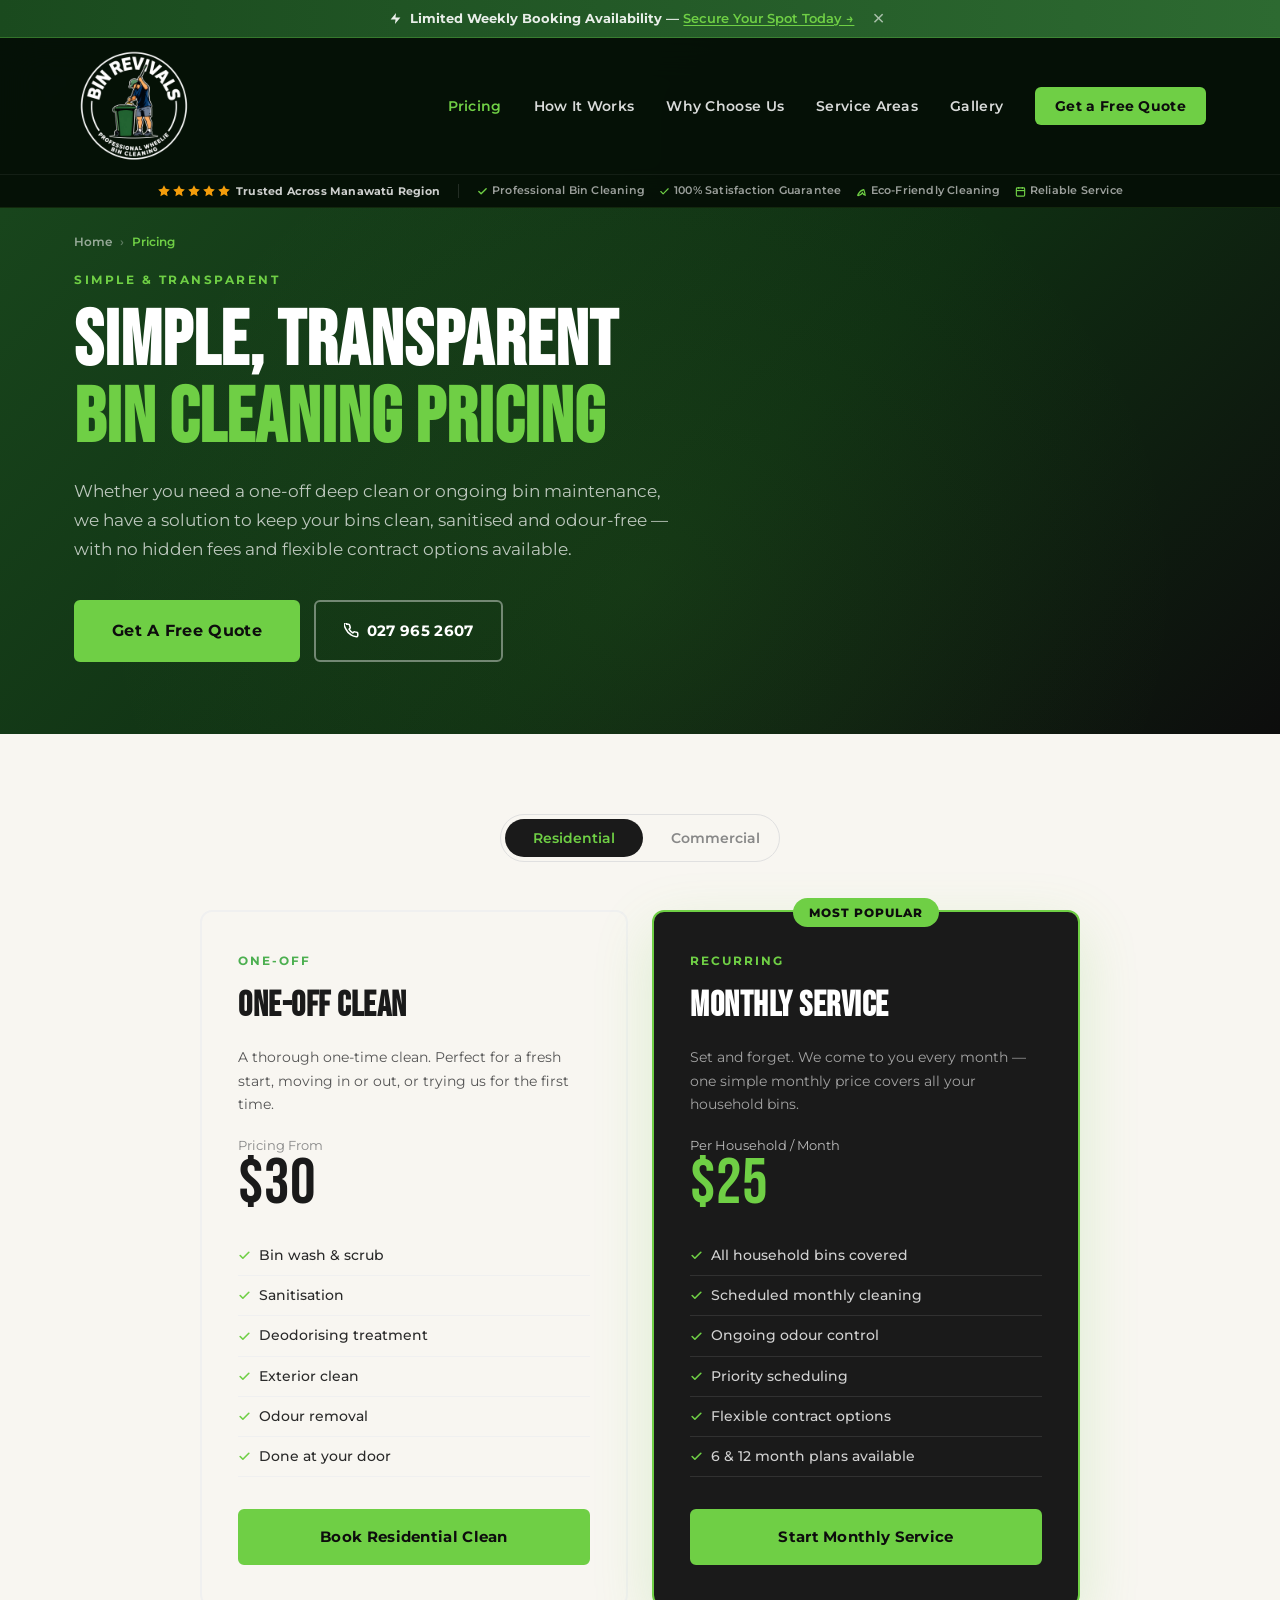
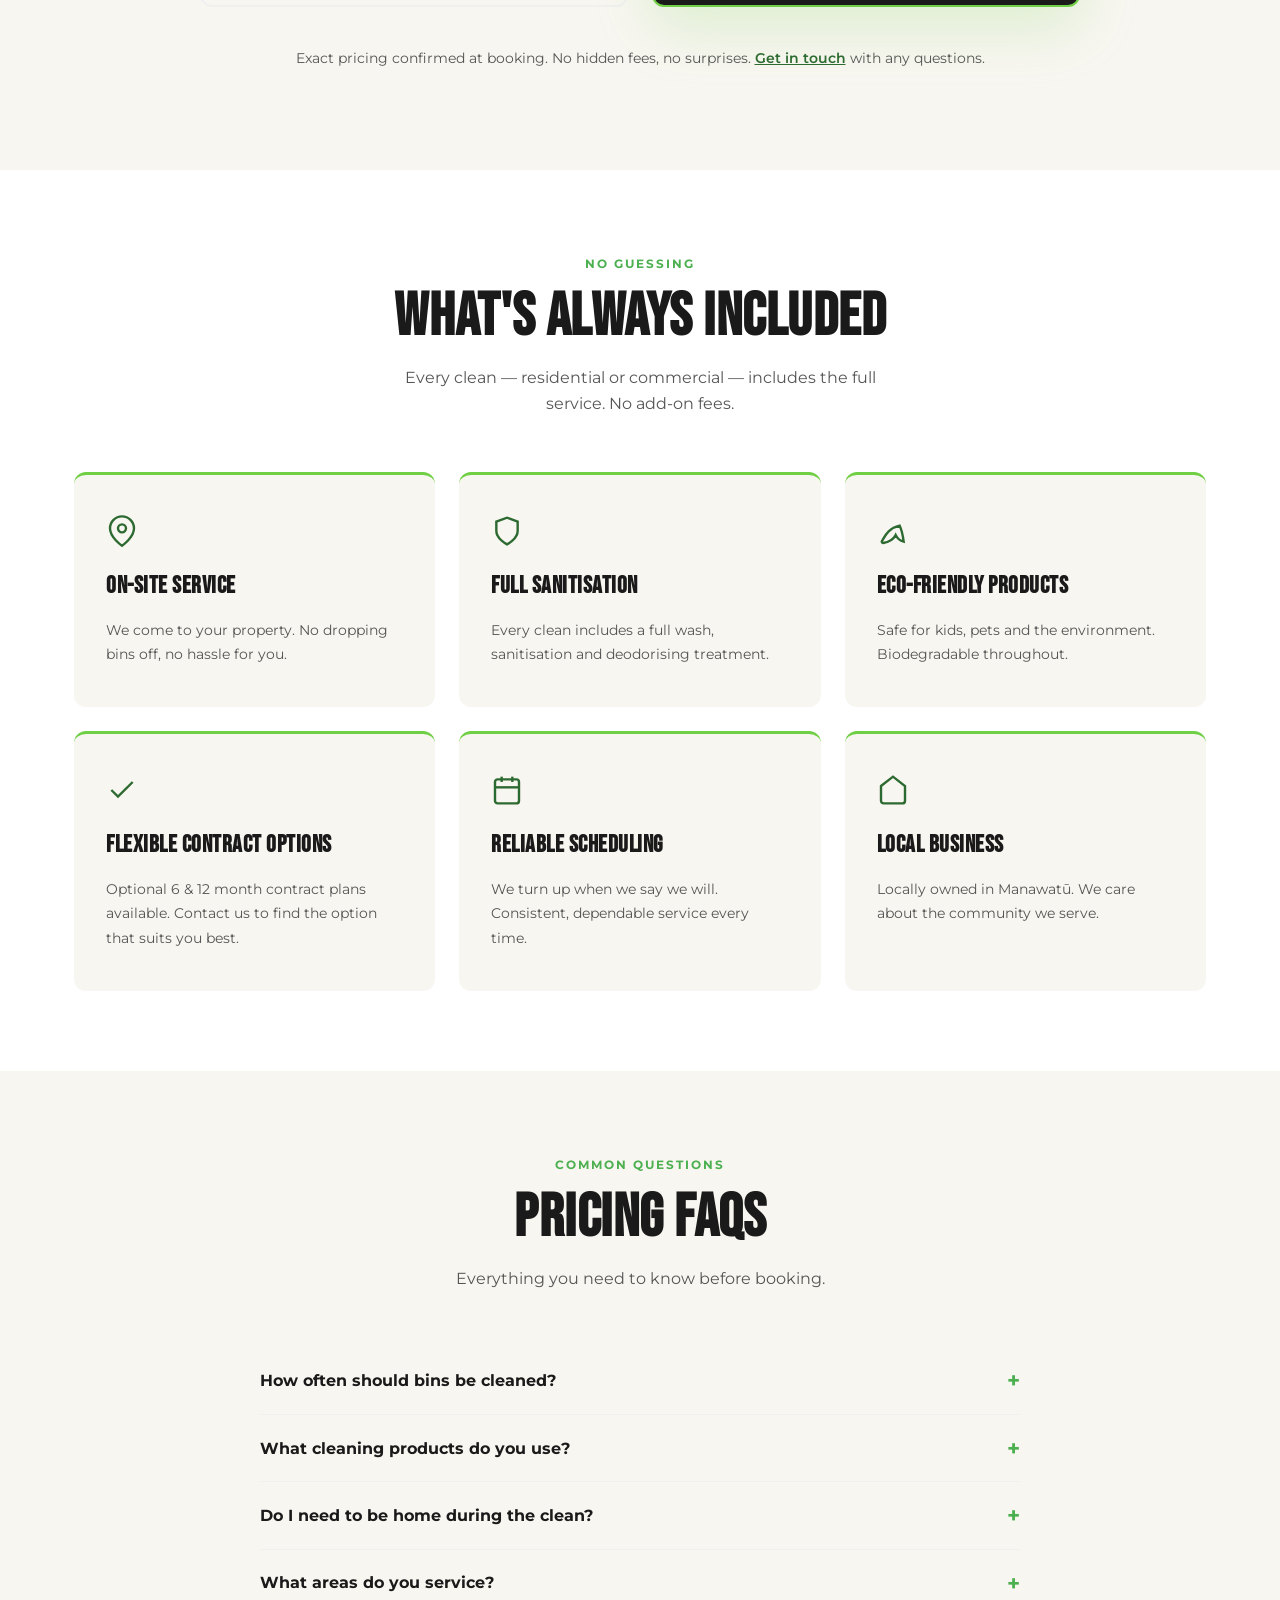
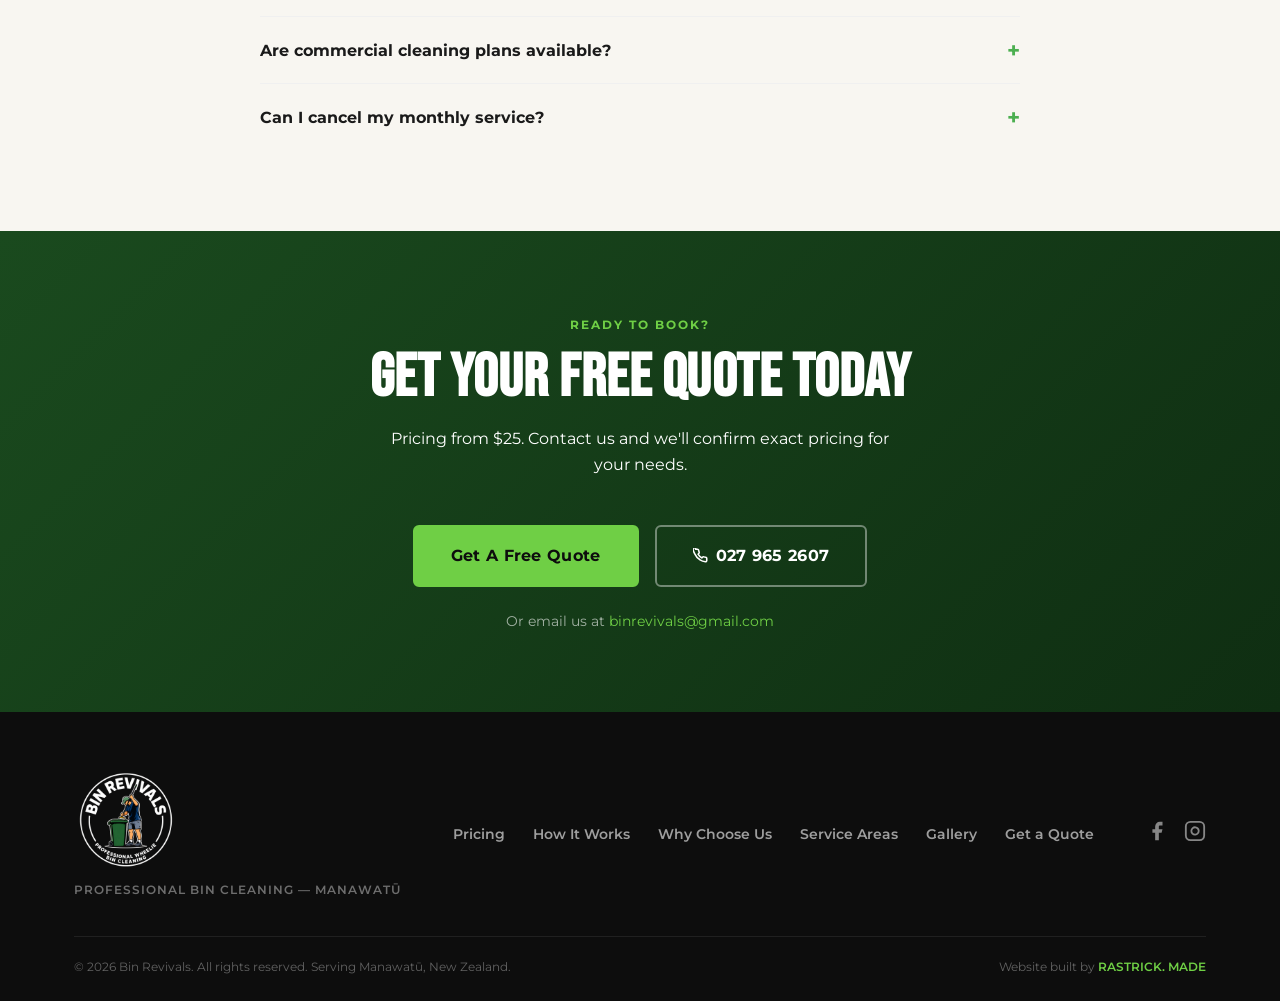
<file: bin-revivals/pricing.html>
<!DOCTYPE html>
<html lang="en">
<head>
  <meta charset="UTF-8" />
<!-- Google tag (gtag.js) -->
  <script async src="https://www.googletagmanager.com/gtag/js?id=G-NXTNLJSG7B"></script>
  <script>
    window.dataLayer = window.dataLayer || [];
    function gtag(){dataLayer.push(arguments);}
    gtag('js', new Date());
    gtag('config', 'G-NXTNLJSG7B');
  </script>
  <meta name="viewport" content="width=device-width, initial-scale=1.0" />
  <link rel="canonical" href="https://binrevivals.co.nz/pricing.html" />
  <meta property="og:type" content="website" />
  <meta property="og:site_name" content="Bin Revivals" />
  <meta property="og:title" content="Bin Cleaning Prices Manawatū | From $25 | Bin Revivals" />
  <meta property="og:description" content="Clear, honest bin cleaning prices from $25. One-off or monthly. Flexible contract options. Serving all of Manawatū." />
  <meta property="og:image" content="https://binrevivals.co.nz/assets/images/og-image.jpg" />
  <meta property="og:image:width" content="3750" />
  <meta property="og:image:height" content="1969" />
  <meta property="og:image:alt" content="Bin Revivals — Transparent bin cleaning prices from $25. Residential and commercial service across Manawatū." />
  <meta name="description" content="Transparent bin cleaning prices from $25. One-off or monthly service for homes and businesses across Manawatū. Flexible contract options. Get a free quote." />
  <title>Bin Cleaning Prices Manawatū | From $25 | Bin Revivals</title>
  <meta property="og:url" content="https://binrevivals.co.nz/pricing.html" />
  <meta name="twitter:card" content="summary_large_image" />
  <meta name="twitter:title" content="Bin Cleaning Prices Manawatū | From $25 | Bin Revivals" />
  <meta name="twitter:description" content="Clear, honest bin cleaning prices from $25. One-off or monthly. Flexible contract options. Serving all of Manawatū." />
  <meta name="twitter:image" content="https://binrevivals.co.nz/assets/images/og-image.jpg" />
  <meta name="theme-color" content="#1a4a1e" />
  <link rel="icon" href="assets/images/main-logo-web.png" type="image/png" />
  <link rel="preconnect" href="https://fonts.googleapis.com">
  <link rel="preconnect" href="https://fonts.gstatic.com" crossorigin>
  <link rel="preload" as="image" href="assets/images/main-logo-web.webp" type="image/webp" fetchpriority="high">
  <link rel="preload" as="style" href="https://fonts.googleapis.com/css2?family=Bebas+Neue&family=Montserrat:wght@400;500;600;700;800&display=swap" onload="this.onload=null;this.rel='stylesheet'">
  <noscript><link rel="stylesheet" href="https://fonts.googleapis.com/css2?family=Bebas+Neue&family=Montserrat:wght@400;500;600;700;800&display=swap"></noscript>
  <link rel="stylesheet" href="style.css" />

  <script type="application/ld+json">
  {
    "@context": "https://schema.org",
    "@graph": [
      {
        "@type": "LocalBusiness",
        "@id": "https://binrevivals.co.nz/#business",
        "name": "Bin Revivals",
        "description": "Professional wheelie bin cleaning across the Manawatū region.",
        "telephone": "+64279652607",
        "email": "binrevivals@gmail.com",
        "address": {"@type":"PostalAddress","addressLocality":"Palmerston North","addressRegion":"Manawatū-Whanganui","addressCountry":"NZ"},
        "areaServed": "Manawatū Region, New Zealand",
        "priceRange": "$"
      },
      {
        "@type": "BreadcrumbList",
        "itemListElement": [
          {"@type":"ListItem","position":1,"name":"Home","item":"https://binrevivals.co.nz/"},
          {"@type":"ListItem","position":2,"name":"Pricing","item":"https://binrevivals.co.nz/pricing.html"}
        ]
      },
      {
        "@type": "FAQPage",
        "mainEntity": [
          {"@type":"Question","name":"How often should bins be cleaned?","acceptedAnswer":{"@type":"Answer","text":"We recommend a monthly clean for most households. Bins collect bacteria, mould and odours quickly after each weekly collection — especially in summer. Monthly cleaning keeps them hygienic year-round."}},
          {"@type":"Question","name":"What cleaning products do you use?","acceptedAnswer":{"@type":"Answer","text":"All our products are eco-friendly, biodegradable and non-toxic. They're tough on bacteria and odours but safe for children, pets and New Zealand's waterways."}},
          {"@type":"Question","name":"Do I need to be home during the clean?","acceptedAnswer":{"@type":"Answer","text":"Not at all. As long as your bins are accessible we can complete the service without you being home. We'll let you know when we're done."}},
          {"@type":"Question","name":"What areas do you service?","acceptedAnswer":{"@type":"Answer","text":"We service the entire Manawatū region including Palmerston North, Feilding, Levin, Foxton, Ashhurst, Shannon, Tokomaru and 20+ surrounding towns and suburbs."}},
          {"@type":"Question","name":"Are commercial cleaning plans available?","acceptedAnswer":{"@type":"Answer","text":"Yes. We currently offer commercial bin cleaning for 240L bins. 660L bin services will be introduced in the future as we expand our equipment capabilities."}}
        ]
      }
    ]
  }
  </script>


  <script type="application/ld+json">
  {
  "@context": "https://schema.org",
  "@type": "WebPage",
  "name": "Bin Cleaning Prices Manawatū | From $25 | Bin Revivals",
  "url": "https://binrevivals.co.nz/pricing.html",
  "description": "Transparent bin cleaning prices from $25. One-off or monthly service for homes and businesses across Manawatū.",
  "isPartOf": {"@id": "https://binrevivals.co.nz/#website"},
  "breadcrumb": {
    "@type": "BreadcrumbList",
    "itemListElement": [
      {"@type": "ListItem", "position": 1, "name": "Home", "item": "https://binrevivals.co.nz/"},
      {"@type": "ListItem", "position": 2, "name": "Pricing", "item": "https://binrevivals.co.nz/pricing.html"}
    ]
  }
}
  </script>
</head>
<body>

  <!-- FLOATING QUOTE BUTTON -->
  <a href="index.html#book" class="floating-cta visible" id="floatingCta" aria-label="Get a free quote">
    <svg width="22" height="22" viewBox="0 0 24 24" fill="none" stroke="currentColor" stroke-width="2.5"><path d="M21 15a2 2 0 01-2 2H7l-4 4V5a2 2 0 012-2h14a2 2 0 012 2z"/></svg>
    <span>Free Quote</span>
  </a>

  <!-- URGENCY BAR -->
  <div class="urgency-bar" id="urgencyBar">
    <div class="urgency-bar__inner">
      <span class="urgency-bar__icon"><svg width="13" height="13" viewBox="0 0 24 24" fill="currentColor" aria-hidden="true"><polygon points="13 2 3 14 12 14 11 22 21 10 12 10 13 2"/></svg></span>
      <p><strong>Limited Weekly Booking Availability</strong> — <a href="index.html#book">Secure Your Spot Today &rarr;</a></p>
    </div>
    <button class="urgency-bar__close" id="urgencyClose" aria-label="Close">&times;</button>
  </div>

  <header class="site-header" id="siteHeader">

  <!-- NAV -->
  <nav class="nav" id="navbar">
    <div class="nav__inner">
      <a href="index.html" class="nav__logo">
                  <picture>
                  <source srcset="assets/images/main-logo-web.webp" type="image/webp">
                  <img src="assets/images/main-logo-web.png"
               alt="Bin Revivals logo — Professional Bin Cleaning Manawatū"
               width="600" height="600"
               fetchpriority="high"
               loading="eager"
               decoding="async" />
                  </picture>
      </a>
      <button class="nav__burger" id="burgerBtn" aria-label="Open menu">
        <span></span><span></span><span></span>
      </button>
      <ul class="nav__links" id="navLinks">
        <li class="nav__links-home"><a href="index.html">Home</a></li>
        <li><a href="pricing.html" style="color:var(--green-lime)" aria-current="page">Pricing</a></li>
        <li><a href="how-it-works.html">How It Works</a></li>
        <li><a href="why-us.html">Why Choose Us</a></li>
        <li><a href="service-areas.html">Service Areas</a></li>
        <li><a href="gallery.html">Gallery</a></li>
        <li><a href="index.html#book" class="nav__cta">Get a Free Quote</a></li>
      </ul>
    </div>
  </nav>
  <div class="nav-trust-bar" id="navTrustBar" role="complementary" aria-label="Trust signals">
    <div class="container">
      <div class="nav-trust-bar__inner">
        <div class="nav-trust-bar__rating">
          <span class="nav-trust-bar__stars"><svg width="14" height="14" viewBox="0 0 24 24" fill="#f59e0b" aria-hidden="true"><polygon points="12 2 15.09 8.26 22 9.27 17 14.14 18.18 21.02 12 17.77 5.82 21.02 7 14.14 2 9.27 8.91 8.26 12 2"/></svg><svg width="14" height="14" viewBox="0 0 24 24" fill="#f59e0b" aria-hidden="true"><polygon points="12 2 15.09 8.26 22 9.27 17 14.14 18.18 21.02 12 17.77 5.82 21.02 7 14.14 2 9.27 8.91 8.26 12 2"/></svg><svg width="14" height="14" viewBox="0 0 24 24" fill="#f59e0b" aria-hidden="true"><polygon points="12 2 15.09 8.26 22 9.27 17 14.14 18.18 21.02 12 17.77 5.82 21.02 7 14.14 2 9.27 8.91 8.26 12 2"/></svg><svg width="14" height="14" viewBox="0 0 24 24" fill="#f59e0b" aria-hidden="true"><polygon points="12 2 15.09 8.26 22 9.27 17 14.14 18.18 21.02 12 17.77 5.82 21.02 7 14.14 2 9.27 8.91 8.26 12 2"/></svg><svg width="14" height="14" viewBox="0 0 24 24" fill="#f59e0b" aria-hidden="true"><polygon points="12 2 15.09 8.26 22 9.27 17 14.14 18.18 21.02 12 17.77 5.82 21.02 7 14.14 2 9.27 8.91 8.26 12 2"/></svg></span>
          <span class="nav-trust-bar__region">Trusted Across Manawatū Region</span>
        </div>
        <div class="nav-trust-bar__sep" aria-hidden="true"></div>
        <div class="nav-trust-bar__points">
          <span class="nav-trust-bar__point">
            <svg width="11" height="11" viewBox="0 0 24 24" fill="none" stroke="currentColor" stroke-width="3" stroke-linecap="round" stroke-linejoin="round" aria-hidden="true"><polyline points="20,6 9,17 4,12"/></svg>
            Professional Bin Cleaning
          </span>
          <span class="nav-trust-bar__point">
            <svg width="11" height="11" viewBox="0 0 24 24" fill="none" stroke="currentColor" stroke-width="2.5" stroke-linecap="round" stroke-linejoin="round" aria-hidden="true"><polyline points="20,6 9,17 4,12"/></svg>
            100% Satisfaction Guarantee
          </span>
          <span class="nav-trust-bar__point">
            <svg width="11" height="11" viewBox="0 0 24 24" fill="none" stroke="currentColor" stroke-width="2.5" aria-hidden="true"><path d="M17 8C8 10 5.9 16.17 3.82 19.34A1 1 0 004.6 21C8 20.5 12 19 14 15c2 4 6 5 6 5s-1-8-3-12z"/></svg>
            Eco-Friendly Cleaning
          </span>
          <span class="nav-trust-bar__point">
            <svg width="11" height="11" viewBox="0 0 24 24" fill="none" stroke="currentColor" stroke-width="2.5" aria-hidden="true"><rect x="3" y="4" width="18" height="18" rx="2"/><line x1="16" y1="2" x2="16" y2="6"/><line x1="8" y1="2" x2="8" y2="6"/><line x1="3" y1="10" x2="21" y2="10"/></svg>
            Reliable Service
          </span>
        </div>
      </div>
    </div>
  </div>
  </header><!-- /.site-header -->

  <!-- HERO -->
  <section class="sa-page-hero page-hero">
    <div class="container">
      <div class="sa-page-hero__inner">
        <nav class="breadcrumb" aria-label="Breadcrumb">
          <a href="index.html">Home</a>
          <span class="breadcrumb__sep">›</span>
          <span class="breadcrumb__current">Pricing</span>
        </nav>
        <p class="sa-page-hero__eyebrow">Simple &amp; Transparent</p>
        <h1 class="sa-page-hero__title">Simple, Transparent<br/><span>Bin Cleaning Pricing</span></h1>
        <p class="sa-page-hero__sub">Whether you need a one-off deep clean or ongoing bin maintenance, we have a solution to keep your bins clean, sanitised and odour-free — with no hidden fees and flexible contract options available.</p>
        <div class="sa-page-hero__actions">
          <a href="index.html#book" class="btn btn--primary btn--lg">Get A Free Quote</a>
          <a href="tel:0279652607" class="btn btn--ghost"><svg width="15" height="15" viewBox="0 0 24 24" fill="none" stroke="currentColor" stroke-width="2.5" stroke-linecap="round" stroke-linejoin="round" aria-hidden="true"><path d="M22 16.92v3a2 2 0 01-2.18 2 19.79 19.79 0 01-8.63-3.07A19.5 19.5 0 013.07 9.81a19.79 19.79 0 01-3.07-8.67A2 2 0 014.11 2h3a2 2 0 012 1.72c.127.96.361 1.903.7 2.81a2 2 0 01-.45 2.11L8.09 9.91a16 16 0 006 6l1.27-1.27a2 2 0 012.11-.45c.907.339 1.85.573 2.81.7A2 2 0 0122 16.92z"/></svg> 027 965 2607</a>
        </div>
      </div>
    </div>
  </section>

  <!-- PRICING TABS -->
  <section class="pricing" id="pricing" style="padding:80px 0 100px; background:var(--cream);">
    <div class="container">

      <div class="pricing-tabs__header" role="tablist">
        <button class="pricing-tab-btn active" role="tab" aria-selected="true" aria-controls="tab-residential" id="btn-residential">Residential</button>
        <button class="pricing-tab-btn" role="tab" aria-selected="false" aria-controls="tab-commercial" id="btn-commercial">Commercial</button>
      </div>

      <!-- RESIDENTIAL TAB -->
      <div class="pricing-tab-panel active" id="tab-residential" role="tabpanel" aria-labelledby="btn-residential">
        <div class="pricing__card">
          <div class="pricing__tag">One-Off</div>
          <h3 class="pricing__name">One-Off Clean</h3>
          <p class="pricing__desc">A thorough one-time clean. Perfect for a fresh start, moving in or out, or trying us for the first time.</p>
          <div style="margin:24px 0 20px;">
            <p style="font-size:0.8rem;color:#888;margin-bottom:0;line-height:1;">Pricing From</p>
            <p style="font-family:var(--font-display);font-size:4rem;line-height:1;color:var(--off-black);margin:0;">$30</p>
          </div>
          <ul class="pricing__features">
            <li><svg width="13" height="13" viewBox="0 0 24 24" fill="none" stroke="currentColor" stroke-width="3" stroke-linecap="round" stroke-linejoin="round" aria-hidden="true"><polyline points="20 6 9 17 4 12"/></svg> Bin wash &amp; scrub</li>
            <li><svg width="13" height="13" viewBox="0 0 24 24" fill="none" stroke="currentColor" stroke-width="3" stroke-linecap="round" stroke-linejoin="round" aria-hidden="true"><polyline points="20 6 9 17 4 12"/></svg> Sanitisation</li>
            <li><svg width="13" height="13" viewBox="0 0 24 24" fill="none" stroke="currentColor" stroke-width="3" stroke-linecap="round" stroke-linejoin="round" aria-hidden="true"><polyline points="20 6 9 17 4 12"/></svg> Deodorising treatment</li>
            <li><svg width="13" height="13" viewBox="0 0 24 24" fill="none" stroke="currentColor" stroke-width="3" stroke-linecap="round" stroke-linejoin="round" aria-hidden="true"><polyline points="20 6 9 17 4 12"/></svg> Exterior clean</li>
            <li><svg width="13" height="13" viewBox="0 0 24 24" fill="none" stroke="currentColor" stroke-width="3" stroke-linecap="round" stroke-linejoin="round" aria-hidden="true"><polyline points="20 6 9 17 4 12"/></svg> Odour removal</li>
            <li><svg width="13" height="13" viewBox="0 0 24 24" fill="none" stroke="currentColor" stroke-width="3" stroke-linecap="round" stroke-linejoin="round" aria-hidden="true"><polyline points="20 6 9 17 4 12"/></svg> Done at your door</li>
          </ul>
          <a href="index.html#book" class="btn btn--primary btn--full">Book Residential Clean</a>
        </div>
        <div class="pricing__card pricing__card--featured">
          <div class="pricing__badge">Most Popular</div>
          <div class="pricing__tag">Recurring</div>
          <h3 class="pricing__name">Monthly Service</h3>
          <p class="pricing__desc">Set and forget. We come to you every month — one simple monthly price covers all your household bins.</p>
          <div style="margin:24px 0 20px;">
            <p style="font-size:0.8rem;color:rgba(255,255,255,0.7);margin-bottom:0;line-height:1;">Per Household / Month</p>
            <p style="font-family:var(--font-display);font-size:4rem;line-height:1;color:var(--green-lime);margin:0;">$25</p>
          </div>
          <ul class="pricing__features">
            <li><svg width="13" height="13" viewBox="0 0 24 24" fill="none" stroke="currentColor" stroke-width="3" stroke-linecap="round" stroke-linejoin="round" aria-hidden="true"><polyline points="20 6 9 17 4 12"/></svg> All household bins covered</li>
            <li><svg width="13" height="13" viewBox="0 0 24 24" fill="none" stroke="currentColor" stroke-width="3" stroke-linecap="round" stroke-linejoin="round" aria-hidden="true"><polyline points="20 6 9 17 4 12"/></svg> Scheduled monthly cleaning</li>
            <li><svg width="13" height="13" viewBox="0 0 24 24" fill="none" stroke="currentColor" stroke-width="3" stroke-linecap="round" stroke-linejoin="round" aria-hidden="true"><polyline points="20 6 9 17 4 12"/></svg> Ongoing odour control</li>
            <li><svg width="13" height="13" viewBox="0 0 24 24" fill="none" stroke="currentColor" stroke-width="3" stroke-linecap="round" stroke-linejoin="round" aria-hidden="true"><polyline points="20 6 9 17 4 12"/></svg> Priority scheduling</li>
            <li><svg width="13" height="13" viewBox="0 0 24 24" fill="none" stroke="currentColor" stroke-width="3" stroke-linecap="round" stroke-linejoin="round" aria-hidden="true"><polyline points="20 6 9 17 4 12"/></svg> Flexible contract options</li>
            <li><svg width="13" height="13" viewBox="0 0 24 24" fill="none" stroke="currentColor" stroke-width="3" stroke-linecap="round" stroke-linejoin="round" aria-hidden="true"><polyline points="20 6 9 17 4 12"/></svg> 6 &amp; 12 month plans available</li>
          </ul>
          <a href="index.html#book" class="btn btn--primary btn--full">Start Monthly Service</a>
        </div>
      </div>

      <!-- COMMERCIAL TAB -->
      <div class="pricing-tab-panel" id="tab-commercial" role="tabpanel" aria-labelledby="btn-commercial">
        <div class="pricing__card">
          <div class="pricing__tag">One-Off</div>
          <h3 class="pricing__name">One-Off Commercial</h3>
          <p style="font-size:0.8rem;color:var(--green-dark);font-weight:600;margin:6px 0 0;padding:0;">Currently servicing 240L bins only</p>
          <p class="pricing__desc" style="margin-top:10px;">A thorough one-off commercial clean for businesses needing a fresh start or a seasonal deep clean.</p>
          <div style="margin:24px 0 20px;">
            <p style="font-size:0.8rem;color:#888;margin-bottom:4px;line-height:1;">Pricing</p>
            <p style="font-family:var(--font-display);font-size:2.2rem;line-height:1;color:var(--off-black);margin:0;">Contact For Pricing</p>
          </div>
          <ul class="pricing__features">
            <li><svg width="13" height="13" viewBox="0 0 24 24" fill="none" stroke="currentColor" stroke-width="3" stroke-linecap="round" stroke-linejoin="round" aria-hidden="true"><polyline points="20 6 9 17 4 12"/></svg> 240L commercial wheelie bins</li>
            <li><svg width="13" height="13" viewBox="0 0 24 24" fill="none" stroke="currentColor" stroke-width="3" stroke-linecap="round" stroke-linejoin="round" aria-hidden="true"><polyline points="20 6 9 17 4 12"/></svg> Shared waste areas</li>
            <li><svg width="13" height="13" viewBox="0 0 24 24" fill="none" stroke="currentColor" stroke-width="3" stroke-linecap="round" stroke-linejoin="round" aria-hidden="true"><polyline points="20 6 9 17 4 12"/></svg> Multi-bin cleaning</li>
            <li><svg width="13" height="13" viewBox="0 0 24 24" fill="none" stroke="currentColor" stroke-width="3" stroke-linecap="round" stroke-linejoin="round" aria-hidden="true"><polyline points="20 6 9 17 4 12"/></svg> Deodorising treatment</li>
            <li><svg width="13" height="13" viewBox="0 0 24 24" fill="none" stroke="currentColor" stroke-width="3" stroke-linecap="round" stroke-linejoin="round" aria-hidden="true"><polyline points="20 6 9 17 4 12"/></svg> On-site service</li>
          </ul>
          <a href="index.html#book" class="btn btn--primary btn--full">Request Quote</a>
        </div>
        <div class="pricing__card pricing__card--featured">
          <div class="pricing__badge">Best Value</div>
          <div class="pricing__tag">Monthly</div>
          <h3 class="pricing__name">Monthly Commercial</h3>
          <p style="font-size:0.8rem;color:var(--green-lime);font-weight:600;margin:6px 0 0;padding:0;">Currently servicing 240L bins only</p>
          <p class="pricing__desc" style="margin-top:10px;">Set and forget. Tailored recurring plans for businesses, offices, restaurants and multi-site operations.</p>
          <div style="margin:24px 0 20px;">
            <p style="font-size:0.8rem;color:rgba(255,255,255,0.7);margin-bottom:4px;line-height:1;">Pricing</p>
            <p style="font-family:var(--font-display);font-size:2.2rem;line-height:1;color:var(--green-lime);margin:0;">Custom Pricing</p>
          </div>
          <ul class="pricing__features">
            <li><svg width="13" height="13" viewBox="0 0 24 24" fill="none" stroke="currentColor" stroke-width="3" stroke-linecap="round" stroke-linejoin="round" aria-hidden="true"><polyline points="20 6 9 17 4 12"/></svg> Scheduled monthly servicing</li>
            <li><svg width="13" height="13" viewBox="0 0 24 24" fill="none" stroke="currentColor" stroke-width="3" stroke-linecap="round" stroke-linejoin="round" aria-hidden="true"><polyline points="20 6 9 17 4 12"/></svg> Multi-bin &amp; multi-site options</li>
            <li><svg width="13" height="13" viewBox="0 0 24 24" fill="none" stroke="currentColor" stroke-width="3" stroke-linecap="round" stroke-linejoin="round" aria-hidden="true"><polyline points="20 6 9 17 4 12"/></svg> Property managers &amp; body corporates</li>
            <li><svg width="13" height="13" viewBox="0 0 24 24" fill="none" stroke="currentColor" stroke-width="3" stroke-linecap="round" stroke-linejoin="round" aria-hidden="true"><polyline points="20 6 9 17 4 12"/></svg> Flexible scheduling</li>
            <li><svg width="13" height="13" viewBox="0 0 24 24" fill="none" stroke="currentColor" stroke-width="3" stroke-linecap="round" stroke-linejoin="round" aria-hidden="true"><polyline points="20 6 9 17 4 12"/></svg> Priority service</li>
            <li><svg width="13" height="13" viewBox="0 0 24 24" fill="none" stroke="currentColor" stroke-width="3" stroke-linecap="round" stroke-linejoin="round" aria-hidden="true"><polyline points="20 6 9 17 4 12"/></svg> Ongoing odour &amp; bacteria control</li>
          </ul>
          <a href="index.html#book" class="btn btn--primary btn--full">Request Monthly Quote</a>
        </div>
      </div>

      <p class="pricing__note" style="margin-top:40px;text-align:center;">Exact pricing confirmed at booking. No hidden fees, no surprises. <a href="index.html#book">Get in touch</a> with any questions.</p>
    </div>
  </section>

  <!-- WHY PRICING IS FAIR -->
  <section class="location-section" style="background:var(--white);padding:80px 0;">
    <div class="container">
      <div class="section-header">
        <p class="section-label">No Guessing</p>
        <h2 class="section-title">What's Always Included</h2>
        <p class="section-sub">Every clean — residential or commercial — includes the full service. No add-on fees.</p>
      </div>
      <div class="trust-grid" style="margin-top:48px;">
        <div class="trust-card">
          <div class="trust-card__icon">
            <svg width="32" height="32" viewBox="0 0 24 24" fill="none" stroke="currentColor" stroke-width="1.8"><path d="M21 10c0 7-9 13-9 13s-9-6-9-13a9 9 0 0118 0z"/><circle cx="12" cy="10" r="3"/></svg>
          </div>
          <h3 class="trust-card__title">On-Site Service</h3>
          <p class="trust-card__desc">We come to your property. No dropping bins off, no hassle for you.</p>
        </div>
        <div class="trust-card">
          <div class="trust-card__icon">
            <svg width="32" height="32" viewBox="0 0 24 24" fill="none" stroke="currentColor" stroke-width="1.8"><path d="M12 22s8-4 8-10V5l-8-3-8 3v7c0 6 8 10 8 10z"/></svg>
          </div>
          <h3 class="trust-card__title">Full Sanitisation</h3>
          <p class="trust-card__desc">Every clean includes a full wash, sanitisation and deodorising treatment.</p>
        </div>
        <div class="trust-card">
          <div class="trust-card__icon">
            <svg width="32" height="32" viewBox="0 0 24 24" fill="none" stroke="currentColor" stroke-width="1.8"><path d="M17 8C8 10 5.9 16.17 3.82 19.34A1 1 0 004.6 21C8 20.5 12 19 14 15c2 4 6 5 6 5s-1-8-3-12z"/></svg>
          </div>
          <h3 class="trust-card__title">Eco-Friendly Products</h3>
          <p class="trust-card__desc">Safe for kids, pets and the environment. Biodegradable throughout.</p>
        </div>
        <div class="trust-card">
          <div class="trust-card__icon">
            <svg width="32" height="32" viewBox="0 0 24 24" fill="none" stroke="currentColor" stroke-width="1.8"><polyline points="20,6 9,17 4,12"/></svg>
          </div>
          <h3 class="trust-card__title">Flexible Contract Options</h3>
          <p class="trust-card__desc">Optional 6 &amp; 12 month contract plans available. Contact us to find the option that suits you best.</p>
        </div>
        <div class="trust-card">
          <div class="trust-card__icon">
            <svg width="32" height="32" viewBox="0 0 24 24" fill="none" stroke="currentColor" stroke-width="1.8"><rect x="3" y="4" width="18" height="18" rx="2"/><line x1="16" y1="2" x2="16" y2="6"/><line x1="8" y1="2" x2="8" y2="6"/><line x1="3" y1="10" x2="21" y2="10"/></svg>
          </div>
          <h3 class="trust-card__title">Reliable Scheduling</h3>
          <p class="trust-card__desc">We turn up when we say we will. Consistent, dependable service every time.</p>
        </div>
        <div class="trust-card">
          <div class="trust-card__icon">
            <svg width="32" height="32" viewBox="0 0 24 24" fill="none" stroke="currentColor" stroke-width="1.8"><path d="M3 9l9-7 9 7v11a2 2 0 01-2 2H5a2 2 0 01-2-2z"/></svg>
          </div>
          <h3 class="trust-card__title">Local Business</h3>
          <p class="trust-card__desc">Locally owned in Manawatū. We care about the community we serve.</p>
        </div>
      </div>
    </div>
  </section>

  <!-- FAQ -->
  <section class="location-section location-section--alt" style="padding:80px 0;">
    <div class="container">
      <div class="section-header">
        <p class="section-label">Common Questions</p>
        <h2 class="section-title">Pricing FAQs</h2>
        <p class="section-sub">Everything you need to know before booking.</p>
      </div>
      <div class="faq-list">
        <div class="faq-item">
          <button class="faq-question">How often should bins be cleaned? <span class="faq-icon">+</span></button>
          <div class="faq-answer"><p>We recommend a monthly clean for most households. Bins collect bacteria, mould and odours after each weekly collection — especially through the warmer months. Monthly cleaning keeps them consistently hygienic and odour-free. Our monthly recurring plan is our most popular option.</p></div>
        </div>
        <div class="faq-item">
          <button class="faq-question">What cleaning products do you use? <span class="faq-icon">+</span></button>
          <div class="faq-answer"><p>All products are eco-friendly, biodegradable and non-toxic. They're tough on bacteria, mould and odours but safe for children, pets and New Zealand's waterways. We're proud to operate in an environmentally responsible way throughout Manawatū.</p></div>
        </div>
        <div class="faq-item">
          <button class="faq-question">Do I need to be home during the clean? <span class="faq-icon">+</span></button>
          <div class="faq-answer"><p>No. As long as your bins are accessible — driveway or street-side — we can complete the service without you being home. We'll send you a notification when we're done. For monthly services, we also keep you updated on your scheduled clean date.</p></div>
        </div>
        <div class="faq-item">
          <button class="faq-question">What areas do you service? <span class="faq-icon">+</span></button>
          <div class="faq-answer"><p>We service the entire Manawatū region — Palmerston North and all suburbs, Feilding, Ashhurst, Levin, Foxton, Foxton Beach, Shannon, Bulls, Sanson, Tokomaru, Bunnythorpe, Longburn, Rongotea, Halcombe, Kairanga, Himatangi, Himatangi Beach and more. See our <a href="service-areas.html">Service Areas page</a> for the full list.</p></div>
        </div>
        <div class="faq-item">
          <button class="faq-question">Are commercial cleaning plans available? <span class="faq-icon">+</span></button>
          <div class="faq-answer"><p>Yes. We currently offer commercial bin cleaning for 240L bins. 660L bin services will be introduced in the future as we expand our equipment capabilities. Contact us to discuss a plan for your business.</p></div>
        </div>
        <div class="faq-item">
          <button class="faq-question">Can I cancel my monthly service? <span class="faq-icon">+</span></button>
          <div class="faq-answer"><p>Yes. However, a cancellation fee equal to 50% of the remaining contract value applies for customers on 6 or 12 month contract terms. Customers not on a contract term can cancel at any time with no fee — simply let us know a few days before your next scheduled service.</p></div>
        </div>
      </div>
    </div>
  </section>

  <!-- CTA -->
  <section class="book location-section location-section--dark" id="book-cta" style="padding:80px 0;">
    <div class="container">
      <div class="section-header section-header--light" style="margin-bottom:48px;">
        <p class="section-label section-label--light">Ready To Book?</p>
        <h2 class="section-title">Get Your Free Quote Today</h2>
        <p class="section-sub section-sub--light">Pricing from $25. Contact us and we'll confirm exact pricing for your needs.</p>
      </div>
      <div style="display:flex;gap:16px;justify-content:center;flex-wrap:wrap;">
        <a href="index.html#book" class="btn btn--primary btn--lg">Get A Free Quote</a>
        <a href="tel:0279652607" class="btn btn--ghost btn--lg"><svg width="15" height="15" viewBox="0 0 24 24" fill="none" stroke="currentColor" stroke-width="2.5" stroke-linecap="round" stroke-linejoin="round" aria-hidden="true"><path d="M22 16.92v3a2 2 0 01-2.18 2 19.79 19.79 0 01-8.63-3.07A19.5 19.5 0 013.07 9.81a19.79 19.79 0 01-3.07-8.67A2 2 0 014.11 2h3a2 2 0 012 1.72c.127.96.361 1.903.7 2.81a2 2 0 01-.45 2.11L8.09 9.91a16 16 0 006 6l1.27-1.27a2 2 0 012.11-.45c.907.339 1.85.573 2.81.7A2 2 0 0122 16.92z"/></svg> 027 965 2607</a>
      </div>
      <p style="text-align:center;color:rgba(255,255,255,0.6);font-size:0.85rem;margin-top:24px;">Or email us at <a href="mailto:binrevivals@gmail.com" style="color:var(--green-lime);">binrevivals@gmail.com</a></p>
    </div>
  </section>

  <!-- FOOTER -->
  <footer class="footer">
    <div class="container">
      <div class="footer__inner">
        <div class="footer__brand">
                      <picture>
                      <source srcset="assets/images/main-logo-web.webp" type="image/webp">
                      <img src="assets/images/main-logo-web.png"
                 alt="Bin Revivals — Wheelie Bin Cleaning Palmerston North"
                 class="footer__logo"
                 width="600" height="600"
                 loading="lazy"
                 decoding="async" />
                      </picture>
          <p class="footer__tagline">Professional Bin Cleaning — Manawatū</p>
        </div>
        <div class="footer__links">
          <a href="pricing.html">Pricing</a>
          <a href="how-it-works.html">How It Works</a>
          <a href="why-us.html">Why Choose Us</a>
          <a href="service-areas.html">Service Areas</a>
          <a href="gallery.html">Gallery</a>
          <a href="index.html#book">Get a Quote</a>
        </div>
        <div class="footer__social">
          <a href="https://facebook.com/BinRevivals" target="_blank" rel="noopener" aria-label="Facebook">
            <svg width="22" height="22" viewBox="0 0 24 24" fill="currentColor"><path d="M18 2h-3a5 5 0 00-5 5v3H7v4h3v8h4v-8h3l1-4h-4V7a1 1 0 011-1h3z"/></svg>
          </a>
          <a href="https://instagram.com/BinRevivals" target="_blank" rel="noopener" aria-label="Instagram">
            <svg width="22" height="22" viewBox="0 0 24 24" fill="none" stroke="currentColor" stroke-width="2"><rect x="2" y="2" width="20" height="20" rx="5" ry="5"/><path d="M16 11.37A4 4 0 1112.63 8 4 4 0 0116 11.37z"/><line x1="17.5" y1="6.5" x2="17.51" y2="6.5"/></svg>
          </a>
        </div>
      </div>
      <div class="footer__bottom">
        <p>&copy; 2026 Bin Revivals. All rights reserved. Serving Manawatū, New Zealand.</p>
        <p class="footer__credit">Website built by <a href="https://www.rastrick.com.au" target="_blank" rel="noopener">RASTRICK. MADE</a></p>
      </div>
    </div>
  </footer>

  <script src="script.js" defer></script>
  <script>
    (function initPricingTabs() {
      const btns   = document.querySelectorAll('.pricing-tab-btn');
      const panels = document.querySelectorAll('.pricing-tab-panel');
      btns.forEach(btn => {
        btn.addEventListener('click', () => {
          btns.forEach(b => { b.classList.remove('active'); b.setAttribute('aria-selected','false'); });
          panels.forEach(p => p.classList.remove('active'));
          btn.classList.add('active');
          btn.setAttribute('aria-selected','true');
          document.getElementById(btn.getAttribute('aria-controls')).classList.add('active');
        });
      });
    })();
  </script>
  <div class="sticky-mobile-cta" id="stickyMobileCta">
    <a href="index.html#book" class="btn btn--primary">Book A Clean</a>
    <a href="tel:0279652607" class="btn btn--ghost"><svg width="15" height="15" viewBox="0 0 24 24" fill="none" stroke="currentColor" stroke-width="2.5" stroke-linecap="round" stroke-linejoin="round" aria-hidden="true"><path d="M22 16.92v3a2 2 0 01-2.18 2 19.79 19.79 0 01-8.63-3.07A19.5 19.5 0 013.07 9.81a19.79 19.79 0 01-3.07-8.67A2 2 0 014.11 2h3a2 2 0 012 1.72c.127.96.361 1.903.7 2.81a2 2 0 01-.45 2.11L8.09 9.91a16 16 0 006 6l1.27-1.27a2 2 0 012.11-.45c.907.339 1.85.573 2.81.7A2 2 0 0122 16.92z"/></svg> Call Now</a>
  </div>

</body>
</html>
</file>
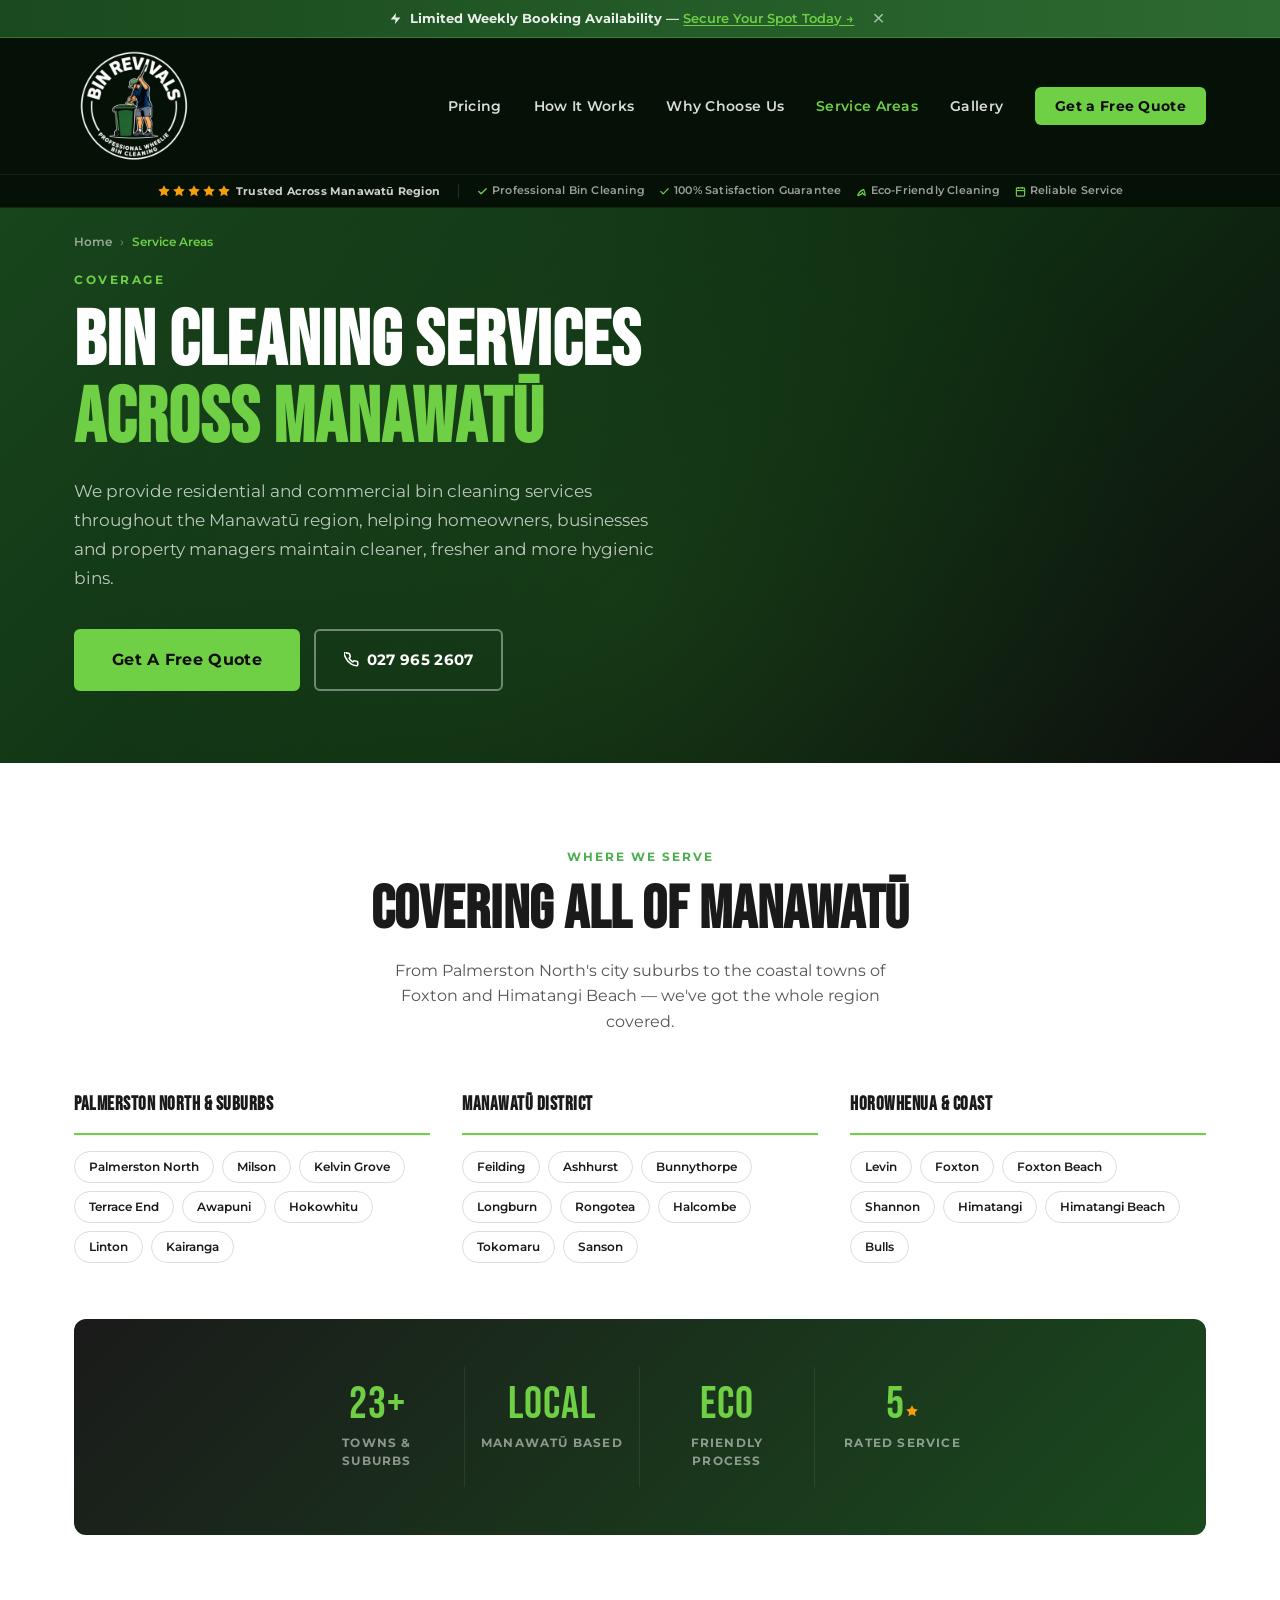
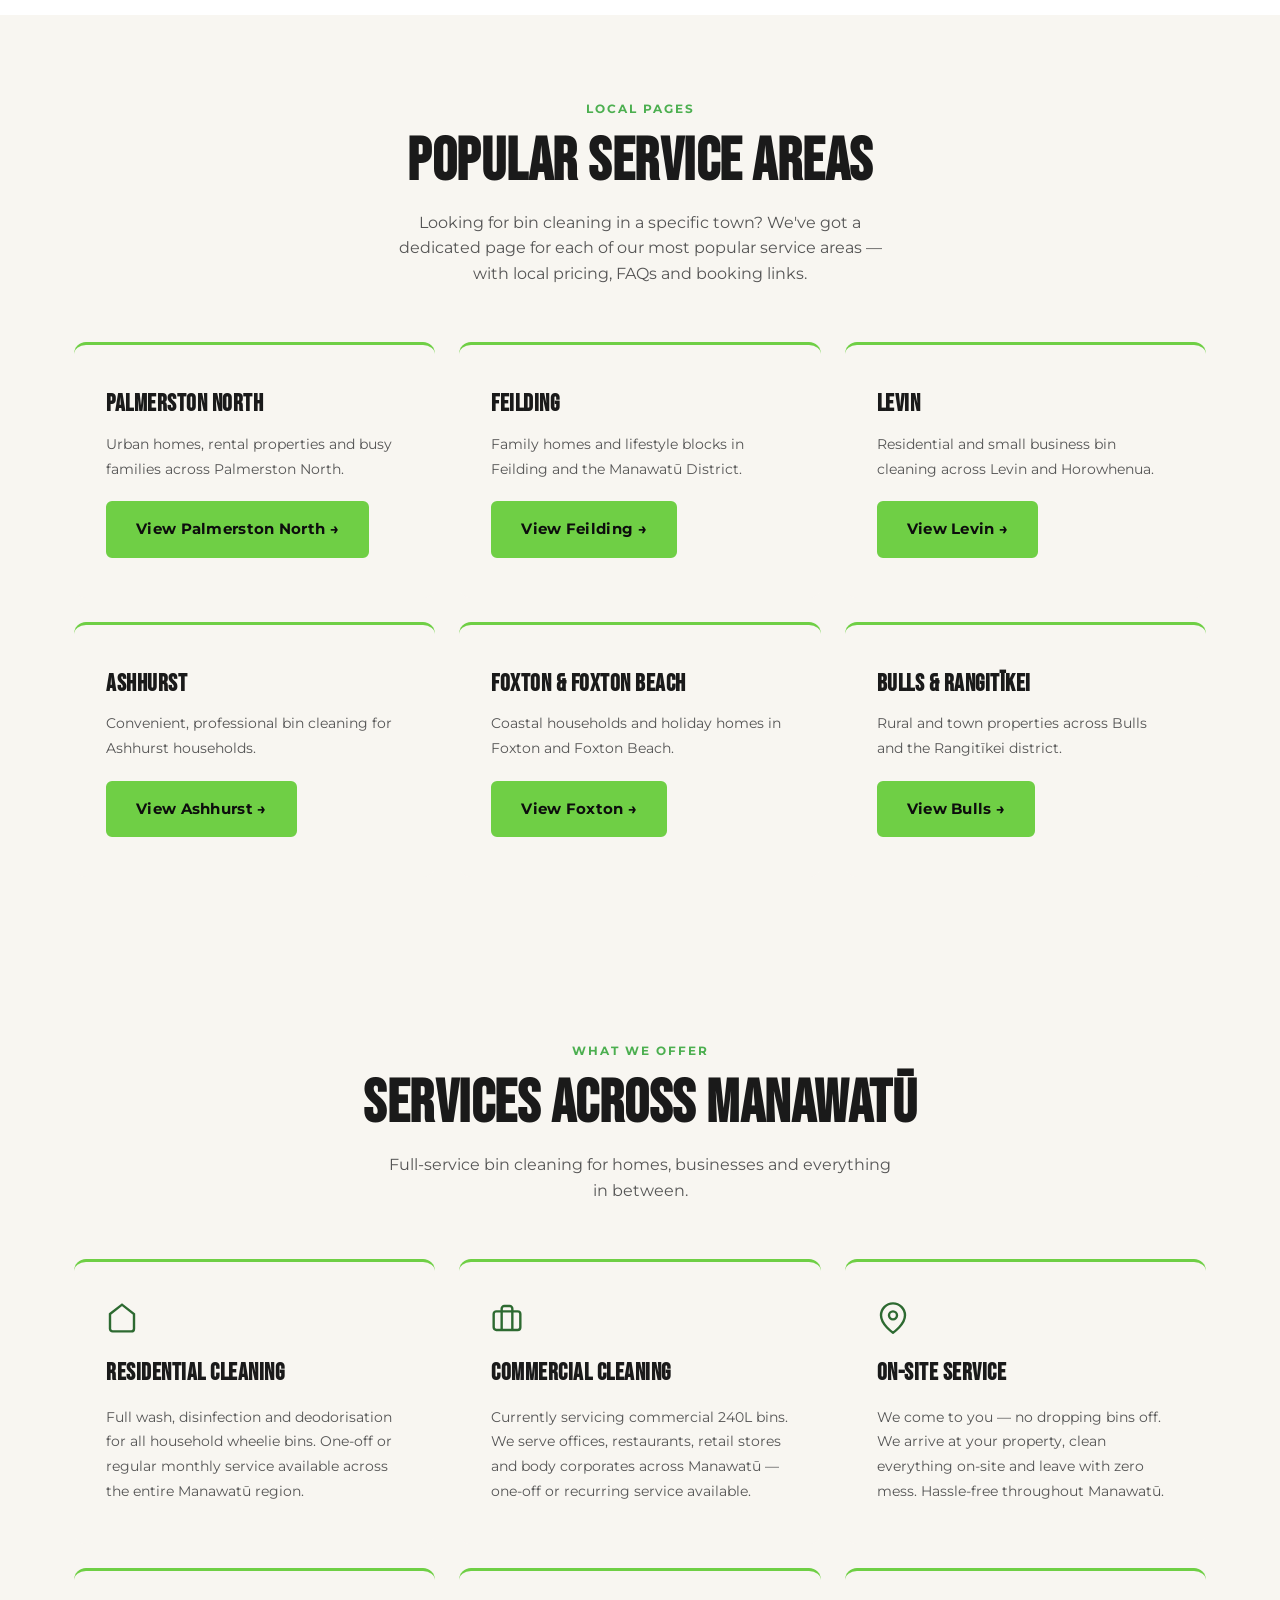
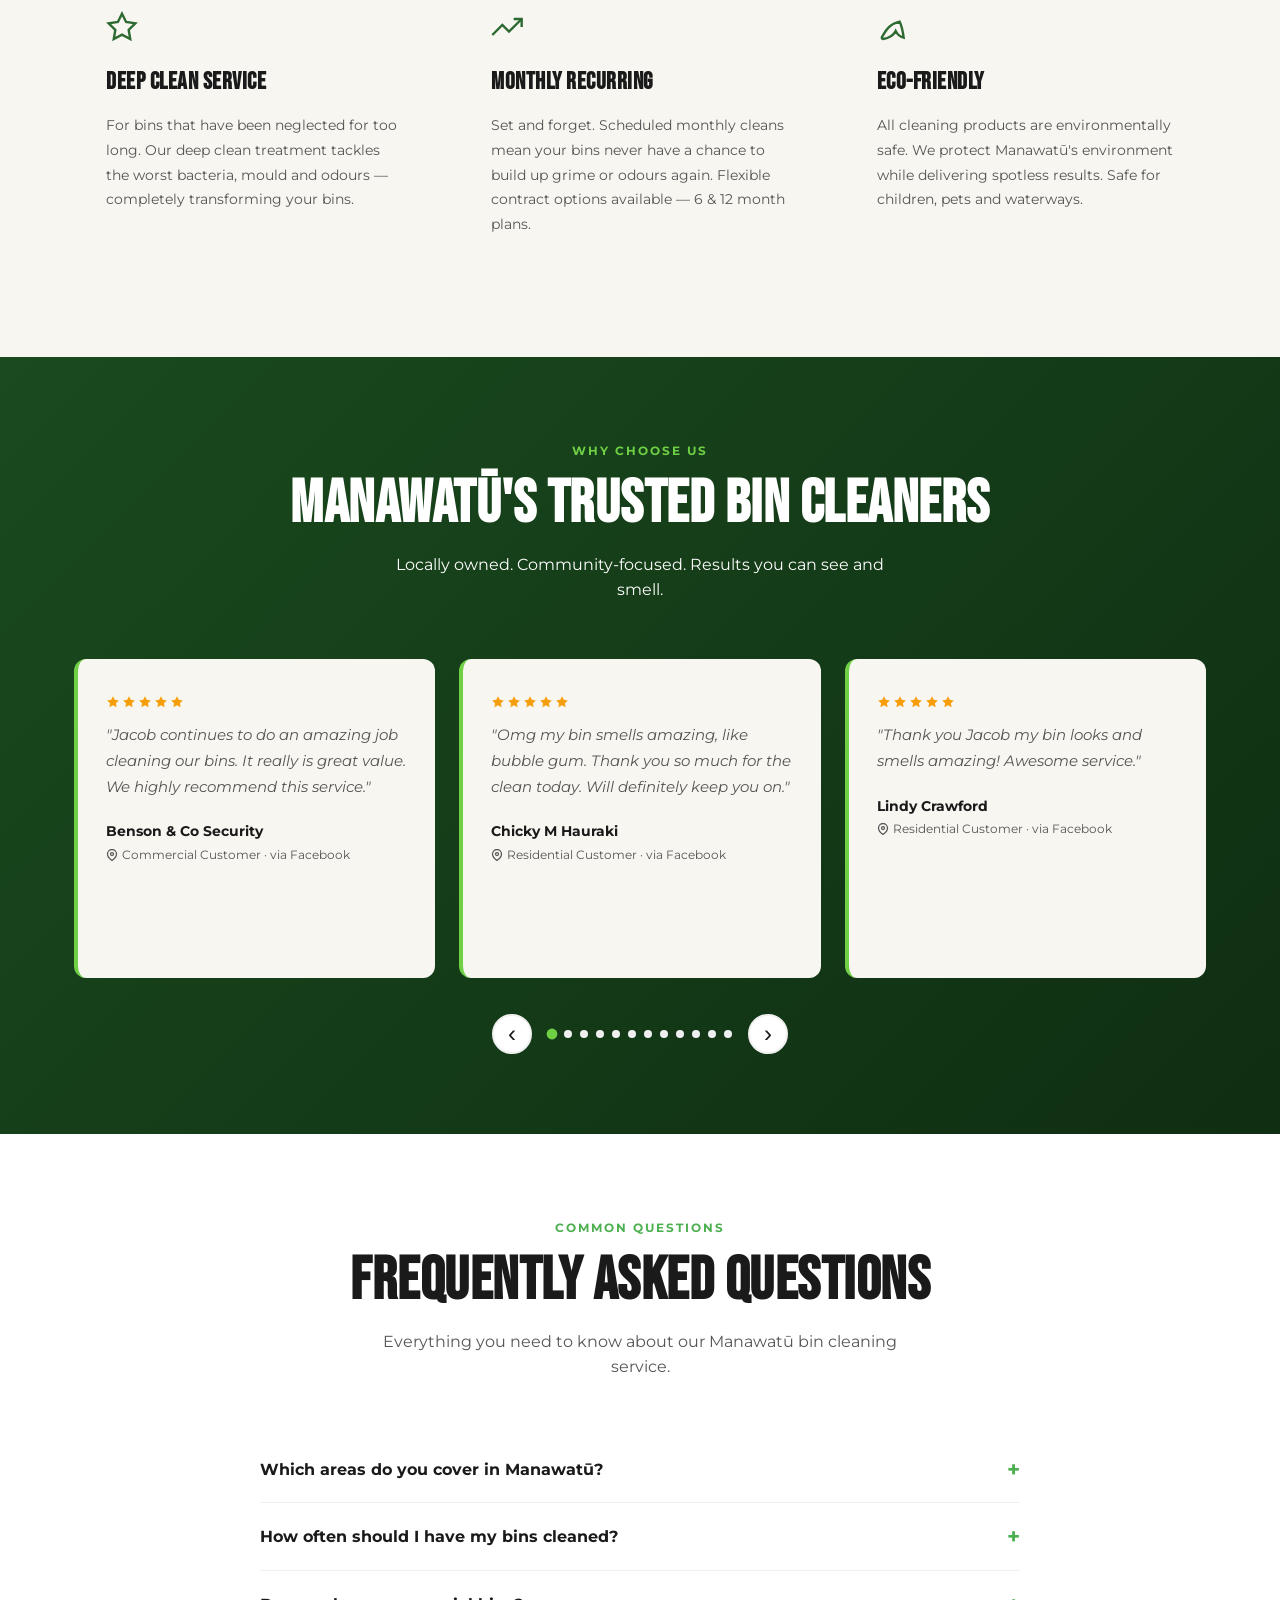
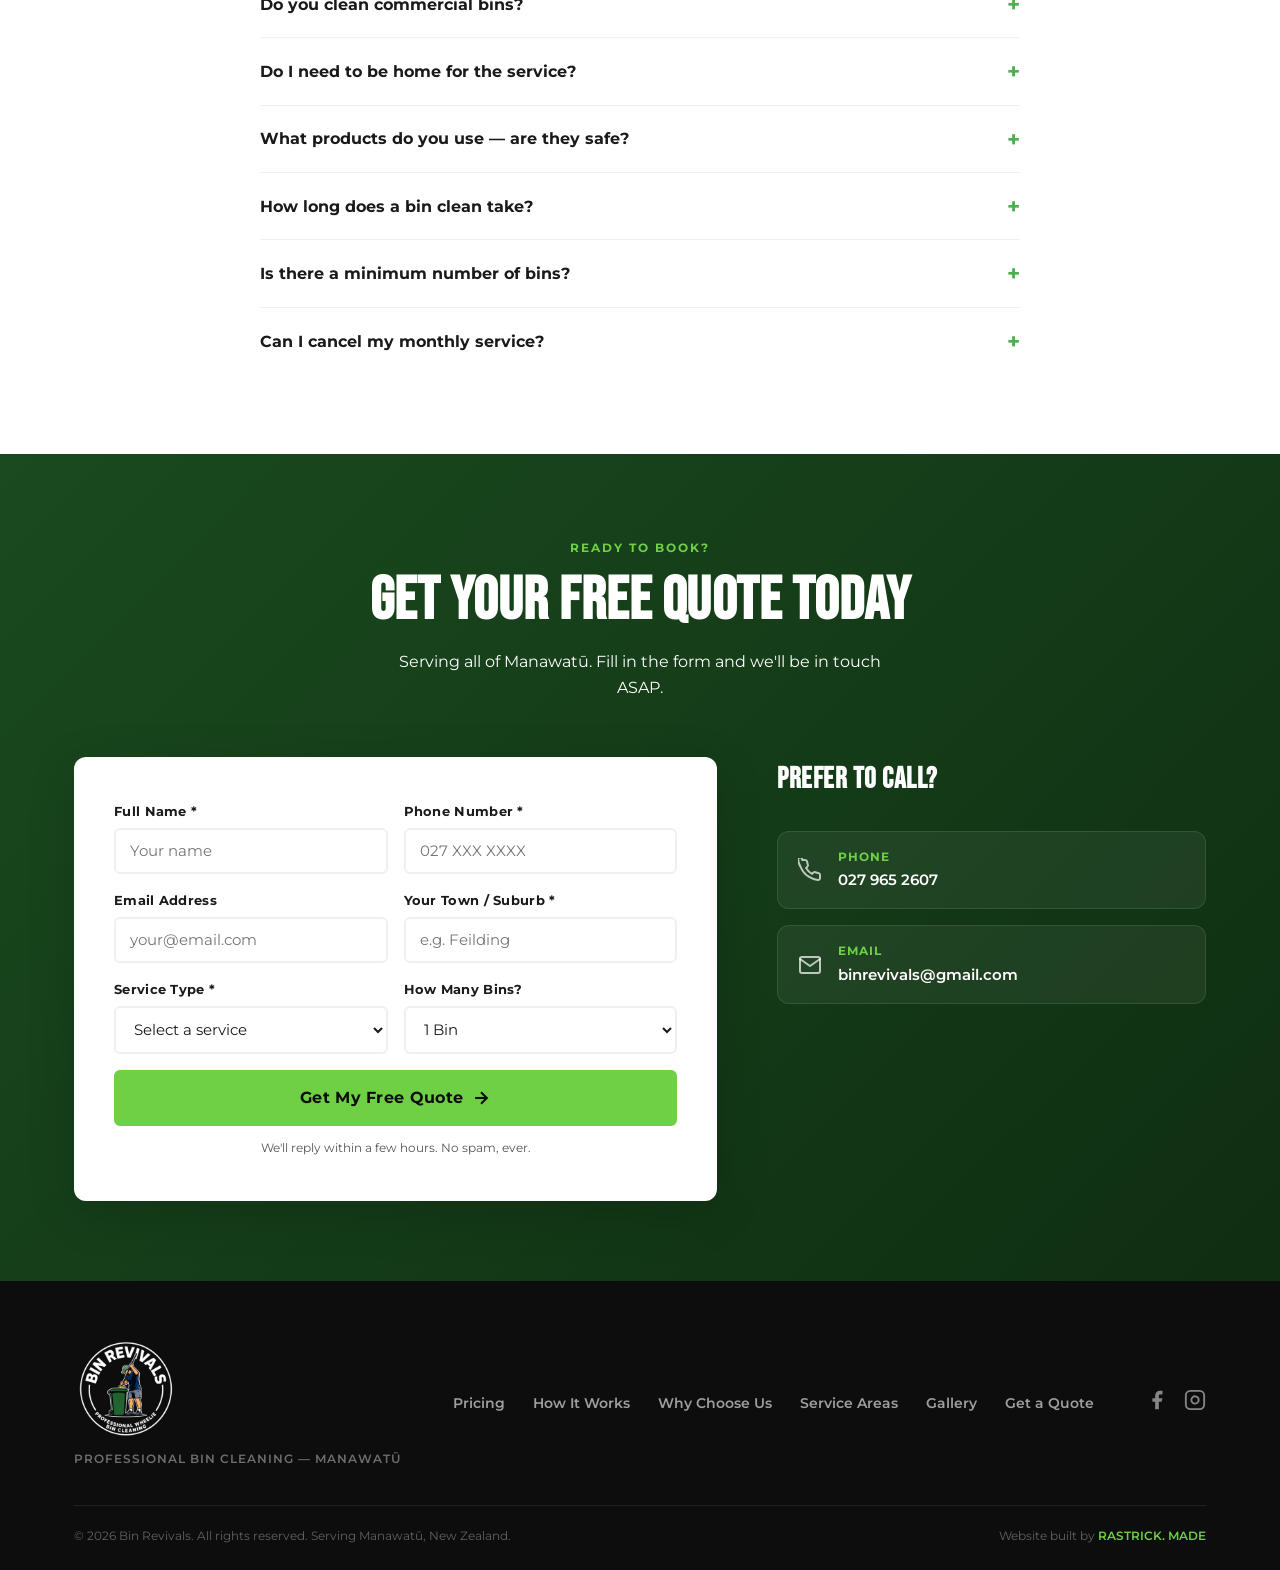
<file: bin-revivals/service-areas.html>
<!DOCTYPE html>
<html lang="en">
<head>
  <meta charset="UTF-8" />
<!-- Google tag (gtag.js) -->
  <script async src="https://www.googletagmanager.com/gtag/js?id=G-NXTNLJSG7B"></script>
  <script>
    window.dataLayer = window.dataLayer || [];
    function gtag(){dataLayer.push(arguments);}
    gtag('js', new Date());
    gtag('config', 'G-NXTNLJSG7B');
  </script>
  <meta name="viewport" content="width=device-width, initial-scale=1.0" />
  <link rel="canonical" href="https://binrevivals.co.nz/service-areas.html" />
  <meta property="og:type" content="website" />
  <meta property="og:site_name" content="Bin Revivals" />
  <meta property="og:title" content="Bin Cleaning Service Areas | Palmerston North, Feilding, Levin &amp; More" />
  <meta property="og:description" content="Bin Revivals serves 20+ towns across Manawatū. Check if we cover your area and book your clean today." />
  <meta property="og:image" content="https://binrevivals.co.nz/assets/images/og-image.jpg" />
  <meta property="og:image:width" content="3750" />
  <meta property="og:image:height" content="1969" />
  <meta property="og:image:alt" content="Bin Revivals — Professional bin cleaning across Palmerston North, Feilding, Levin and all of Manawatū." />
  <meta name="description" content="Bin Revivals serves Palmerston North, Feilding, Levin, Foxton and 20+ Manawatū towns. Professional wheelie bin cleaning at your door. Check if we cover your area." />
  <title>Bin Cleaning Service Areas | Palmerston North, Feilding, Levin &amp; More</title>
  <meta property="og:url" content="https://binrevivals.co.nz/service-areas.html" />
  <meta name="twitter:card" content="summary_large_image" />
  <meta name="twitter:title" content="Bin Cleaning Service Areas | Palmerston North, Feilding, Levin &amp; More" />
  <meta name="twitter:description" content="Bin Revivals serves 20+ towns across Manawatū. Check if we cover your area and book your clean today." />
  <meta name="twitter:image" content="https://binrevivals.co.nz/assets/images/og-image.jpg" />
  <meta name="theme-color" content="#1a4a1e" />
  <link rel="icon" href="assets/images/main-logo-web.png" type="image/png" />
  <link rel="preconnect" href="https://fonts.googleapis.com">
  <link rel="preconnect" href="https://fonts.gstatic.com" crossorigin>
  <link rel="preload" as="image" href="assets/images/main-logo-web.webp" type="image/webp" fetchpriority="high">
  <link rel="preload" as="style" href="https://fonts.googleapis.com/css2?family=Bebas+Neue&family=Montserrat:wght@400;500;600;700;800&display=swap" onload="this.onload=null;this.rel='stylesheet'">
  <noscript><link rel="stylesheet" href="https://fonts.googleapis.com/css2?family=Bebas+Neue&family=Montserrat:wght@400;500;600;700;800&display=swap"></noscript>
  <link rel="stylesheet" href="style.css" />

  <script type="application/ld+json">
  {
    "@context": "https://schema.org",
    "@graph": [
      {
        "@type": "LocalBusiness",
        "@id": "https://binrevivals.co.nz/#business",
        "name": "Bin Revivals",
        "description": "Professional wheelie bin cleaning across the Manawatū region.",
        "telephone": "+64279652607",
        "email": "binrevivals@gmail.com",
        "address": {"@type":"PostalAddress","addressLocality":"Palmerston North","addressRegion":"Manawatū-Whanganui","addressCountry":"NZ"},
        "areaServed": "Manawatū Region, New Zealand"
      },
      {
        "@type": "BreadcrumbList",
        "itemListElement": [
          {"@type":"ListItem","position":1,"name":"Home","item":"https://binrevivals.co.nz/"},
          {"@type":"ListItem","position":2,"name":"Service Areas","item":"https://binrevivals.co.nz/service-areas.html"}
        ]
      },
      {
        "@type": "FAQPage",
        "mainEntity": [
          {"@type":"Question","name":"Which areas do you service in Manawatū?","acceptedAnswer":{"@type":"Answer","text":"We service all of the Manawatū region including Palmerston North and all suburbs, Feilding, Ashhurst, Levin, Foxton, Foxton Beach, Shannon, Bulls, Sanson, Tokomaru, Linton, Bunnythorpe, Longburn, Rongotea, Halcombe, Kairanga, Himatangi, Himatangi Beach and more."}},
          {"@type":"Question","name":"Do you offer commercial bin cleaning in Manawatū?","acceptedAnswer":{"@type":"Answer","text":"Yes, we provide commercial bin cleaning services for businesses throughout the Manawatū region. We currently service 240L commercial bins for offices, restaurants, retail premises and more."}},
          {"@type":"Question","name":"How do I book bin cleaning in my area?","acceptedAnswer":{"@type":"Answer","text":"You can book online using our booking form, call us on 027 965 2607, or email binrevivals@gmail.com. We'll confirm your booking and schedule a convenient time."}},
          {"@type":"Question","name":"Is there a minimum booking requirement?","acceptedAnswer":{"@type":"Answer","text":"No minimum. Whether you have one bin or twenty, we'll clean them all. We offer one-off cleans and monthly recurring services throughout Manawatū."}}
        ]
      }
    ]
  }
  </script>


  <script type="application/ld+json">
  {
  "@context": "https://schema.org",
  "@type": "WebPage",
  "name": "Bin Cleaning Service Areas | Palmerston North, Feilding, Levin & More",
  "url": "https://binrevivals.co.nz/service-areas.html",
  "description": "Bin Revivals serves Palmerston North, Feilding, Levin, Foxton and 20+ Manawatū towns.",
  "isPartOf": {"@id": "https://binrevivals.co.nz/#website"},
  "breadcrumb": {
    "@type": "BreadcrumbList",
    "itemListElement": [
      {"@type": "ListItem", "position": 1, "name": "Home", "item": "https://binrevivals.co.nz/"},
      {"@type": "ListItem", "position": 2, "name": "Service Areas", "item": "https://binrevivals.co.nz/service-areas.html"}
    ]
  }
}
  </script>
</head>
<body>

  <!-- FLOATING QUOTE BUTTON -->
  <a href="#book-cta" class="floating-cta visible" id="floatingCta" aria-label="Get a free quote">
    <svg width="22" height="22" viewBox="0 0 24 24" fill="none" stroke="currentColor" stroke-width="2.5"><path d="M21 15a2 2 0 01-2 2H7l-4 4V5a2 2 0 012-2h14a2 2 0 012 2z"/></svg>
    <span>Free Quote</span>
  </a>

  <!-- URGENCY BAR -->
  <div class="urgency-bar" id="urgencyBar">
    <div class="urgency-bar__inner">
      <span class="urgency-bar__icon"><svg width="13" height="13" viewBox="0 0 24 24" fill="currentColor" aria-hidden="true"><polygon points="13 2 3 14 12 14 11 22 21 10 12 10 13 2"/></svg></span>
      <p><strong>Limited Weekly Booking Availability</strong> — <a href="#book-cta">Secure Your Spot Today &rarr;</a></p>
    </div>
    <button class="urgency-bar__close" id="urgencyClose" aria-label="Close">&times;</button>
  </div>

  <header class="site-header" id="siteHeader">

  <!-- NAV -->
  <nav class="nav" id="navbar">
    <div class="nav__inner">
      <a href="index.html" class="nav__logo">
                  <picture>
                  <source srcset="assets/images/main-logo-web.webp" type="image/webp">
                  <img src="assets/images/main-logo-web.png"
               alt="Bin Revivals logo — Professional Bin Cleaning Manawatū"
               width="600" height="600"
               fetchpriority="high"
               loading="eager"
               decoding="async" />
                  </picture>
      </a>
      <button class="nav__burger" id="burgerBtn" aria-label="Open menu">
        <span></span><span></span><span></span>
      </button>
      <ul class="nav__links" id="navLinks">
        <li class="nav__links-home"><a href="index.html">Home</a></li>
        <li><a href="pricing.html">Pricing</a></li>
        <li><a href="how-it-works.html">How It Works</a></li>
        <li><a href="why-us.html">Why Choose Us</a></li>
        <li><a href="service-areas.html" style="color:var(--green-lime)" aria-current="page">Service Areas</a></li>
        <li><a href="gallery.html">Gallery</a></li>
        <li><a href="index.html#book" class="nav__cta">Get a Free Quote</a></li>
      </ul>
    </div>
  </nav>
  <div class="nav-trust-bar" id="navTrustBar" role="complementary" aria-label="Trust signals">
    <div class="container">
      <div class="nav-trust-bar__inner">
        <div class="nav-trust-bar__rating">
          <span class="nav-trust-bar__stars"><svg width="14" height="14" viewBox="0 0 24 24" fill="#f59e0b" aria-hidden="true"><polygon points="12 2 15.09 8.26 22 9.27 17 14.14 18.18 21.02 12 17.77 5.82 21.02 7 14.14 2 9.27 8.91 8.26 12 2"/></svg><svg width="14" height="14" viewBox="0 0 24 24" fill="#f59e0b" aria-hidden="true"><polygon points="12 2 15.09 8.26 22 9.27 17 14.14 18.18 21.02 12 17.77 5.82 21.02 7 14.14 2 9.27 8.91 8.26 12 2"/></svg><svg width="14" height="14" viewBox="0 0 24 24" fill="#f59e0b" aria-hidden="true"><polygon points="12 2 15.09 8.26 22 9.27 17 14.14 18.18 21.02 12 17.77 5.82 21.02 7 14.14 2 9.27 8.91 8.26 12 2"/></svg><svg width="14" height="14" viewBox="0 0 24 24" fill="#f59e0b" aria-hidden="true"><polygon points="12 2 15.09 8.26 22 9.27 17 14.14 18.18 21.02 12 17.77 5.82 21.02 7 14.14 2 9.27 8.91 8.26 12 2"/></svg><svg width="14" height="14" viewBox="0 0 24 24" fill="#f59e0b" aria-hidden="true"><polygon points="12 2 15.09 8.26 22 9.27 17 14.14 18.18 21.02 12 17.77 5.82 21.02 7 14.14 2 9.27 8.91 8.26 12 2"/></svg></span>
          <span class="nav-trust-bar__region">Trusted Across Manawatū Region</span>
        </div>
        <div class="nav-trust-bar__sep" aria-hidden="true"></div>
        <div class="nav-trust-bar__points">
          <span class="nav-trust-bar__point">
            <svg width="11" height="11" viewBox="0 0 24 24" fill="none" stroke="currentColor" stroke-width="3" stroke-linecap="round" stroke-linejoin="round" aria-hidden="true"><polyline points="20,6 9,17 4,12"/></svg>
            Professional Bin Cleaning
          </span>
          <span class="nav-trust-bar__point">
            <svg width="11" height="11" viewBox="0 0 24 24" fill="none" stroke="currentColor" stroke-width="2.5" stroke-linecap="round" stroke-linejoin="round" aria-hidden="true"><polyline points="20,6 9,17 4,12"/></svg>
            100% Satisfaction Guarantee
          </span>
          <span class="nav-trust-bar__point">
            <svg width="11" height="11" viewBox="0 0 24 24" fill="none" stroke="currentColor" stroke-width="2.5" aria-hidden="true"><path d="M17 8C8 10 5.9 16.17 3.82 19.34A1 1 0 004.6 21C8 20.5 12 19 14 15c2 4 6 5 6 5s-1-8-3-12z"/></svg>
            Eco-Friendly Cleaning
          </span>
          <span class="nav-trust-bar__point">
            <svg width="11" height="11" viewBox="0 0 24 24" fill="none" stroke="currentColor" stroke-width="2.5" aria-hidden="true"><rect x="3" y="4" width="18" height="18" rx="2"/><line x1="16" y1="2" x2="16" y2="6"/><line x1="8" y1="2" x2="8" y2="6"/><line x1="3" y1="10" x2="21" y2="10"/></svg>
            Reliable Service
          </span>
        </div>
      </div>
    </div>
  </div>
  </header><!-- /.site-header -->

  <!-- HERO -->
  <section class="sa-page-hero page-hero">
    <div class="container">
      <div class="sa-page-hero__inner">
        <nav class="breadcrumb" aria-label="Breadcrumb">
          <a href="index.html">Home</a>
          <span class="breadcrumb__sep">›</span>
          <span class="breadcrumb__current">Service Areas</span>
        </nav>
        <p class="sa-page-hero__eyebrow">Coverage</p>
        <h1 class="sa-page-hero__title">Bin Cleaning Services<br/><span>Across Manawatū</span></h1>
        <p class="sa-page-hero__sub">We provide residential and commercial bin cleaning services throughout the Manawatū region, helping homeowners, businesses and property managers maintain cleaner, fresher and more hygienic bins.</p>
        <div class="sa-page-hero__actions">
          <a href="index.html#book" class="btn btn--primary btn--lg">Get A Free Quote</a>
          <a href="tel:0279652607" class="btn btn--ghost"><svg width="15" height="15" viewBox="0 0 24 24" fill="none" stroke="currentColor" stroke-width="2.5" stroke-linecap="round" stroke-linejoin="round" aria-hidden="true"><path d="M22 16.92v3a2 2 0 01-2.18 2 19.79 19.79 0 01-8.63-3.07A19.5 19.5 0 013.07 9.81a19.79 19.79 0 01-3.07-8.67A2 2 0 014.11 2h3a2 2 0 012 1.72c.127.96.361 1.903.7 2.81a2 2 0 01-.45 2.11L8.09 9.91a16 16 0 006 6l1.27-1.27a2 2 0 012.11-.45c.907.339 1.85.573 2.81.7A2 2 0 0122 16.92z"/></svg> 027 965 2607</a>
        </div>
      </div>
    </div>
  </section>

  <!-- COVERAGE OVERVIEW -->
  <section class="location-section" style="background:var(--white)">
    <div class="container">
      <div class="section-header">
        <p class="section-label">Where We Serve</p>
        <h2 class="section-title">Covering All of Manawatū</h2>
        <p class="section-sub">From Palmerston North's city suburbs to the coastal towns of Foxton and Himatangi Beach — we've got the whole region covered.</p>
      </div>

      <div class="sa-regions" style="margin-bottom:56px">
        <div class="sa-region">
          <h3 class="sa-region__title">Palmerston North &amp; Suburbs</h3>
          <div class="sa-chips">
            <span class="sa-chip">Palmerston North</span>
            <span class="sa-chip">Milson</span>
            <span class="sa-chip">Kelvin Grove</span>
            <span class="sa-chip">Terrace End</span>
            <span class="sa-chip">Awapuni</span>
            <span class="sa-chip">Hokowhitu</span>
            <span class="sa-chip">Linton</span>
            <span class="sa-chip">Kairanga</span>
          </div>
        </div>
        <div class="sa-region">
          <h3 class="sa-region__title">Manawatū District</h3>
          <div class="sa-chips">
            <span class="sa-chip">Feilding</span>
            <span class="sa-chip">Ashhurst</span>
            <span class="sa-chip">Bunnythorpe</span>
            <span class="sa-chip">Longburn</span>
            <span class="sa-chip">Rongotea</span>
            <span class="sa-chip">Halcombe</span>
            <span class="sa-chip">Tokomaru</span>
            <span class="sa-chip">Sanson</span>
          </div>
        </div>
        <div class="sa-region">
          <h3 class="sa-region__title">Horowhenua &amp; Coast</h3>
          <div class="sa-chips">
            <span class="sa-chip">Levin</span>
            <span class="sa-chip">Foxton</span>
            <span class="sa-chip">Foxton Beach</span>
            <span class="sa-chip">Shannon</span>
            <span class="sa-chip">Himatangi</span>
            <span class="sa-chip">Himatangi Beach</span>
            <span class="sa-chip">Bulls</span>
          </div>
        </div>
      </div>

      <!-- Coverage map (CSS visual) -->
      <div class="coverage-map-visual">
        <div class="coverage-map-visual__inner">
          <div class="coverage-map-visual__badge">
            <p class="coverage-map-visual__number">23+</p>
            <p class="coverage-map-visual__label">Towns &amp; Suburbs</p>
          </div>
          <div class="coverage-map-visual__badge">
            <p class="coverage-map-visual__number">Local</p>
            <p class="coverage-map-visual__label">Manawatū Based</p>
          </div>
          <div class="coverage-map-visual__badge">
            <p class="coverage-map-visual__number">Eco</p>
            <p class="coverage-map-visual__label">Friendly Process</p>
          </div>
          <div class="coverage-map-visual__badge">
            <p class="coverage-map-visual__number">5<svg width="14" height="14" viewBox="0 0 24 24" fill="#f59e0b" aria-hidden="true"><polygon points="12 2 15.09 8.26 22 9.27 17 14.14 18.18 21.02 12 17.77 5.82 21.02 7 14.14 2 9.27 8.91 8.26 12 2"/></svg></p>
            <p class="coverage-map-visual__label">Rated Service</p>
          </div>
        </div>
      </div>
    </div>
  </section>

  <!-- POPULAR SERVICE AREAS -->
  <section class="location-section location-section--alt">
    <div class="container">
      <div class="section-header">
        <p class="section-label">Local Pages</p>
        <h2 class="section-title">Popular Service Areas</h2>
        <p class="section-sub">Looking for bin cleaning in a specific town? We've got a dedicated page for each of our most popular service areas — with local pricing, FAQs and booking links.</p>
      </div>
      <div class="sa-locations-grid">
        <div class="trust-card" style="text-align:left;">
          <h3 class="trust-card__title" style="margin-bottom:8px;">Palmerston North</h3>
          <p class="trust-card__desc" style="margin-bottom:20px;">Urban homes, rental properties and busy families across Palmerston North.</p>
          <a href="service-areas/palmerston-north-bin-cleaning.html" class="btn btn--primary" style="display:inline-block;">View Palmerston North &rarr;</a>
        </div>
        <div class="trust-card" style="text-align:left;">
          <h3 class="trust-card__title" style="margin-bottom:8px;">Feilding</h3>
          <p class="trust-card__desc" style="margin-bottom:20px;">Family homes and lifestyle blocks in Feilding and the Manawatū District.</p>
          <a href="service-areas/feilding-bin-cleaning.html" class="btn btn--primary" style="display:inline-block;">View Feilding &rarr;</a>
        </div>
        <div class="trust-card" style="text-align:left;">
          <h3 class="trust-card__title" style="margin-bottom:8px;">Levin</h3>
          <p class="trust-card__desc" style="margin-bottom:20px;">Residential and small business bin cleaning across Levin and Horowhenua.</p>
          <a href="service-areas/levin-bin-cleaning.html" class="btn btn--primary" style="display:inline-block;">View Levin &rarr;</a>
        </div>
        <div class="trust-card" style="text-align:left;">
          <h3 class="trust-card__title" style="margin-bottom:8px;">Ashhurst</h3>
          <p class="trust-card__desc" style="margin-bottom:20px;">Convenient, professional bin cleaning for Ashhurst households.</p>
          <a href="service-areas/ashhurst-bin-cleaning.html" class="btn btn--primary" style="display:inline-block;">View Ashhurst &rarr;</a>
        </div>
        <div class="trust-card" style="text-align:left;">
          <h3 class="trust-card__title" style="margin-bottom:8px;">Foxton &amp; Foxton Beach</h3>
          <p class="trust-card__desc" style="margin-bottom:20px;">Coastal households and holiday homes in Foxton and Foxton Beach.</p>
          <a href="service-areas/foxton-bin-cleaning.html" class="btn btn--primary" style="display:inline-block;">View Foxton &rarr;</a>
        </div>
        <div class="trust-card" style="text-align:left;">
          <h3 class="trust-card__title" style="margin-bottom:8px;">Bulls &amp; Rangitīkei</h3>
          <p class="trust-card__desc" style="margin-bottom:20px;">Rural and town properties across Bulls and the Rangitīkei district.</p>
          <a href="service-areas/bulls-bin-cleaning.html" class="btn btn--primary" style="display:inline-block;">View Bulls &rarr;</a>
        </div>
      </div>
    </div>
  </section>

  <!-- SERVICES OVERVIEW -->
  <section class="location-section location-section--alt">
    <div class="container">
      <div class="section-header">
        <p class="section-label">What We Offer</p>
        <h2 class="section-title">Services Across Manawatū</h2>
        <p class="section-sub">Full-service bin cleaning for homes, businesses and everything in between.</p>
      </div>
      <div class="trust-grid">
        <div class="trust-card">
          <div class="trust-card__icon">
            <svg width="32" height="32" viewBox="0 0 24 24" fill="none" stroke="currentColor" stroke-width="1.8"><path d="M3 9l9-7 9 7v11a2 2 0 01-2 2H5a2 2 0 01-2-2z"/></svg>
          </div>
          <h3 class="trust-card__title">Residential Cleaning</h3>
          <p class="trust-card__desc">Full wash, disinfection and deodorisation for all household wheelie bins. One-off or regular monthly service available across the entire Manawatū region.</p>
        </div>
        <div class="trust-card">
          <div class="trust-card__icon">
            <svg width="32" height="32" viewBox="0 0 24 24" fill="none" stroke="currentColor" stroke-width="1.8"><rect x="2" y="7" width="20" height="14" rx="2" ry="2"/><path d="M16 21V5a2 2 0 00-2-2h-4a2 2 0 00-2 2v16"/></svg>
          </div>
          <h3 class="trust-card__title">Commercial Cleaning</h3>
          <p class="trust-card__desc">Currently servicing commercial 240L bins. We serve offices, restaurants, retail stores and body corporates across Manawatū — one-off or recurring service available.</p>
        </div>
        <div class="trust-card">
          <div class="trust-card__icon">
            <svg width="32" height="32" viewBox="0 0 24 24" fill="none" stroke="currentColor" stroke-width="1.8"><path d="M21 10c0 7-9 13-9 13s-9-6-9-13a9 9 0 0118 0z"/><circle cx="12" cy="10" r="3"/></svg>
          </div>
          <h3 class="trust-card__title">On-Site Service</h3>
          <p class="trust-card__desc">We come to you — no dropping bins off. We arrive at your property, clean everything on-site and leave with zero mess. Hassle-free throughout Manawatū.</p>
        </div>
        <div class="trust-card">
          <div class="trust-card__icon">
            <svg width="32" height="32" viewBox="0 0 24 24" fill="none" stroke="currentColor" stroke-width="1.8"><path d="M12 2l3.09 6.26L22 9.27l-5 4.87 1.18 6.88L12 17.77l-6.18 3.25L7 14.14 2 9.27l6.91-1.01L12 2z"/></svg>
          </div>
          <h3 class="trust-card__title">Deep Clean Service</h3>
          <p class="trust-card__desc">For bins that have been neglected for too long. Our deep clean treatment tackles the worst bacteria, mould and odours — completely transforming your bins.</p>
        </div>
        <div class="trust-card">
          <div class="trust-card__icon">
            <svg width="32" height="32" viewBox="0 0 24 24" fill="none" stroke="currentColor" stroke-width="1.8"><polyline points="23 6 13.5 15.5 8.5 10.5 1 18"/><polyline points="17 6 23 6 23 12"/></svg>
          </div>
          <h3 class="trust-card__title">Monthly Recurring</h3>
          <p class="trust-card__desc">Set and forget. Scheduled monthly cleans mean your bins never have a chance to build up grime or odours again. Flexible contract options available — 6 &amp; 12 month plans.</p>
        </div>
        <div class="trust-card">
          <div class="trust-card__icon">
            <svg width="32" height="32" viewBox="0 0 24 24" fill="none" stroke="currentColor" stroke-width="1.8"><path d="M17 8C8 10 5.9 16.17 3.82 19.34A1 1 0 004.6 21C8 20.5 12 19 14 15c2 4 6 5 6 5s-1-8-3-12z"/></svg>
          </div>
          <h3 class="trust-card__title">Eco-Friendly</h3>
          <p class="trust-card__desc">All cleaning products are environmentally safe. We protect Manawatū's environment while delivering spotless results. Safe for children, pets and waterways.</p>
        </div>
      </div>
    </div>
  </section>

  <!-- LOCAL TRUST SIGNALS -->
  <section class="location-section location-section--dark">
    <div class="container">
      <div class="section-header section-header--light">
        <p class="section-label section-label--light">Why Choose Us</p>
        <h2 class="section-title">Manawatū's Trusted Bin Cleaners</h2>
        <p class="section-sub section-sub--light">Locally owned. Community-focused. Results you can see and smell.</p>
      </div>
      <div class="review-carousel" role="region" aria-label="Customer reviews">
        <div class="review-carousel__track">
          <div class="review-card">
            <div class="review-card__stars"><svg width="14" height="14" viewBox="0 0 24 24" fill="#f59e0b" aria-hidden="true"><polygon points="12 2 15.09 8.26 22 9.27 17 14.14 18.18 21.02 12 17.77 5.82 21.02 7 14.14 2 9.27 8.91 8.26 12 2"/></svg><svg width="14" height="14" viewBox="0 0 24 24" fill="#f59e0b" aria-hidden="true"><polygon points="12 2 15.09 8.26 22 9.27 17 14.14 18.18 21.02 12 17.77 5.82 21.02 7 14.14 2 9.27 8.91 8.26 12 2"/></svg><svg width="14" height="14" viewBox="0 0 24 24" fill="#f59e0b" aria-hidden="true"><polygon points="12 2 15.09 8.26 22 9.27 17 14.14 18.18 21.02 12 17.77 5.82 21.02 7 14.14 2 9.27 8.91 8.26 12 2"/></svg><svg width="14" height="14" viewBox="0 0 24 24" fill="#f59e0b" aria-hidden="true"><polygon points="12 2 15.09 8.26 22 9.27 17 14.14 18.18 21.02 12 17.77 5.82 21.02 7 14.14 2 9.27 8.91 8.26 12 2"/></svg><svg width="14" height="14" viewBox="0 0 24 24" fill="#f59e0b" aria-hidden="true"><polygon points="12 2 15.09 8.26 22 9.27 17 14.14 18.18 21.02 12 17.77 5.82 21.02 7 14.14 2 9.27 8.91 8.26 12 2"/></svg></div>
            <p class="review-card__text">"Jacob continues to do an amazing job cleaning our bins. It really is great value. We highly recommend this service."</p>
            <p class="review-card__author">Benson &amp; Co Security</p>
            <p class="review-card__location"><svg width="12" height="12" viewBox="0 0 24 24" fill="none" stroke="currentColor" stroke-width="2.5" stroke-linecap="round" stroke-linejoin="round" aria-hidden="true"><path d="M21 10c0 7-9 13-9 13s-9-6-9-13a9 9 0 0118 0z"/><circle cx="12" cy="10" r="3"/></svg> Commercial Customer · via Facebook</p>
          </div>
          <div class="review-card">
            <div class="review-card__stars"><svg width="14" height="14" viewBox="0 0 24 24" fill="#f59e0b" aria-hidden="true"><polygon points="12 2 15.09 8.26 22 9.27 17 14.14 18.18 21.02 12 17.77 5.82 21.02 7 14.14 2 9.27 8.91 8.26 12 2"/></svg><svg width="14" height="14" viewBox="0 0 24 24" fill="#f59e0b" aria-hidden="true"><polygon points="12 2 15.09 8.26 22 9.27 17 14.14 18.18 21.02 12 17.77 5.82 21.02 7 14.14 2 9.27 8.91 8.26 12 2"/></svg><svg width="14" height="14" viewBox="0 0 24 24" fill="#f59e0b" aria-hidden="true"><polygon points="12 2 15.09 8.26 22 9.27 17 14.14 18.18 21.02 12 17.77 5.82 21.02 7 14.14 2 9.27 8.91 8.26 12 2"/></svg><svg width="14" height="14" viewBox="0 0 24 24" fill="#f59e0b" aria-hidden="true"><polygon points="12 2 15.09 8.26 22 9.27 17 14.14 18.18 21.02 12 17.77 5.82 21.02 7 14.14 2 9.27 8.91 8.26 12 2"/></svg><svg width="14" height="14" viewBox="0 0 24 24" fill="#f59e0b" aria-hidden="true"><polygon points="12 2 15.09 8.26 22 9.27 17 14.14 18.18 21.02 12 17.77 5.82 21.02 7 14.14 2 9.27 8.91 8.26 12 2"/></svg></div>
            <p class="review-card__text">"Omg my bin smells amazing, like bubble gum. Thank you so much for the clean today. Will definitely keep you on."</p>
            <p class="review-card__author">Chicky M Hauraki</p>
            <p class="review-card__location"><svg width="12" height="12" viewBox="0 0 24 24" fill="none" stroke="currentColor" stroke-width="2.5" stroke-linecap="round" stroke-linejoin="round" aria-hidden="true"><path d="M21 10c0 7-9 13-9 13s-9-6-9-13a9 9 0 0118 0z"/><circle cx="12" cy="10" r="3"/></svg> Residential Customer · via Facebook</p>
          </div>
          <div class="review-card">
            <div class="review-card__stars"><svg width="14" height="14" viewBox="0 0 24 24" fill="#f59e0b" aria-hidden="true"><polygon points="12 2 15.09 8.26 22 9.27 17 14.14 18.18 21.02 12 17.77 5.82 21.02 7 14.14 2 9.27 8.91 8.26 12 2"/></svg><svg width="14" height="14" viewBox="0 0 24 24" fill="#f59e0b" aria-hidden="true"><polygon points="12 2 15.09 8.26 22 9.27 17 14.14 18.18 21.02 12 17.77 5.82 21.02 7 14.14 2 9.27 8.91 8.26 12 2"/></svg><svg width="14" height="14" viewBox="0 0 24 24" fill="#f59e0b" aria-hidden="true"><polygon points="12 2 15.09 8.26 22 9.27 17 14.14 18.18 21.02 12 17.77 5.82 21.02 7 14.14 2 9.27 8.91 8.26 12 2"/></svg><svg width="14" height="14" viewBox="0 0 24 24" fill="#f59e0b" aria-hidden="true"><polygon points="12 2 15.09 8.26 22 9.27 17 14.14 18.18 21.02 12 17.77 5.82 21.02 7 14.14 2 9.27 8.91 8.26 12 2"/></svg><svg width="14" height="14" viewBox="0 0 24 24" fill="#f59e0b" aria-hidden="true"><polygon points="12 2 15.09 8.26 22 9.27 17 14.14 18.18 21.02 12 17.77 5.82 21.02 7 14.14 2 9.27 8.91 8.26 12 2"/></svg></div>
            <p class="review-card__text">"Thank you Jacob my bin looks and smells amazing! Awesome service."</p>
            <p class="review-card__author">Lindy Crawford</p>
            <p class="review-card__location"><svg width="12" height="12" viewBox="0 0 24 24" fill="none" stroke="currentColor" stroke-width="2.5" stroke-linecap="round" stroke-linejoin="round" aria-hidden="true"><path d="M21 10c0 7-9 13-9 13s-9-6-9-13a9 9 0 0118 0z"/><circle cx="12" cy="10" r="3"/></svg> Residential Customer · via Facebook</p>
          </div>
          <div class="review-card">
            <div class="review-card__stars"><svg width="14" height="14" viewBox="0 0 24 24" fill="#f59e0b" aria-hidden="true"><polygon points="12 2 15.09 8.26 22 9.27 17 14.14 18.18 21.02 12 17.77 5.82 21.02 7 14.14 2 9.27 8.91 8.26 12 2"/></svg><svg width="14" height="14" viewBox="0 0 24 24" fill="#f59e0b" aria-hidden="true"><polygon points="12 2 15.09 8.26 22 9.27 17 14.14 18.18 21.02 12 17.77 5.82 21.02 7 14.14 2 9.27 8.91 8.26 12 2"/></svg><svg width="14" height="14" viewBox="0 0 24 24" fill="#f59e0b" aria-hidden="true"><polygon points="12 2 15.09 8.26 22 9.27 17 14.14 18.18 21.02 12 17.77 5.82 21.02 7 14.14 2 9.27 8.91 8.26 12 2"/></svg><svg width="14" height="14" viewBox="0 0 24 24" fill="#f59e0b" aria-hidden="true"><polygon points="12 2 15.09 8.26 22 9.27 17 14.14 18.18 21.02 12 17.77 5.82 21.02 7 14.14 2 9.27 8.91 8.26 12 2"/></svg><svg width="14" height="14" viewBox="0 0 24 24" fill="#f59e0b" aria-hidden="true"><polygon points="12 2 15.09 8.26 22 9.27 17 14.14 18.18 21.02 12 17.77 5.82 21.02 7 14.14 2 9.27 8.91 8.26 12 2"/></svg></div>
            <p class="review-card__text">"Thank you so Jacob! Some great feedback from appreciative kaiako here at our kura. It's very important to keep our bins clean for hygiene for our tamariki. So this service is very much appreciated! See you next month."</p>
            <p class="review-card__author">Verified Customer</p>
            <p class="review-card__location"><svg width="12" height="12" viewBox="0 0 24 24" fill="none" stroke="currentColor" stroke-width="2.5" stroke-linecap="round" stroke-linejoin="round" aria-hidden="true"><path d="M21 10c0 7-9 13-9 13s-9-6-9-13a9 9 0 0118 0z"/><circle cx="12" cy="10" r="3"/></svg> Verified Customer · via Facebook</p>
          </div>
          <div class="review-card">
            <div class="review-card__stars"><svg width="14" height="14" viewBox="0 0 24 24" fill="#f59e0b" aria-hidden="true"><polygon points="12 2 15.09 8.26 22 9.27 17 14.14 18.18 21.02 12 17.77 5.82 21.02 7 14.14 2 9.27 8.91 8.26 12 2"/></svg><svg width="14" height="14" viewBox="0 0 24 24" fill="#f59e0b" aria-hidden="true"><polygon points="12 2 15.09 8.26 22 9.27 17 14.14 18.18 21.02 12 17.77 5.82 21.02 7 14.14 2 9.27 8.91 8.26 12 2"/></svg><svg width="14" height="14" viewBox="0 0 24 24" fill="#f59e0b" aria-hidden="true"><polygon points="12 2 15.09 8.26 22 9.27 17 14.14 18.18 21.02 12 17.77 5.82 21.02 7 14.14 2 9.27 8.91 8.26 12 2"/></svg><svg width="14" height="14" viewBox="0 0 24 24" fill="#f59e0b" aria-hidden="true"><polygon points="12 2 15.09 8.26 22 9.27 17 14.14 18.18 21.02 12 17.77 5.82 21.02 7 14.14 2 9.27 8.91 8.26 12 2"/></svg><svg width="14" height="14" viewBox="0 0 24 24" fill="#f59e0b" aria-hidden="true"><polygon points="12 2 15.09 8.26 22 9.27 17 14.14 18.18 21.02 12 17.77 5.82 21.02 7 14.14 2 9.27 8.91 8.26 12 2"/></svg></div>
            <p class="review-card__text">"Thank you so much smells so much fresher and looks brand new again. Will definitely be using your service again when it's needed!!"</p>
            <p class="review-card__author">Verified Customer</p>
            <p class="review-card__location"><svg width="12" height="12" viewBox="0 0 24 24" fill="none" stroke="currentColor" stroke-width="2.5" stroke-linecap="round" stroke-linejoin="round" aria-hidden="true"><path d="M21 10c0 7-9 13-9 13s-9-6-9-13a9 9 0 0118 0z"/><circle cx="12" cy="10" r="3"/></svg> Verified Customer · via Facebook</p>
          </div>
          <div class="review-card">
            <div class="review-card__stars"><svg width="14" height="14" viewBox="0 0 24 24" fill="#f59e0b" aria-hidden="true"><polygon points="12 2 15.09 8.26 22 9.27 17 14.14 18.18 21.02 12 17.77 5.82 21.02 7 14.14 2 9.27 8.91 8.26 12 2"/></svg><svg width="14" height="14" viewBox="0 0 24 24" fill="#f59e0b" aria-hidden="true"><polygon points="12 2 15.09 8.26 22 9.27 17 14.14 18.18 21.02 12 17.77 5.82 21.02 7 14.14 2 9.27 8.91 8.26 12 2"/></svg><svg width="14" height="14" viewBox="0 0 24 24" fill="#f59e0b" aria-hidden="true"><polygon points="12 2 15.09 8.26 22 9.27 17 14.14 18.18 21.02 12 17.77 5.82 21.02 7 14.14 2 9.27 8.91 8.26 12 2"/></svg><svg width="14" height="14" viewBox="0 0 24 24" fill="#f59e0b" aria-hidden="true"><polygon points="12 2 15.09 8.26 22 9.27 17 14.14 18.18 21.02 12 17.77 5.82 21.02 7 14.14 2 9.27 8.91 8.26 12 2"/></svg><svg width="14" height="14" viewBox="0 0 24 24" fill="#f59e0b" aria-hidden="true"><polygon points="12 2 15.09 8.26 22 9.27 17 14.14 18.18 21.02 12 17.77 5.82 21.02 7 14.14 2 9.27 8.91 8.26 12 2"/></svg></div>
            <p class="review-card__text">"Brother mean job! They smell so nice haha. I'll be spreading the word with whanau and friends for sure bro."</p>
            <p class="review-card__author">Verified Customer</p>
            <p class="review-card__location"><svg width="12" height="12" viewBox="0 0 24 24" fill="none" stroke="currentColor" stroke-width="2.5" stroke-linecap="round" stroke-linejoin="round" aria-hidden="true"><path d="M21 10c0 7-9 13-9 13s-9-6-9-13a9 9 0 0118 0z"/><circle cx="12" cy="10" r="3"/></svg> Verified Customer · via Facebook</p>
          </div>
          <div class="review-card">
            <div class="review-card__stars"><svg width="14" height="14" viewBox="0 0 24 24" fill="#f59e0b" aria-hidden="true"><polygon points="12 2 15.09 8.26 22 9.27 17 14.14 18.18 21.02 12 17.77 5.82 21.02 7 14.14 2 9.27 8.91 8.26 12 2"/></svg><svg width="14" height="14" viewBox="0 0 24 24" fill="#f59e0b" aria-hidden="true"><polygon points="12 2 15.09 8.26 22 9.27 17 14.14 18.18 21.02 12 17.77 5.82 21.02 7 14.14 2 9.27 8.91 8.26 12 2"/></svg><svg width="14" height="14" viewBox="0 0 24 24" fill="#f59e0b" aria-hidden="true"><polygon points="12 2 15.09 8.26 22 9.27 17 14.14 18.18 21.02 12 17.77 5.82 21.02 7 14.14 2 9.27 8.91 8.26 12 2"/></svg><svg width="14" height="14" viewBox="0 0 24 24" fill="#f59e0b" aria-hidden="true"><polygon points="12 2 15.09 8.26 22 9.27 17 14.14 18.18 21.02 12 17.77 5.82 21.02 7 14.14 2 9.27 8.91 8.26 12 2"/></svg><svg width="14" height="14" viewBox="0 0 24 24" fill="#f59e0b" aria-hidden="true"><polygon points="12 2 15.09 8.26 22 9.27 17 14.14 18.18 21.02 12 17.77 5.82 21.02 7 14.14 2 9.27 8.91 8.26 12 2"/></svg></div>
            <p class="review-card__text">"Hi Jacob, thanks so much — I'm really happy with our bins! Awesome job! Will be recommending your service to friends."</p>
            <p class="review-card__author">Verified Customer</p>
            <p class="review-card__location"><svg width="12" height="12" viewBox="0 0 24 24" fill="none" stroke="currentColor" stroke-width="2.5" stroke-linecap="round" stroke-linejoin="round" aria-hidden="true"><path d="M21 10c0 7-9 13-9 13s-9-6-9-13a9 9 0 0118 0z"/><circle cx="12" cy="10" r="3"/></svg> Verified Customer · via Facebook</p>
          </div>
          <div class="review-card">
            <div class="review-card__stars"><svg width="14" height="14" viewBox="0 0 24 24" fill="#f59e0b" aria-hidden="true"><polygon points="12 2 15.09 8.26 22 9.27 17 14.14 18.18 21.02 12 17.77 5.82 21.02 7 14.14 2 9.27 8.91 8.26 12 2"/></svg><svg width="14" height="14" viewBox="0 0 24 24" fill="#f59e0b" aria-hidden="true"><polygon points="12 2 15.09 8.26 22 9.27 17 14.14 18.18 21.02 12 17.77 5.82 21.02 7 14.14 2 9.27 8.91 8.26 12 2"/></svg><svg width="14" height="14" viewBox="0 0 24 24" fill="#f59e0b" aria-hidden="true"><polygon points="12 2 15.09 8.26 22 9.27 17 14.14 18.18 21.02 12 17.77 5.82 21.02 7 14.14 2 9.27 8.91 8.26 12 2"/></svg><svg width="14" height="14" viewBox="0 0 24 24" fill="#f59e0b" aria-hidden="true"><polygon points="12 2 15.09 8.26 22 9.27 17 14.14 18.18 21.02 12 17.77 5.82 21.02 7 14.14 2 9.27 8.91 8.26 12 2"/></svg><svg width="14" height="14" viewBox="0 0 24 24" fill="#f59e0b" aria-hidden="true"><polygon points="12 2 15.09 8.26 22 9.27 17 14.14 18.18 21.02 12 17.77 5.82 21.02 7 14.14 2 9.27 8.91 8.26 12 2"/></svg></div>
            <p class="review-card__text">"Thanks Jacob! The bins look brand new and you lightened the mental load heading into the new year. Will defs look into future services."</p>
            <p class="review-card__author">Verified Customer</p>
            <p class="review-card__location"><svg width="12" height="12" viewBox="0 0 24 24" fill="none" stroke="currentColor" stroke-width="2.5" stroke-linecap="round" stroke-linejoin="round" aria-hidden="true"><path d="M21 10c0 7-9 13-9 13s-9-6-9-13a9 9 0 0118 0z"/><circle cx="12" cy="10" r="3"/></svg> Verified Customer · via Facebook</p>
          </div>
          <div class="review-card">
            <div class="review-card__stars"><svg width="14" height="14" viewBox="0 0 24 24" fill="#f59e0b" aria-hidden="true"><polygon points="12 2 15.09 8.26 22 9.27 17 14.14 18.18 21.02 12 17.77 5.82 21.02 7 14.14 2 9.27 8.91 8.26 12 2"/></svg><svg width="14" height="14" viewBox="0 0 24 24" fill="#f59e0b" aria-hidden="true"><polygon points="12 2 15.09 8.26 22 9.27 17 14.14 18.18 21.02 12 17.77 5.82 21.02 7 14.14 2 9.27 8.91 8.26 12 2"/></svg><svg width="14" height="14" viewBox="0 0 24 24" fill="#f59e0b" aria-hidden="true"><polygon points="12 2 15.09 8.26 22 9.27 17 14.14 18.18 21.02 12 17.77 5.82 21.02 7 14.14 2 9.27 8.91 8.26 12 2"/></svg><svg width="14" height="14" viewBox="0 0 24 24" fill="#f59e0b" aria-hidden="true"><polygon points="12 2 15.09 8.26 22 9.27 17 14.14 18.18 21.02 12 17.77 5.82 21.02 7 14.14 2 9.27 8.91 8.26 12 2"/></svg><svg width="14" height="14" viewBox="0 0 24 24" fill="#f59e0b" aria-hidden="true"><polygon points="12 2 15.09 8.26 22 9.27 17 14.14 18.18 21.02 12 17.77 5.82 21.02 7 14.14 2 9.27 8.91 8.26 12 2"/></svg></div>
            <p class="review-card__text">"Wow the bin looks amazing, you have done a fantastic job, I don't want to put rubbish in it lol. Appreciate all your hard work."</p>
            <p class="review-card__author">Verified Customer</p>
            <p class="review-card__location"><svg width="12" height="12" viewBox="0 0 24 24" fill="none" stroke="currentColor" stroke-width="2.5" stroke-linecap="round" stroke-linejoin="round" aria-hidden="true"><path d="M21 10c0 7-9 13-9 13s-9-6-9-13a9 9 0 0118 0z"/><circle cx="12" cy="10" r="3"/></svg> Verified Customer · via Facebook</p>
          </div>
          <div class="review-card">
            <div class="review-card__stars"><svg width="14" height="14" viewBox="0 0 24 24" fill="#f59e0b" aria-hidden="true"><polygon points="12 2 15.09 8.26 22 9.27 17 14.14 18.18 21.02 12 17.77 5.82 21.02 7 14.14 2 9.27 8.91 8.26 12 2"/></svg><svg width="14" height="14" viewBox="0 0 24 24" fill="#f59e0b" aria-hidden="true"><polygon points="12 2 15.09 8.26 22 9.27 17 14.14 18.18 21.02 12 17.77 5.82 21.02 7 14.14 2 9.27 8.91 8.26 12 2"/></svg><svg width="14" height="14" viewBox="0 0 24 24" fill="#f59e0b" aria-hidden="true"><polygon points="12 2 15.09 8.26 22 9.27 17 14.14 18.18 21.02 12 17.77 5.82 21.02 7 14.14 2 9.27 8.91 8.26 12 2"/></svg><svg width="14" height="14" viewBox="0 0 24 24" fill="#f59e0b" aria-hidden="true"><polygon points="12 2 15.09 8.26 22 9.27 17 14.14 18.18 21.02 12 17.77 5.82 21.02 7 14.14 2 9.27 8.91 8.26 12 2"/></svg><svg width="14" height="14" viewBox="0 0 24 24" fill="#f59e0b" aria-hidden="true"><polygon points="12 2 15.09 8.26 22 9.27 17 14.14 18.18 21.02 12 17.77 5.82 21.02 7 14.14 2 9.27 8.91 8.26 12 2"/></svg></div>
            <p class="review-card__text">"Hey Jacob thanks so much! Our bin couldn't look better."</p>
            <p class="review-card__author">Verified Customer</p>
            <p class="review-card__location"><svg width="12" height="12" viewBox="0 0 24 24" fill="none" stroke="currentColor" stroke-width="2.5" stroke-linecap="round" stroke-linejoin="round" aria-hidden="true"><path d="M21 10c0 7-9 13-9 13s-9-6-9-13a9 9 0 0118 0z"/><circle cx="12" cy="10" r="3"/></svg> Verified Customer · via Facebook</p>
          </div>
          <div class="review-card">
            <div class="review-card__stars"><svg width="14" height="14" viewBox="0 0 24 24" fill="#f59e0b" aria-hidden="true"><polygon points="12 2 15.09 8.26 22 9.27 17 14.14 18.18 21.02 12 17.77 5.82 21.02 7 14.14 2 9.27 8.91 8.26 12 2"/></svg><svg width="14" height="14" viewBox="0 0 24 24" fill="#f59e0b" aria-hidden="true"><polygon points="12 2 15.09 8.26 22 9.27 17 14.14 18.18 21.02 12 17.77 5.82 21.02 7 14.14 2 9.27 8.91 8.26 12 2"/></svg><svg width="14" height="14" viewBox="0 0 24 24" fill="#f59e0b" aria-hidden="true"><polygon points="12 2 15.09 8.26 22 9.27 17 14.14 18.18 21.02 12 17.77 5.82 21.02 7 14.14 2 9.27 8.91 8.26 12 2"/></svg><svg width="14" height="14" viewBox="0 0 24 24" fill="#f59e0b" aria-hidden="true"><polygon points="12 2 15.09 8.26 22 9.27 17 14.14 18.18 21.02 12 17.77 5.82 21.02 7 14.14 2 9.27 8.91 8.26 12 2"/></svg><svg width="14" height="14" viewBox="0 0 24 24" fill="#f59e0b" aria-hidden="true"><polygon points="12 2 15.09 8.26 22 9.27 17 14.14 18.18 21.02 12 17.77 5.82 21.02 7 14.14 2 9.27 8.91 8.26 12 2"/></svg></div>
            <p class="review-card__text">"You have honestly done a fantastic job! Like a brand new bin. We'll definitely be asking for you again when we need to. Thanks again, really appreciate it."</p>
            <p class="review-card__author">Verified Customer</p>
            <p class="review-card__location"><svg width="12" height="12" viewBox="0 0 24 24" fill="none" stroke="currentColor" stroke-width="2.5" stroke-linecap="round" stroke-linejoin="round" aria-hidden="true"><path d="M21 10c0 7-9 13-9 13s-9-6-9-13a9 9 0 0118 0z"/><circle cx="12" cy="10" r="3"/></svg> Verified Customer · via Facebook</p>
          </div>
          <div class="review-card">
            <div class="review-card__stars"><svg width="14" height="14" viewBox="0 0 24 24" fill="#f59e0b" aria-hidden="true"><polygon points="12 2 15.09 8.26 22 9.27 17 14.14 18.18 21.02 12 17.77 5.82 21.02 7 14.14 2 9.27 8.91 8.26 12 2"/></svg><svg width="14" height="14" viewBox="0 0 24 24" fill="#f59e0b" aria-hidden="true"><polygon points="12 2 15.09 8.26 22 9.27 17 14.14 18.18 21.02 12 17.77 5.82 21.02 7 14.14 2 9.27 8.91 8.26 12 2"/></svg><svg width="14" height="14" viewBox="0 0 24 24" fill="#f59e0b" aria-hidden="true"><polygon points="12 2 15.09 8.26 22 9.27 17 14.14 18.18 21.02 12 17.77 5.82 21.02 7 14.14 2 9.27 8.91 8.26 12 2"/></svg><svg width="14" height="14" viewBox="0 0 24 24" fill="#f59e0b" aria-hidden="true"><polygon points="12 2 15.09 8.26 22 9.27 17 14.14 18.18 21.02 12 17.77 5.82 21.02 7 14.14 2 9.27 8.91 8.26 12 2"/></svg><svg width="14" height="14" viewBox="0 0 24 24" fill="#f59e0b" aria-hidden="true"><polygon points="12 2 15.09 8.26 22 9.27 17 14.14 18.18 21.02 12 17.77 5.82 21.02 7 14.14 2 9.27 8.91 8.26 12 2"/></svg></div>
            <p class="review-card__text">"That bin is so clean! Cleanest it has been in a very long time."</p>
            <p class="review-card__author">Verified Customer</p>
            <p class="review-card__location"><svg width="12" height="12" viewBox="0 0 24 24" fill="none" stroke="currentColor" stroke-width="2.5" stroke-linecap="round" stroke-linejoin="round" aria-hidden="true"><path d="M21 10c0 7-9 13-9 13s-9-6-9-13a9 9 0 0118 0z"/><circle cx="12" cy="10" r="3"/></svg> Verified Customer · via Facebook</p>
          </div>
        </div>
        <div class="review-carousel__controls">
          <button class="review-carousel__btn review-carousel__btn--prev" aria-label="Previous reviews">&#8249;</button>
          <div class="review-carousel__dots" role="tablist" aria-label="Reviews navigation"></div>
          <button class="review-carousel__btn review-carousel__btn--next" aria-label="Next reviews">&#8250;</button>
        </div>
      </div>
    </div>
  </section>

  <!-- FAQ -->
  <section class="location-section" style="background:var(--white)">
    <div class="container">
      <div class="section-header">
        <p class="section-label">Common Questions</p>
        <h2 class="section-title">Frequently Asked Questions</h2>
        <p class="section-sub">Everything you need to know about our Manawatū bin cleaning service.</p>
      </div>
      <div class="faq-list">
        <div class="faq-item">
          <button class="faq-question">Which areas do you cover in Manawatū? <span class="faq-icon">+</span></button>
          <div class="faq-answer"><p>We cover all of the Manawatū region including Palmerston North and all suburbs (Hokowhitu, Milson, Kelvin Grove, Terrace End, Awapuni, Linton, Kairanga), Feilding, Ashhurst, Bunnythorpe, Longburn, Sanson, Rongotea, Halcombe, Bulls, Shannon, Levin, Tokomaru, Foxton, Foxton Beach, Himatangi, and Himatangi Beach. If you're not sure whether we cover your area, call us on 027 965 2607.</p></div>
        </div>
        <div class="faq-item">
          <button class="faq-question">How often should I have my bins cleaned? <span class="faq-icon">+</span></button>
          <div class="faq-answer"><p>We recommend a monthly clean for most households. With weekly rubbish collections, bins accumulate bacteria, mould and odours quickly — especially in warmer months. Monthly cleaning keeps them hygienic year-round. Our monthly recurring plan includes optional 6 &amp; 12 month contract plans available.</p></div>
        </div>
        <div class="faq-item">
          <button class="faq-question">Do you clean commercial bins? <span class="faq-icon">+</span></button>
          <div class="faq-answer"><p>Absolutely. We clean bins for businesses throughout Manawatū. We currently service commercial 240L bins — from small cafés to commercial properties. 660L bin services will be introduced in the future as we expand our equipment capabilities. Get in touch to discuss a custom plan for your business.</p></div>
        </div>
        <div class="faq-item">
          <button class="faq-question">Do I need to be home for the service? <span class="faq-icon">+</span></button>
          <div class="faq-answer"><p>Not at all. As long as your bins are accessible (driveway or streetside), we can complete the service without you being home. Just leave your bins out as you would for normal collection and we'll take care of the rest. We'll send you a notification when we're done.</p></div>
        </div>
        <div class="faq-item">
          <button class="faq-question">What products do you use — are they safe? <span class="faq-icon">+</span></button>
          <div class="faq-answer"><p>All our cleaning products are environmentally safe, biodegradable, and non-toxic. They're tough on bacteria and odours but safe for children, pets, and New Zealand's waterways. We're proud to operate in an eco-conscious way throughout the Manawatū region.</p></div>
        </div>
        <div class="faq-item">
          <button class="faq-question">How long does a bin clean take? <span class="faq-icon">+</span></button>
          <div class="faq-answer"><p>A standard residential clean of 1-3 bins takes approximately 15-20 minutes. This includes the full wash, disinfection and deodorisation treatment. We work efficiently so there's minimal disruption to your property.</p></div>
        </div>
        <div class="faq-item">
          <button class="faq-question">Is there a minimum number of bins? <span class="faq-icon">+</span></button>
          <div class="faq-answer"><p>No minimum at all. Whether you need one bin or twenty cleaned, we'll accommodate your needs. Our pricing is transparent and straightforward — contact us for a quote based on your specific requirements.</p></div>
        </div>
        <div class="faq-item">
          <button class="faq-question">Can I cancel my monthly service? <span class="faq-icon">+</span></button>
          <div class="faq-answer"><p>Yes. However, a cancellation fee equal to 50% of the remaining contract value applies for customers on 6 or 12 month contract terms. Customers not on a contract term can cancel at any time with no fee — simply let us know a few days before your next scheduled service.</p></div>
        </div>
      </div>
    </div>
  </section>

  <!-- BOOK CTA -->
  <section class="book location-section location-section--dark" id="book-cta">
    <div class="container">
      <div class="section-header section-header--light">
        <p class="section-label section-label--light">Ready to Book?</p>
        <h2 class="section-title">Get Your Free Quote Today</h2>
        <p class="section-sub section-sub--light">Serving all of Manawatū. Fill in the form and we'll be in touch ASAP.</p>
      </div>
      <div class="book__inner">
        <form class="book__form" action="https://api.web3forms.com/submit" method="POST">
          <input type="hidden" name="access_key" value="bf41c8f6-fb09-497e-9388-0d639dc3b36e" />
          <input type="hidden" name="subject" value="New Quote — Service Areas Page — Bin Revivals" />
          <input type="hidden" name="redirect" value="https://binrevivals.co.nz/thank-you.html" />
          <div class="form__row">
            <div class="form__group">
              <label for="sa-name">Full Name *</label>
              <input type="text" id="sa-name" name="name" placeholder="Your name" required />
            </div>
            <div class="form__group">
              <label for="sa-phone">Phone Number *</label>
              <input type="tel" id="sa-phone" name="phone" placeholder="027 XXX XXXX" required />
            </div>
          </div>
          <div class="form__row">
            <div class="form__group">
              <label for="sa-email">Email Address</label>
              <input type="email" id="sa-email" name="email" placeholder="your@email.com" />
            </div>
            <div class="form__group">
              <label for="sa-area">Your Town / Suburb *</label>
              <input type="text" id="sa-area" name="suburb" placeholder="e.g. Feilding" required />
            </div>
          </div>
          <div class="form__row">
            <div class="form__group">
              <label for="sa-service">Service Type *</label>
              <select id="sa-service" name="service" required>
                <option value="" disabled selected>Select a service</option>
                <option value="one-off">One-Off Clean</option>
                <option value="monthly">Monthly Clean</option>
                <option value="commercial">Commercial</option>
                <option value="unsure">Not Sure</option>
              </select>
            </div>
            <div class="form__group">
              <label for="sa-bins">How Many Bins?</label>
              <select id="sa-bins" name="bins">
                <option value="1">1 Bin</option>
                <option value="2">2 Bins</option>
                <option value="3">3 Bins</option>
                <option value="4+">4+ Bins</option>
              </select>
            </div>
          </div>
          <button type="submit" class="btn btn--primary btn--full btn--submit">
            <span>Get My Free Quote</span>
            <svg width="20" height="20" viewBox="0 0 24 24" fill="none" stroke="currentColor" stroke-width="2.5"><line x1="5" y1="12" x2="19" y2="12"/><polyline points="12 5 19 12 12 19"/></svg>
          </button>
          <p class="form__note">We'll reply within a few hours. No spam, ever.</p>
        </form>
        <div class="book__contact">
          <h3 class="book__contact-title">Prefer to call?</h3>
          <div class="contact-items">
            <a href="tel:0279652607" class="contact-item">
              <div class="contact-item__icon"><svg width="24" height="24" viewBox="0 0 24 24" fill="none" stroke="currentColor" stroke-width="2" stroke-linecap="round" stroke-linejoin="round" aria-hidden="true"><path d="M22 16.92v3a2 2 0 01-2.18 2 19.79 19.79 0 01-8.63-3.07A19.5 19.5 0 013.07 9.81a19.79 19.79 0 01-3.07-8.67A2 2 0 014.11 2h3a2 2 0 012 1.72c.127.96.361 1.903.7 2.81a2 2 0 01-.45 2.11L8.09 9.91a16 16 0 006 6l1.27-1.27a2 2 0 012.11-.45c.907.339 1.85.573 2.81.7A2 2 0 0122 16.92z"/></svg></div>
              <div><p class="contact-item__label">Phone</p><p class="contact-item__value">027 965 2607</p></div>
            </a>
            <a href="mailto:binrevivals@gmail.com" class="contact-item">
              <div class="contact-item__icon"><svg width="24" height="24" viewBox="0 0 24 24" fill="none" stroke="currentColor" stroke-width="2" stroke-linecap="round" stroke-linejoin="round" aria-hidden="true"><path d="M4 4h16c1.1 0 2 .9 2 2v12c0 1.1-.9 2-2 2H4c-1.1 0-2-.9-2-2V6c0-1.1.9-2 2-2z"/><polyline points="22,6 12,13 2,6"/></svg></div>
              <div><p class="contact-item__label">Email</p><p class="contact-item__value">binrevivals@gmail.com</p></div>
            </a>
          </div>
        </div>
      </div>
    </div>
  </section>

  <!-- FOOTER -->
  <footer class="footer">
    <div class="container">
      <div class="footer__inner">
        <div class="footer__brand">
                      <picture>
                      <source srcset="assets/images/main-logo-web.webp" type="image/webp">
                      <img src="assets/images/main-logo-web.png"
                 alt="Bin Revivals — Wheelie Bin Cleaning Palmerston North"
                 class="footer__logo"
                 width="600" height="600"
                 loading="lazy"
                 decoding="async" />
                      </picture>
          <p class="footer__tagline">Professional Bin Cleaning — Manawatū</p>
        </div>
        <div class="footer__links">
          <a href="pricing.html">Pricing</a>
          <a href="how-it-works.html">How It Works</a>
          <a href="why-us.html">Why Choose Us</a>
          <a href="service-areas.html">Service Areas</a>
          <a href="gallery.html">Gallery</a>
          <a href="index.html#book">Get a Quote</a>
        </div>
        <div class="footer__social">
          <a href="https://facebook.com/BinRevivals" target="_blank" rel="noopener" aria-label="Facebook">
            <svg width="22" height="22" viewBox="0 0 24 24" fill="currentColor"><path d="M18 2h-3a5 5 0 00-5 5v3H7v4h3v8h4v-8h3l1-4h-4V7a1 1 0 011-1h3z"/></svg>
          </a>
          <a href="https://instagram.com/BinRevivals" target="_blank" rel="noopener" aria-label="Instagram">
            <svg width="22" height="22" viewBox="0 0 24 24" fill="none" stroke="currentColor" stroke-width="2"><rect x="2" y="2" width="20" height="20" rx="5" ry="5"/><path d="M16 11.37A4 4 0 1112.63 8 4 4 0 0116 11.37z"/><line x1="17.5" y1="6.5" x2="17.51" y2="6.5"/></svg>
          </a>
        </div>
      </div>
      <div class="footer__bottom">
        <p>&copy; 2026 Bin Revivals. All rights reserved. Serving Manawatū, New Zealand.</p>
        <p class="footer__credit">Website built by <a href="https://www.rastrick.com.au" target="_blank" rel="noopener">RASTRICK. MADE</a></p>
      </div>
    </div>
  </footer>

  <script src="script.js" defer></script>
  <div class="sticky-mobile-cta" id="stickyMobileCta">
    <a href="index.html#book" class="btn btn--primary">Book A Clean</a>
    <a href="tel:0279652607" class="btn btn--ghost"><svg width="15" height="15" viewBox="0 0 24 24" fill="none" stroke="currentColor" stroke-width="2.5" stroke-linecap="round" stroke-linejoin="round" aria-hidden="true"><path d="M22 16.92v3a2 2 0 01-2.18 2 19.79 19.79 0 01-8.63-3.07A19.5 19.5 0 013.07 9.81a19.79 19.79 0 01-3.07-8.67A2 2 0 014.11 2h3a2 2 0 012 1.72c.127.96.361 1.903.7 2.81a2 2 0 01-.45 2.11L8.09 9.91a16 16 0 006 6l1.27-1.27a2 2 0 012.11-.45c.907.339 1.85.573 2.81.7A2 2 0 0122 16.92z"/></svg> Call Now</a>
  </div>

</body>
</html>
</file>
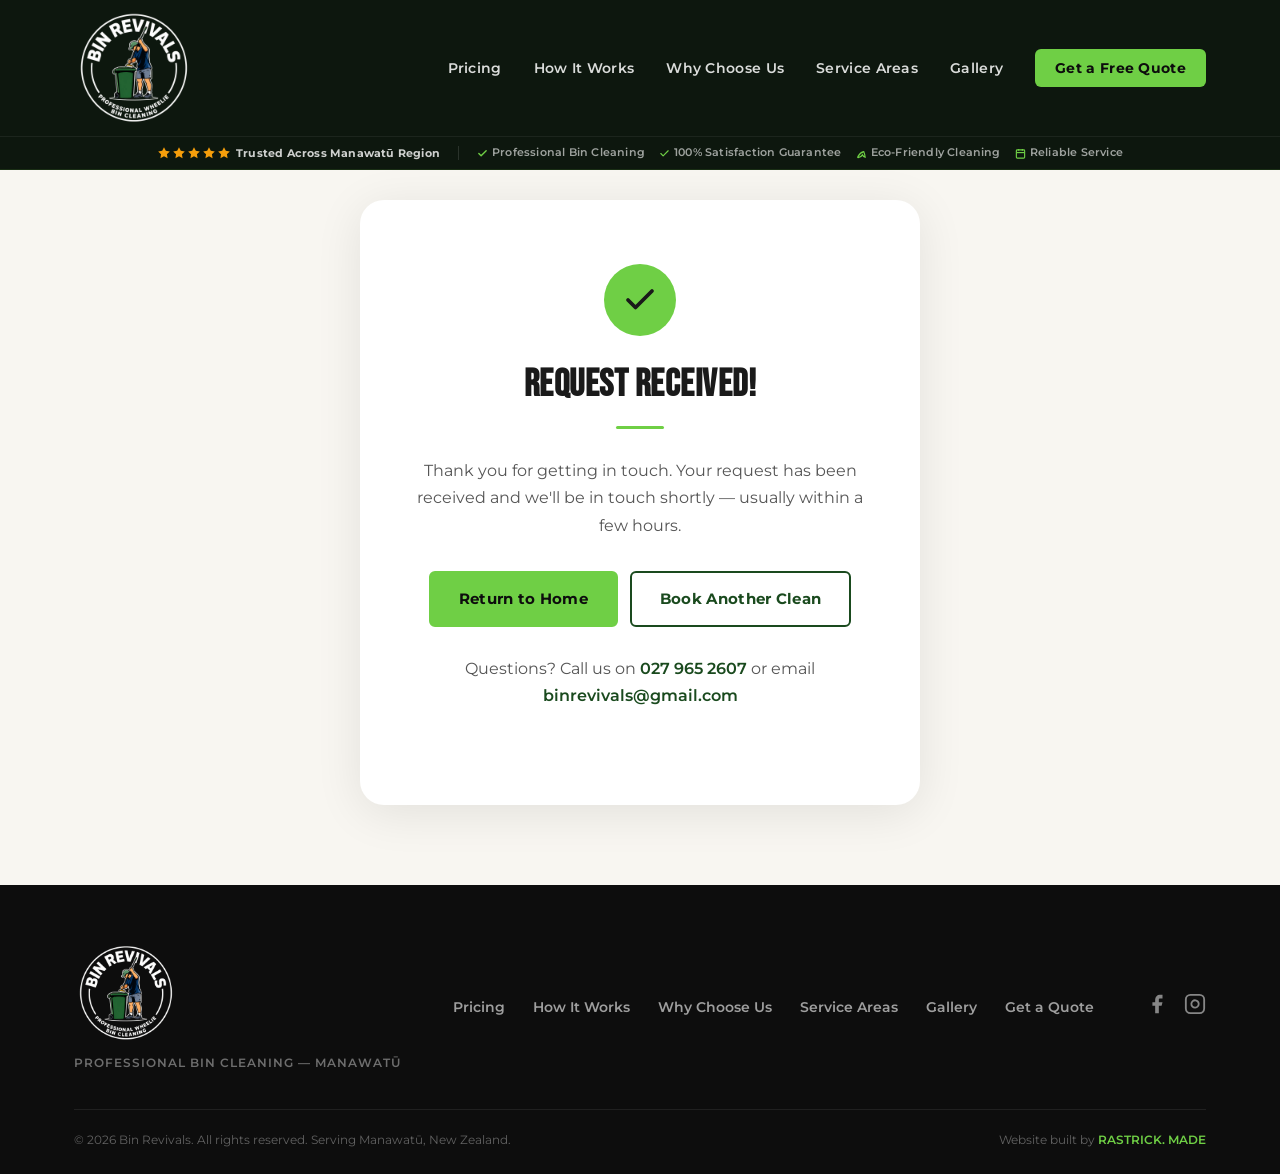
<file: bin-revivals/thank-you.html>
<!DOCTYPE html>
<html lang="en">
<head>
  <meta charset="UTF-8" />
<!-- Google tag (gtag.js) -->
  <script async src="https://www.googletagmanager.com/gtag/js?id=G-NXTNLJSG7B"></script>
  <script>
    window.dataLayer = window.dataLayer || [];
    function gtag(){dataLayer.push(arguments);}
    gtag('js', new Date());
    gtag('config', 'G-NXTNLJSG7B');
  </script>
  <meta name="viewport" content="width=device-width, initial-scale=1.0" />
  <link rel="canonical" href="https://binrevivals.co.nz/thank-you.html" />
  <meta name="description" content="Your quote request has been received. Bin Revivals will be in touch shortly — usually within a few hours." />
  <title>Request Received | Bin Revivals</title>
  <meta name="robots" content="noindex, nofollow" />
  <meta name="theme-color" content="#1a4a1e" />
  <link rel="icon" href="assets/images/main-logo-web.png" type="image/png" />
  <link rel="preconnect" href="https://fonts.googleapis.com">
  <link rel="preconnect" href="https://fonts.gstatic.com" crossorigin>
  <link rel="preload" as="style" href="https://fonts.googleapis.com/css2?family=Bebas+Neue&family=Montserrat:wght@400;500;600;700;800&display=swap" onload="this.onload=null;this.rel='stylesheet'">
  <noscript><link rel="stylesheet" href="https://fonts.googleapis.com/css2?family=Bebas+Neue&family=Montserrat:wght@400;500;600;700;800&display=swap"></noscript>
  <link rel="stylesheet" href="style.css" />
  <style>
    .thankyou-section {
      min-height: calc(100vh - 220px);
      display: flex;
      align-items: center;
      justify-content: center;
      padding: 200px 24px 80px;
      background: var(--cream);
    }
    .thankyou-card {
      background: var(--white);
      border-radius: 24px;
      padding: 64px 56px;
      max-width: 560px;
      width: 100%;
      text-align: center;
      box-shadow: 0 8px 48px rgba(0,0,0,0.09);
    }
    .thankyou-icon {
      width: 72px;
      height: 72px;
      background: var(--green-lime);
      border-radius: 50%;
      display: flex;
      align-items: center;
      justify-content: center;
      margin: 0 auto 28px;
    }
    .thankyou-icon svg {
      width: 36px;
      height: 36px;
      stroke: var(--off-black);
    }
    .thankyou-card h1 {
      font-family: var(--font-display);
      font-size: 2.4rem;
      color: var(--off-black);
      letter-spacing: 0.5px;
      margin-bottom: 16px;
      line-height: 1.1;
    }
    .thankyou-card p {
      font-size: 1rem;
      color: #555;
      line-height: 1.7;
      margin-bottom: 32px;
    }
    .thankyou-actions {
      display: flex;
      gap: 12px;
      justify-content: center;
      flex-wrap: wrap;
    }
    .thankyou-divider {
      width: 48px;
      height: 3px;
      background: var(--green-lime);
      border-radius: 2px;
      margin: 20px auto 28px;
    }
    .thankyou-detail {
      font-size: 0.85rem;
      color: #888;
      margin-top: 28px;
      margin-bottom: 0;
    }
    @media (max-width: 640px) {
      .thankyou-section { padding-top: 100px; }
    }
    @media (max-width: 600px) {
      .thankyou-card { padding: 40px 24px; }
      .thankyou-card h1 { font-size: 1.9rem; }
      .thankyou-actions { flex-direction: column; align-items: stretch; }
      .thankyou-actions .btn { text-align: center; justify-content: center; }
    }
  </style>
</head>
<body>

  <!-- STICKY MOBILE CTA (call-focused — user has already submitted) -->
  <div class="sticky-mobile-cta" id="stickyMobileCta">
    <a href="tel:0279652607" class="btn btn--primary"><svg width="15" height="15" viewBox="0 0 24 24" fill="none" stroke="currentColor" stroke-width="2.5" stroke-linecap="round" stroke-linejoin="round" aria-hidden="true"><path d="M22 16.92v3a2 2 0 01-2.18 2 19.79 19.79 0 01-8.63-3.07A19.5 19.5 0 013.07 9.81a19.79 19.79 0 01-3.07-8.67A2 2 0 014.11 2h3a2 2 0 012 1.72c.127.96.361 1.903.7 2.81a2 2 0 01-.45 2.11L8.09 9.91a16 16 0 006 6l1.27-1.27a2 2 0 012.11-.45c.907.339 1.85.573 2.81.7A2 2 0 0122 16.92z"/></svg> Call Now</a>
    <a href="index.html" class="btn btn--ghost">Return Home</a>
  </div>

  <!-- SITE HEADER: nav + trust bar -->
  <header class="site-header" id="siteHeader">

    <nav class="nav" id="navbar">
      <div class="nav__inner">
        <a href="index.html" class="nav__logo">
                      <picture>
                      <source srcset="assets/images/main-logo-web.webp" type="image/webp">
                      <img src="assets/images/main-logo-web.png"
                 alt="Bin Revivals logo — Professional Bin Cleaning Manawatū"
                 width="600" height="600"
                 fetchpriority="high"
                 loading="eager"
                 decoding="async" />
                      </picture>
        </a>
        <button class="nav__burger" id="burgerBtn" aria-label="Open menu">
          <span></span><span></span><span></span>
        </button>
        <ul class="nav__links" id="navLinks">
          <li><a href="pricing.html">Pricing</a></li>
          <li><a href="how-it-works.html">How It Works</a></li>
          <li><a href="why-us.html">Why Choose Us</a></li>
          <li><a href="service-areas.html">Service Areas</a></li>
          <li><a href="gallery.html">Gallery</a></li>
          <li><a href="index.html#book" class="nav__cta">Get a Free Quote</a></li>
        </ul>
      </div>
    </nav>

    <div class="nav-trust-bar" id="navTrustBar" role="complementary" aria-label="Trust signals">
      <div class="container">
        <div class="nav-trust-bar__inner">
          <div class="nav-trust-bar__rating">
            <span class="nav-trust-bar__stars"><svg width="14" height="14" viewBox="0 0 24 24" fill="#f59e0b" aria-hidden="true"><polygon points="12 2 15.09 8.26 22 9.27 17 14.14 18.18 21.02 12 17.77 5.82 21.02 7 14.14 2 9.27 8.91 8.26 12 2"/></svg><svg width="14" height="14" viewBox="0 0 24 24" fill="#f59e0b" aria-hidden="true"><polygon points="12 2 15.09 8.26 22 9.27 17 14.14 18.18 21.02 12 17.77 5.82 21.02 7 14.14 2 9.27 8.91 8.26 12 2"/></svg><svg width="14" height="14" viewBox="0 0 24 24" fill="#f59e0b" aria-hidden="true"><polygon points="12 2 15.09 8.26 22 9.27 17 14.14 18.18 21.02 12 17.77 5.82 21.02 7 14.14 2 9.27 8.91 8.26 12 2"/></svg><svg width="14" height="14" viewBox="0 0 24 24" fill="#f59e0b" aria-hidden="true"><polygon points="12 2 15.09 8.26 22 9.27 17 14.14 18.18 21.02 12 17.77 5.82 21.02 7 14.14 2 9.27 8.91 8.26 12 2"/></svg><svg width="14" height="14" viewBox="0 0 24 24" fill="#f59e0b" aria-hidden="true"><polygon points="12 2 15.09 8.26 22 9.27 17 14.14 18.18 21.02 12 17.77 5.82 21.02 7 14.14 2 9.27 8.91 8.26 12 2"/></svg></span>
            <span class="nav-trust-bar__region">Trusted Across Manawatū Region</span>
          </div>
          <div class="nav-trust-bar__sep" aria-hidden="true"></div>
          <div class="nav-trust-bar__points">
            <span class="nav-trust-bar__point">
              <svg width="11" height="11" viewBox="0 0 24 24" fill="none" stroke="currentColor" stroke-width="3" stroke-linecap="round" stroke-linejoin="round" aria-hidden="true"><polyline points="20,6 9,17 4,12"/></svg>
              Professional Bin Cleaning
            </span>
            <span class="nav-trust-bar__point">
              <svg width="11" height="11" viewBox="0 0 24 24" fill="none" stroke="currentColor" stroke-width="2.5" stroke-linecap="round" stroke-linejoin="round" aria-hidden="true"><polyline points="20,6 9,17 4,12"/></svg>
              100% Satisfaction Guarantee
            </span>
            <span class="nav-trust-bar__point">
              <svg width="11" height="11" viewBox="0 0 24 24" fill="none" stroke="currentColor" stroke-width="2.5" aria-hidden="true"><path d="M17 8C8 10 5.9 16.17 3.82 19.34A1 1 0 004.6 21C8 20.5 12 19 14 15c2 4 6 5 6 5s-1-8-3-12z"/></svg>
              Eco-Friendly Cleaning
            </span>
            <span class="nav-trust-bar__point">
              <svg width="11" height="11" viewBox="0 0 24 24" fill="none" stroke="currentColor" stroke-width="2.5" aria-hidden="true"><rect x="3" y="4" width="18" height="18" rx="2"/><line x1="16" y1="2" x2="16" y2="6"/><line x1="8" y1="2" x2="8" y2="6"/><line x1="3" y1="10" x2="21" y2="10"/></svg>
              Reliable Service
            </span>
          </div>
        </div>
      </div>
    </div>

  </header><!-- /.site-header -->

  <!-- CONFIRMATION -->
  <section class="thankyou-section">
    <div class="thankyou-card">
      <div class="thankyou-icon">
        <svg viewBox="0 0 24 24" fill="none" stroke="currentColor" stroke-width="2.5" stroke-linecap="round" stroke-linejoin="round">
          <polyline points="20,6 9,17 4,12"/>
        </svg>
      </div>
      <h1>Request Received!</h1>
      <div class="thankyou-divider"></div>
      <p>Thank you for getting in touch. Your request has been received and we'll be in touch shortly — usually within a few hours.</p>
      <div class="thankyou-actions">
        <a href="index.html" class="btn btn--primary">Return to Home</a>
        <a href="index.html#book" class="btn btn--outline">Book Another Clean</a>
      </div>
      <p class="thankyou-detail">Questions? Call us on <a href="tel:0279652607" style="color:var(--green-dark);font-weight:600;">027 965 2607</a> or email <a href="mailto:binrevivals@gmail.com" style="color:var(--green-dark);font-weight:600;">binrevivals@gmail.com</a></p>
    </div>
  </section>

  <!-- FOOTER -->
  <footer class="footer">
    <div class="container">
      <div class="footer__inner">
        <div class="footer__brand">
                      <picture>
                      <source srcset="assets/images/main-logo-web.webp" type="image/webp">
                      <img src="assets/images/main-logo-web.png"
                 alt="Bin Revivals — Wheelie Bin Cleaning Palmerston North"
                 class="footer__logo"
                 width="600" height="600"
                 loading="lazy"
                 decoding="async" />
                      </picture>
          <p class="footer__tagline">Professional Bin Cleaning — Manawatū</p>
        </div>
        <div class="footer__links">
          <a href="pricing.html">Pricing</a>
          <a href="how-it-works.html">How It Works</a>
          <a href="why-us.html">Why Choose Us</a>
          <a href="service-areas.html">Service Areas</a>
          <a href="gallery.html">Gallery</a>
          <a href="index.html#book">Get a Quote</a>
        </div>
        <div class="footer__social">
          <a href="https://facebook.com/BinRevivals" target="_blank" rel="noopener" aria-label="Facebook">
            <svg width="22" height="22" viewBox="0 0 24 24" fill="currentColor"><path d="M18 2h-3a5 5 0 00-5 5v3H7v4h3v8h4v-8h3l1-4h-4V7a1 1 0 011-1h3z"/></svg>
          </a>
          <a href="https://instagram.com/BinRevivals" target="_blank" rel="noopener" aria-label="Instagram">
            <svg width="22" height="22" viewBox="0 0 24 24" fill="none" stroke="currentColor" stroke-width="2"><rect x="2" y="2" width="20" height="20" rx="5" ry="5"/><path d="M16 11.37A4 4 0 1112.63 8 4 4 0 0116 11.37z"/><line x1="17.5" y1="6.5" x2="17.51" y2="6.5"/></svg>
          </a>
        </div>
      </div>
      <div class="footer__bottom">
        <p>&copy; 2026 Bin Revivals. All rights reserved. Serving Manawatū, New Zealand.</p>
        <p class="footer__credit">Website built by <a href="https://www.rastrick.com.au" target="_blank" rel="noopener">RASTRICK. MADE</a></p>
      </div>
    </div>
  </footer>

  <script src="script.js" defer></script>
</body>
</html>
</file>
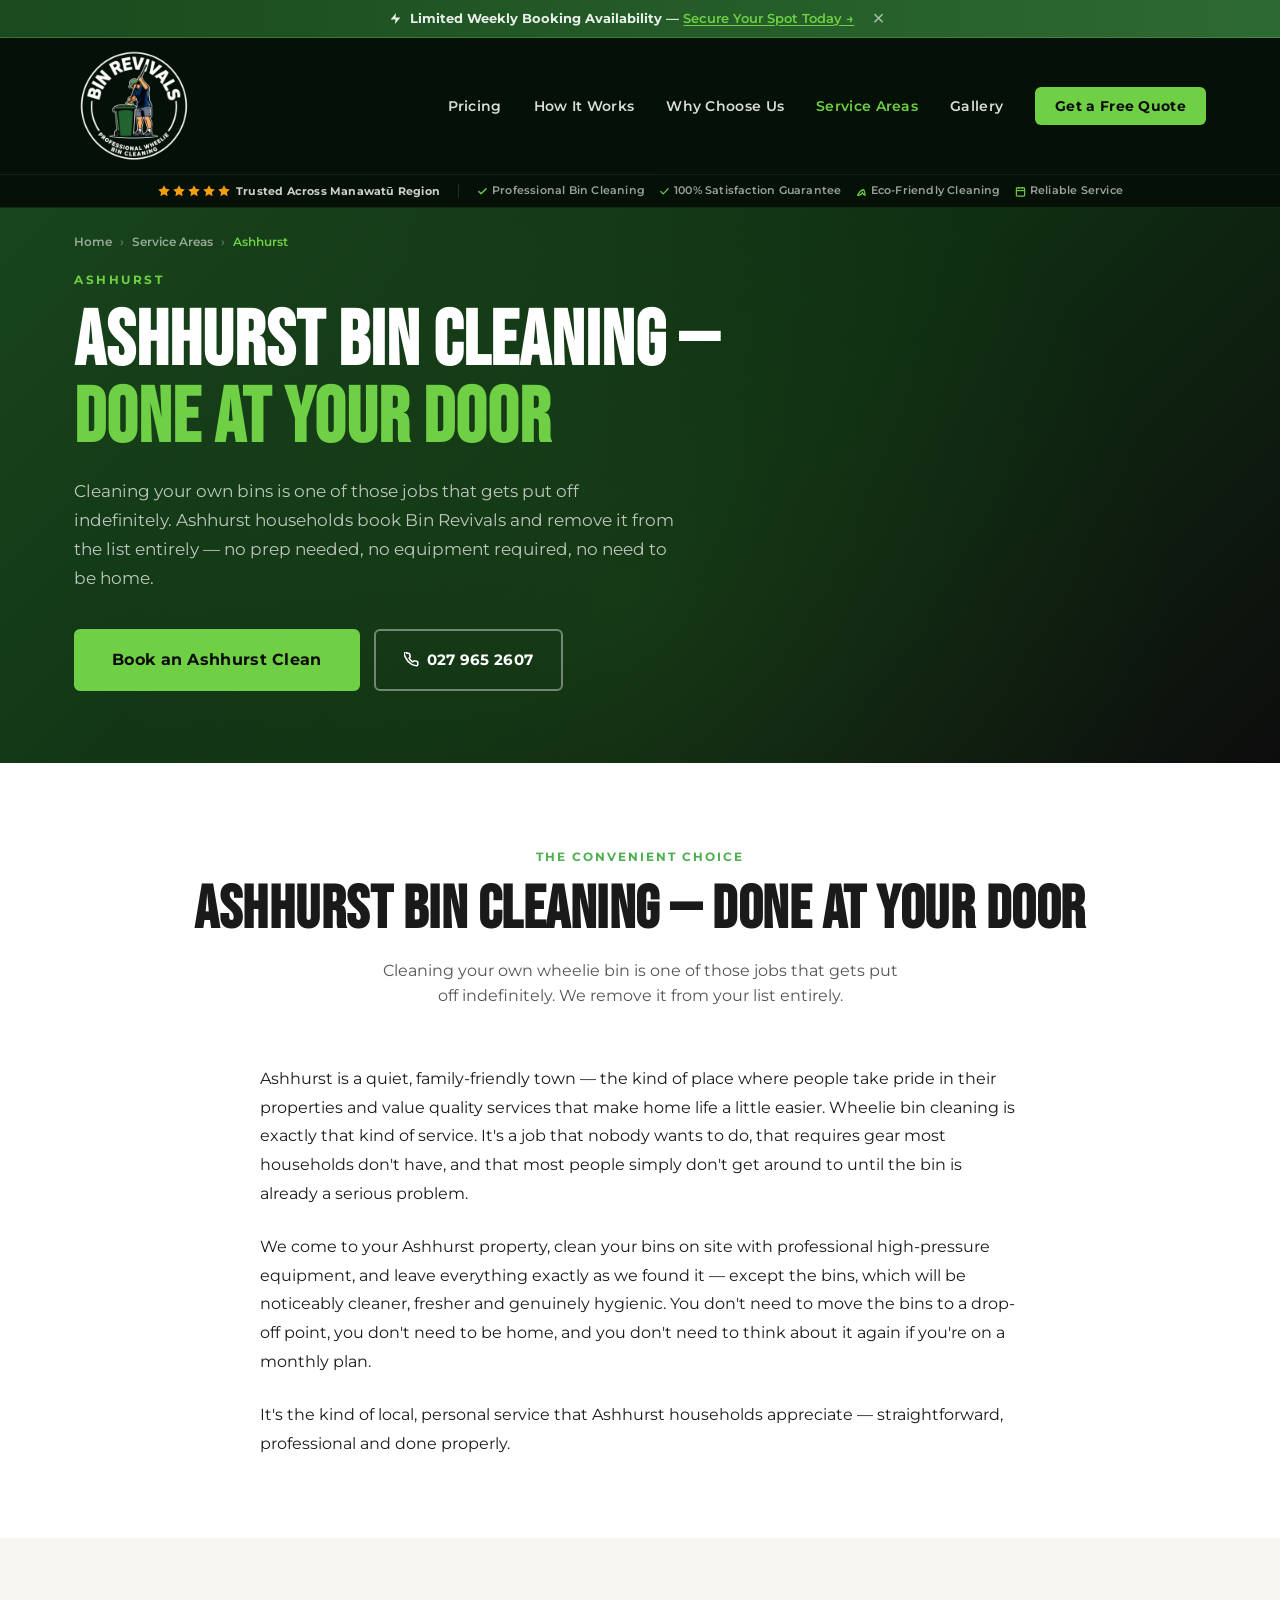
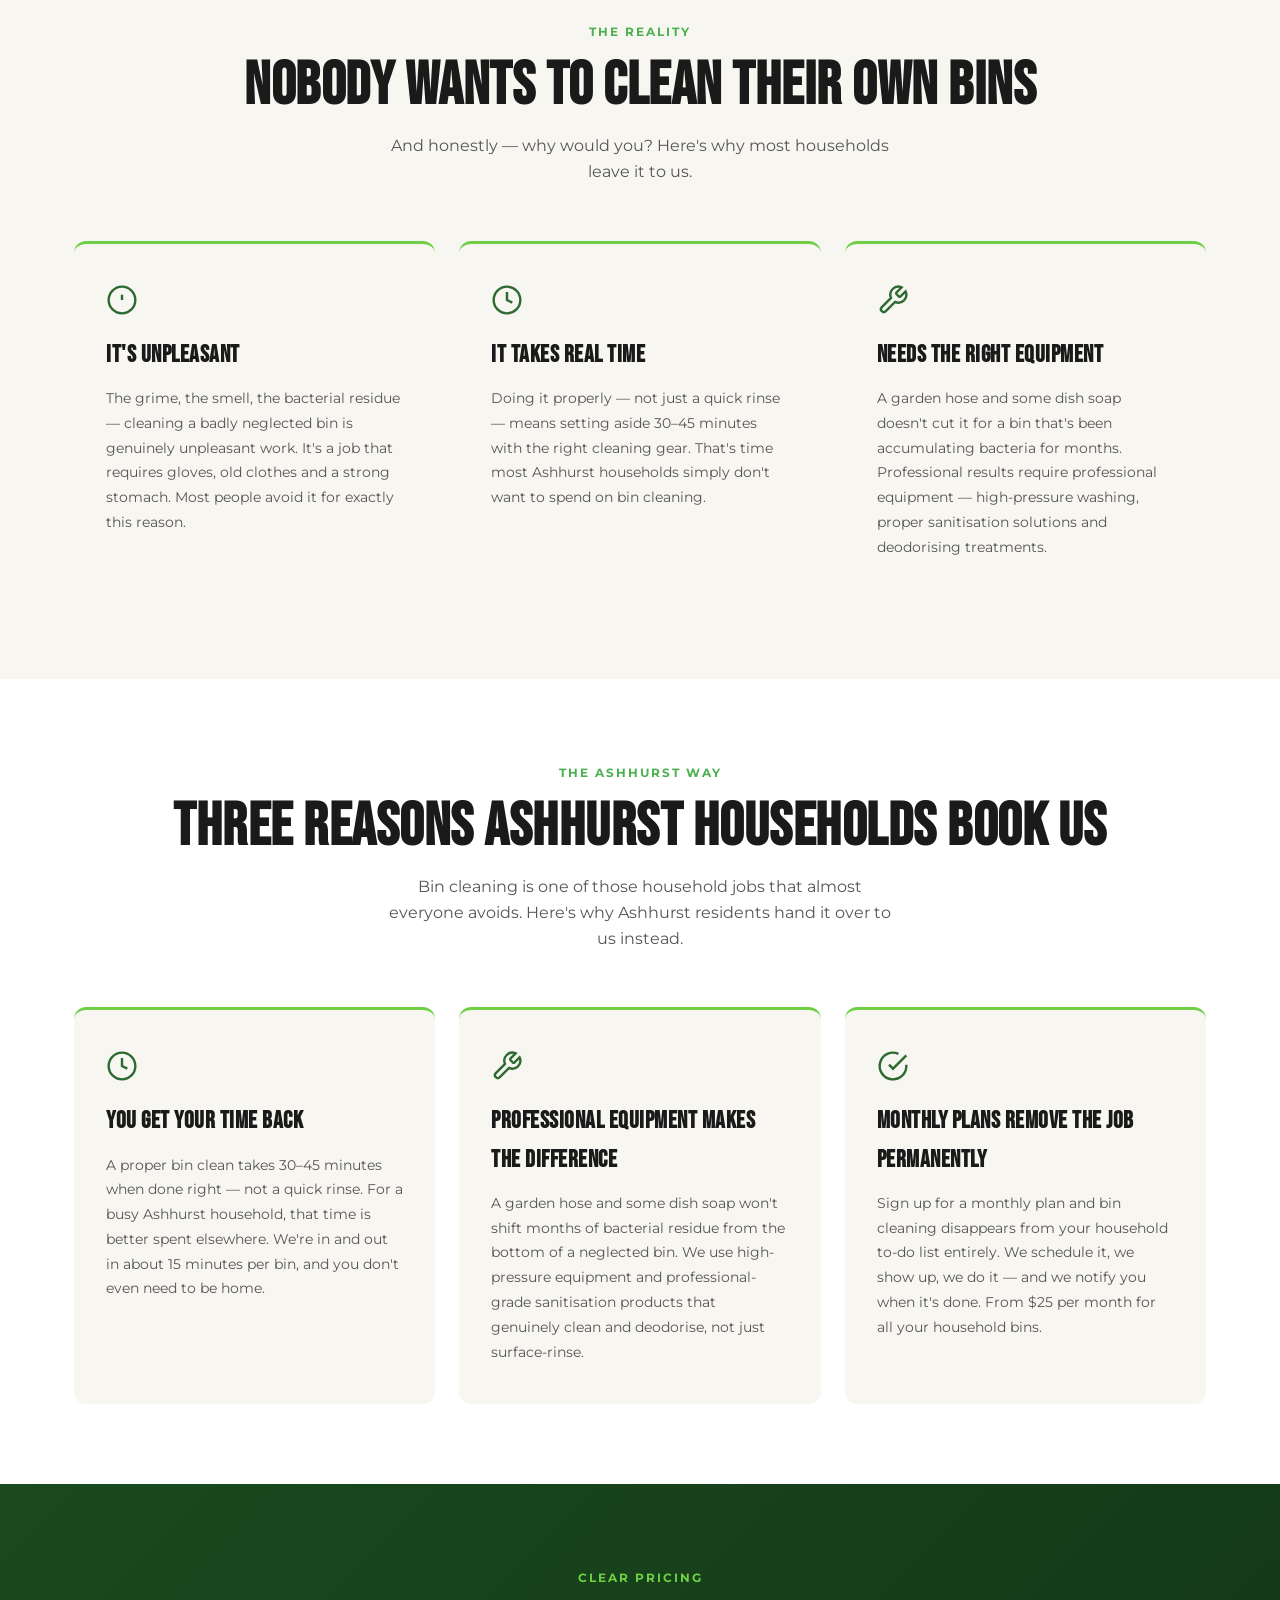
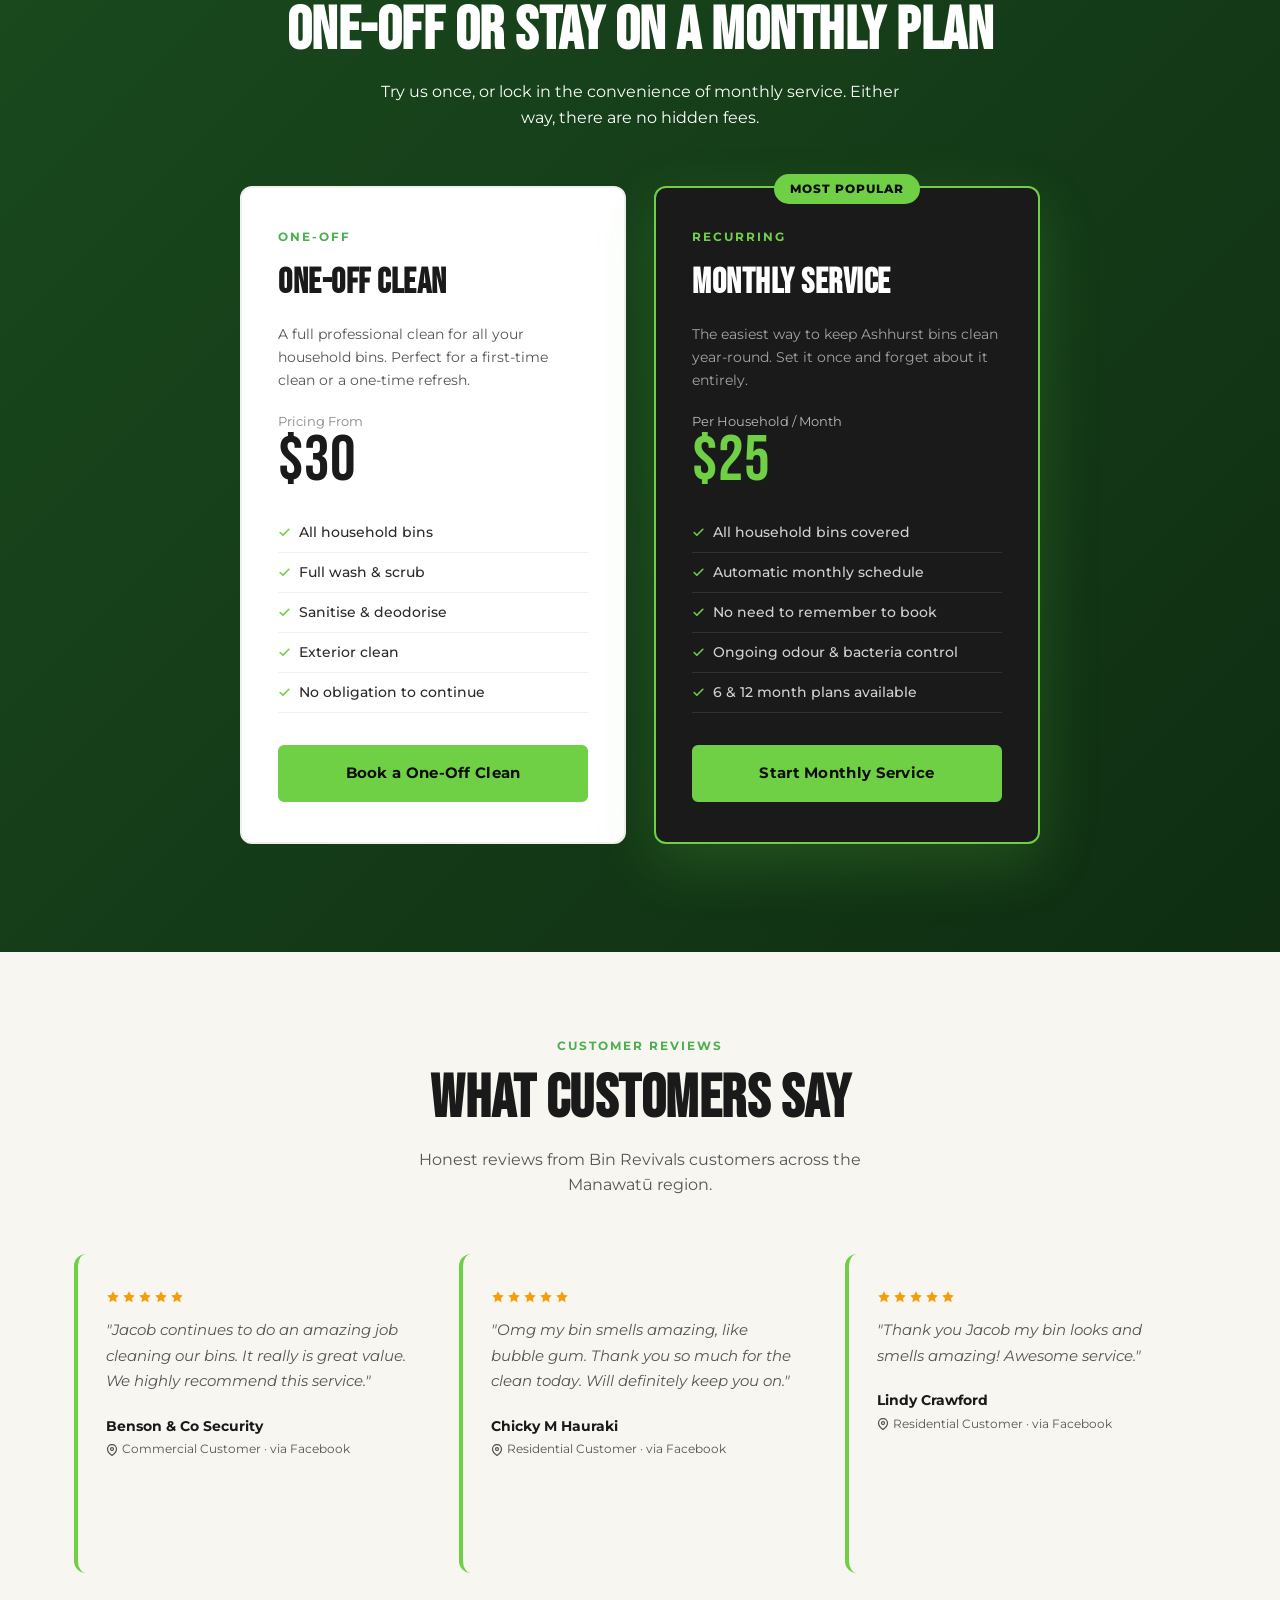
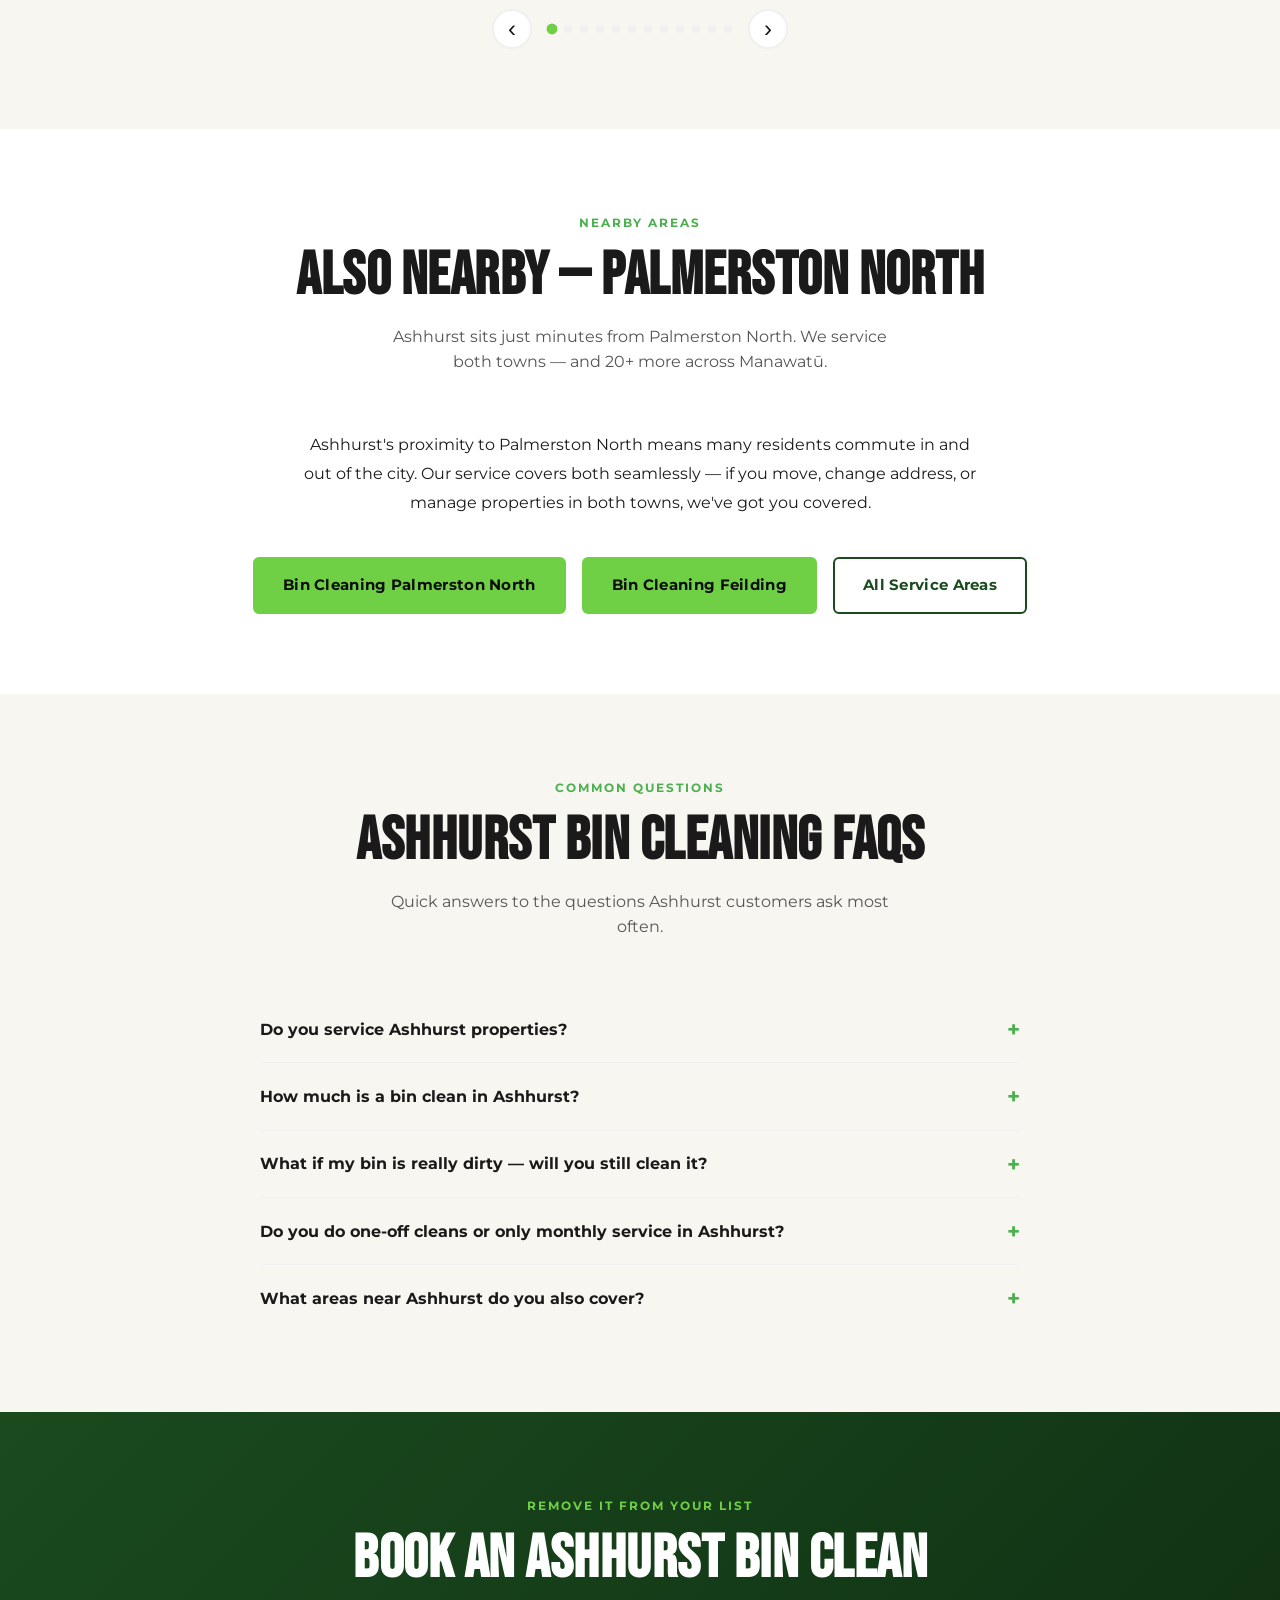
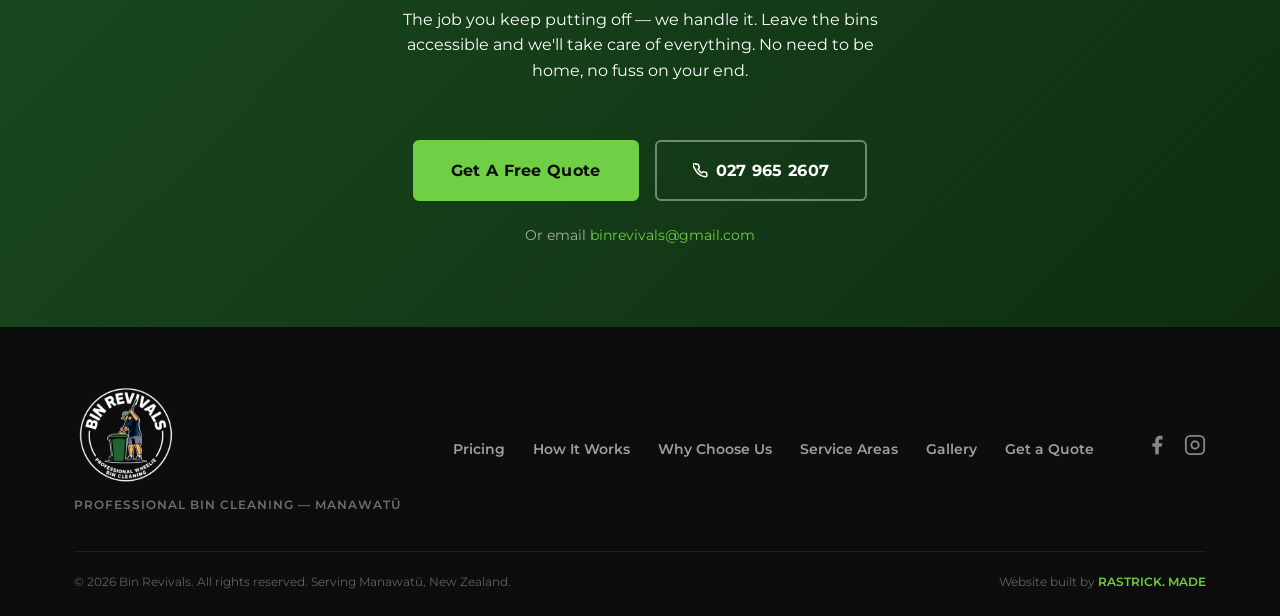
<file: bin-revivals/service-areas/ashhurst-bin-cleaning.html>
<!DOCTYPE html>
<html lang="en">
<head>
  <meta charset="UTF-8" />
<!-- Google tag (gtag.js) -->
  <script async src="https://www.googletagmanager.com/gtag/js?id=G-NXTNLJSG7B"></script>
  <script>
    window.dataLayer = window.dataLayer || [];
    function gtag(){dataLayer.push(arguments);}
    gtag('js', new Date());
    gtag('config', 'G-NXTNLJSG7B');
  </script>
  <meta name="viewport" content="width=device-width, initial-scale=1.0" />
  <link rel="canonical" href="https://binrevivals.co.nz/service-areas/ashhurst-bin-cleaning.html" />
  <meta property="og:type" content="website" />
  <meta property="og:site_name" content="Bin Revivals" />
  <meta property="og:title" content="Wheelie Bin Cleaning Ashhurst | Local Bin Cleaners | Bin Revivals" />
  <meta property="og:description" content="Bin Revivals provides wheelie bin cleaning in Ashhurst. One-off or monthly service. Professional, convenient, done at your door. Book today." />
  <meta property="og:image" content="https://binrevivals.co.nz/assets/images/og-image.jpg" />
  <meta property="og:url" content="https://binrevivals.co.nz/service-areas/ashhurst-bin-cleaning.html" />
  <meta name="description" content="Bin Revivals provides wheelie bin cleaning in Ashhurst. One-off or monthly service. Professional, convenient, done at your door. Book today." />
  <title>Wheelie Bin Cleaning Ashhurst | Local Bin Cleaners | Bin Revivals</title>
  <meta name="twitter:card" content="summary_large_image" />
  <meta name="twitter:title" content="Wheelie Bin Cleaning Ashhurst | Local Bin Cleaners | Bin Revivals" />
  <meta name="twitter:description" content="Bin Revivals provides wheelie bin cleaning in Ashhurst. One-off or monthly service. Professional, convenient, done at your door." />
  <meta name="twitter:image" content="https://binrevivals.co.nz/assets/images/og-image.jpg" />
  <meta name="theme-color" content="#1a4a1e" />
  <link rel="icon" href="../assets/images/main-logo-web.png" type="image/png" />
  <link rel="preconnect" href="https://fonts.googleapis.com">
  <link rel="preconnect" href="https://fonts.gstatic.com" crossorigin>
  <link rel="preload" as="image" href="../assets/images/main-logo-web.webp" type="image/webp" fetchpriority="high">
  <link rel="preload" as="style" href="https://fonts.googleapis.com/css2?family=Bebas+Neue&family=Montserrat:wght@400;500;600;700;800&display=swap" onload="this.onload=null;this.rel='stylesheet'">
  <noscript><link rel="stylesheet" href="https://fonts.googleapis.com/css2?family=Bebas+Neue&family=Montserrat:wght@400;500;600;700;800&display=swap"></noscript>
  <link rel="stylesheet" href="../style.css" />

  <script type="application/ld+json">
  {
    "@context": "https://schema.org",
    "@graph": [
      {
        "@type": "LocalBusiness",
        "@id": "https://binrevivals.co.nz/#business",
        "name": "Bin Revivals",
        "description": "Professional wheelie bin cleaning in Ashhurst and across the Manawatū region.",
        "telephone": "+64279652607",
        "email": "binrevivals@gmail.com",
        "address": {"@type":"PostalAddress","addressLocality":"Palmerston North","addressRegion":"Manawatū-Whanganui","addressCountry":"NZ"},
        "areaServed": "Ashhurst, Manawatū Region, New Zealand",
        "priceRange": "$",
        "url": "https://binrevivals.co.nz/",
        "sameAs": ["https://facebook.com/BinRevivals"]
      },
      {
        "@type": "BreadcrumbList",
        "itemListElement": [
          {"@type":"ListItem","position":1,"name":"Home","item":"https://binrevivals.co.nz/"},
          {"@type":"ListItem","position":2,"name":"Service Areas","item":"https://binrevivals.co.nz/service-areas.html"},
          {"@type":"ListItem","position":3,"name":"Ashhurst Bin Cleaning","item":"https://binrevivals.co.nz/service-areas/ashhurst-bin-cleaning.html"}
        ]
      },
      {
        "@type": "FAQPage",
        "mainEntity": [
          {
            "@type": "Question",
            "name": "Do you service Ashhurst properties?",
            "acceptedAnswer": {"@type":"Answer","text":"Yes — Ashhurst is within our service area. We cover Ashhurst and all surrounding towns including Palmerston North, Feilding and more."}
          },
          {
            "@type": "Question",
            "name": "How much is a bin clean in Ashhurst?",
            "acceptedAnswer": {"@type":"Answer","text":"One-off from $30 per household. Monthly recurring from $25 per household. All household bins included. Commercial 240L bins are quoted on request."}
          },
          {
            "@type": "Question",
            "name": "What if my bin is really dirty — will you still clean it?",
            "acceptedAnswer": {"@type":"Answer","text":"Absolutely. No bin is too far gone. We specialise in deep cleaning bins that have been neglected. Our professional equipment handles even the worst build-up of grime, bacteria and odour."}
          },
          {
            "@type": "Question",
            "name": "Do you do one-off cleans or only monthly service in Ashhurst?",
            "acceptedAnswer": {"@type":"Answer","text":"Both. You can book a single one-off clean from $30, or sign up for our monthly recurring service from $25/month. No obligation to commit to a plan."}
          },
          {
            "@type": "Question",
            "name": "What areas near Ashhurst do you also cover?",
            "acceptedAnswer": {"@type":"Answer","text":"We cover all of Manawatū including Palmerston North and all suburbs, Feilding, Bunnythorpe, Longburn and more. See our full service areas page."}
          }
        ]
      }
    ]
  }
  </script>

  <script type="application/ld+json">
  {
    "@context": "https://schema.org",
    "@type": "WebPage",
    "name": "Wheelie Bin Cleaning Ashhurst | Local Bin Cleaners | Bin Revivals",
    "url": "https://binrevivals.co.nz/service-areas/ashhurst-bin-cleaning.html",
    "description": "Bin Revivals provides wheelie bin cleaning in Ashhurst. One-off or monthly service. Professional, convenient, done at your door.",
    "isPartOf": {"@id": "https://binrevivals.co.nz/#website"},
    "breadcrumb": {
      "@type": "BreadcrumbList",
      "itemListElement": [
        {"@type":"ListItem","position":1,"name":"Home","item":"https://binrevivals.co.nz/"},
        {"@type":"ListItem","position":2,"name":"Service Areas","item":"https://binrevivals.co.nz/service-areas.html"},
        {"@type":"ListItem","position":3,"name":"Ashhurst Bin Cleaning","item":"https://binrevivals.co.nz/service-areas/ashhurst-bin-cleaning.html"}
      ]
    }
  }
  </script>
</head>
<body>

  <!-- FLOATING QUOTE BUTTON -->
  <a href="../index.html#book" class="floating-cta visible" id="floatingCta" aria-label="Get a free quote">
    <svg width="22" height="22" viewBox="0 0 24 24" fill="none" stroke="currentColor" stroke-width="2.5"><path d="M21 15a2 2 0 01-2 2H7l-4 4V5a2 2 0 012-2h14a2 2 0 012 2z"/></svg>
    <span>Free Quote</span>
  </a>

  <!-- URGENCY BAR -->
  <div class="urgency-bar" id="urgencyBar">
    <div class="urgency-bar__inner">
      <span class="urgency-bar__icon"><svg width="13" height="13" viewBox="0 0 24 24" fill="currentColor" aria-hidden="true"><polygon points="13 2 3 14 12 14 11 22 21 10 12 10 13 2"/></svg></span>
      <p><strong>Limited Weekly Booking Availability</strong> — <a href="../index.html#book">Secure Your Spot Today &rarr;</a></p>
    </div>
    <button class="urgency-bar__close" id="urgencyClose" aria-label="Close">&times;</button>
  </div>

  <header class="site-header" id="siteHeader">

  <!-- NAV -->
  <nav class="nav" id="navbar">
    <div class="nav__inner">
      <a href="../index.html" class="nav__logo">
        <picture>
          <source srcset="../assets/images/main-logo-web.webp" type="image/webp">
          <img src="../assets/images/main-logo-web.png" alt="Bin Revivals logo — Professional Bin Cleaning Manawatū" width="600" height="600" fetchpriority="high" loading="eager" decoding="async" />
        </picture>
      </a>
      <button class="nav__burger" id="burgerBtn" aria-label="Open menu"><span></span><span></span><span></span></button>
      <ul class="nav__links" id="navLinks">
        <li class="nav__links-home"><a href="../index.html">Home</a></li>
        <li><a href="../pricing.html">Pricing</a></li>
        <li><a href="../how-it-works.html">How It Works</a></li>
        <li><a href="../why-us.html">Why Choose Us</a></li>
        <li><a href="../service-areas.html" style="color:var(--green-lime)">Service Areas</a></li>
        <li><a href="../gallery.html">Gallery</a></li>
        <li><a href="../index.html#book" class="nav__cta">Get a Free Quote</a></li>
      </ul>
    </div>
  </nav>
  <div class="nav-trust-bar" id="navTrustBar" role="complementary" aria-label="Trust signals">
    <div class="container">
      <div class="nav-trust-bar__inner">
        <div class="nav-trust-bar__rating">
          <span class="nav-trust-bar__stars"><svg width="14" height="14" viewBox="0 0 24 24" fill="#f59e0b" aria-hidden="true"><polygon points="12 2 15.09 8.26 22 9.27 17 14.14 18.18 21.02 12 17.77 5.82 21.02 7 14.14 2 9.27 8.91 8.26 12 2"/></svg><svg width="14" height="14" viewBox="0 0 24 24" fill="#f59e0b" aria-hidden="true"><polygon points="12 2 15.09 8.26 22 9.27 17 14.14 18.18 21.02 12 17.77 5.82 21.02 7 14.14 2 9.27 8.91 8.26 12 2"/></svg><svg width="14" height="14" viewBox="0 0 24 24" fill="#f59e0b" aria-hidden="true"><polygon points="12 2 15.09 8.26 22 9.27 17 14.14 18.18 21.02 12 17.77 5.82 21.02 7 14.14 2 9.27 8.91 8.26 12 2"/></svg><svg width="14" height="14" viewBox="0 0 24 24" fill="#f59e0b" aria-hidden="true"><polygon points="12 2 15.09 8.26 22 9.27 17 14.14 18.18 21.02 12 17.77 5.82 21.02 7 14.14 2 9.27 8.91 8.26 12 2"/></svg><svg width="14" height="14" viewBox="0 0 24 24" fill="#f59e0b" aria-hidden="true"><polygon points="12 2 15.09 8.26 22 9.27 17 14.14 18.18 21.02 12 17.77 5.82 21.02 7 14.14 2 9.27 8.91 8.26 12 2"/></svg></span>
          <span class="nav-trust-bar__region">Trusted Across Manawatū Region</span>
        </div>
        <div class="nav-trust-bar__sep" aria-hidden="true"></div>
        <div class="nav-trust-bar__points">
          <span class="nav-trust-bar__point">
            <svg width="11" height="11" viewBox="0 0 24 24" fill="none" stroke="currentColor" stroke-width="3" stroke-linecap="round" stroke-linejoin="round" aria-hidden="true"><polyline points="20,6 9,17 4,12"/></svg>
            Professional Bin Cleaning
          </span>
          <span class="nav-trust-bar__point">
            <svg width="11" height="11" viewBox="0 0 24 24" fill="none" stroke="currentColor" stroke-width="2.5" stroke-linecap="round" stroke-linejoin="round" aria-hidden="true"><polyline points="20,6 9,17 4,12"/></svg>
            100% Satisfaction Guarantee
          </span>
          <span class="nav-trust-bar__point">
            <svg width="11" height="11" viewBox="0 0 24 24" fill="none" stroke="currentColor" stroke-width="2.5" aria-hidden="true"><path d="M17 8C8 10 5.9 16.17 3.82 19.34A1 1 0 004.6 21C8 20.5 12 19 14 15c2 4 6 5 6 5s-1-8-3-12z"/></svg>
            Eco-Friendly Cleaning
          </span>
          <span class="nav-trust-bar__point">
            <svg width="11" height="11" viewBox="0 0 24 24" fill="none" stroke="currentColor" stroke-width="2.5" aria-hidden="true"><rect x="3" y="4" width="18" height="18" rx="2"/><line x1="16" y1="2" x2="16" y2="6"/><line x1="8" y1="2" x2="8" y2="6"/><line x1="3" y1="10" x2="21" y2="10"/></svg>
            Reliable Service
          </span>
        </div>
      </div>
    </div>
  </div>
  </header><!-- /.site-header -->

  <!-- HERO -->
  <section class="sa-page-hero page-hero">
    <div class="container">
      <div class="sa-page-hero__inner">
        <nav class="breadcrumb" aria-label="Breadcrumb">
          <a href="../index.html">Home</a>
          <span class="breadcrumb__sep">›</span>
          <a href="../service-areas.html">Service Areas</a>
          <span class="breadcrumb__sep">›</span>
          <span class="breadcrumb__current">Ashhurst</span>
        </nav>
        <p class="sa-page-hero__eyebrow">Ashhurst</p>
        <h1 class="sa-page-hero__title">Ashhurst Bin Cleaning —<br/><span>Done at Your Door</span></h1>
        <p class="sa-page-hero__sub">Cleaning your own bins is one of those jobs that gets put off indefinitely. Ashhurst households book Bin Revivals and remove it from the list entirely — no prep needed, no equipment required, no need to be home.</p>
        <div class="sa-page-hero__actions">
          <a href="../index.html#book" class="btn btn--primary btn--lg">Book an Ashhurst Clean</a>
          <a href="tel:0279652607" class="btn btn--ghost"><svg width="15" height="15" viewBox="0 0 24 24" fill="none" stroke="currentColor" stroke-width="2.5" stroke-linecap="round" stroke-linejoin="round" aria-hidden="true"><path d="M22 16.92v3a2 2 0 01-2.18 2 19.79 19.79 0 01-8.63-3.07A19.5 19.5 0 013.07 9.81a19.79 19.79 0 01-3.07-8.67A2 2 0 014.11 2h3a2 2 0 012 1.72c.127.96.361 1.903.7 2.81a2 2 0 01-.45 2.11L8.09 9.91a16 16 0 006 6l1.27-1.27a2 2 0 012.11-.45c.907.339 1.85.573 2.81.7A2 2 0 0122 16.92z"/></svg> 027 965 2607</a>
        </div>
      </div>
    </div>
  </section>

  <!-- SECTION 2: DONE AT YOUR DOOR -->
  <section class="location-section" style="background:var(--white)">
    <div class="container">
      <div class="section-header">
        <p class="section-label">The Convenient Choice</p>
        <h2 class="section-title">Ashhurst Bin Cleaning — Done at Your Door</h2>
        <p class="section-sub">Cleaning your own wheelie bin is one of those jobs that gets put off indefinitely. We remove it from your list entirely.</p>
      </div>
      <div style="max-width:760px;margin:0 auto;">
        <p style="margin-bottom:24px;line-height:1.8;color:var(--text-mid);">Ashhurst is a quiet, family-friendly town — the kind of place where people take pride in their properties and value quality services that make home life a little easier. Wheelie bin cleaning is exactly that kind of service. It's a job that nobody wants to do, that requires gear most households don't have, and that most people simply don't get around to until the bin is already a serious problem.</p>
        <p style="margin-bottom:24px;line-height:1.8;color:var(--text-mid);">We come to your Ashhurst property, clean your bins on site with professional high-pressure equipment, and leave everything exactly as we found it — except the bins, which will be noticeably cleaner, fresher and genuinely hygienic. You don't need to move the bins to a drop-off point, you don't need to be home, and you don't need to think about it again if you're on a monthly plan.</p>
        <p style="line-height:1.8;color:var(--text-mid);">It's the kind of local, personal service that Ashhurst households appreciate — straightforward, professional and done properly.</p>
      </div>
    </div>
  </section>

  <!-- SECTION 3: NOBODY WANTS TO CLEAN BINS -->
  <section class="location-section location-section--alt">
    <div class="container">
      <div class="section-header">
        <p class="section-label">The Reality</p>
        <h2 class="section-title">Nobody Wants to Clean Their Own Bins</h2>
        <p class="section-sub">And honestly — why would you? Here's why most households leave it to us.</p>
      </div>
      <div class="trust-grid">
        <div class="trust-card">
          <div class="trust-card__icon">
            <svg width="32" height="32" viewBox="0 0 24 24" fill="none" stroke="currentColor" stroke-width="1.8"><circle cx="12" cy="12" r="10"/><line x1="12" y1="8" x2="12" y2="12"/><line x1="12" y1="16" x2="12.01" y2="16"/></svg>
          </div>
          <h3 class="trust-card__title">It's Unpleasant</h3>
          <p class="trust-card__desc">The grime, the smell, the bacterial residue — cleaning a badly neglected bin is genuinely unpleasant work. It's a job that requires gloves, old clothes and a strong stomach. Most people avoid it for exactly this reason.</p>
        </div>
        <div class="trust-card">
          <div class="trust-card__icon">
            <svg width="32" height="32" viewBox="0 0 24 24" fill="none" stroke="currentColor" stroke-width="1.8"><circle cx="12" cy="12" r="10"/><polyline points="12 6 12 12 16 14"/></svg>
          </div>
          <h3 class="trust-card__title">It Takes Real Time</h3>
          <p class="trust-card__desc">Doing it properly — not just a quick rinse — means setting aside 30–45 minutes with the right cleaning gear. That's time most Ashhurst households simply don't want to spend on bin cleaning.</p>
        </div>
        <div class="trust-card">
          <div class="trust-card__icon">
            <svg width="32" height="32" viewBox="0 0 24 24" fill="none" stroke="currentColor" stroke-width="1.8"><path d="M14.7 6.3a1 1 0 000 1.4l1.6 1.6a1 1 0 001.4 0l3.77-3.77a6 6 0 01-7.94 7.94l-6.91 6.91a2.12 2.12 0 01-3-3l6.91-6.91a6 6 0 017.94-7.94l-3.76 3.76z"/></svg>
          </div>
          <h3 class="trust-card__title">Needs the Right Equipment</h3>
          <p class="trust-card__desc">A garden hose and some dish soap doesn't cut it for a bin that's been accumulating bacteria for months. Professional results require professional equipment — high-pressure washing, proper sanitisation solutions and deodorising treatments.</p>
        </div>
      </div>
    </div>
  </section>

  <!-- SECTION 4: WHY ASHHURST HOUSEHOLDS BOOK US -->
  <section class="location-section" style="background:var(--white)">
    <div class="container">
      <div class="section-header">
        <p class="section-label">The Ashhurst Way</p>
        <h2 class="section-title">Three Reasons Ashhurst Households Book Us</h2>
        <p class="section-sub">Bin cleaning is one of those household jobs that almost everyone avoids. Here's why Ashhurst residents hand it over to us instead.</p>
      </div>
      <div class="trust-grid">
        <div class="trust-card">
          <div class="trust-card__icon">
            <svg width="32" height="32" viewBox="0 0 24 24" fill="none" stroke="currentColor" stroke-width="1.8"><circle cx="12" cy="12" r="10"/><polyline points="12 6 12 12 16 14"/></svg>
          </div>
          <h3 class="trust-card__title">You Get Your Time Back</h3>
          <p class="trust-card__desc">A proper bin clean takes 30–45 minutes when done right — not a quick rinse. For a busy Ashhurst household, that time is better spent elsewhere. We're in and out in about 15 minutes per bin, and you don't even need to be home.</p>
        </div>
        <div class="trust-card">
          <div class="trust-card__icon">
            <svg width="32" height="32" viewBox="0 0 24 24" fill="none" stroke="currentColor" stroke-width="1.8"><path d="M14.7 6.3a1 1 0 000 1.4l1.6 1.6a1 1 0 001.4 0l3.77-3.77a6 6 0 01-7.94 7.94l-6.91 6.91a2.12 2.12 0 01-3-3l6.91-6.91a6 6 0 017.94-7.94l-3.76 3.76z"/></svg>
          </div>
          <h3 class="trust-card__title">Professional Equipment Makes the Difference</h3>
          <p class="trust-card__desc">A garden hose and some dish soap won't shift months of bacterial residue from the bottom of a neglected bin. We use high-pressure equipment and professional-grade sanitisation products that genuinely clean and deodorise, not just surface-rinse.</p>
        </div>
        <div class="trust-card">
          <div class="trust-card__icon">
            <svg width="32" height="32" viewBox="0 0 24 24" fill="none" stroke="currentColor" stroke-width="1.8"><path d="M22 11.08V12a10 10 0 11-5.93-9.14"/><polyline points="22 4 12 14.01 9 11.01"/></svg>
          </div>
          <h3 class="trust-card__title">Monthly Plans Remove the Job Permanently</h3>
          <p class="trust-card__desc">Sign up for a monthly plan and bin cleaning disappears from your household to-do list entirely. We schedule it, we show up, we do it — and we notify you when it's done. From $25 per month for all your household bins.</p>
        </div>
      </div>
    </div>
  </section>

  <!-- SECTION 5: PRICING - DARK BG -->
  <section class="location-section location-section--dark">
    <div class="container">
      <div class="section-header section-header--light">
        <p class="section-label section-label--light">Clear Pricing</p>
        <h2 class="section-title">One-Off or Stay On a Monthly Plan</h2>
        <p class="section-sub section-sub--light">Try us once, or lock in the convenience of monthly service. Either way, there are no hidden fees.</p>
      </div>
      <div class="pricing__cards" style="margin-top:48px;">
        <div class="pricing__card" style="background:var(--white);">
          <div class="pricing__tag">One-Off</div>
          <h3 class="pricing__name">One-Off Clean</h3>
          <p class="pricing__desc">A full professional clean for all your household bins. Perfect for a first-time clean or a one-time refresh.</p>
          <div style="margin:24px 0 20px;">
            <p style="font-size:0.8rem;color:#888;margin-bottom:0;line-height:1;">Pricing From</p>
            <p style="font-family:var(--font-display);font-size:4rem;line-height:1;color:var(--off-black);margin:0;">$30</p>
          </div>
          <ul class="pricing__features">
            <li><svg width="13" height="13" viewBox="0 0 24 24" fill="none" stroke="currentColor" stroke-width="3" stroke-linecap="round" stroke-linejoin="round" aria-hidden="true"><polyline points="20 6 9 17 4 12"/></svg> All household bins</li>
            <li><svg width="13" height="13" viewBox="0 0 24 24" fill="none" stroke="currentColor" stroke-width="3" stroke-linecap="round" stroke-linejoin="round" aria-hidden="true"><polyline points="20 6 9 17 4 12"/></svg> Full wash &amp; scrub</li>
            <li><svg width="13" height="13" viewBox="0 0 24 24" fill="none" stroke="currentColor" stroke-width="3" stroke-linecap="round" stroke-linejoin="round" aria-hidden="true"><polyline points="20 6 9 17 4 12"/></svg> Sanitise &amp; deodorise</li>
            <li><svg width="13" height="13" viewBox="0 0 24 24" fill="none" stroke="currentColor" stroke-width="3" stroke-linecap="round" stroke-linejoin="round" aria-hidden="true"><polyline points="20 6 9 17 4 12"/></svg> Exterior clean</li>
            <li><svg width="13" height="13" viewBox="0 0 24 24" fill="none" stroke="currentColor" stroke-width="3" stroke-linecap="round" stroke-linejoin="round" aria-hidden="true"><polyline points="20 6 9 17 4 12"/></svg> No obligation to continue</li>
          </ul>
          <a href="../index.html#book" class="btn btn--primary btn--full">Book a One-Off Clean</a>
        </div>
        <div class="pricing__card pricing__card--featured">
          <div class="pricing__badge">Most Popular</div>
          <div class="pricing__tag">Recurring</div>
          <h3 class="pricing__name">Monthly Service</h3>
          <p class="pricing__desc">The easiest way to keep Ashhurst bins clean year-round. Set it once and forget about it entirely.</p>
          <div style="margin:24px 0 20px;">
            <p style="font-size:0.8rem;color:rgba(255,255,255,0.7);margin-bottom:0;line-height:1;">Per Household / Month</p>
            <p style="font-family:var(--font-display);font-size:4rem;line-height:1;color:var(--green-lime);margin:0;">$25</p>
          </div>
          <ul class="pricing__features">
            <li><svg width="13" height="13" viewBox="0 0 24 24" fill="none" stroke="currentColor" stroke-width="3" stroke-linecap="round" stroke-linejoin="round" aria-hidden="true"><polyline points="20 6 9 17 4 12"/></svg> All household bins covered</li>
            <li><svg width="13" height="13" viewBox="0 0 24 24" fill="none" stroke="currentColor" stroke-width="3" stroke-linecap="round" stroke-linejoin="round" aria-hidden="true"><polyline points="20 6 9 17 4 12"/></svg> Automatic monthly schedule</li>
            <li><svg width="13" height="13" viewBox="0 0 24 24" fill="none" stroke="currentColor" stroke-width="3" stroke-linecap="round" stroke-linejoin="round" aria-hidden="true"><polyline points="20 6 9 17 4 12"/></svg> No need to remember to book</li>
            <li><svg width="13" height="13" viewBox="0 0 24 24" fill="none" stroke="currentColor" stroke-width="3" stroke-linecap="round" stroke-linejoin="round" aria-hidden="true"><polyline points="20 6 9 17 4 12"/></svg> Ongoing odour &amp; bacteria control</li>
            <li><svg width="13" height="13" viewBox="0 0 24 24" fill="none" stroke="currentColor" stroke-width="3" stroke-linecap="round" stroke-linejoin="round" aria-hidden="true"><polyline points="20 6 9 17 4 12"/></svg> 6 &amp; 12 month plans available</li>
          </ul>
          <a href="../index.html#book" class="btn btn--primary btn--full">Start Monthly Service</a>
        </div>
      </div>
    </div>
  </section>

  <!-- SECTION 6: REVIEWS -->
  <section class="location-section location-section--alt">
    <div class="container">
      <div class="section-header">
        <p class="section-label">Customer Reviews</p>
        <h2 class="section-title">What Customers Say</h2>
        <p class="section-sub">Honest reviews from Bin Revivals customers across the Manawatū region.</p>
      </div>
      <div class="review-carousel" role="region" aria-label="Customer reviews">
        <div class="review-carousel__track">
          <div class="review-card">
            <div class="review-card__stars"><svg width="14" height="14" viewBox="0 0 24 24" fill="#f59e0b" aria-hidden="true"><polygon points="12 2 15.09 8.26 22 9.27 17 14.14 18.18 21.02 12 17.77 5.82 21.02 7 14.14 2 9.27 8.91 8.26 12 2"/></svg><svg width="14" height="14" viewBox="0 0 24 24" fill="#f59e0b" aria-hidden="true"><polygon points="12 2 15.09 8.26 22 9.27 17 14.14 18.18 21.02 12 17.77 5.82 21.02 7 14.14 2 9.27 8.91 8.26 12 2"/></svg><svg width="14" height="14" viewBox="0 0 24 24" fill="#f59e0b" aria-hidden="true"><polygon points="12 2 15.09 8.26 22 9.27 17 14.14 18.18 21.02 12 17.77 5.82 21.02 7 14.14 2 9.27 8.91 8.26 12 2"/></svg><svg width="14" height="14" viewBox="0 0 24 24" fill="#f59e0b" aria-hidden="true"><polygon points="12 2 15.09 8.26 22 9.27 17 14.14 18.18 21.02 12 17.77 5.82 21.02 7 14.14 2 9.27 8.91 8.26 12 2"/></svg><svg width="14" height="14" viewBox="0 0 24 24" fill="#f59e0b" aria-hidden="true"><polygon points="12 2 15.09 8.26 22 9.27 17 14.14 18.18 21.02 12 17.77 5.82 21.02 7 14.14 2 9.27 8.91 8.26 12 2"/></svg></div>
            <p class="review-card__text">"Jacob continues to do an amazing job cleaning our bins. It really is great value. We highly recommend this service."</p>
            <p class="review-card__author">Benson &amp; Co Security</p>
            <p class="review-card__location"><svg width="12" height="12" viewBox="0 0 24 24" fill="none" stroke="currentColor" stroke-width="2.5" stroke-linecap="round" stroke-linejoin="round" aria-hidden="true"><path d="M21 10c0 7-9 13-9 13s-9-6-9-13a9 9 0 0118 0z"/><circle cx="12" cy="10" r="3"/></svg> Commercial Customer · via Facebook</p>
          </div>
          <div class="review-card">
            <div class="review-card__stars"><svg width="14" height="14" viewBox="0 0 24 24" fill="#f59e0b" aria-hidden="true"><polygon points="12 2 15.09 8.26 22 9.27 17 14.14 18.18 21.02 12 17.77 5.82 21.02 7 14.14 2 9.27 8.91 8.26 12 2"/></svg><svg width="14" height="14" viewBox="0 0 24 24" fill="#f59e0b" aria-hidden="true"><polygon points="12 2 15.09 8.26 22 9.27 17 14.14 18.18 21.02 12 17.77 5.82 21.02 7 14.14 2 9.27 8.91 8.26 12 2"/></svg><svg width="14" height="14" viewBox="0 0 24 24" fill="#f59e0b" aria-hidden="true"><polygon points="12 2 15.09 8.26 22 9.27 17 14.14 18.18 21.02 12 17.77 5.82 21.02 7 14.14 2 9.27 8.91 8.26 12 2"/></svg><svg width="14" height="14" viewBox="0 0 24 24" fill="#f59e0b" aria-hidden="true"><polygon points="12 2 15.09 8.26 22 9.27 17 14.14 18.18 21.02 12 17.77 5.82 21.02 7 14.14 2 9.27 8.91 8.26 12 2"/></svg><svg width="14" height="14" viewBox="0 0 24 24" fill="#f59e0b" aria-hidden="true"><polygon points="12 2 15.09 8.26 22 9.27 17 14.14 18.18 21.02 12 17.77 5.82 21.02 7 14.14 2 9.27 8.91 8.26 12 2"/></svg></div>
            <p class="review-card__text">"Omg my bin smells amazing, like bubble gum. Thank you so much for the clean today. Will definitely keep you on."</p>
            <p class="review-card__author">Chicky M Hauraki</p>
            <p class="review-card__location"><svg width="12" height="12" viewBox="0 0 24 24" fill="none" stroke="currentColor" stroke-width="2.5" stroke-linecap="round" stroke-linejoin="round" aria-hidden="true"><path d="M21 10c0 7-9 13-9 13s-9-6-9-13a9 9 0 0118 0z"/><circle cx="12" cy="10" r="3"/></svg> Residential Customer · via Facebook</p>
          </div>
          <div class="review-card">
            <div class="review-card__stars"><svg width="14" height="14" viewBox="0 0 24 24" fill="#f59e0b" aria-hidden="true"><polygon points="12 2 15.09 8.26 22 9.27 17 14.14 18.18 21.02 12 17.77 5.82 21.02 7 14.14 2 9.27 8.91 8.26 12 2"/></svg><svg width="14" height="14" viewBox="0 0 24 24" fill="#f59e0b" aria-hidden="true"><polygon points="12 2 15.09 8.26 22 9.27 17 14.14 18.18 21.02 12 17.77 5.82 21.02 7 14.14 2 9.27 8.91 8.26 12 2"/></svg><svg width="14" height="14" viewBox="0 0 24 24" fill="#f59e0b" aria-hidden="true"><polygon points="12 2 15.09 8.26 22 9.27 17 14.14 18.18 21.02 12 17.77 5.82 21.02 7 14.14 2 9.27 8.91 8.26 12 2"/></svg><svg width="14" height="14" viewBox="0 0 24 24" fill="#f59e0b" aria-hidden="true"><polygon points="12 2 15.09 8.26 22 9.27 17 14.14 18.18 21.02 12 17.77 5.82 21.02 7 14.14 2 9.27 8.91 8.26 12 2"/></svg><svg width="14" height="14" viewBox="0 0 24 24" fill="#f59e0b" aria-hidden="true"><polygon points="12 2 15.09 8.26 22 9.27 17 14.14 18.18 21.02 12 17.77 5.82 21.02 7 14.14 2 9.27 8.91 8.26 12 2"/></svg></div>
            <p class="review-card__text">"Thank you Jacob my bin looks and smells amazing! Awesome service."</p>
            <p class="review-card__author">Lindy Crawford</p>
            <p class="review-card__location"><svg width="12" height="12" viewBox="0 0 24 24" fill="none" stroke="currentColor" stroke-width="2.5" stroke-linecap="round" stroke-linejoin="round" aria-hidden="true"><path d="M21 10c0 7-9 13-9 13s-9-6-9-13a9 9 0 0118 0z"/><circle cx="12" cy="10" r="3"/></svg> Residential Customer · via Facebook</p>
          </div>
          <div class="review-card">
            <div class="review-card__stars"><svg width="14" height="14" viewBox="0 0 24 24" fill="#f59e0b" aria-hidden="true"><polygon points="12 2 15.09 8.26 22 9.27 17 14.14 18.18 21.02 12 17.77 5.82 21.02 7 14.14 2 9.27 8.91 8.26 12 2"/></svg><svg width="14" height="14" viewBox="0 0 24 24" fill="#f59e0b" aria-hidden="true"><polygon points="12 2 15.09 8.26 22 9.27 17 14.14 18.18 21.02 12 17.77 5.82 21.02 7 14.14 2 9.27 8.91 8.26 12 2"/></svg><svg width="14" height="14" viewBox="0 0 24 24" fill="#f59e0b" aria-hidden="true"><polygon points="12 2 15.09 8.26 22 9.27 17 14.14 18.18 21.02 12 17.77 5.82 21.02 7 14.14 2 9.27 8.91 8.26 12 2"/></svg><svg width="14" height="14" viewBox="0 0 24 24" fill="#f59e0b" aria-hidden="true"><polygon points="12 2 15.09 8.26 22 9.27 17 14.14 18.18 21.02 12 17.77 5.82 21.02 7 14.14 2 9.27 8.91 8.26 12 2"/></svg><svg width="14" height="14" viewBox="0 0 24 24" fill="#f59e0b" aria-hidden="true"><polygon points="12 2 15.09 8.26 22 9.27 17 14.14 18.18 21.02 12 17.77 5.82 21.02 7 14.14 2 9.27 8.91 8.26 12 2"/></svg></div>
            <p class="review-card__text">"Thank you so Jacob! Some great feedback from appreciative kaiako here at our kura. It's very important to keep our bins clean for hygiene for our tamariki. So this service is very much appreciated! See you next month."</p>
            <p class="review-card__author">Verified Customer</p>
            <p class="review-card__location"><svg width="12" height="12" viewBox="0 0 24 24" fill="none" stroke="currentColor" stroke-width="2.5" stroke-linecap="round" stroke-linejoin="round" aria-hidden="true"><path d="M21 10c0 7-9 13-9 13s-9-6-9-13a9 9 0 0118 0z"/><circle cx="12" cy="10" r="3"/></svg> Verified Customer · via Facebook</p>
          </div>
          <div class="review-card">
            <div class="review-card__stars"><svg width="14" height="14" viewBox="0 0 24 24" fill="#f59e0b" aria-hidden="true"><polygon points="12 2 15.09 8.26 22 9.27 17 14.14 18.18 21.02 12 17.77 5.82 21.02 7 14.14 2 9.27 8.91 8.26 12 2"/></svg><svg width="14" height="14" viewBox="0 0 24 24" fill="#f59e0b" aria-hidden="true"><polygon points="12 2 15.09 8.26 22 9.27 17 14.14 18.18 21.02 12 17.77 5.82 21.02 7 14.14 2 9.27 8.91 8.26 12 2"/></svg><svg width="14" height="14" viewBox="0 0 24 24" fill="#f59e0b" aria-hidden="true"><polygon points="12 2 15.09 8.26 22 9.27 17 14.14 18.18 21.02 12 17.77 5.82 21.02 7 14.14 2 9.27 8.91 8.26 12 2"/></svg><svg width="14" height="14" viewBox="0 0 24 24" fill="#f59e0b" aria-hidden="true"><polygon points="12 2 15.09 8.26 22 9.27 17 14.14 18.18 21.02 12 17.77 5.82 21.02 7 14.14 2 9.27 8.91 8.26 12 2"/></svg><svg width="14" height="14" viewBox="0 0 24 24" fill="#f59e0b" aria-hidden="true"><polygon points="12 2 15.09 8.26 22 9.27 17 14.14 18.18 21.02 12 17.77 5.82 21.02 7 14.14 2 9.27 8.91 8.26 12 2"/></svg></div>
            <p class="review-card__text">"Thank you so much smells so much fresher and looks brand new again. Will definitely be using your service again when it's needed!!"</p>
            <p class="review-card__author">Verified Customer</p>
            <p class="review-card__location"><svg width="12" height="12" viewBox="0 0 24 24" fill="none" stroke="currentColor" stroke-width="2.5" stroke-linecap="round" stroke-linejoin="round" aria-hidden="true"><path d="M21 10c0 7-9 13-9 13s-9-6-9-13a9 9 0 0118 0z"/><circle cx="12" cy="10" r="3"/></svg> Verified Customer · via Facebook</p>
          </div>
          <div class="review-card">
            <div class="review-card__stars"><svg width="14" height="14" viewBox="0 0 24 24" fill="#f59e0b" aria-hidden="true"><polygon points="12 2 15.09 8.26 22 9.27 17 14.14 18.18 21.02 12 17.77 5.82 21.02 7 14.14 2 9.27 8.91 8.26 12 2"/></svg><svg width="14" height="14" viewBox="0 0 24 24" fill="#f59e0b" aria-hidden="true"><polygon points="12 2 15.09 8.26 22 9.27 17 14.14 18.18 21.02 12 17.77 5.82 21.02 7 14.14 2 9.27 8.91 8.26 12 2"/></svg><svg width="14" height="14" viewBox="0 0 24 24" fill="#f59e0b" aria-hidden="true"><polygon points="12 2 15.09 8.26 22 9.27 17 14.14 18.18 21.02 12 17.77 5.82 21.02 7 14.14 2 9.27 8.91 8.26 12 2"/></svg><svg width="14" height="14" viewBox="0 0 24 24" fill="#f59e0b" aria-hidden="true"><polygon points="12 2 15.09 8.26 22 9.27 17 14.14 18.18 21.02 12 17.77 5.82 21.02 7 14.14 2 9.27 8.91 8.26 12 2"/></svg><svg width="14" height="14" viewBox="0 0 24 24" fill="#f59e0b" aria-hidden="true"><polygon points="12 2 15.09 8.26 22 9.27 17 14.14 18.18 21.02 12 17.77 5.82 21.02 7 14.14 2 9.27 8.91 8.26 12 2"/></svg></div>
            <p class="review-card__text">"Brother mean job! They smell so nice haha. I'll be spreading the word with whanau and friends for sure bro."</p>
            <p class="review-card__author">Verified Customer</p>
            <p class="review-card__location"><svg width="12" height="12" viewBox="0 0 24 24" fill="none" stroke="currentColor" stroke-width="2.5" stroke-linecap="round" stroke-linejoin="round" aria-hidden="true"><path d="M21 10c0 7-9 13-9 13s-9-6-9-13a9 9 0 0118 0z"/><circle cx="12" cy="10" r="3"/></svg> Verified Customer · via Facebook</p>
          </div>
          <div class="review-card">
            <div class="review-card__stars"><svg width="14" height="14" viewBox="0 0 24 24" fill="#f59e0b" aria-hidden="true"><polygon points="12 2 15.09 8.26 22 9.27 17 14.14 18.18 21.02 12 17.77 5.82 21.02 7 14.14 2 9.27 8.91 8.26 12 2"/></svg><svg width="14" height="14" viewBox="0 0 24 24" fill="#f59e0b" aria-hidden="true"><polygon points="12 2 15.09 8.26 22 9.27 17 14.14 18.18 21.02 12 17.77 5.82 21.02 7 14.14 2 9.27 8.91 8.26 12 2"/></svg><svg width="14" height="14" viewBox="0 0 24 24" fill="#f59e0b" aria-hidden="true"><polygon points="12 2 15.09 8.26 22 9.27 17 14.14 18.18 21.02 12 17.77 5.82 21.02 7 14.14 2 9.27 8.91 8.26 12 2"/></svg><svg width="14" height="14" viewBox="0 0 24 24" fill="#f59e0b" aria-hidden="true"><polygon points="12 2 15.09 8.26 22 9.27 17 14.14 18.18 21.02 12 17.77 5.82 21.02 7 14.14 2 9.27 8.91 8.26 12 2"/></svg><svg width="14" height="14" viewBox="0 0 24 24" fill="#f59e0b" aria-hidden="true"><polygon points="12 2 15.09 8.26 22 9.27 17 14.14 18.18 21.02 12 17.77 5.82 21.02 7 14.14 2 9.27 8.91 8.26 12 2"/></svg></div>
            <p class="review-card__text">"Hi Jacob, thanks so much — I'm really happy with our bins! Awesome job! Will be recommending your service to friends."</p>
            <p class="review-card__author">Verified Customer</p>
            <p class="review-card__location"><svg width="12" height="12" viewBox="0 0 24 24" fill="none" stroke="currentColor" stroke-width="2.5" stroke-linecap="round" stroke-linejoin="round" aria-hidden="true"><path d="M21 10c0 7-9 13-9 13s-9-6-9-13a9 9 0 0118 0z"/><circle cx="12" cy="10" r="3"/></svg> Verified Customer · via Facebook</p>
          </div>
          <div class="review-card">
            <div class="review-card__stars"><svg width="14" height="14" viewBox="0 0 24 24" fill="#f59e0b" aria-hidden="true"><polygon points="12 2 15.09 8.26 22 9.27 17 14.14 18.18 21.02 12 17.77 5.82 21.02 7 14.14 2 9.27 8.91 8.26 12 2"/></svg><svg width="14" height="14" viewBox="0 0 24 24" fill="#f59e0b" aria-hidden="true"><polygon points="12 2 15.09 8.26 22 9.27 17 14.14 18.18 21.02 12 17.77 5.82 21.02 7 14.14 2 9.27 8.91 8.26 12 2"/></svg><svg width="14" height="14" viewBox="0 0 24 24" fill="#f59e0b" aria-hidden="true"><polygon points="12 2 15.09 8.26 22 9.27 17 14.14 18.18 21.02 12 17.77 5.82 21.02 7 14.14 2 9.27 8.91 8.26 12 2"/></svg><svg width="14" height="14" viewBox="0 0 24 24" fill="#f59e0b" aria-hidden="true"><polygon points="12 2 15.09 8.26 22 9.27 17 14.14 18.18 21.02 12 17.77 5.82 21.02 7 14.14 2 9.27 8.91 8.26 12 2"/></svg><svg width="14" height="14" viewBox="0 0 24 24" fill="#f59e0b" aria-hidden="true"><polygon points="12 2 15.09 8.26 22 9.27 17 14.14 18.18 21.02 12 17.77 5.82 21.02 7 14.14 2 9.27 8.91 8.26 12 2"/></svg></div>
            <p class="review-card__text">"Thanks Jacob! The bins look brand new and you lightened the mental load heading into the new year. Will defs look into future services."</p>
            <p class="review-card__author">Verified Customer</p>
            <p class="review-card__location"><svg width="12" height="12" viewBox="0 0 24 24" fill="none" stroke="currentColor" stroke-width="2.5" stroke-linecap="round" stroke-linejoin="round" aria-hidden="true"><path d="M21 10c0 7-9 13-9 13s-9-6-9-13a9 9 0 0118 0z"/><circle cx="12" cy="10" r="3"/></svg> Verified Customer · via Facebook</p>
          </div>
          <div class="review-card">
            <div class="review-card__stars"><svg width="14" height="14" viewBox="0 0 24 24" fill="#f59e0b" aria-hidden="true"><polygon points="12 2 15.09 8.26 22 9.27 17 14.14 18.18 21.02 12 17.77 5.82 21.02 7 14.14 2 9.27 8.91 8.26 12 2"/></svg><svg width="14" height="14" viewBox="0 0 24 24" fill="#f59e0b" aria-hidden="true"><polygon points="12 2 15.09 8.26 22 9.27 17 14.14 18.18 21.02 12 17.77 5.82 21.02 7 14.14 2 9.27 8.91 8.26 12 2"/></svg><svg width="14" height="14" viewBox="0 0 24 24" fill="#f59e0b" aria-hidden="true"><polygon points="12 2 15.09 8.26 22 9.27 17 14.14 18.18 21.02 12 17.77 5.82 21.02 7 14.14 2 9.27 8.91 8.26 12 2"/></svg><svg width="14" height="14" viewBox="0 0 24 24" fill="#f59e0b" aria-hidden="true"><polygon points="12 2 15.09 8.26 22 9.27 17 14.14 18.18 21.02 12 17.77 5.82 21.02 7 14.14 2 9.27 8.91 8.26 12 2"/></svg><svg width="14" height="14" viewBox="0 0 24 24" fill="#f59e0b" aria-hidden="true"><polygon points="12 2 15.09 8.26 22 9.27 17 14.14 18.18 21.02 12 17.77 5.82 21.02 7 14.14 2 9.27 8.91 8.26 12 2"/></svg></div>
            <p class="review-card__text">"Wow the bin looks amazing, you have done a fantastic job, I don't want to put rubbish in it lol. Appreciate all your hard work."</p>
            <p class="review-card__author">Verified Customer</p>
            <p class="review-card__location"><svg width="12" height="12" viewBox="0 0 24 24" fill="none" stroke="currentColor" stroke-width="2.5" stroke-linecap="round" stroke-linejoin="round" aria-hidden="true"><path d="M21 10c0 7-9 13-9 13s-9-6-9-13a9 9 0 0118 0z"/><circle cx="12" cy="10" r="3"/></svg> Verified Customer · via Facebook</p>
          </div>
          <div class="review-card">
            <div class="review-card__stars"><svg width="14" height="14" viewBox="0 0 24 24" fill="#f59e0b" aria-hidden="true"><polygon points="12 2 15.09 8.26 22 9.27 17 14.14 18.18 21.02 12 17.77 5.82 21.02 7 14.14 2 9.27 8.91 8.26 12 2"/></svg><svg width="14" height="14" viewBox="0 0 24 24" fill="#f59e0b" aria-hidden="true"><polygon points="12 2 15.09 8.26 22 9.27 17 14.14 18.18 21.02 12 17.77 5.82 21.02 7 14.14 2 9.27 8.91 8.26 12 2"/></svg><svg width="14" height="14" viewBox="0 0 24 24" fill="#f59e0b" aria-hidden="true"><polygon points="12 2 15.09 8.26 22 9.27 17 14.14 18.18 21.02 12 17.77 5.82 21.02 7 14.14 2 9.27 8.91 8.26 12 2"/></svg><svg width="14" height="14" viewBox="0 0 24 24" fill="#f59e0b" aria-hidden="true"><polygon points="12 2 15.09 8.26 22 9.27 17 14.14 18.18 21.02 12 17.77 5.82 21.02 7 14.14 2 9.27 8.91 8.26 12 2"/></svg><svg width="14" height="14" viewBox="0 0 24 24" fill="#f59e0b" aria-hidden="true"><polygon points="12 2 15.09 8.26 22 9.27 17 14.14 18.18 21.02 12 17.77 5.82 21.02 7 14.14 2 9.27 8.91 8.26 12 2"/></svg></div>
            <p class="review-card__text">"Hey Jacob thanks so much! Our bin couldn't look better."</p>
            <p class="review-card__author">Verified Customer</p>
            <p class="review-card__location"><svg width="12" height="12" viewBox="0 0 24 24" fill="none" stroke="currentColor" stroke-width="2.5" stroke-linecap="round" stroke-linejoin="round" aria-hidden="true"><path d="M21 10c0 7-9 13-9 13s-9-6-9-13a9 9 0 0118 0z"/><circle cx="12" cy="10" r="3"/></svg> Verified Customer · via Facebook</p>
          </div>
          <div class="review-card">
            <div class="review-card__stars"><svg width="14" height="14" viewBox="0 0 24 24" fill="#f59e0b" aria-hidden="true"><polygon points="12 2 15.09 8.26 22 9.27 17 14.14 18.18 21.02 12 17.77 5.82 21.02 7 14.14 2 9.27 8.91 8.26 12 2"/></svg><svg width="14" height="14" viewBox="0 0 24 24" fill="#f59e0b" aria-hidden="true"><polygon points="12 2 15.09 8.26 22 9.27 17 14.14 18.18 21.02 12 17.77 5.82 21.02 7 14.14 2 9.27 8.91 8.26 12 2"/></svg><svg width="14" height="14" viewBox="0 0 24 24" fill="#f59e0b" aria-hidden="true"><polygon points="12 2 15.09 8.26 22 9.27 17 14.14 18.18 21.02 12 17.77 5.82 21.02 7 14.14 2 9.27 8.91 8.26 12 2"/></svg><svg width="14" height="14" viewBox="0 0 24 24" fill="#f59e0b" aria-hidden="true"><polygon points="12 2 15.09 8.26 22 9.27 17 14.14 18.18 21.02 12 17.77 5.82 21.02 7 14.14 2 9.27 8.91 8.26 12 2"/></svg><svg width="14" height="14" viewBox="0 0 24 24" fill="#f59e0b" aria-hidden="true"><polygon points="12 2 15.09 8.26 22 9.27 17 14.14 18.18 21.02 12 17.77 5.82 21.02 7 14.14 2 9.27 8.91 8.26 12 2"/></svg></div>
            <p class="review-card__text">"You have honestly done a fantastic job! Like a brand new bin. We'll definitely be asking for you again when we need to. Thanks again, really appreciate it."</p>
            <p class="review-card__author">Verified Customer</p>
            <p class="review-card__location"><svg width="12" height="12" viewBox="0 0 24 24" fill="none" stroke="currentColor" stroke-width="2.5" stroke-linecap="round" stroke-linejoin="round" aria-hidden="true"><path d="M21 10c0 7-9 13-9 13s-9-6-9-13a9 9 0 0118 0z"/><circle cx="12" cy="10" r="3"/></svg> Verified Customer · via Facebook</p>
          </div>
          <div class="review-card">
            <div class="review-card__stars"><svg width="14" height="14" viewBox="0 0 24 24" fill="#f59e0b" aria-hidden="true"><polygon points="12 2 15.09 8.26 22 9.27 17 14.14 18.18 21.02 12 17.77 5.82 21.02 7 14.14 2 9.27 8.91 8.26 12 2"/></svg><svg width="14" height="14" viewBox="0 0 24 24" fill="#f59e0b" aria-hidden="true"><polygon points="12 2 15.09 8.26 22 9.27 17 14.14 18.18 21.02 12 17.77 5.82 21.02 7 14.14 2 9.27 8.91 8.26 12 2"/></svg><svg width="14" height="14" viewBox="0 0 24 24" fill="#f59e0b" aria-hidden="true"><polygon points="12 2 15.09 8.26 22 9.27 17 14.14 18.18 21.02 12 17.77 5.82 21.02 7 14.14 2 9.27 8.91 8.26 12 2"/></svg><svg width="14" height="14" viewBox="0 0 24 24" fill="#f59e0b" aria-hidden="true"><polygon points="12 2 15.09 8.26 22 9.27 17 14.14 18.18 21.02 12 17.77 5.82 21.02 7 14.14 2 9.27 8.91 8.26 12 2"/></svg><svg width="14" height="14" viewBox="0 0 24 24" fill="#f59e0b" aria-hidden="true"><polygon points="12 2 15.09 8.26 22 9.27 17 14.14 18.18 21.02 12 17.77 5.82 21.02 7 14.14 2 9.27 8.91 8.26 12 2"/></svg></div>
            <p class="review-card__text">"That bin is so clean! Cleanest it has been in a very long time."</p>
            <p class="review-card__author">Verified Customer</p>
            <p class="review-card__location"><svg width="12" height="12" viewBox="0 0 24 24" fill="none" stroke="currentColor" stroke-width="2.5" stroke-linecap="round" stroke-linejoin="round" aria-hidden="true"><path d="M21 10c0 7-9 13-9 13s-9-6-9-13a9 9 0 0118 0z"/><circle cx="12" cy="10" r="3"/></svg> Verified Customer · via Facebook</p>
          </div>
        </div>
        <div class="review-carousel__controls">
          <button class="review-carousel__btn review-carousel__btn--prev" aria-label="Previous reviews">&#8249;</button>
          <div class="review-carousel__dots" role="tablist" aria-label="Reviews navigation"></div>
          <button class="review-carousel__btn review-carousel__btn--next" aria-label="Next reviews">&#8250;</button>
        </div>
      </div>
    </div>
  </section>

  <!-- SECTION 7: ALSO NEARBY -->
  <section class="location-section" style="background:var(--white)">
    <div class="container">
      <div class="section-header">
        <p class="section-label">Nearby Areas</p>
        <h2 class="section-title">Also Nearby — Palmerston North</h2>
        <p class="section-sub">Ashhurst sits just minutes from Palmerston North. We service both towns — and 20+ more across Manawatū.</p>
      </div>
      <div style="max-width:680px;margin:0 auto 40px;text-align:center;">
        <p style="line-height:1.8;color:var(--text-mid);">Ashhurst's proximity to Palmerston North means many residents commute in and out of the city. Our service covers both seamlessly — if you move, change address, or manage properties in both towns, we've got you covered.</p>
      </div>
      <div style="display:flex;gap:16px;flex-wrap:wrap;justify-content:center;">
        <a href="palmerston-north-bin-cleaning.html" class="btn btn--primary">Bin Cleaning Palmerston North</a>
        <a href="feilding-bin-cleaning.html" class="btn btn--primary">Bin Cleaning Feilding</a>
        <a href="../service-areas.html" class="btn btn--outline">All Service Areas</a>
      </div>
    </div>
  </section>

  <!-- SECTION 8: FAQ -->
  <section class="location-section location-section--alt">
    <div class="container">
      <div class="section-header">
        <p class="section-label">Common Questions</p>
        <h2 class="section-title">Ashhurst Bin Cleaning FAQs</h2>
        <p class="section-sub">Quick answers to the questions Ashhurst customers ask most often.</p>
      </div>
      <div class="faq-list">
        <div class="faq-item">
          <button class="faq-question">Do you service Ashhurst properties? <span class="faq-icon">+</span></button>
          <div class="faq-answer"><p>Yes — Ashhurst is within our service area. We cover Ashhurst and all surrounding towns including Palmerston North, Feilding and more.</p></div>
        </div>
        <div class="faq-item">
          <button class="faq-question">How much is a bin clean in Ashhurst? <span class="faq-icon">+</span></button>
          <div class="faq-answer"><p>One-off from $30 per household. Monthly recurring from $25 per household. All household bins included. Commercial 240L bins are quoted on request.</p></div>
        </div>
        <div class="faq-item">
          <button class="faq-question">What if my bin is really dirty — will you still clean it? <span class="faq-icon">+</span></button>
          <div class="faq-answer"><p>Absolutely. No bin is too far gone. We specialise in deep cleaning bins that have been neglected. Our professional equipment handles even the worst build-up of grime, bacteria and odour.</p></div>
        </div>
        <div class="faq-item">
          <button class="faq-question">Do you do one-off cleans or only monthly service in Ashhurst? <span class="faq-icon">+</span></button>
          <div class="faq-answer"><p>Both. You can book a single one-off clean from $30, or sign up for our monthly recurring service from $25/month. No obligation to commit to a plan.</p></div>
        </div>
        <div class="faq-item">
          <button class="faq-question">What areas near Ashhurst do you also cover? <span class="faq-icon">+</span></button>
          <div class="faq-answer"><p>We cover all of Manawatū including Palmerston North and all suburbs, Feilding, Bunnythorpe, Longburn and more. See our full service areas page.</p></div>
        </div>
      </div>
    </div>
  </section>

  <!-- SECTION 9: CTA -->
  <section class="location-section location-section--dark">
    <div class="container">
      <div class="section-header section-header--light">
        <p class="section-label section-label--light">Remove It From Your List</p>
        <h2 class="section-title">Book an Ashhurst Bin Clean</h2>
        <p class="section-sub section-sub--light">The job you keep putting off — we handle it. Leave the bins accessible and we'll take care of everything. No need to be home, no fuss on your end.</p>
      </div>
      <div style="display:flex;gap:16px;justify-content:center;flex-wrap:wrap;margin-top:32px;">
        <a href="../index.html#book" class="btn btn--primary btn--lg">Get A Free Quote</a>
        <a href="tel:0279652607" class="btn btn--ghost btn--lg"><svg width="15" height="15" viewBox="0 0 24 24" fill="none" stroke="currentColor" stroke-width="2.5" stroke-linecap="round" stroke-linejoin="round" aria-hidden="true"><path d="M22 16.92v3a2 2 0 01-2.18 2 19.79 19.79 0 01-8.63-3.07A19.5 19.5 0 013.07 9.81a19.79 19.79 0 01-3.07-8.67A2 2 0 014.11 2h3a2 2 0 012 1.72c.127.96.361 1.903.7 2.81a2 2 0 01-.45 2.11L8.09 9.91a16 16 0 006 6l1.27-1.27a2 2 0 012.11-.45c.907.339 1.85.573 2.81.7A2 2 0 0122 16.92z"/></svg> 027 965 2607</a>
      </div>
      <p style="text-align:center;color:rgba(255,255,255,0.6);font-size:0.85rem;margin-top:24px;">Or email <a href="mailto:binrevivals@gmail.com" style="color:var(--green-lime);">binrevivals@gmail.com</a></p>
    </div>
  </section>

  <!-- FOOTER -->
  <footer class="footer">
    <div class="container">
      <div class="footer__inner">
        <div class="footer__brand">
          <picture>
            <source srcset="../assets/images/main-logo-web.webp" type="image/webp">
            <img src="../assets/images/main-logo-web.png" alt="Bin Revivals — Wheelie Bin Cleaning Palmerston North" class="footer__logo" width="600" height="600" loading="lazy" decoding="async" />
          </picture>
          <p class="footer__tagline">Professional Bin Cleaning — Manawatū</p>
        </div>
        <div class="footer__links">
          <a href="../pricing.html">Pricing</a>
          <a href="../how-it-works.html">How It Works</a>
          <a href="../why-us.html">Why Choose Us</a>
          <a href="../service-areas.html">Service Areas</a>
          <a href="../gallery.html">Gallery</a>
          <a href="../index.html#book">Get a Quote</a>
        </div>
        <div class="footer__social">
          <a href="https://facebook.com/BinRevivals" target="_blank" rel="noopener" aria-label="Facebook"><svg width="22" height="22" viewBox="0 0 24 24" fill="currentColor"><path d="M18 2h-3a5 5 0 00-5 5v3H7v4h3v8h4v-8h3l1-4h-4V7a1 1 0 011-1h3z"/></svg></a>
          <a href="https://instagram.com/BinRevivals" target="_blank" rel="noopener" aria-label="Instagram"><svg width="22" height="22" viewBox="0 0 24 24" fill="none" stroke="currentColor" stroke-width="2"><rect x="2" y="2" width="20" height="20" rx="5" ry="5"/><path d="M16 11.37A4 4 0 1112.63 8 4 4 0 0116 11.37z"/><line x1="17.5" y1="6.5" x2="17.51" y2="6.5"/></svg></a>
        </div>
      </div>
      <div class="footer__bottom">
        <p>&copy; 2026 Bin Revivals. All rights reserved. Serving Manawatū, New Zealand.</p>
        <p class="footer__credit">Website built by <a href="https://www.rastrick.com.au" target="_blank" rel="noopener">RASTRICK. MADE</a></p>
      </div>
    </div>
  </footer>
  <script src="../script.js" defer></script>
  <div class="sticky-mobile-cta" id="stickyMobileCta">
    <a href="../index.html#book" class="btn btn--primary">Book A Clean</a>
    <a href="tel:0279652607" class="btn btn--ghost"><svg width="15" height="15" viewBox="0 0 24 24" fill="none" stroke="currentColor" stroke-width="2.5" stroke-linecap="round" stroke-linejoin="round" aria-hidden="true"><path d="M22 16.92v3a2 2 0 01-2.18 2 19.79 19.79 0 01-8.63-3.07A19.5 19.5 0 013.07 9.81a19.79 19.79 0 01-3.07-8.67A2 2 0 014.11 2h3a2 2 0 012 1.72c.127.96.361 1.903.7 2.81a2 2 0 01-.45 2.11L8.09 9.91a16 16 0 006 6l1.27-1.27a2 2 0 012.11-.45c.907.339 1.85.573 2.81.7A2 2 0 0122 16.92z"/></svg> Call Now</a>
  </div>

</body>
</html>
</file>
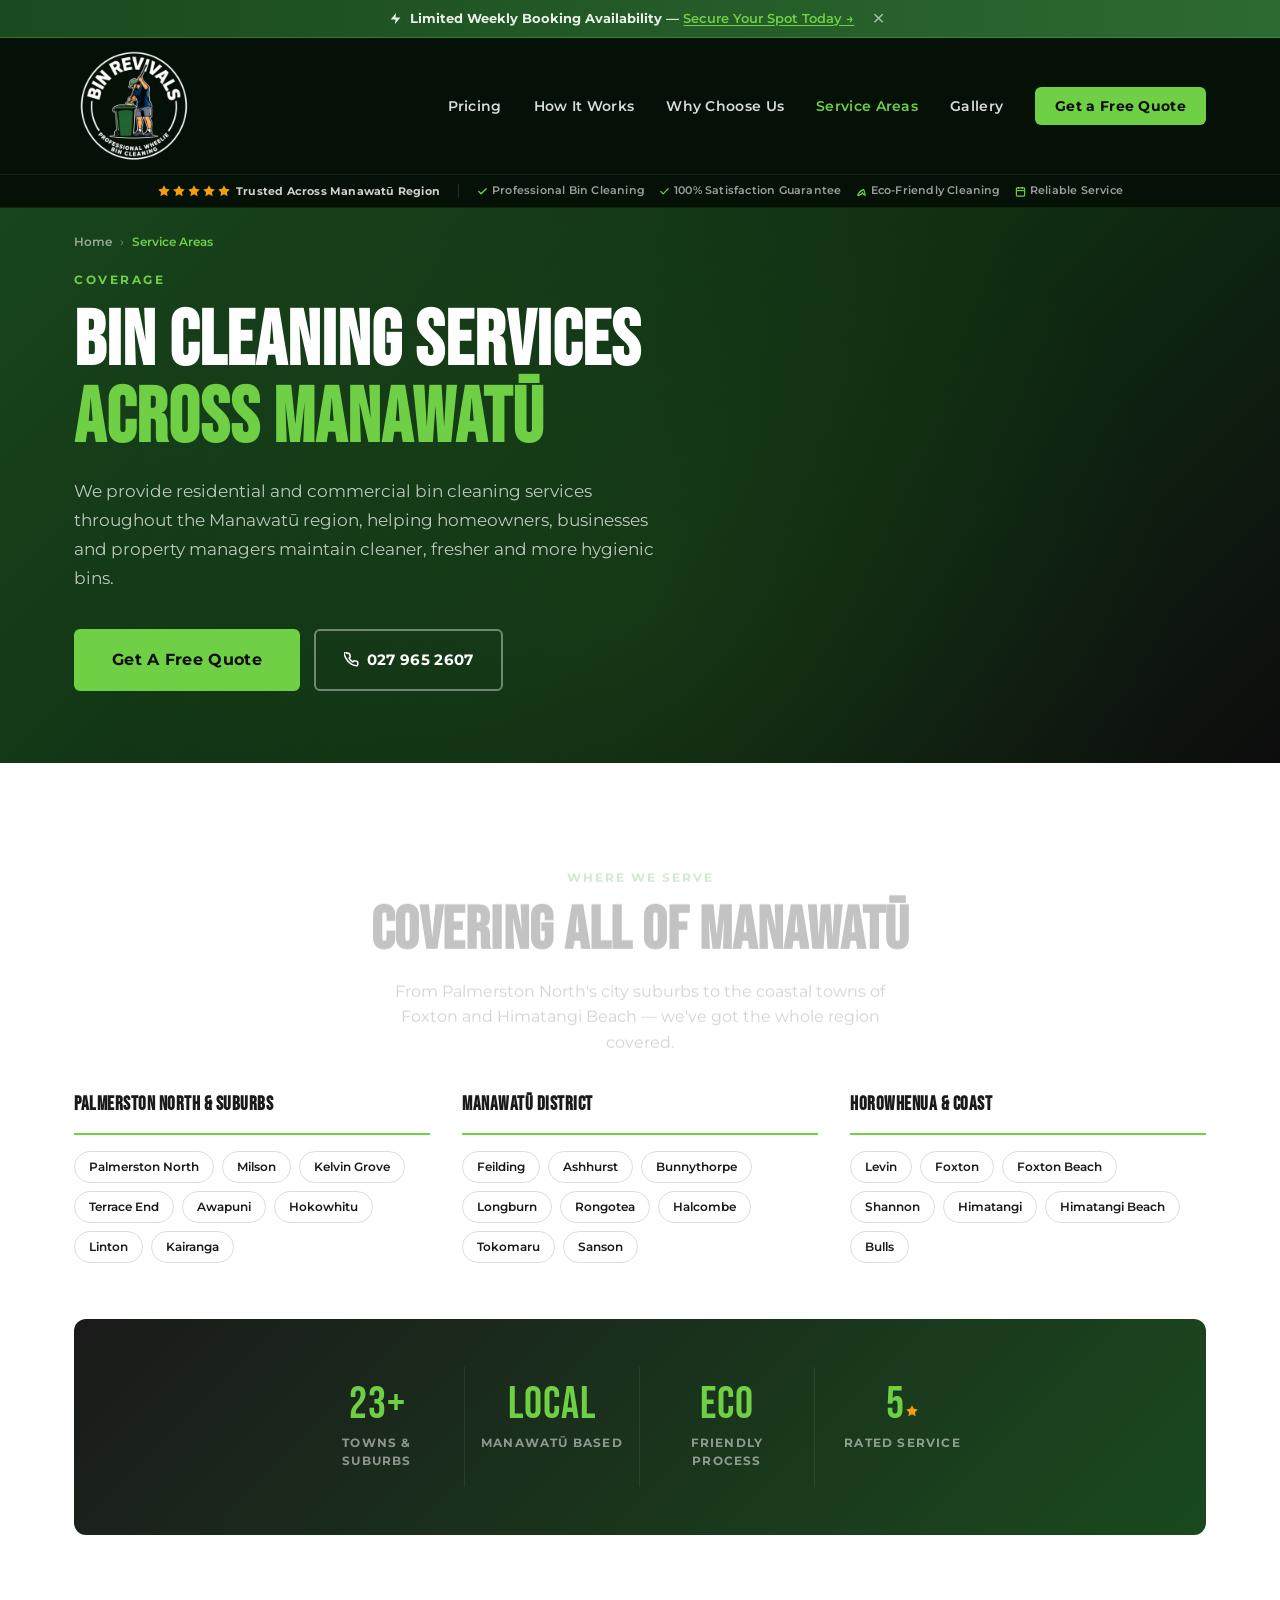
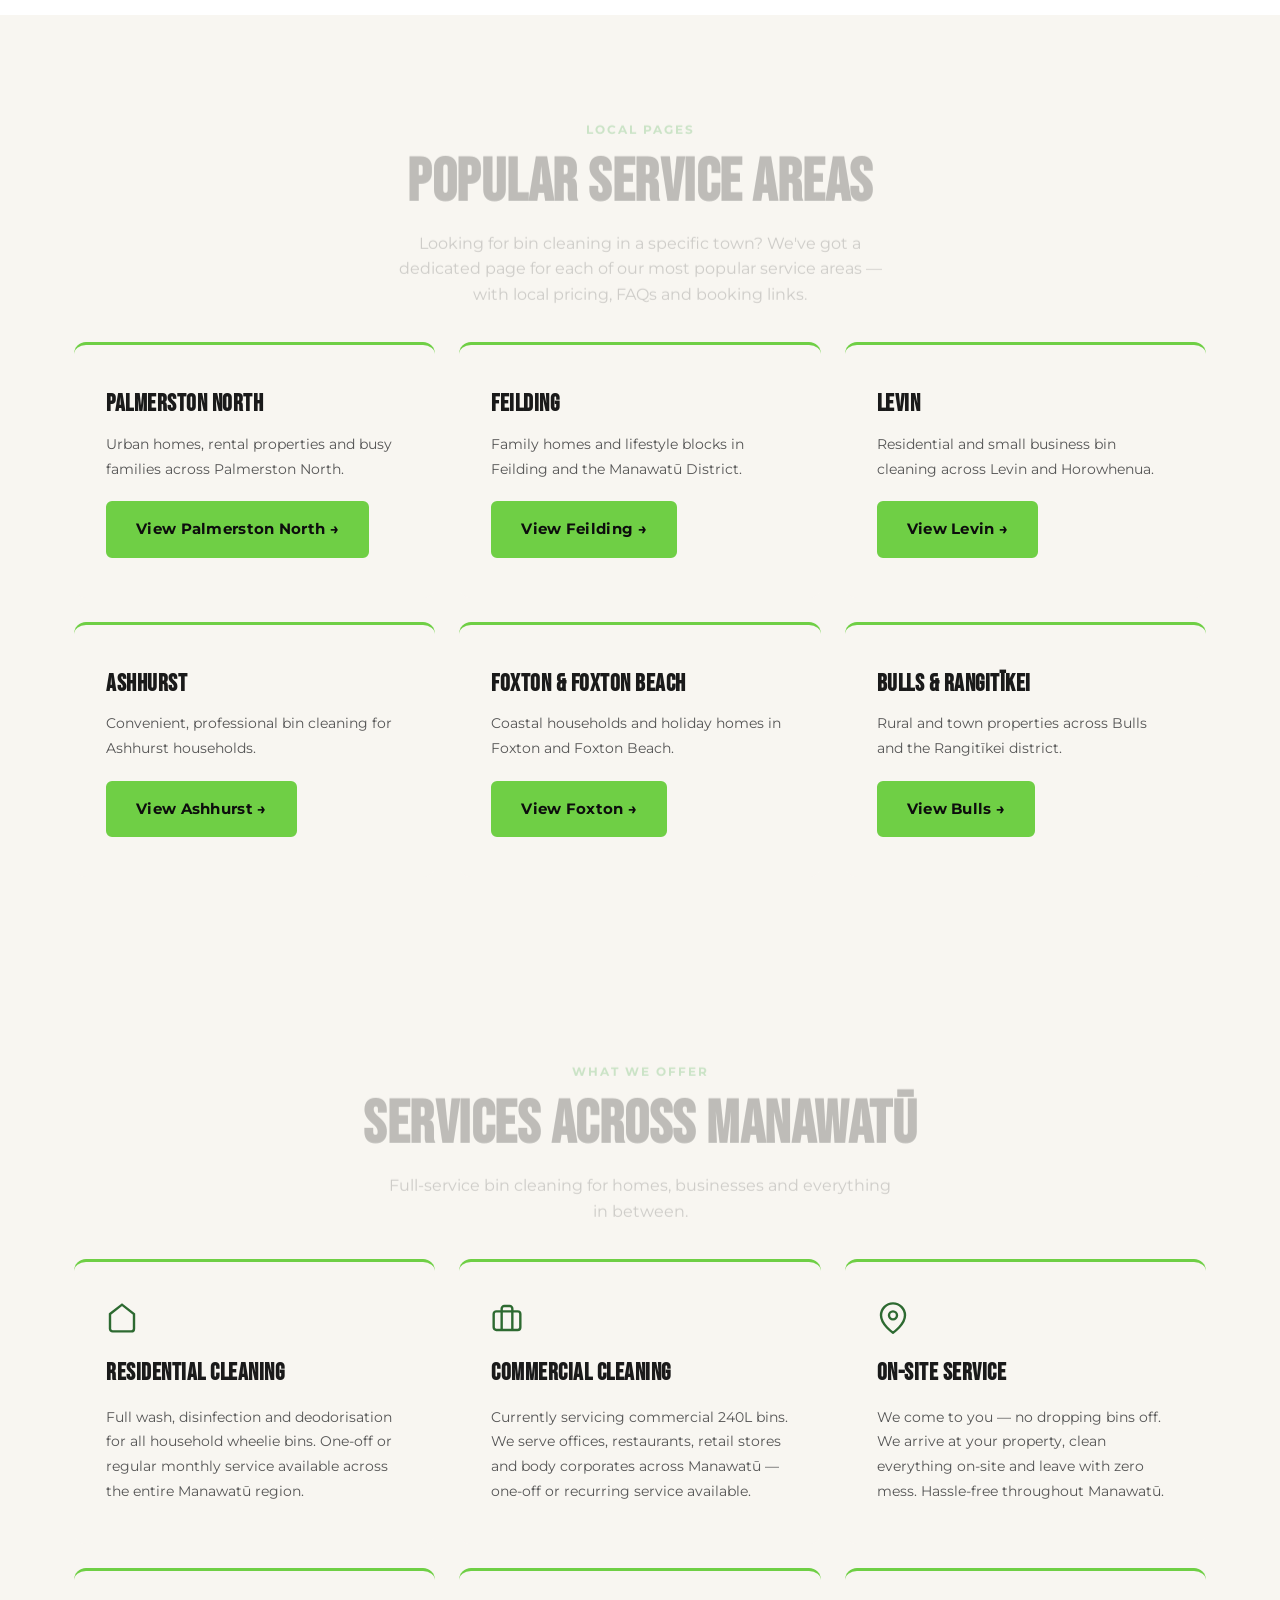
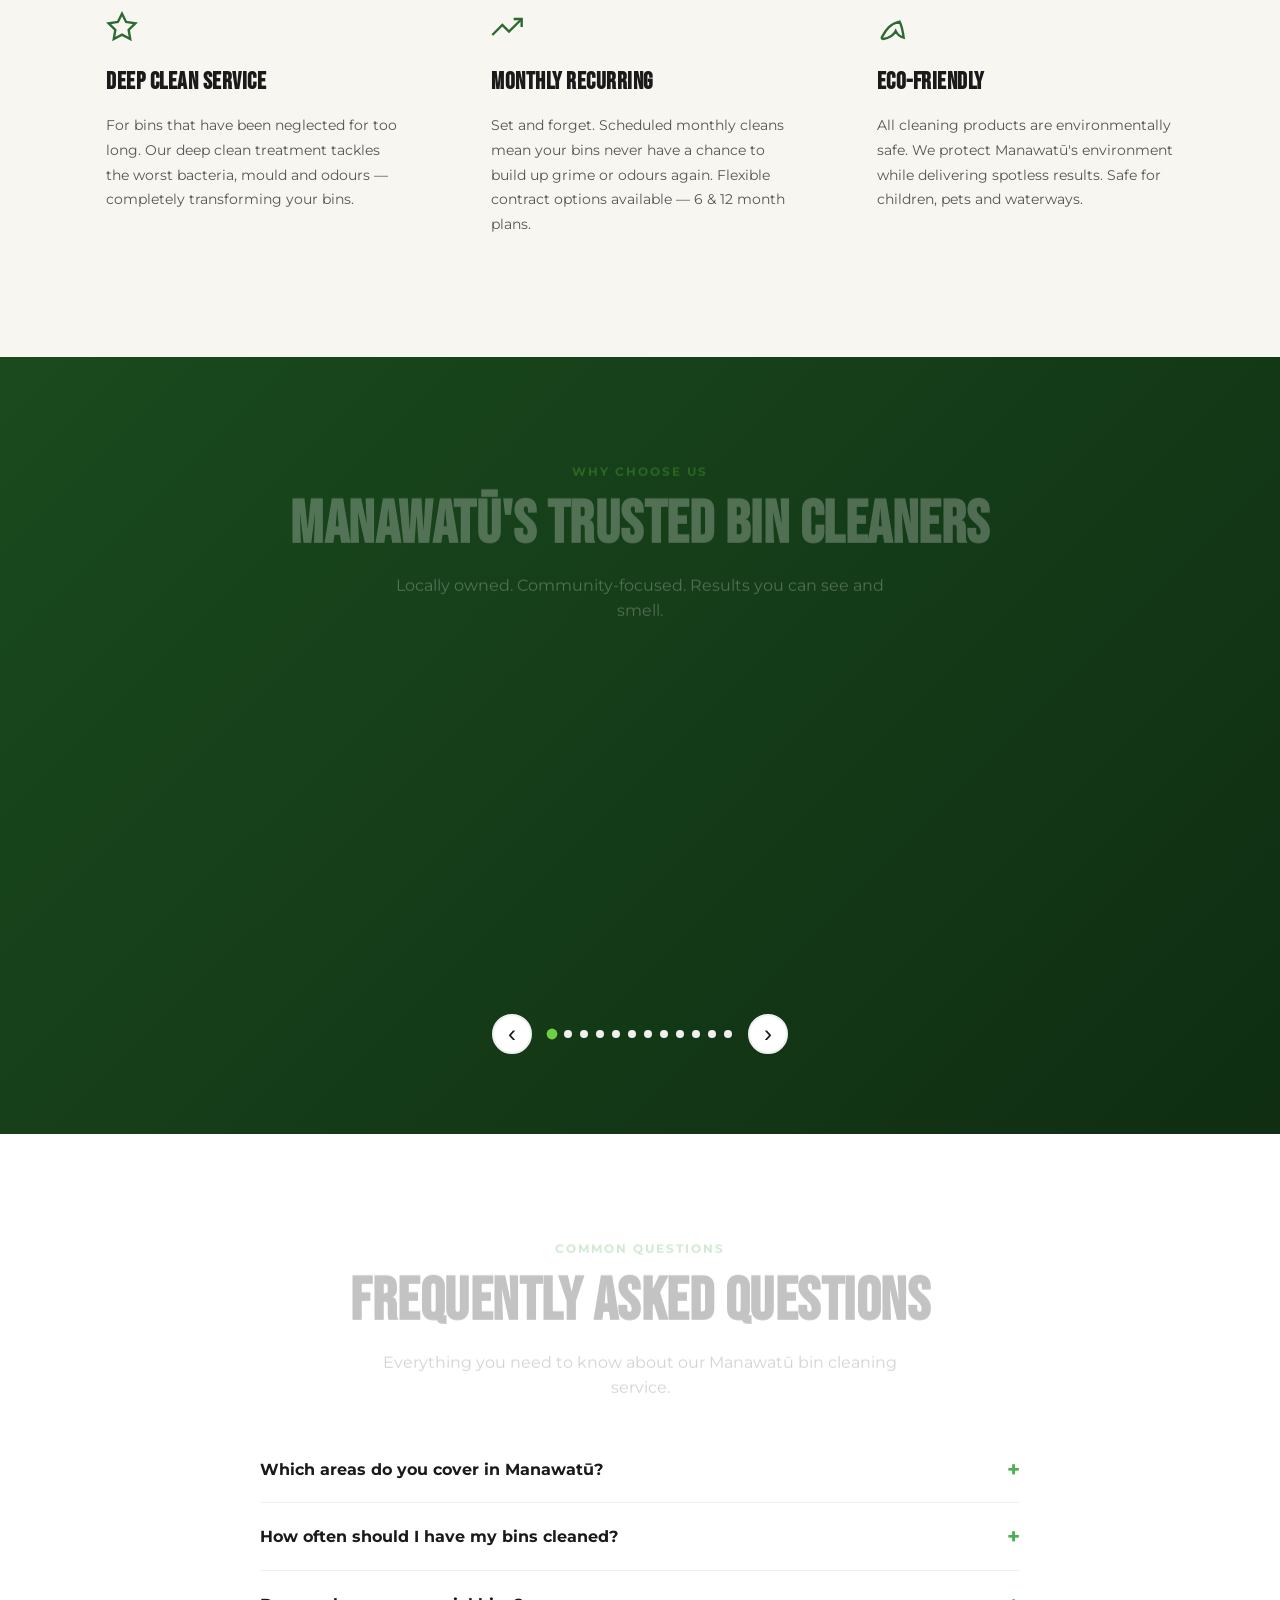
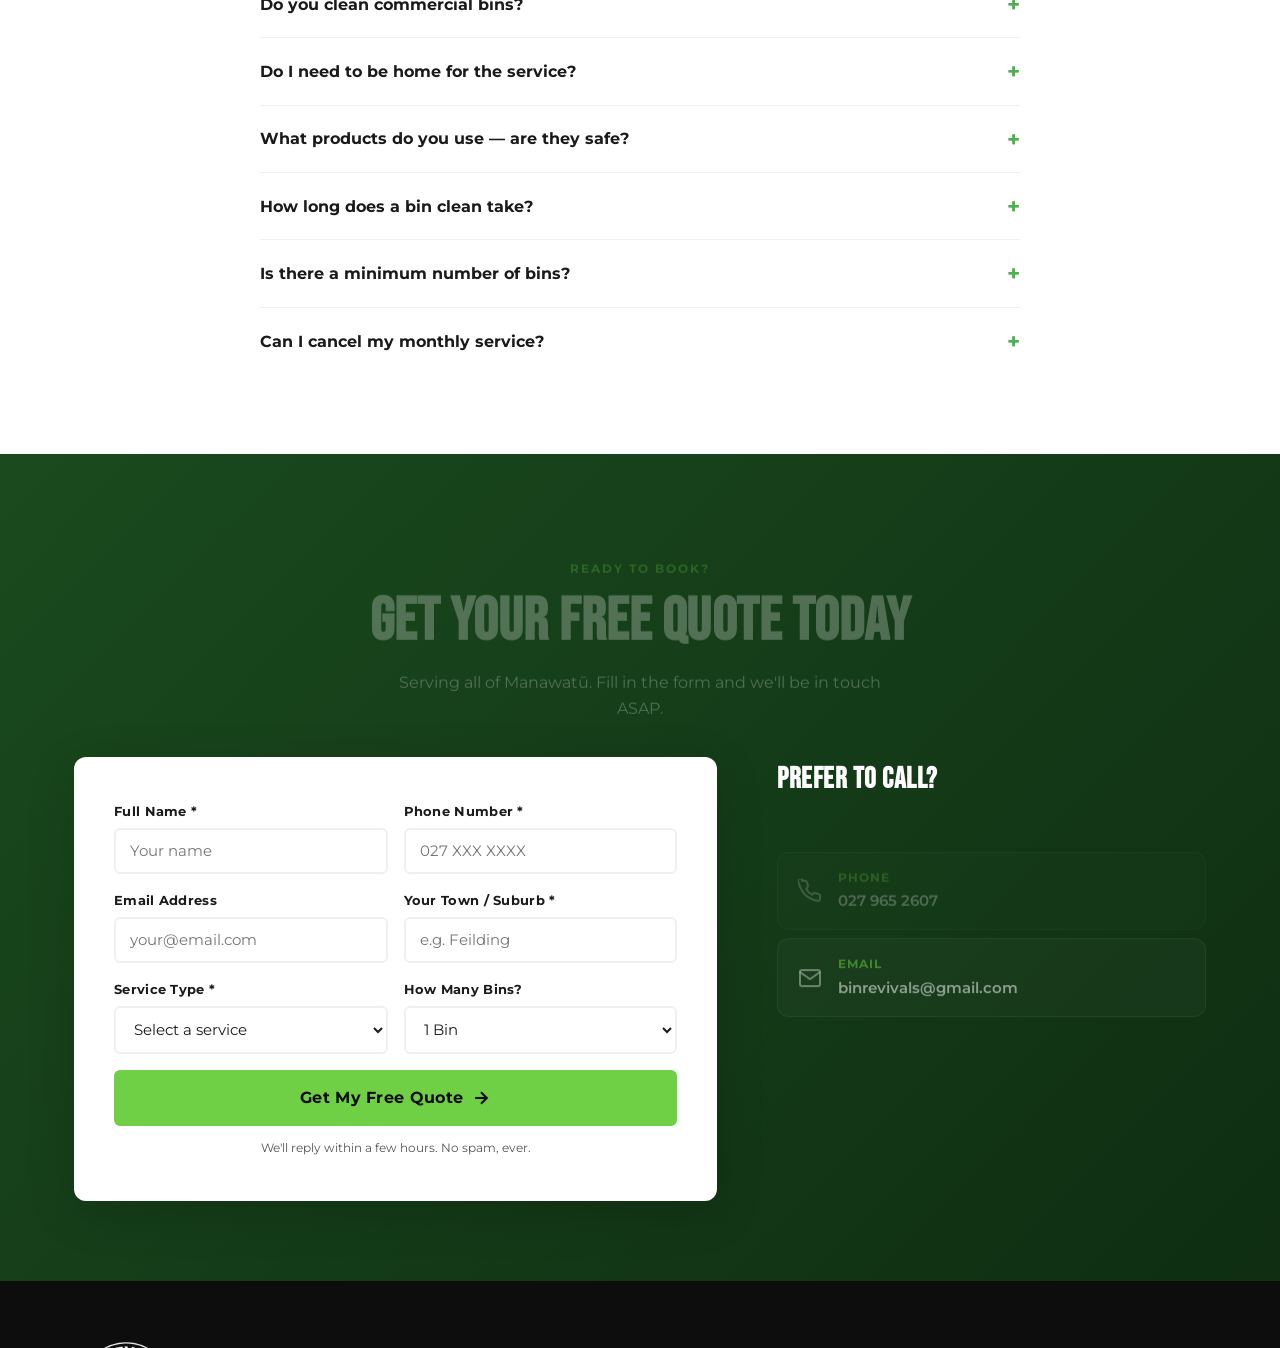
<file: bin-revivals/service-areas/ashhurst.html>
<!DOCTYPE html>
<html lang="en">
<head>
  <meta charset="UTF-8" />
  <meta http-equiv="refresh" content="0;url=../service-areas.html" />
  <link rel="canonical" href="https://binrevivals.co.nz/service-areas.html" />
  <title>Redirecting — Bin Revivals Service Areas</title>
</head>
<body>
  <p>This page has moved. <a href="../service-areas.html">Click here</a> if you are not redirected automatically.</p>
</body>
</html>
</file>
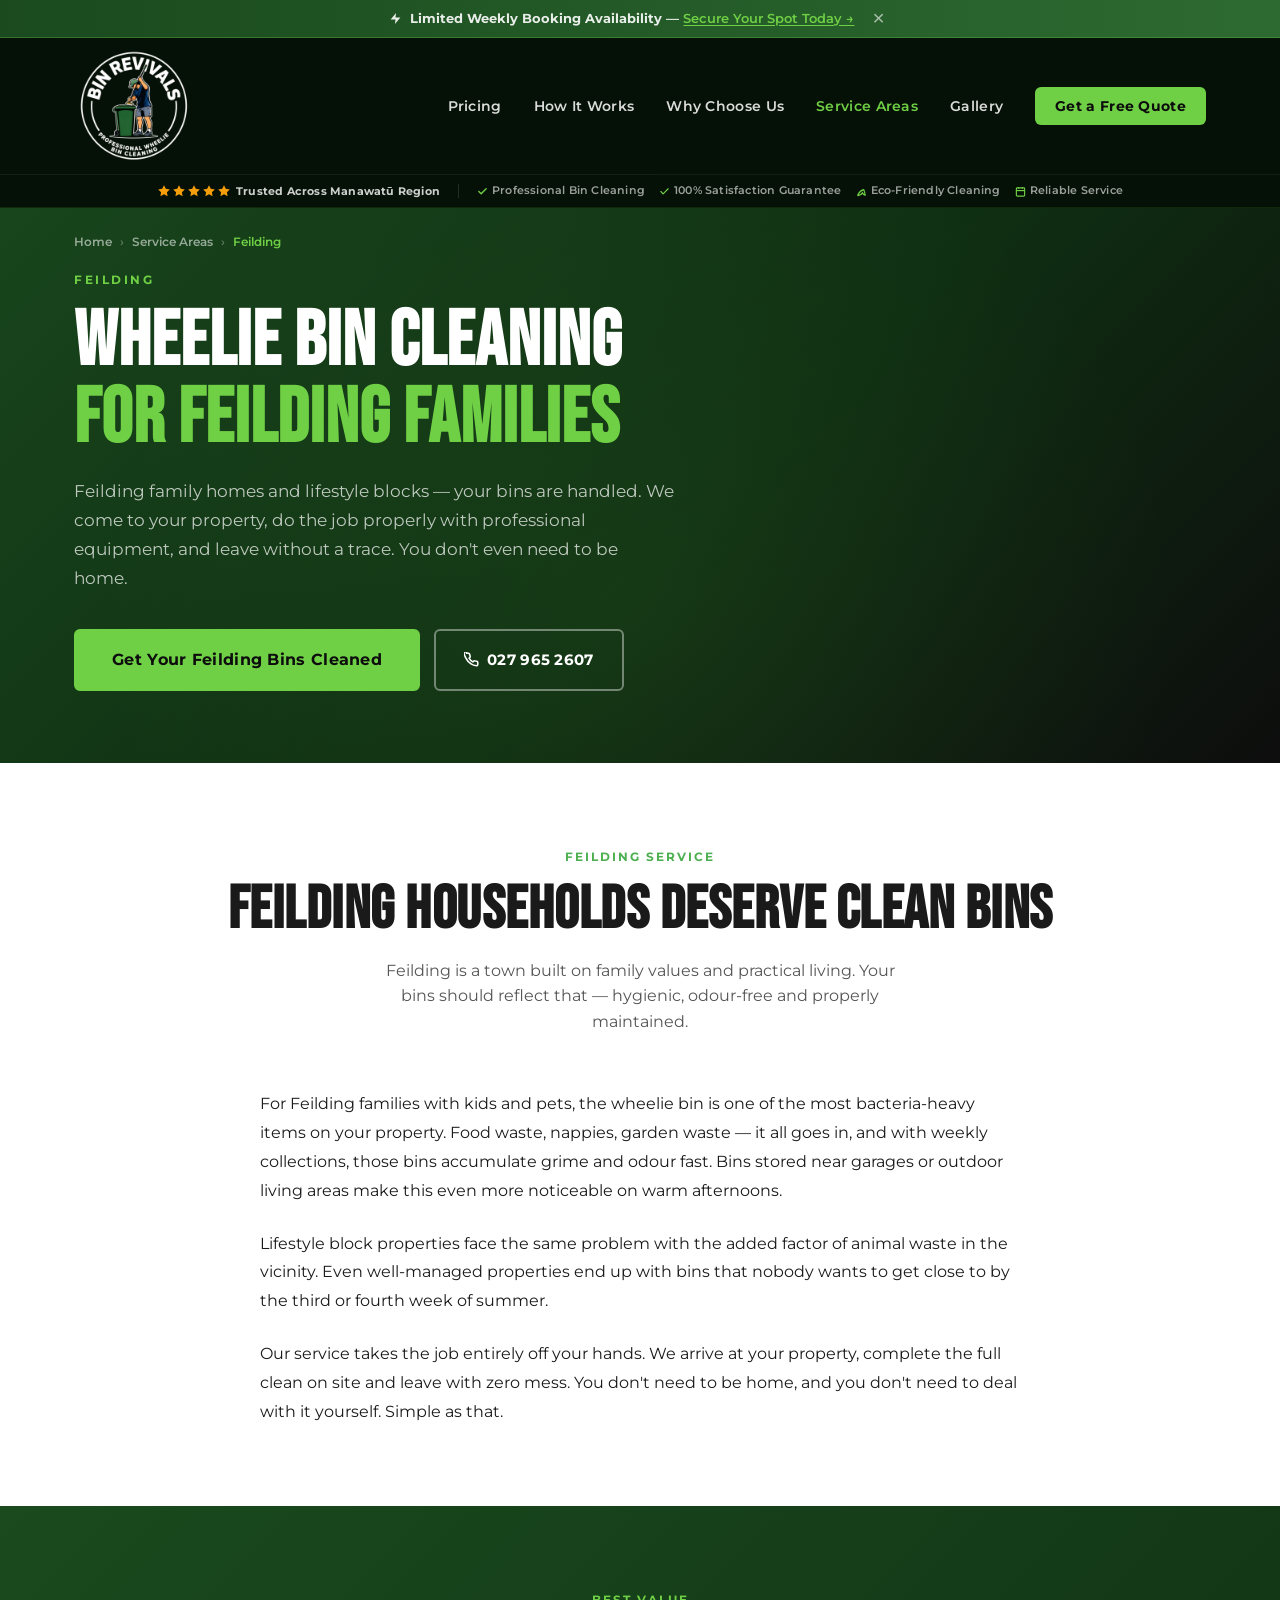
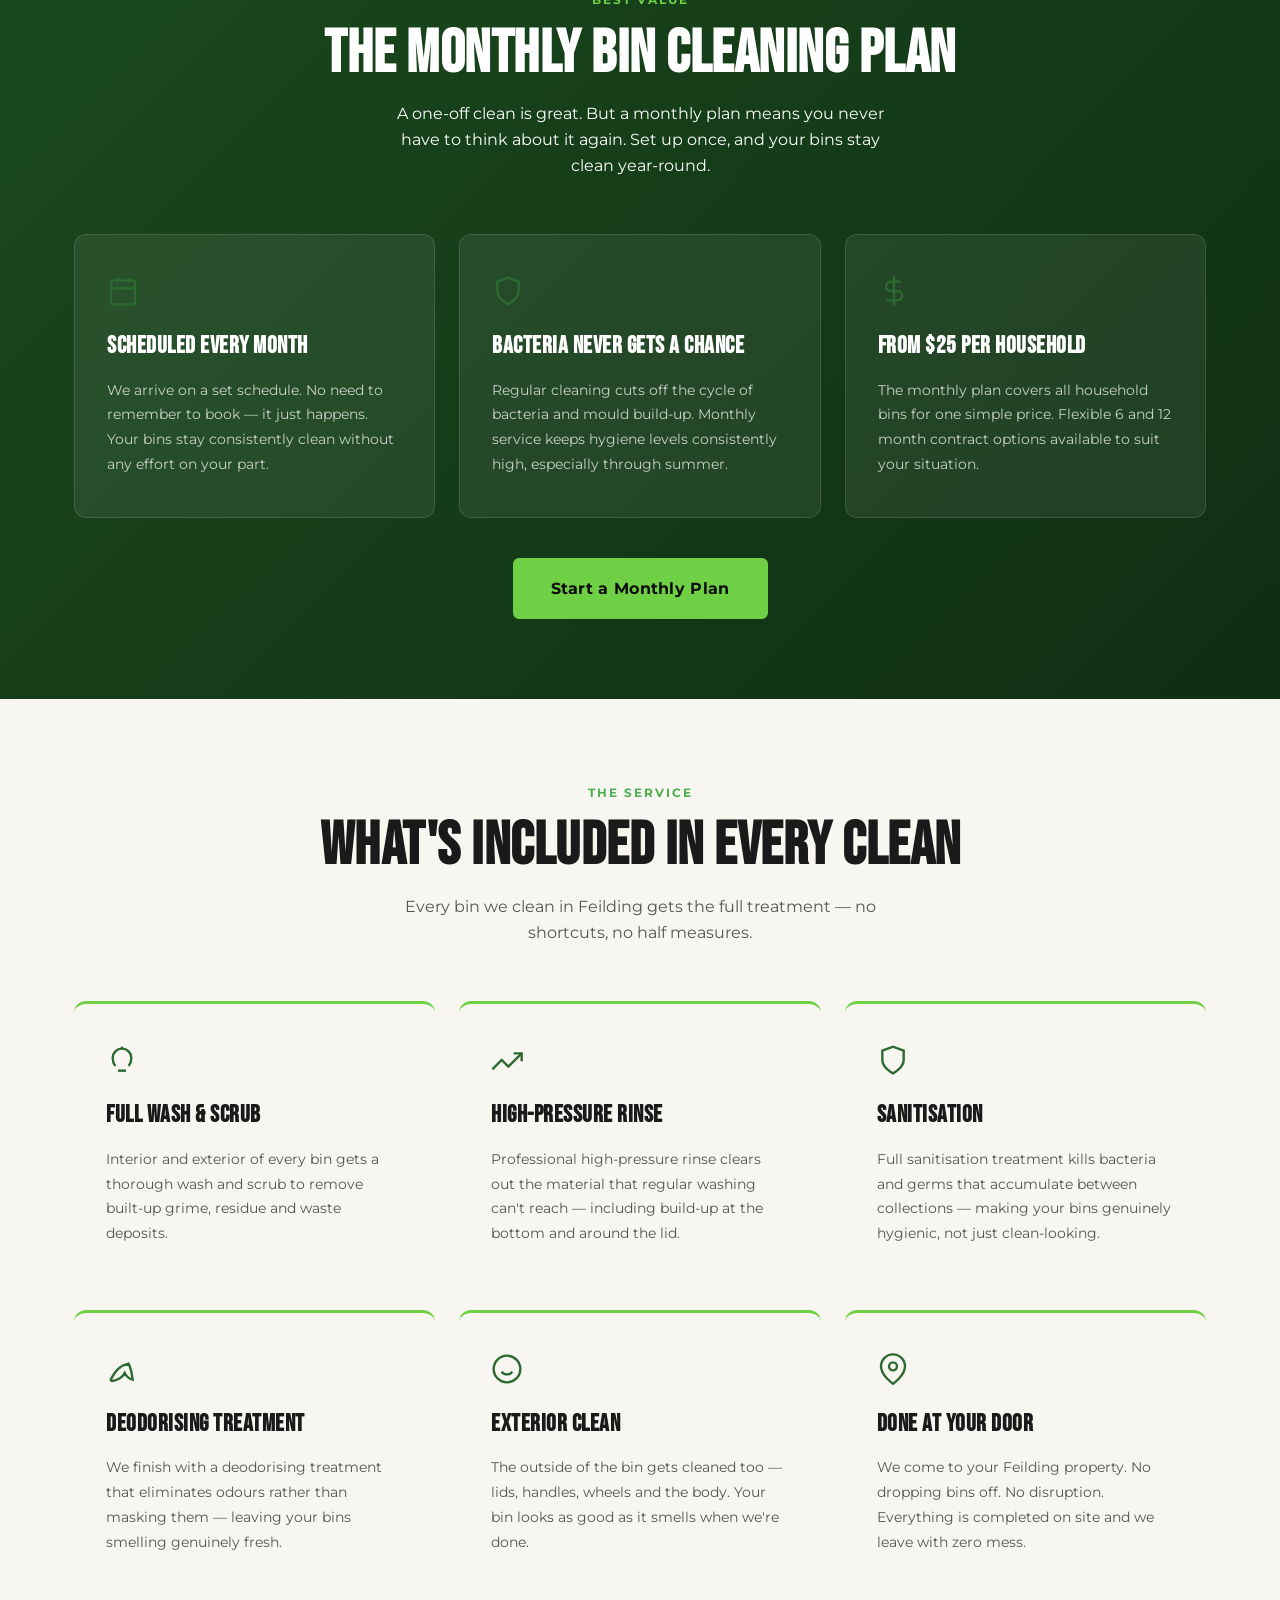
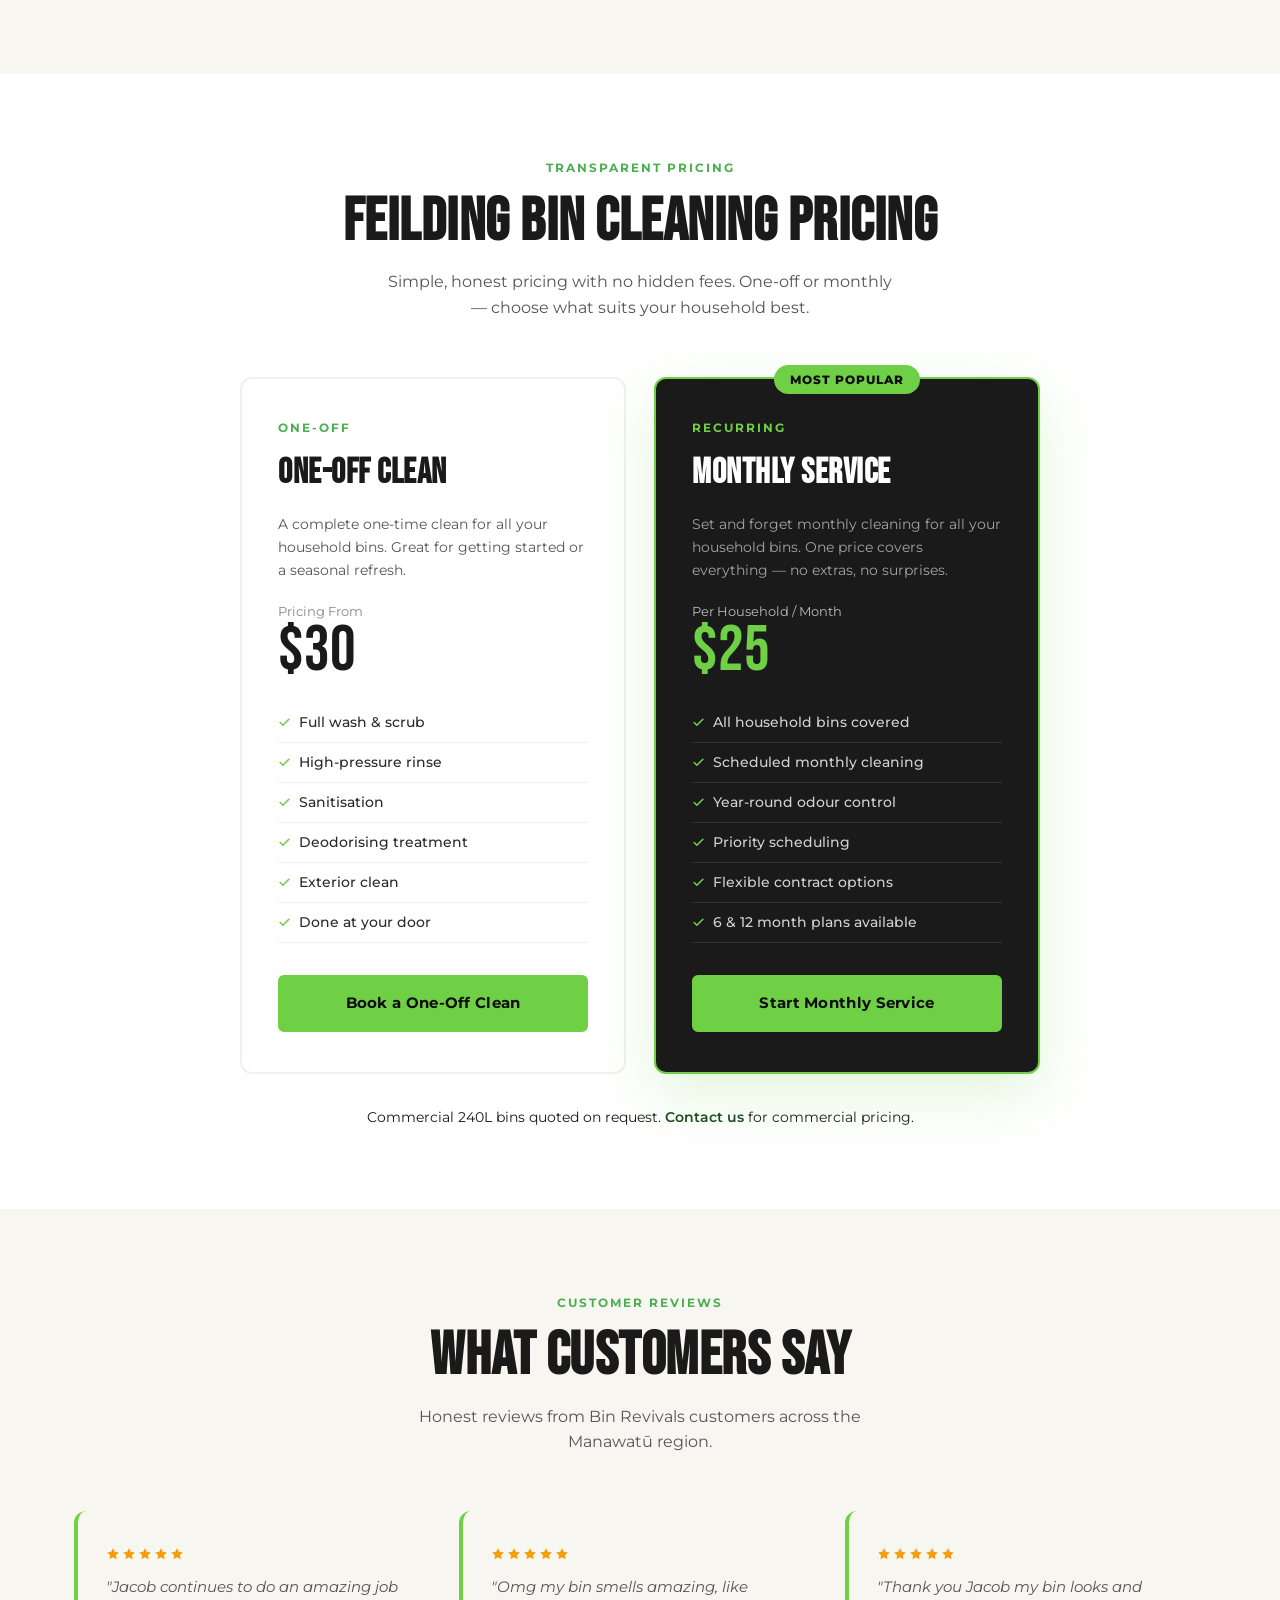
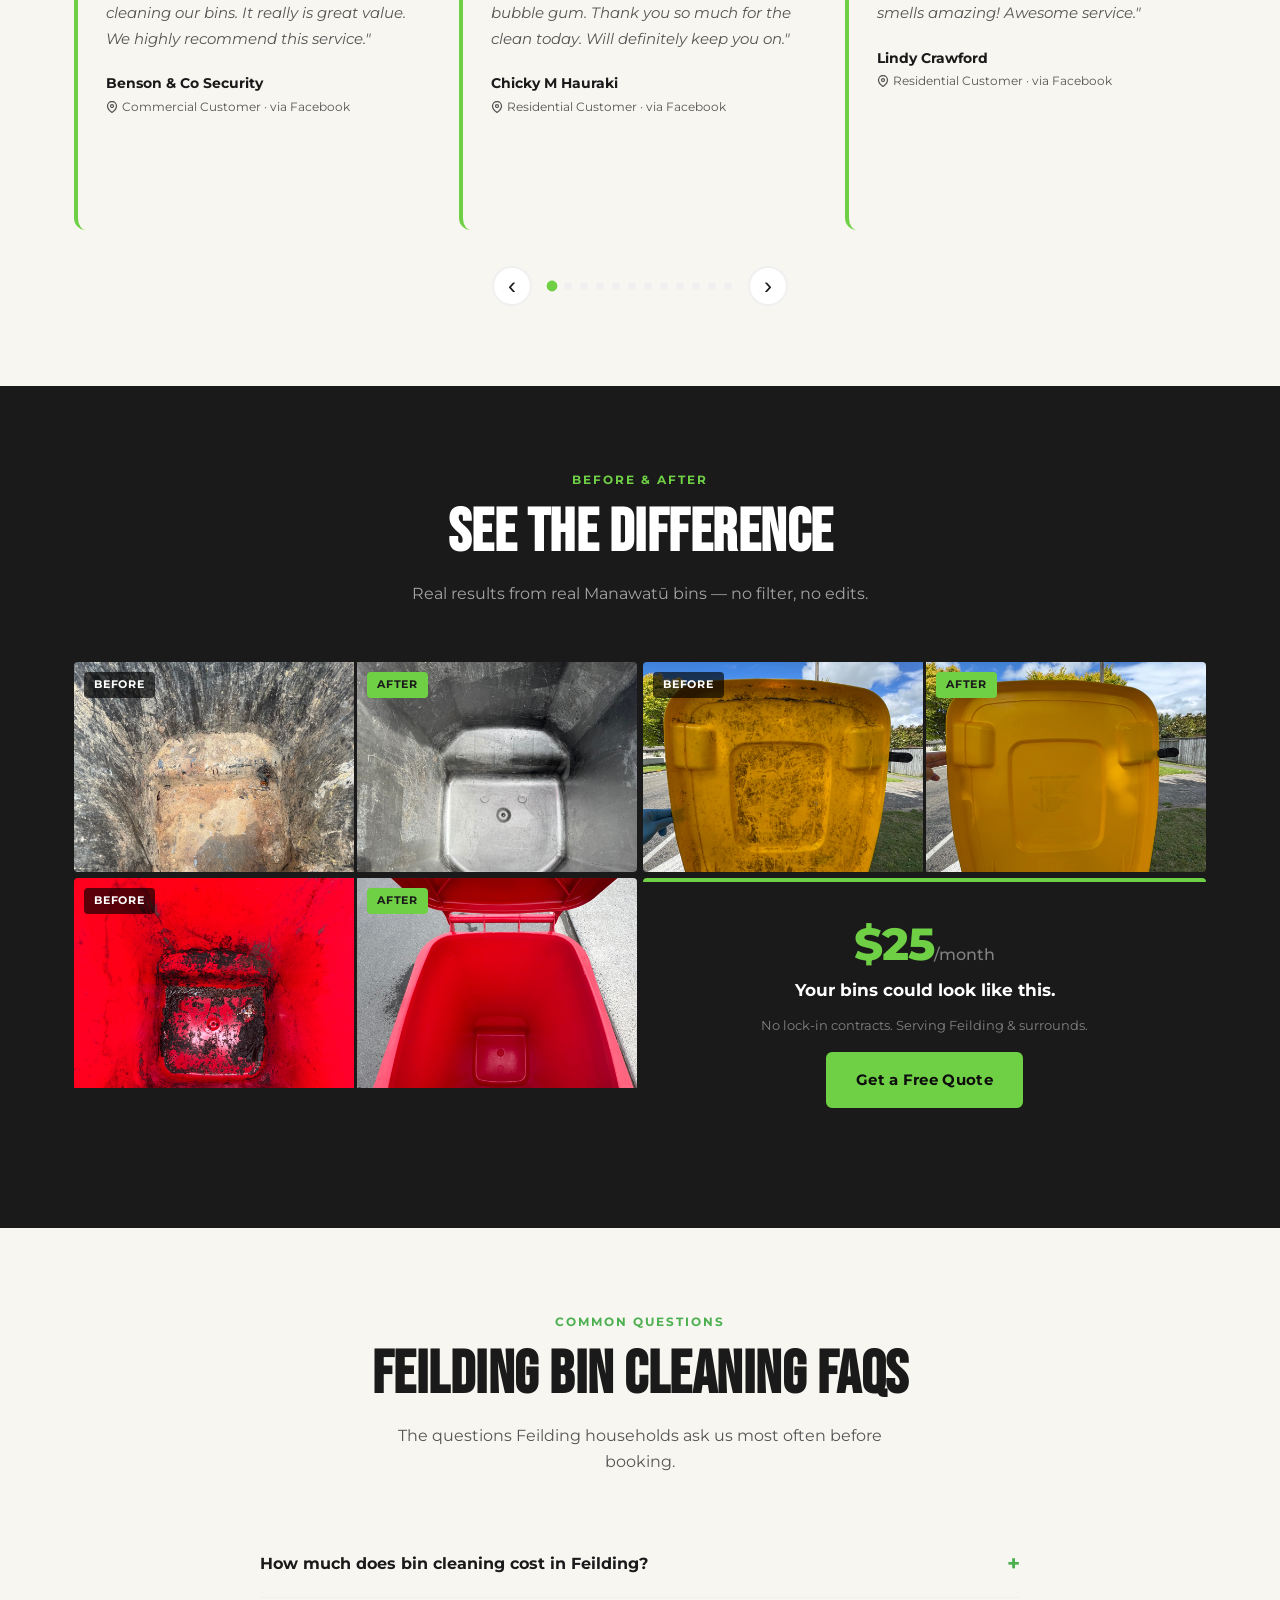
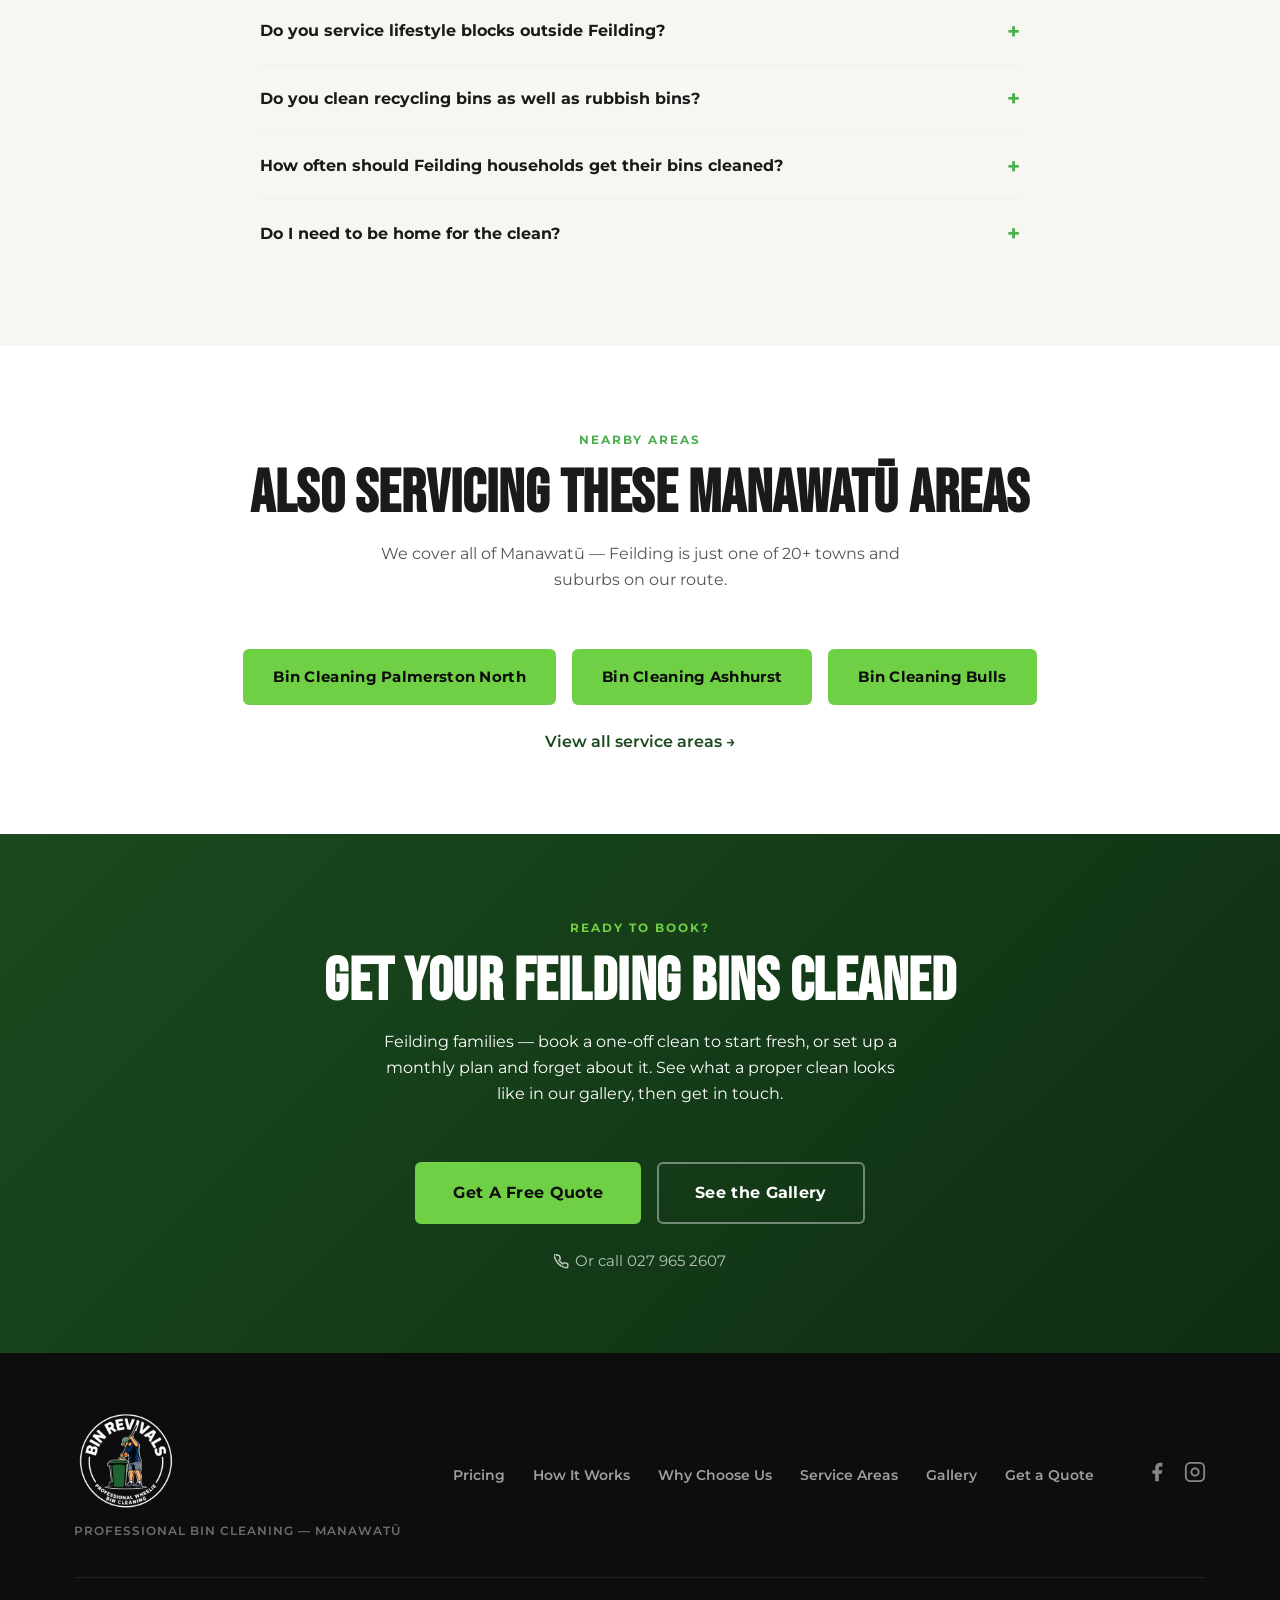
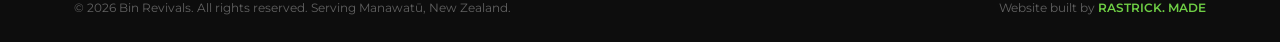
<file: bin-revivals/service-areas/feilding-bin-cleaning.html>
<!DOCTYPE html>
<html lang="en">
<head>
  <meta charset="UTF-8" />
<!-- Google tag (gtag.js) -->
  <script async src="https://www.googletagmanager.com/gtag/js?id=G-NXTNLJSG7B"></script>
  <script>
    window.dataLayer = window.dataLayer || [];
    function gtag(){dataLayer.push(arguments);}
    gtag('js', new Date());
    gtag('config', 'G-NXTNLJSG7B');
  </script>
  <meta name="viewport" content="width=device-width, initial-scale=1.0" />
  <link rel="canonical" href="https://binrevivals.co.nz/service-areas/feilding-bin-cleaning.html" />
  <meta property="og:type" content="website" />
  <meta property="og:site_name" content="Bin Revivals" />
  <meta property="og:title" content="Wheelie Bin Cleaning Feilding | Monthly &amp; One-Off | Bin Revivals" />
  <meta property="og:description" content="Bin Revivals provides professional wheelie bin cleaning in Feilding. One-off from $30, monthly from $25. Family homes and lifestyle properties serviced." />
  <meta property="og:image" content="https://binrevivals.co.nz/assets/images/og-image.jpg" />
  <meta property="og:url" content="https://binrevivals.co.nz/service-areas/feilding-bin-cleaning.html" />
  <meta name="description" content="Bin Revivals provides professional wheelie bin cleaning in Feilding. One-off from $30, monthly from $25. Family homes and lifestyle properties serviced." />
  <title>Wheelie Bin Cleaning Feilding | Monthly &amp; One-Off | Bin Revivals</title>
  <meta name="twitter:card" content="summary_large_image" />
  <meta name="twitter:title" content="Wheelie Bin Cleaning Feilding | Monthly &amp; One-Off | Bin Revivals" />
  <meta name="twitter:description" content="Bin Revivals provides professional wheelie bin cleaning in Feilding. One-off from $30, monthly from $25. Family homes and lifestyle properties serviced." />
  <meta name="twitter:image" content="https://binrevivals.co.nz/assets/images/og-image.jpg" />
  <meta name="theme-color" content="#1a4a1e" />
  <link rel="icon" href="../assets/images/main-logo-web.png" type="image/png" />
  <link rel="preconnect" href="https://fonts.googleapis.com">
  <link rel="preconnect" href="https://fonts.gstatic.com" crossorigin>
  <link rel="preload" as="image" href="../assets/images/main-logo-web.webp" type="image/webp" fetchpriority="high">
  <link rel="preload" as="style" href="https://fonts.googleapis.com/css2?family=Bebas+Neue&family=Montserrat:wght@400;500;600;700;800&display=swap" onload="this.onload=null;this.rel='stylesheet'">
  <noscript><link rel="stylesheet" href="https://fonts.googleapis.com/css2?family=Bebas+Neue&family=Montserrat:wght@400;500;600;700;800&display=swap"></noscript>
  <link rel="stylesheet" href="../style.css" />

  <script type="application/ld+json">
  {
    "@context": "https://schema.org",
    "@graph": [
      {
        "@type": "LocalBusiness",
        "@id": "https://binrevivals.co.nz/#business",
        "name": "Bin Revivals",
        "description": "Professional wheelie bin cleaning in Feilding and across the Manawatū District.",
        "telephone": "+64279652607",
        "email": "binrevivals@gmail.com",
        "address": {"@type":"PostalAddress","addressLocality":"Palmerston North","addressRegion":"Manawatū-Whanganui","addressCountry":"NZ"},
        "areaServed": "Feilding, Manawatū District, New Zealand",
        "priceRange": "$",
        "url": "https://binrevivals.co.nz/",
        "sameAs": ["https://facebook.com/BinRevivals"]
      },
      {
        "@type": "BreadcrumbList",
        "itemListElement": [
          {"@type":"ListItem","position":1,"name":"Home","item":"https://binrevivals.co.nz/"},
          {"@type":"ListItem","position":2,"name":"Service Areas","item":"https://binrevivals.co.nz/service-areas.html"},
          {"@type":"ListItem","position":3,"name":"Feilding Bin Cleaning","item":"https://binrevivals.co.nz/service-areas/feilding-bin-cleaning.html"}
        ]
      },
      {
        "@type": "FAQPage",
        "mainEntity": [
          {
            "@type": "Question",
            "name": "How much does bin cleaning cost in Feilding?",
            "acceptedAnswer": {"@type":"Answer","text":"One-off from $30 per household. Monthly recurring from $25 per household covering all household bins. Commercial 240L bins quoted on request."}
          },
          {
            "@type": "Question",
            "name": "Do you service lifestyle blocks outside Feilding?",
            "acceptedAnswer": {"@type":"Answer","text":"Yes. We cover Feilding and the surrounding Manawatū District including lifestyle properties in the area. Contact us to confirm your address is within our service zone."}
          },
          {
            "@type": "Question",
            "name": "Do you clean recycling bins as well as rubbish bins?",
            "acceptedAnswer": {"@type":"Answer","text":"Absolutely. We clean all standard household wheelie bins including recycling bins, general waste bins and any other bins on your property."}
          },
          {
            "@type": "Question",
            "name": "How often should Feilding households get their bins cleaned?",
            "acceptedAnswer": {"@type":"Answer","text":"Monthly is ideal. After each weekly collection, bins accumulate odours and bacteria — especially in summer. Monthly cleaning keeps them hygienic year-round."}
          },
          {
            "@type": "Question",
            "name": "Do I need to be home for the clean?",
            "acceptedAnswer": {"@type":"Answer","text":"No. Leave your bins accessible and we'll clean them while you're out. We notify you when the job is done."}
          }
        ]
      }
    ]
  }
  </script>

  <script type="application/ld+json">
  {
    "@context": "https://schema.org",
    "@type": "WebPage",
    "name": "Wheelie Bin Cleaning Feilding | Monthly & One-Off | Bin Revivals",
    "url": "https://binrevivals.co.nz/service-areas/feilding-bin-cleaning.html",
    "description": "Bin Revivals provides professional wheelie bin cleaning in Feilding. One-off from $30, monthly from $25. Family homes and lifestyle properties serviced.",
    "isPartOf": {"@id": "https://binrevivals.co.nz/#website"},
    "breadcrumb": {
      "@type": "BreadcrumbList",
      "itemListElement": [
        {"@type":"ListItem","position":1,"name":"Home","item":"https://binrevivals.co.nz/"},
        {"@type":"ListItem","position":2,"name":"Service Areas","item":"https://binrevivals.co.nz/service-areas.html"},
        {"@type":"ListItem","position":3,"name":"Feilding Bin Cleaning","item":"https://binrevivals.co.nz/service-areas/feilding-bin-cleaning.html"}
      ]
    }
  }
  </script>
</head>
<body>

  <!-- FLOATING QUOTE BUTTON -->
  <a href="../index.html#book" class="floating-cta visible" id="floatingCta" aria-label="Get a free quote">
    <svg width="22" height="22" viewBox="0 0 24 24" fill="none" stroke="currentColor" stroke-width="2.5"><path d="M21 15a2 2 0 01-2 2H7l-4 4V5a2 2 0 012-2h14a2 2 0 012 2z"/></svg>
    <span>Free Quote</span>
  </a>

  <!-- URGENCY BAR -->
  <div class="urgency-bar" id="urgencyBar">
    <div class="urgency-bar__inner">
      <span class="urgency-bar__icon"><svg width="13" height="13" viewBox="0 0 24 24" fill="currentColor" aria-hidden="true"><polygon points="13 2 3 14 12 14 11 22 21 10 12 10 13 2"/></svg></span>
      <p><strong>Limited Weekly Booking Availability</strong> — <a href="../index.html#book">Secure Your Spot Today &rarr;</a></p>
    </div>
    <button class="urgency-bar__close" id="urgencyClose" aria-label="Close">&times;</button>
  </div>

  <header class="site-header" id="siteHeader">

  <!-- NAV -->
  <nav class="nav" id="navbar">
    <div class="nav__inner">
      <a href="../index.html" class="nav__logo">
        <picture>
          <source srcset="../assets/images/main-logo-web.webp" type="image/webp">
          <img src="../assets/images/main-logo-web.png" alt="Bin Revivals logo — Professional Bin Cleaning Manawatū" width="600" height="600" fetchpriority="high" loading="eager" decoding="async" />
        </picture>
      </a>
      <button class="nav__burger" id="burgerBtn" aria-label="Open menu"><span></span><span></span><span></span></button>
      <ul class="nav__links" id="navLinks">
        <li class="nav__links-home"><a href="../index.html">Home</a></li>
        <li><a href="../pricing.html">Pricing</a></li>
        <li><a href="../how-it-works.html">How It Works</a></li>
        <li><a href="../why-us.html">Why Choose Us</a></li>
        <li><a href="../service-areas.html" style="color:var(--green-lime)">Service Areas</a></li>
        <li><a href="../gallery.html">Gallery</a></li>
        <li><a href="../index.html#book" class="nav__cta">Get a Free Quote</a></li>
      </ul>
    </div>
  </nav>
  <div class="nav-trust-bar" id="navTrustBar" role="complementary" aria-label="Trust signals">
    <div class="container">
      <div class="nav-trust-bar__inner">
        <div class="nav-trust-bar__rating">
          <span class="nav-trust-bar__stars"><svg width="14" height="14" viewBox="0 0 24 24" fill="#f59e0b" aria-hidden="true"><polygon points="12 2 15.09 8.26 22 9.27 17 14.14 18.18 21.02 12 17.77 5.82 21.02 7 14.14 2 9.27 8.91 8.26 12 2"/></svg><svg width="14" height="14" viewBox="0 0 24 24" fill="#f59e0b" aria-hidden="true"><polygon points="12 2 15.09 8.26 22 9.27 17 14.14 18.18 21.02 12 17.77 5.82 21.02 7 14.14 2 9.27 8.91 8.26 12 2"/></svg><svg width="14" height="14" viewBox="0 0 24 24" fill="#f59e0b" aria-hidden="true"><polygon points="12 2 15.09 8.26 22 9.27 17 14.14 18.18 21.02 12 17.77 5.82 21.02 7 14.14 2 9.27 8.91 8.26 12 2"/></svg><svg width="14" height="14" viewBox="0 0 24 24" fill="#f59e0b" aria-hidden="true"><polygon points="12 2 15.09 8.26 22 9.27 17 14.14 18.18 21.02 12 17.77 5.82 21.02 7 14.14 2 9.27 8.91 8.26 12 2"/></svg><svg width="14" height="14" viewBox="0 0 24 24" fill="#f59e0b" aria-hidden="true"><polygon points="12 2 15.09 8.26 22 9.27 17 14.14 18.18 21.02 12 17.77 5.82 21.02 7 14.14 2 9.27 8.91 8.26 12 2"/></svg></span>
          <span class="nav-trust-bar__region">Trusted Across Manawatū Region</span>
        </div>
        <div class="nav-trust-bar__sep" aria-hidden="true"></div>
        <div class="nav-trust-bar__points">
          <span class="nav-trust-bar__point">
            <svg width="11" height="11" viewBox="0 0 24 24" fill="none" stroke="currentColor" stroke-width="3" stroke-linecap="round" stroke-linejoin="round" aria-hidden="true"><polyline points="20,6 9,17 4,12"/></svg>
            Professional Bin Cleaning
          </span>
          <span class="nav-trust-bar__point">
            <svg width="11" height="11" viewBox="0 0 24 24" fill="none" stroke="currentColor" stroke-width="2.5" stroke-linecap="round" stroke-linejoin="round" aria-hidden="true"><polyline points="20,6 9,17 4,12"/></svg>
            100% Satisfaction Guarantee
          </span>
          <span class="nav-trust-bar__point">
            <svg width="11" height="11" viewBox="0 0 24 24" fill="none" stroke="currentColor" stroke-width="2.5" aria-hidden="true"><path d="M17 8C8 10 5.9 16.17 3.82 19.34A1 1 0 004.6 21C8 20.5 12 19 14 15c2 4 6 5 6 5s-1-8-3-12z"/></svg>
            Eco-Friendly Cleaning
          </span>
          <span class="nav-trust-bar__point">
            <svg width="11" height="11" viewBox="0 0 24 24" fill="none" stroke="currentColor" stroke-width="2.5" aria-hidden="true"><rect x="3" y="4" width="18" height="18" rx="2"/><line x1="16" y1="2" x2="16" y2="6"/><line x1="8" y1="2" x2="8" y2="6"/><line x1="3" y1="10" x2="21" y2="10"/></svg>
            Reliable Service
          </span>
        </div>
      </div>
    </div>
  </div>
  </header><!-- /.site-header -->

  <!-- HERO -->
  <section class="sa-page-hero page-hero">
    <div class="container">
      <div class="sa-page-hero__inner">
        <nav class="breadcrumb" aria-label="Breadcrumb">
          <a href="../index.html">Home</a>
          <span class="breadcrumb__sep">›</span>
          <a href="../service-areas.html">Service Areas</a>
          <span class="breadcrumb__sep">›</span>
          <span class="breadcrumb__current">Feilding</span>
        </nav>
        <p class="sa-page-hero__eyebrow">Feilding</p>
        <h1 class="sa-page-hero__title">Wheelie Bin Cleaning<br/><span>for Feilding Families</span></h1>
        <p class="sa-page-hero__sub">Feilding family homes and lifestyle blocks — your bins are handled. We come to your property, do the job properly with professional equipment, and leave without a trace. You don't even need to be home.</p>
        <div class="sa-page-hero__actions">
          <a href="../index.html#book" class="btn btn--primary btn--lg">Get Your Feilding Bins Cleaned</a>
          <a href="tel:0279652607" class="btn btn--ghost"><svg width="15" height="15" viewBox="0 0 24 24" fill="none" stroke="currentColor" stroke-width="2.5" stroke-linecap="round" stroke-linejoin="round" aria-hidden="true"><path d="M22 16.92v3a2 2 0 01-2.18 2 19.79 19.79 0 01-8.63-3.07A19.5 19.5 0 013.07 9.81a19.79 19.79 0 01-3.07-8.67A2 2 0 014.11 2h3a2 2 0 012 1.72c.127.96.361 1.903.7 2.81a2 2 0 01-.45 2.11L8.09 9.91a16 16 0 006 6l1.27-1.27a2 2 0 012.11-.45c.907.339 1.85.573 2.81.7A2 2 0 0122 16.92z"/></svg> 027 965 2607</a>
        </div>
      </div>
    </div>
  </section>

  <!-- SECTION 2: FEILDING HOUSEHOLDS DESERVE CLEAN BINS -->
  <section class="location-section" style="background:var(--white)">
    <div class="container">
      <div class="section-header">
        <p class="section-label">Feilding Service</p>
        <h2 class="section-title">Feilding Households Deserve Clean Bins</h2>
        <p class="section-sub">Feilding is a town built on family values and practical living. Your bins should reflect that — hygienic, odour-free and properly maintained.</p>
      </div>
      <div style="max-width:760px;margin:0 auto;">
        <p style="margin-bottom:24px;line-height:1.8;color:var(--text-mid);">For Feilding families with kids and pets, the wheelie bin is one of the most bacteria-heavy items on your property. Food waste, nappies, garden waste — it all goes in, and with weekly collections, those bins accumulate grime and odour fast. Bins stored near garages or outdoor living areas make this even more noticeable on warm afternoons.</p>
        <p style="margin-bottom:24px;line-height:1.8;color:var(--text-mid);">Lifestyle block properties face the same problem with the added factor of animal waste in the vicinity. Even well-managed properties end up with bins that nobody wants to get close to by the third or fourth week of summer.</p>
        <p style="line-height:1.8;color:var(--text-mid);">Our service takes the job entirely off your hands. We arrive at your property, complete the full clean on site and leave with zero mess. You don't need to be home, and you don't need to deal with it yourself. Simple as that.</p>
      </div>
    </div>
  </section>

  <!-- SECTION 3: MONTHLY PLAN FEATURED -->
  <section class="location-section location-section--dark">
    <div class="container">
      <div class="section-header section-header--light">
        <p class="section-label section-label--light">Best Value</p>
        <h2 class="section-title">The Monthly Bin Cleaning Plan</h2>
        <p class="section-sub section-sub--light">A one-off clean is great. But a monthly plan means you never have to think about it again. Set up once, and your bins stay clean year-round.</p>
      </div>
      <div class="trust-grid" style="margin-top:48px;">
        <div class="trust-card" style="background:rgba(255,255,255,0.07);border:1px solid rgba(255,255,255,0.12);">
          <div class="trust-card__icon">
            <svg width="32" height="32" viewBox="0 0 24 24" fill="none" stroke="currentColor" stroke-width="1.8"><rect x="3" y="4" width="18" height="18" rx="2"/><line x1="16" y1="2" x2="16" y2="6"/><line x1="8" y1="2" x2="8" y2="6"/><line x1="3" y1="10" x2="21" y2="10"/></svg>
          </div>
          <h3 class="trust-card__title" style="color:#fff;">Scheduled Every Month</h3>
          <p class="trust-card__desc" style="color:rgba(255,255,255,0.75);">We arrive on a set schedule. No need to remember to book — it just happens. Your bins stay consistently clean without any effort on your part.</p>
        </div>
        <div class="trust-card" style="background:rgba(255,255,255,0.07);border:1px solid rgba(255,255,255,0.12);">
          <div class="trust-card__icon">
            <svg width="32" height="32" viewBox="0 0 24 24" fill="none" stroke="currentColor" stroke-width="1.8"><path d="M12 22s8-4 8-10V5l-8-3-8 3v7c0 6 8 10 8 10z"/></svg>
          </div>
          <h3 class="trust-card__title" style="color:#fff;">Bacteria Never Gets a Chance</h3>
          <p class="trust-card__desc" style="color:rgba(255,255,255,0.75);">Regular cleaning cuts off the cycle of bacteria and mould build-up. Monthly service keeps hygiene levels consistently high, especially through summer.</p>
        </div>
        <div class="trust-card" style="background:rgba(255,255,255,0.07);border:1px solid rgba(255,255,255,0.12);">
          <div class="trust-card__icon">
            <svg width="32" height="32" viewBox="0 0 24 24" fill="none" stroke="currentColor" stroke-width="1.8"><line x1="12" y1="1" x2="12" y2="23"/><path d="M17 5H9.5a3.5 3.5 0 000 7h5a3.5 3.5 0 010 7H6"/></svg>
          </div>
          <h3 class="trust-card__title" style="color:#fff;">From $25 Per Household</h3>
          <p class="trust-card__desc" style="color:rgba(255,255,255,0.75);">The monthly plan covers all household bins for one simple price. Flexible 6 and 12 month contract options available to suit your situation.</p>
        </div>
      </div>
      <div style="text-align:center;margin-top:40px;">
        <a href="../index.html#book" class="btn btn--primary btn--lg">Start a Monthly Plan</a>
      </div>
    </div>
  </section>

  <!-- SECTION 4: WHAT'S INCLUDED -->
  <section class="location-section location-section--alt">
    <div class="container">
      <div class="section-header">
        <p class="section-label">The Service</p>
        <h2 class="section-title">What's Included in Every Clean</h2>
        <p class="section-sub">Every bin we clean in Feilding gets the full treatment — no shortcuts, no half measures.</p>
      </div>
      <div class="trust-grid">
        <div class="trust-card">
          <div class="trust-card__icon">
            <svg width="32" height="32" viewBox="0 0 24 24" fill="none" stroke="currentColor" stroke-width="1.8"><path d="M7 16.5c0 0-2-2.5-2-6a7 7 0 1114 0c0 3.5-2 6-2 6"/><line x1="9" y1="20" x2="15" y2="20"/><line x1="12" y1="4" x2="12" y2="2"/></svg>
          </div>
          <h3 class="trust-card__title">Full Wash &amp; Scrub</h3>
          <p class="trust-card__desc">Interior and exterior of every bin gets a thorough wash and scrub to remove built-up grime, residue and waste deposits.</p>
        </div>
        <div class="trust-card">
          <div class="trust-card__icon">
            <svg width="32" height="32" viewBox="0 0 24 24" fill="none" stroke="currentColor" stroke-width="1.8"><polyline points="23 7 13 17 8 12 1 19"/><polyline points="17 7 23 7 23 13"/></svg>
          </div>
          <h3 class="trust-card__title">High-Pressure Rinse</h3>
          <p class="trust-card__desc">Professional high-pressure rinse clears out the material that regular washing can't reach — including build-up at the bottom and around the lid.</p>
        </div>
        <div class="trust-card">
          <div class="trust-card__icon">
            <svg width="32" height="32" viewBox="0 0 24 24" fill="none" stroke="currentColor" stroke-width="1.8"><path d="M12 22s8-4 8-10V5l-8-3-8 3v7c0 6 8 10 8 10z"/></svg>
          </div>
          <h3 class="trust-card__title">Sanitisation</h3>
          <p class="trust-card__desc">Full sanitisation treatment kills bacteria and germs that accumulate between collections — making your bins genuinely hygienic, not just clean-looking.</p>
        </div>
        <div class="trust-card">
          <div class="trust-card__icon">
            <svg width="32" height="32" viewBox="0 0 24 24" fill="none" stroke="currentColor" stroke-width="1.8"><path d="M17 8C8 10 5.9 16.17 3.82 19.34A1 1 0 004.6 21C8 20.5 12 19 14 15c2 4 6 5 6 5s-1-8-3-12z"/></svg>
          </div>
          <h3 class="trust-card__title">Deodorising Treatment</h3>
          <p class="trust-card__desc">We finish with a deodorising treatment that eliminates odours rather than masking them — leaving your bins smelling genuinely fresh.</p>
        </div>
        <div class="trust-card">
          <div class="trust-card__icon">
            <svg width="32" height="32" viewBox="0 0 24 24" fill="none" stroke="currentColor" stroke-width="1.8"><circle cx="12" cy="12" r="10"/><path d="M8 14s1.5 2 4 2 4-2 4-2"/><line x1="9" y1="9" x2="9.01" y2="9"/><line x1="15" y1="9" x2="15.01" y2="9"/></svg>
          </div>
          <h3 class="trust-card__title">Exterior Clean</h3>
          <p class="trust-card__desc">The outside of the bin gets cleaned too — lids, handles, wheels and the body. Your bin looks as good as it smells when we're done.</p>
        </div>
        <div class="trust-card">
          <div class="trust-card__icon">
            <svg width="32" height="32" viewBox="0 0 24 24" fill="none" stroke="currentColor" stroke-width="1.8"><path d="M21 10c0 7-9 13-9 13s-9-6-9-13a9 9 0 0118 0z"/><circle cx="12" cy="10" r="3"/></svg>
          </div>
          <h3 class="trust-card__title">Done at Your Door</h3>
          <p class="trust-card__desc">We come to your Feilding property. No dropping bins off. No disruption. Everything is completed on site and we leave with zero mess.</p>
        </div>
      </div>
    </div>
  </section>

  <!-- SECTION 5: PRICING -->
  <section class="location-section" style="background:var(--white)">
    <div class="container">
      <div class="section-header">
        <p class="section-label">Transparent Pricing</p>
        <h2 class="section-title">Feilding Bin Cleaning Pricing</h2>
        <p class="section-sub">Simple, honest pricing with no hidden fees. One-off or monthly — choose what suits your household best.</p>
      </div>
      <div class="pricing__cards">
        <div class="pricing__card">
          <div class="pricing__tag">One-Off</div>
          <h3 class="pricing__name">One-Off Clean</h3>
          <p class="pricing__desc">A complete one-time clean for all your household bins. Great for getting started or a seasonal refresh.</p>
          <div style="margin:24px 0 20px;">
            <p style="font-size:0.8rem;color:#888;margin-bottom:0;line-height:1;">Pricing From</p>
            <p style="font-family:var(--font-display);font-size:4rem;line-height:1;color:var(--off-black);margin:0;">$30</p>
          </div>
          <ul class="pricing__features">
            <li><svg width="13" height="13" viewBox="0 0 24 24" fill="none" stroke="currentColor" stroke-width="3" stroke-linecap="round" stroke-linejoin="round" aria-hidden="true"><polyline points="20 6 9 17 4 12"/></svg> Full wash &amp; scrub</li>
            <li><svg width="13" height="13" viewBox="0 0 24 24" fill="none" stroke="currentColor" stroke-width="3" stroke-linecap="round" stroke-linejoin="round" aria-hidden="true"><polyline points="20 6 9 17 4 12"/></svg> High-pressure rinse</li>
            <li><svg width="13" height="13" viewBox="0 0 24 24" fill="none" stroke="currentColor" stroke-width="3" stroke-linecap="round" stroke-linejoin="round" aria-hidden="true"><polyline points="20 6 9 17 4 12"/></svg> Sanitisation</li>
            <li><svg width="13" height="13" viewBox="0 0 24 24" fill="none" stroke="currentColor" stroke-width="3" stroke-linecap="round" stroke-linejoin="round" aria-hidden="true"><polyline points="20 6 9 17 4 12"/></svg> Deodorising treatment</li>
            <li><svg width="13" height="13" viewBox="0 0 24 24" fill="none" stroke="currentColor" stroke-width="3" stroke-linecap="round" stroke-linejoin="round" aria-hidden="true"><polyline points="20 6 9 17 4 12"/></svg> Exterior clean</li>
            <li><svg width="13" height="13" viewBox="0 0 24 24" fill="none" stroke="currentColor" stroke-width="3" stroke-linecap="round" stroke-linejoin="round" aria-hidden="true"><polyline points="20 6 9 17 4 12"/></svg> Done at your door</li>
          </ul>
          <a href="../index.html#book" class="btn btn--primary btn--full">Book a One-Off Clean</a>
        </div>
        <div class="pricing__card pricing__card--featured">
          <div class="pricing__badge">Most Popular</div>
          <div class="pricing__tag">Recurring</div>
          <h3 class="pricing__name">Monthly Service</h3>
          <p class="pricing__desc">Set and forget monthly cleaning for all your household bins. One price covers everything — no extras, no surprises.</p>
          <div style="margin:24px 0 20px;">
            <p style="font-size:0.8rem;color:rgba(255,255,255,0.7);margin-bottom:0;line-height:1;">Per Household / Month</p>
            <p style="font-family:var(--font-display);font-size:4rem;line-height:1;color:var(--green-lime);margin:0;">$25</p>
          </div>
          <ul class="pricing__features">
            <li><svg width="13" height="13" viewBox="0 0 24 24" fill="none" stroke="currentColor" stroke-width="3" stroke-linecap="round" stroke-linejoin="round" aria-hidden="true"><polyline points="20 6 9 17 4 12"/></svg> All household bins covered</li>
            <li><svg width="13" height="13" viewBox="0 0 24 24" fill="none" stroke="currentColor" stroke-width="3" stroke-linecap="round" stroke-linejoin="round" aria-hidden="true"><polyline points="20 6 9 17 4 12"/></svg> Scheduled monthly cleaning</li>
            <li><svg width="13" height="13" viewBox="0 0 24 24" fill="none" stroke="currentColor" stroke-width="3" stroke-linecap="round" stroke-linejoin="round" aria-hidden="true"><polyline points="20 6 9 17 4 12"/></svg> Year-round odour control</li>
            <li><svg width="13" height="13" viewBox="0 0 24 24" fill="none" stroke="currentColor" stroke-width="3" stroke-linecap="round" stroke-linejoin="round" aria-hidden="true"><polyline points="20 6 9 17 4 12"/></svg> Priority scheduling</li>
            <li><svg width="13" height="13" viewBox="0 0 24 24" fill="none" stroke="currentColor" stroke-width="3" stroke-linecap="round" stroke-linejoin="round" aria-hidden="true"><polyline points="20 6 9 17 4 12"/></svg> Flexible contract options</li>
            <li><svg width="13" height="13" viewBox="0 0 24 24" fill="none" stroke="currentColor" stroke-width="3" stroke-linecap="round" stroke-linejoin="round" aria-hidden="true"><polyline points="20 6 9 17 4 12"/></svg> 6 &amp; 12 month plans available</li>
          </ul>
          <a href="../index.html#book" class="btn btn--primary btn--full">Start Monthly Service</a>
        </div>
      </div>
      <p style="text-align:center;margin-top:32px;color:var(--text-mid);font-size:0.9rem;">Commercial 240L bins quoted on request. <a href="../index.html#book" style="color:var(--green-dark);font-weight:600;">Contact us</a> for commercial pricing.</p>
    </div>
  </section>

  <!-- SECTION 5b: REVIEWS -->
  <section class="location-section location-section--alt">
    <div class="container">
      <div class="section-header">
        <p class="section-label">Customer Reviews</p>
        <h2 class="section-title">What Customers Say</h2>
        <p class="section-sub">Honest reviews from Bin Revivals customers across the Manawatū region.</p>
      </div>
      <div class="review-carousel" role="region" aria-label="Customer reviews">
        <div class="review-carousel__track">
          <div class="review-card">
            <div class="review-card__stars"><svg width="14" height="14" viewBox="0 0 24 24" fill="#f59e0b" aria-hidden="true"><polygon points="12 2 15.09 8.26 22 9.27 17 14.14 18.18 21.02 12 17.77 5.82 21.02 7 14.14 2 9.27 8.91 8.26 12 2"/></svg><svg width="14" height="14" viewBox="0 0 24 24" fill="#f59e0b" aria-hidden="true"><polygon points="12 2 15.09 8.26 22 9.27 17 14.14 18.18 21.02 12 17.77 5.82 21.02 7 14.14 2 9.27 8.91 8.26 12 2"/></svg><svg width="14" height="14" viewBox="0 0 24 24" fill="#f59e0b" aria-hidden="true"><polygon points="12 2 15.09 8.26 22 9.27 17 14.14 18.18 21.02 12 17.77 5.82 21.02 7 14.14 2 9.27 8.91 8.26 12 2"/></svg><svg width="14" height="14" viewBox="0 0 24 24" fill="#f59e0b" aria-hidden="true"><polygon points="12 2 15.09 8.26 22 9.27 17 14.14 18.18 21.02 12 17.77 5.82 21.02 7 14.14 2 9.27 8.91 8.26 12 2"/></svg><svg width="14" height="14" viewBox="0 0 24 24" fill="#f59e0b" aria-hidden="true"><polygon points="12 2 15.09 8.26 22 9.27 17 14.14 18.18 21.02 12 17.77 5.82 21.02 7 14.14 2 9.27 8.91 8.26 12 2"/></svg></div>
            <p class="review-card__text">"Jacob continues to do an amazing job cleaning our bins. It really is great value. We highly recommend this service."</p>
            <p class="review-card__author">Benson &amp; Co Security</p>
            <p class="review-card__location"><svg width="12" height="12" viewBox="0 0 24 24" fill="none" stroke="currentColor" stroke-width="2.5" stroke-linecap="round" stroke-linejoin="round" aria-hidden="true"><path d="M21 10c0 7-9 13-9 13s-9-6-9-13a9 9 0 0118 0z"/><circle cx="12" cy="10" r="3"/></svg> Commercial Customer · via Facebook</p>
          </div>
          <div class="review-card">
            <div class="review-card__stars"><svg width="14" height="14" viewBox="0 0 24 24" fill="#f59e0b" aria-hidden="true"><polygon points="12 2 15.09 8.26 22 9.27 17 14.14 18.18 21.02 12 17.77 5.82 21.02 7 14.14 2 9.27 8.91 8.26 12 2"/></svg><svg width="14" height="14" viewBox="0 0 24 24" fill="#f59e0b" aria-hidden="true"><polygon points="12 2 15.09 8.26 22 9.27 17 14.14 18.18 21.02 12 17.77 5.82 21.02 7 14.14 2 9.27 8.91 8.26 12 2"/></svg><svg width="14" height="14" viewBox="0 0 24 24" fill="#f59e0b" aria-hidden="true"><polygon points="12 2 15.09 8.26 22 9.27 17 14.14 18.18 21.02 12 17.77 5.82 21.02 7 14.14 2 9.27 8.91 8.26 12 2"/></svg><svg width="14" height="14" viewBox="0 0 24 24" fill="#f59e0b" aria-hidden="true"><polygon points="12 2 15.09 8.26 22 9.27 17 14.14 18.18 21.02 12 17.77 5.82 21.02 7 14.14 2 9.27 8.91 8.26 12 2"/></svg><svg width="14" height="14" viewBox="0 0 24 24" fill="#f59e0b" aria-hidden="true"><polygon points="12 2 15.09 8.26 22 9.27 17 14.14 18.18 21.02 12 17.77 5.82 21.02 7 14.14 2 9.27 8.91 8.26 12 2"/></svg></div>
            <p class="review-card__text">"Omg my bin smells amazing, like bubble gum. Thank you so much for the clean today. Will definitely keep you on."</p>
            <p class="review-card__author">Chicky M Hauraki</p>
            <p class="review-card__location"><svg width="12" height="12" viewBox="0 0 24 24" fill="none" stroke="currentColor" stroke-width="2.5" stroke-linecap="round" stroke-linejoin="round" aria-hidden="true"><path d="M21 10c0 7-9 13-9 13s-9-6-9-13a9 9 0 0118 0z"/><circle cx="12" cy="10" r="3"/></svg> Residential Customer · via Facebook</p>
          </div>
          <div class="review-card">
            <div class="review-card__stars"><svg width="14" height="14" viewBox="0 0 24 24" fill="#f59e0b" aria-hidden="true"><polygon points="12 2 15.09 8.26 22 9.27 17 14.14 18.18 21.02 12 17.77 5.82 21.02 7 14.14 2 9.27 8.91 8.26 12 2"/></svg><svg width="14" height="14" viewBox="0 0 24 24" fill="#f59e0b" aria-hidden="true"><polygon points="12 2 15.09 8.26 22 9.27 17 14.14 18.18 21.02 12 17.77 5.82 21.02 7 14.14 2 9.27 8.91 8.26 12 2"/></svg><svg width="14" height="14" viewBox="0 0 24 24" fill="#f59e0b" aria-hidden="true"><polygon points="12 2 15.09 8.26 22 9.27 17 14.14 18.18 21.02 12 17.77 5.82 21.02 7 14.14 2 9.27 8.91 8.26 12 2"/></svg><svg width="14" height="14" viewBox="0 0 24 24" fill="#f59e0b" aria-hidden="true"><polygon points="12 2 15.09 8.26 22 9.27 17 14.14 18.18 21.02 12 17.77 5.82 21.02 7 14.14 2 9.27 8.91 8.26 12 2"/></svg><svg width="14" height="14" viewBox="0 0 24 24" fill="#f59e0b" aria-hidden="true"><polygon points="12 2 15.09 8.26 22 9.27 17 14.14 18.18 21.02 12 17.77 5.82 21.02 7 14.14 2 9.27 8.91 8.26 12 2"/></svg></div>
            <p class="review-card__text">"Thank you Jacob my bin looks and smells amazing! Awesome service."</p>
            <p class="review-card__author">Lindy Crawford</p>
            <p class="review-card__location"><svg width="12" height="12" viewBox="0 0 24 24" fill="none" stroke="currentColor" stroke-width="2.5" stroke-linecap="round" stroke-linejoin="round" aria-hidden="true"><path d="M21 10c0 7-9 13-9 13s-9-6-9-13a9 9 0 0118 0z"/><circle cx="12" cy="10" r="3"/></svg> Residential Customer · via Facebook</p>
          </div>
          <div class="review-card">
            <div class="review-card__stars"><svg width="14" height="14" viewBox="0 0 24 24" fill="#f59e0b" aria-hidden="true"><polygon points="12 2 15.09 8.26 22 9.27 17 14.14 18.18 21.02 12 17.77 5.82 21.02 7 14.14 2 9.27 8.91 8.26 12 2"/></svg><svg width="14" height="14" viewBox="0 0 24 24" fill="#f59e0b" aria-hidden="true"><polygon points="12 2 15.09 8.26 22 9.27 17 14.14 18.18 21.02 12 17.77 5.82 21.02 7 14.14 2 9.27 8.91 8.26 12 2"/></svg><svg width="14" height="14" viewBox="0 0 24 24" fill="#f59e0b" aria-hidden="true"><polygon points="12 2 15.09 8.26 22 9.27 17 14.14 18.18 21.02 12 17.77 5.82 21.02 7 14.14 2 9.27 8.91 8.26 12 2"/></svg><svg width="14" height="14" viewBox="0 0 24 24" fill="#f59e0b" aria-hidden="true"><polygon points="12 2 15.09 8.26 22 9.27 17 14.14 18.18 21.02 12 17.77 5.82 21.02 7 14.14 2 9.27 8.91 8.26 12 2"/></svg><svg width="14" height="14" viewBox="0 0 24 24" fill="#f59e0b" aria-hidden="true"><polygon points="12 2 15.09 8.26 22 9.27 17 14.14 18.18 21.02 12 17.77 5.82 21.02 7 14.14 2 9.27 8.91 8.26 12 2"/></svg></div>
            <p class="review-card__text">"Thank you so Jacob! Some great feedback from appreciative kaiako here at our kura. It's very important to keep our bins clean for hygiene for our tamariki. So this service is very much appreciated! See you next month."</p>
            <p class="review-card__author">Verified Customer</p>
            <p class="review-card__location"><svg width="12" height="12" viewBox="0 0 24 24" fill="none" stroke="currentColor" stroke-width="2.5" stroke-linecap="round" stroke-linejoin="round" aria-hidden="true"><path d="M21 10c0 7-9 13-9 13s-9-6-9-13a9 9 0 0118 0z"/><circle cx="12" cy="10" r="3"/></svg> Verified Customer · via Facebook</p>
          </div>
          <div class="review-card">
            <div class="review-card__stars"><svg width="14" height="14" viewBox="0 0 24 24" fill="#f59e0b" aria-hidden="true"><polygon points="12 2 15.09 8.26 22 9.27 17 14.14 18.18 21.02 12 17.77 5.82 21.02 7 14.14 2 9.27 8.91 8.26 12 2"/></svg><svg width="14" height="14" viewBox="0 0 24 24" fill="#f59e0b" aria-hidden="true"><polygon points="12 2 15.09 8.26 22 9.27 17 14.14 18.18 21.02 12 17.77 5.82 21.02 7 14.14 2 9.27 8.91 8.26 12 2"/></svg><svg width="14" height="14" viewBox="0 0 24 24" fill="#f59e0b" aria-hidden="true"><polygon points="12 2 15.09 8.26 22 9.27 17 14.14 18.18 21.02 12 17.77 5.82 21.02 7 14.14 2 9.27 8.91 8.26 12 2"/></svg><svg width="14" height="14" viewBox="0 0 24 24" fill="#f59e0b" aria-hidden="true"><polygon points="12 2 15.09 8.26 22 9.27 17 14.14 18.18 21.02 12 17.77 5.82 21.02 7 14.14 2 9.27 8.91 8.26 12 2"/></svg><svg width="14" height="14" viewBox="0 0 24 24" fill="#f59e0b" aria-hidden="true"><polygon points="12 2 15.09 8.26 22 9.27 17 14.14 18.18 21.02 12 17.77 5.82 21.02 7 14.14 2 9.27 8.91 8.26 12 2"/></svg></div>
            <p class="review-card__text">"Thank you so much smells so much fresher and looks brand new again. Will definitely be using your service again when it's needed!!"</p>
            <p class="review-card__author">Verified Customer</p>
            <p class="review-card__location"><svg width="12" height="12" viewBox="0 0 24 24" fill="none" stroke="currentColor" stroke-width="2.5" stroke-linecap="round" stroke-linejoin="round" aria-hidden="true"><path d="M21 10c0 7-9 13-9 13s-9-6-9-13a9 9 0 0118 0z"/><circle cx="12" cy="10" r="3"/></svg> Verified Customer · via Facebook</p>
          </div>
          <div class="review-card">
            <div class="review-card__stars"><svg width="14" height="14" viewBox="0 0 24 24" fill="#f59e0b" aria-hidden="true"><polygon points="12 2 15.09 8.26 22 9.27 17 14.14 18.18 21.02 12 17.77 5.82 21.02 7 14.14 2 9.27 8.91 8.26 12 2"/></svg><svg width="14" height="14" viewBox="0 0 24 24" fill="#f59e0b" aria-hidden="true"><polygon points="12 2 15.09 8.26 22 9.27 17 14.14 18.18 21.02 12 17.77 5.82 21.02 7 14.14 2 9.27 8.91 8.26 12 2"/></svg><svg width="14" height="14" viewBox="0 0 24 24" fill="#f59e0b" aria-hidden="true"><polygon points="12 2 15.09 8.26 22 9.27 17 14.14 18.18 21.02 12 17.77 5.82 21.02 7 14.14 2 9.27 8.91 8.26 12 2"/></svg><svg width="14" height="14" viewBox="0 0 24 24" fill="#f59e0b" aria-hidden="true"><polygon points="12 2 15.09 8.26 22 9.27 17 14.14 18.18 21.02 12 17.77 5.82 21.02 7 14.14 2 9.27 8.91 8.26 12 2"/></svg><svg width="14" height="14" viewBox="0 0 24 24" fill="#f59e0b" aria-hidden="true"><polygon points="12 2 15.09 8.26 22 9.27 17 14.14 18.18 21.02 12 17.77 5.82 21.02 7 14.14 2 9.27 8.91 8.26 12 2"/></svg></div>
            <p class="review-card__text">"Brother mean job! They smell so nice haha. I'll be spreading the word with whanau and friends for sure bro."</p>
            <p class="review-card__author">Verified Customer</p>
            <p class="review-card__location"><svg width="12" height="12" viewBox="0 0 24 24" fill="none" stroke="currentColor" stroke-width="2.5" stroke-linecap="round" stroke-linejoin="round" aria-hidden="true"><path d="M21 10c0 7-9 13-9 13s-9-6-9-13a9 9 0 0118 0z"/><circle cx="12" cy="10" r="3"/></svg> Verified Customer · via Facebook</p>
          </div>
          <div class="review-card">
            <div class="review-card__stars"><svg width="14" height="14" viewBox="0 0 24 24" fill="#f59e0b" aria-hidden="true"><polygon points="12 2 15.09 8.26 22 9.27 17 14.14 18.18 21.02 12 17.77 5.82 21.02 7 14.14 2 9.27 8.91 8.26 12 2"/></svg><svg width="14" height="14" viewBox="0 0 24 24" fill="#f59e0b" aria-hidden="true"><polygon points="12 2 15.09 8.26 22 9.27 17 14.14 18.18 21.02 12 17.77 5.82 21.02 7 14.14 2 9.27 8.91 8.26 12 2"/></svg><svg width="14" height="14" viewBox="0 0 24 24" fill="#f59e0b" aria-hidden="true"><polygon points="12 2 15.09 8.26 22 9.27 17 14.14 18.18 21.02 12 17.77 5.82 21.02 7 14.14 2 9.27 8.91 8.26 12 2"/></svg><svg width="14" height="14" viewBox="0 0 24 24" fill="#f59e0b" aria-hidden="true"><polygon points="12 2 15.09 8.26 22 9.27 17 14.14 18.18 21.02 12 17.77 5.82 21.02 7 14.14 2 9.27 8.91 8.26 12 2"/></svg><svg width="14" height="14" viewBox="0 0 24 24" fill="#f59e0b" aria-hidden="true"><polygon points="12 2 15.09 8.26 22 9.27 17 14.14 18.18 21.02 12 17.77 5.82 21.02 7 14.14 2 9.27 8.91 8.26 12 2"/></svg></div>
            <p class="review-card__text">"Hi Jacob, thanks so much — I'm really happy with our bins! Awesome job! Will be recommending your service to friends."</p>
            <p class="review-card__author">Verified Customer</p>
            <p class="review-card__location"><svg width="12" height="12" viewBox="0 0 24 24" fill="none" stroke="currentColor" stroke-width="2.5" stroke-linecap="round" stroke-linejoin="round" aria-hidden="true"><path d="M21 10c0 7-9 13-9 13s-9-6-9-13a9 9 0 0118 0z"/><circle cx="12" cy="10" r="3"/></svg> Verified Customer · via Facebook</p>
          </div>
          <div class="review-card">
            <div class="review-card__stars"><svg width="14" height="14" viewBox="0 0 24 24" fill="#f59e0b" aria-hidden="true"><polygon points="12 2 15.09 8.26 22 9.27 17 14.14 18.18 21.02 12 17.77 5.82 21.02 7 14.14 2 9.27 8.91 8.26 12 2"/></svg><svg width="14" height="14" viewBox="0 0 24 24" fill="#f59e0b" aria-hidden="true"><polygon points="12 2 15.09 8.26 22 9.27 17 14.14 18.18 21.02 12 17.77 5.82 21.02 7 14.14 2 9.27 8.91 8.26 12 2"/></svg><svg width="14" height="14" viewBox="0 0 24 24" fill="#f59e0b" aria-hidden="true"><polygon points="12 2 15.09 8.26 22 9.27 17 14.14 18.18 21.02 12 17.77 5.82 21.02 7 14.14 2 9.27 8.91 8.26 12 2"/></svg><svg width="14" height="14" viewBox="0 0 24 24" fill="#f59e0b" aria-hidden="true"><polygon points="12 2 15.09 8.26 22 9.27 17 14.14 18.18 21.02 12 17.77 5.82 21.02 7 14.14 2 9.27 8.91 8.26 12 2"/></svg><svg width="14" height="14" viewBox="0 0 24 24" fill="#f59e0b" aria-hidden="true"><polygon points="12 2 15.09 8.26 22 9.27 17 14.14 18.18 21.02 12 17.77 5.82 21.02 7 14.14 2 9.27 8.91 8.26 12 2"/></svg></div>
            <p class="review-card__text">"Thanks Jacob! The bins look brand new and you lightened the mental load heading into the new year. Will defs look into future services."</p>
            <p class="review-card__author">Verified Customer</p>
            <p class="review-card__location"><svg width="12" height="12" viewBox="0 0 24 24" fill="none" stroke="currentColor" stroke-width="2.5" stroke-linecap="round" stroke-linejoin="round" aria-hidden="true"><path d="M21 10c0 7-9 13-9 13s-9-6-9-13a9 9 0 0118 0z"/><circle cx="12" cy="10" r="3"/></svg> Verified Customer · via Facebook</p>
          </div>
          <div class="review-card">
            <div class="review-card__stars"><svg width="14" height="14" viewBox="0 0 24 24" fill="#f59e0b" aria-hidden="true"><polygon points="12 2 15.09 8.26 22 9.27 17 14.14 18.18 21.02 12 17.77 5.82 21.02 7 14.14 2 9.27 8.91 8.26 12 2"/></svg><svg width="14" height="14" viewBox="0 0 24 24" fill="#f59e0b" aria-hidden="true"><polygon points="12 2 15.09 8.26 22 9.27 17 14.14 18.18 21.02 12 17.77 5.82 21.02 7 14.14 2 9.27 8.91 8.26 12 2"/></svg><svg width="14" height="14" viewBox="0 0 24 24" fill="#f59e0b" aria-hidden="true"><polygon points="12 2 15.09 8.26 22 9.27 17 14.14 18.18 21.02 12 17.77 5.82 21.02 7 14.14 2 9.27 8.91 8.26 12 2"/></svg><svg width="14" height="14" viewBox="0 0 24 24" fill="#f59e0b" aria-hidden="true"><polygon points="12 2 15.09 8.26 22 9.27 17 14.14 18.18 21.02 12 17.77 5.82 21.02 7 14.14 2 9.27 8.91 8.26 12 2"/></svg><svg width="14" height="14" viewBox="0 0 24 24" fill="#f59e0b" aria-hidden="true"><polygon points="12 2 15.09 8.26 22 9.27 17 14.14 18.18 21.02 12 17.77 5.82 21.02 7 14.14 2 9.27 8.91 8.26 12 2"/></svg></div>
            <p class="review-card__text">"Wow the bin looks amazing, you have done a fantastic job, I don't want to put rubbish in it lol. Appreciate all your hard work."</p>
            <p class="review-card__author">Verified Customer</p>
            <p class="review-card__location"><svg width="12" height="12" viewBox="0 0 24 24" fill="none" stroke="currentColor" stroke-width="2.5" stroke-linecap="round" stroke-linejoin="round" aria-hidden="true"><path d="M21 10c0 7-9 13-9 13s-9-6-9-13a9 9 0 0118 0z"/><circle cx="12" cy="10" r="3"/></svg> Verified Customer · via Facebook</p>
          </div>
          <div class="review-card">
            <div class="review-card__stars"><svg width="14" height="14" viewBox="0 0 24 24" fill="#f59e0b" aria-hidden="true"><polygon points="12 2 15.09 8.26 22 9.27 17 14.14 18.18 21.02 12 17.77 5.82 21.02 7 14.14 2 9.27 8.91 8.26 12 2"/></svg><svg width="14" height="14" viewBox="0 0 24 24" fill="#f59e0b" aria-hidden="true"><polygon points="12 2 15.09 8.26 22 9.27 17 14.14 18.18 21.02 12 17.77 5.82 21.02 7 14.14 2 9.27 8.91 8.26 12 2"/></svg><svg width="14" height="14" viewBox="0 0 24 24" fill="#f59e0b" aria-hidden="true"><polygon points="12 2 15.09 8.26 22 9.27 17 14.14 18.18 21.02 12 17.77 5.82 21.02 7 14.14 2 9.27 8.91 8.26 12 2"/></svg><svg width="14" height="14" viewBox="0 0 24 24" fill="#f59e0b" aria-hidden="true"><polygon points="12 2 15.09 8.26 22 9.27 17 14.14 18.18 21.02 12 17.77 5.82 21.02 7 14.14 2 9.27 8.91 8.26 12 2"/></svg><svg width="14" height="14" viewBox="0 0 24 24" fill="#f59e0b" aria-hidden="true"><polygon points="12 2 15.09 8.26 22 9.27 17 14.14 18.18 21.02 12 17.77 5.82 21.02 7 14.14 2 9.27 8.91 8.26 12 2"/></svg></div>
            <p class="review-card__text">"Hey Jacob thanks so much! Our bin couldn't look better."</p>
            <p class="review-card__author">Verified Customer</p>
            <p class="review-card__location"><svg width="12" height="12" viewBox="0 0 24 24" fill="none" stroke="currentColor" stroke-width="2.5" stroke-linecap="round" stroke-linejoin="round" aria-hidden="true"><path d="M21 10c0 7-9 13-9 13s-9-6-9-13a9 9 0 0118 0z"/><circle cx="12" cy="10" r="3"/></svg> Verified Customer · via Facebook</p>
          </div>
          <div class="review-card">
            <div class="review-card__stars"><svg width="14" height="14" viewBox="0 0 24 24" fill="#f59e0b" aria-hidden="true"><polygon points="12 2 15.09 8.26 22 9.27 17 14.14 18.18 21.02 12 17.77 5.82 21.02 7 14.14 2 9.27 8.91 8.26 12 2"/></svg><svg width="14" height="14" viewBox="0 0 24 24" fill="#f59e0b" aria-hidden="true"><polygon points="12 2 15.09 8.26 22 9.27 17 14.14 18.18 21.02 12 17.77 5.82 21.02 7 14.14 2 9.27 8.91 8.26 12 2"/></svg><svg width="14" height="14" viewBox="0 0 24 24" fill="#f59e0b" aria-hidden="true"><polygon points="12 2 15.09 8.26 22 9.27 17 14.14 18.18 21.02 12 17.77 5.82 21.02 7 14.14 2 9.27 8.91 8.26 12 2"/></svg><svg width="14" height="14" viewBox="0 0 24 24" fill="#f59e0b" aria-hidden="true"><polygon points="12 2 15.09 8.26 22 9.27 17 14.14 18.18 21.02 12 17.77 5.82 21.02 7 14.14 2 9.27 8.91 8.26 12 2"/></svg><svg width="14" height="14" viewBox="0 0 24 24" fill="#f59e0b" aria-hidden="true"><polygon points="12 2 15.09 8.26 22 9.27 17 14.14 18.18 21.02 12 17.77 5.82 21.02 7 14.14 2 9.27 8.91 8.26 12 2"/></svg></div>
            <p class="review-card__text">"You have honestly done a fantastic job! Like a brand new bin. We'll definitely be asking for you again when we need to. Thanks again, really appreciate it."</p>
            <p class="review-card__author">Verified Customer</p>
            <p class="review-card__location"><svg width="12" height="12" viewBox="0 0 24 24" fill="none" stroke="currentColor" stroke-width="2.5" stroke-linecap="round" stroke-linejoin="round" aria-hidden="true"><path d="M21 10c0 7-9 13-9 13s-9-6-9-13a9 9 0 0118 0z"/><circle cx="12" cy="10" r="3"/></svg> Verified Customer · via Facebook</p>
          </div>
          <div class="review-card">
            <div class="review-card__stars"><svg width="14" height="14" viewBox="0 0 24 24" fill="#f59e0b" aria-hidden="true"><polygon points="12 2 15.09 8.26 22 9.27 17 14.14 18.18 21.02 12 17.77 5.82 21.02 7 14.14 2 9.27 8.91 8.26 12 2"/></svg><svg width="14" height="14" viewBox="0 0 24 24" fill="#f59e0b" aria-hidden="true"><polygon points="12 2 15.09 8.26 22 9.27 17 14.14 18.18 21.02 12 17.77 5.82 21.02 7 14.14 2 9.27 8.91 8.26 12 2"/></svg><svg width="14" height="14" viewBox="0 0 24 24" fill="#f59e0b" aria-hidden="true"><polygon points="12 2 15.09 8.26 22 9.27 17 14.14 18.18 21.02 12 17.77 5.82 21.02 7 14.14 2 9.27 8.91 8.26 12 2"/></svg><svg width="14" height="14" viewBox="0 0 24 24" fill="#f59e0b" aria-hidden="true"><polygon points="12 2 15.09 8.26 22 9.27 17 14.14 18.18 21.02 12 17.77 5.82 21.02 7 14.14 2 9.27 8.91 8.26 12 2"/></svg><svg width="14" height="14" viewBox="0 0 24 24" fill="#f59e0b" aria-hidden="true"><polygon points="12 2 15.09 8.26 22 9.27 17 14.14 18.18 21.02 12 17.77 5.82 21.02 7 14.14 2 9.27 8.91 8.26 12 2"/></svg></div>
            <p class="review-card__text">"That bin is so clean! Cleanest it has been in a very long time."</p>
            <p class="review-card__author">Verified Customer</p>
            <p class="review-card__location"><svg width="12" height="12" viewBox="0 0 24 24" fill="none" stroke="currentColor" stroke-width="2.5" stroke-linecap="round" stroke-linejoin="round" aria-hidden="true"><path d="M21 10c0 7-9 13-9 13s-9-6-9-13a9 9 0 0118 0z"/><circle cx="12" cy="10" r="3"/></svg> Verified Customer · via Facebook</p>
          </div>
        </div>
        <div class="review-carousel__controls">
          <button class="review-carousel__btn review-carousel__btn--prev" aria-label="Previous reviews">&#8249;</button>
          <div class="review-carousel__dots" role="tablist" aria-label="Reviews navigation"></div>
          <button class="review-carousel__btn review-carousel__btn--next" aria-label="Next reviews">&#8250;</button>
        </div>
      </div>
    </div>
  </section>

  <!-- SECTION 6: BEFORE & AFTER PHOTOS -->
  <section class="photo-gallery">
    <div class="container">
      <div class="section-header">
        <p class="section-label">Before &amp; After</p>
        <h2 class="section-title">See the Difference</h2>
        <p class="section-sub">Real results from real Manawatū bins — no filter, no edits.</p>
      </div>
      <div class="ba-grid">
        <div class="ba-pair">
          <div class="ba-item">
            <img src="../Photos/web/1.jpeg" alt="Dirty grey bin interior before cleaning" loading="lazy" decoding="async" />
            <span class="ba-badge ba-badge--before">Before</span>
          </div>
          <div class="ba-item">
            <img src="../Photos/web/11.jpeg" alt="Clean grey bin interior after professional cleaning" loading="lazy" decoding="async" />
            <span class="ba-badge ba-badge--after">After</span>
          </div>
        </div>
        <div class="ba-pair">
          <div class="ba-item">
            <img src="../Photos/web/22.jpeg" alt="Dirty yellow bin lid before cleaning" loading="lazy" decoding="async" />
            <span class="ba-badge ba-badge--before">Before</span>
          </div>
          <div class="ba-item">
            <img src="../Photos/web/2.jpeg" alt="Clean yellow bin lid after professional cleaning" loading="lazy" decoding="async" />
            <span class="ba-badge ba-badge--after">After</span>
          </div>
        </div>
        <div class="ba-pair">
          <div class="ba-item">
            <img src="../Photos/web/4.jpeg" alt="Dirty red bin interior before cleaning" loading="lazy" decoding="async" />
            <span class="ba-badge ba-badge--before">Before</span>
          </div>
          <div class="ba-item">
            <img src="../Photos/web/44.jpeg" alt="Clean red bin interior after professional cleaning" loading="lazy" decoding="async" />
            <span class="ba-badge ba-badge--after">After</span>
          </div>
        </div>
        <div class="ba-cta">
          <div class="ba-cta__inner">
            <strong class="ba-cta__price">$25<span>/month</span></strong>
            <p class="ba-cta__heading">Your bins could look like this.</p>
            <p class="ba-cta__sub">No lock-in contracts. Serving Feilding &amp; surrounds.</p>
            <a href="../index.html#book" class="btn btn--primary">Get a Free Quote</a>
          </div>
        </div>
      </div>
    </div>
  </section>

  <!-- SECTION 7: FAQ -->
  <section class="location-section location-section--alt">
    <div class="container">
      <div class="section-header">
        <p class="section-label">Common Questions</p>
        <h2 class="section-title">Feilding Bin Cleaning FAQs</h2>
        <p class="section-sub">The questions Feilding households ask us most often before booking.</p>
      </div>
      <div class="faq-list">
        <div class="faq-item">
          <button class="faq-question">How much does bin cleaning cost in Feilding? <span class="faq-icon">+</span></button>
          <div class="faq-answer"><p>One-off from $30 per household. Monthly recurring from $25 per household covering all household bins. Commercial 240L bins quoted on request.</p></div>
        </div>
        <div class="faq-item">
          <button class="faq-question">Do you service lifestyle blocks outside Feilding? <span class="faq-icon">+</span></button>
          <div class="faq-answer"><p>Yes. We cover Feilding and the surrounding Manawatū District including lifestyle properties in the area. Contact us to confirm your address is within our service zone.</p></div>
        </div>
        <div class="faq-item">
          <button class="faq-question">Do you clean recycling bins as well as rubbish bins? <span class="faq-icon">+</span></button>
          <div class="faq-answer"><p>Absolutely. We clean all standard household wheelie bins including recycling bins, general waste bins and any other bins on your property.</p></div>
        </div>
        <div class="faq-item">
          <button class="faq-question">How often should Feilding households get their bins cleaned? <span class="faq-icon">+</span></button>
          <div class="faq-answer"><p>Monthly is ideal. After each weekly collection, bins accumulate odours and bacteria — especially in summer. Monthly cleaning keeps them hygienic year-round.</p></div>
        </div>
        <div class="faq-item">
          <button class="faq-question">Do I need to be home for the clean? <span class="faq-icon">+</span></button>
          <div class="faq-answer"><p>No. Leave your bins accessible and we'll clean them while you're out. We notify you when the job is done.</p></div>
        </div>
      </div>
    </div>
  </section>

  <!-- SECTION 7: ALSO SERVICING -->
  <section class="location-section" style="background:var(--white)">
    <div class="container">
      <div class="section-header">
        <p class="section-label">Nearby Areas</p>
        <h2 class="section-title">Also Servicing These Manawatū Areas</h2>
        <p class="section-sub">We cover all of Manawatū — Feilding is just one of 20+ towns and suburbs on our route.</p>
      </div>
      <div style="display:flex;gap:16px;flex-wrap:wrap;justify-content:center;margin-top:32px;">
        <a href="palmerston-north-bin-cleaning.html" class="btn btn--primary">Bin Cleaning Palmerston North</a>
        <a href="ashhurst-bin-cleaning.html" class="btn btn--primary">Bin Cleaning Ashhurst</a>
        <a href="bulls-bin-cleaning.html" class="btn btn--primary">Bin Cleaning Bulls</a>
      </div>
      <p style="text-align:center;margin-top:24px;"><a href="../service-areas.html" style="color:var(--green-dark);font-weight:600;">View all service areas &rarr;</a></p>
    </div>
  </section>

  <!-- SECTION 8: GALLERY + BOOK CTA -->
  <section class="location-section location-section--dark">
    <div class="container">
      <div class="section-header section-header--light">
        <p class="section-label section-label--light">Ready to Book?</p>
        <h2 class="section-title">Get Your Feilding Bins Cleaned</h2>
        <p class="section-sub section-sub--light">Feilding families — book a one-off clean to start fresh, or set up a monthly plan and forget about it. See what a proper clean looks like in our gallery, then get in touch.</p>
      </div>
      <div style="display:flex;gap:16px;justify-content:center;flex-wrap:wrap;margin-top:32px;">
        <a href="../index.html#book" class="btn btn--primary btn--lg">Get A Free Quote</a>
        <a href="../gallery.html" class="btn btn--ghost btn--lg">See the Gallery</a>
      </div>
      <div style="text-align:center;margin-top:24px;">
        <a href="tel:0279652607" style="color:rgba(255,255,255,0.7);font-size:0.95rem;"><svg width="15" height="15" viewBox="0 0 24 24" fill="none" stroke="currentColor" stroke-width="2.5" stroke-linecap="round" stroke-linejoin="round" aria-hidden="true" style="vertical-align:middle;margin-right:6px;"><path d="M22 16.92v3a2 2 0 01-2.18 2 19.79 19.79 0 01-8.63-3.07A19.5 19.5 0 013.07 9.81a19.79 19.79 0 01-3.07-8.67A2 2 0 014.11 2h3a2 2 0 012 1.72c.127.96.361 1.903.7 2.81a2 2 0 01-.45 2.11L8.09 9.91a16 16 0 006 6l1.27-1.27a2 2 0 012.11-.45c.907.339 1.85.573 2.81.7A2 2 0 0122 16.92z"/></svg>Or call 027 965 2607</a>
      </div>
    </div>
  </section>

  <!-- FOOTER -->
  <footer class="footer">
    <div class="container">
      <div class="footer__inner">
        <div class="footer__brand">
          <picture>
            <source srcset="../assets/images/main-logo-web.webp" type="image/webp">
            <img src="../assets/images/main-logo-web.png" alt="Bin Revivals — Wheelie Bin Cleaning Palmerston North" class="footer__logo" width="600" height="600" loading="lazy" decoding="async" />
          </picture>
          <p class="footer__tagline">Professional Bin Cleaning — Manawatū</p>
        </div>
        <div class="footer__links">
          <a href="../pricing.html">Pricing</a>
          <a href="../how-it-works.html">How It Works</a>
          <a href="../why-us.html">Why Choose Us</a>
          <a href="../service-areas.html">Service Areas</a>
          <a href="../gallery.html">Gallery</a>
          <a href="../index.html#book">Get a Quote</a>
        </div>
        <div class="footer__social">
          <a href="https://facebook.com/BinRevivals" target="_blank" rel="noopener" aria-label="Facebook"><svg width="22" height="22" viewBox="0 0 24 24" fill="currentColor"><path d="M18 2h-3a5 5 0 00-5 5v3H7v4h3v8h4v-8h3l1-4h-4V7a1 1 0 011-1h3z"/></svg></a>
          <a href="https://instagram.com/BinRevivals" target="_blank" rel="noopener" aria-label="Instagram"><svg width="22" height="22" viewBox="0 0 24 24" fill="none" stroke="currentColor" stroke-width="2"><rect x="2" y="2" width="20" height="20" rx="5" ry="5"/><path d="M16 11.37A4 4 0 1112.63 8 4 4 0 0116 11.37z"/><line x1="17.5" y1="6.5" x2="17.51" y2="6.5"/></svg></a>
        </div>
      </div>
      <div class="footer__bottom">
        <p>&copy; 2026 Bin Revivals. All rights reserved. Serving Manawatū, New Zealand.</p>
        <p class="footer__credit">Website built by <a href="https://www.rastrick.com.au" target="_blank" rel="noopener">RASTRICK. MADE</a></p>
      </div>
    </div>
  </footer>
  <script src="../script.js" defer></script>
  <div class="sticky-mobile-cta" id="stickyMobileCta">
    <a href="../index.html#book" class="btn btn--primary">Book A Clean</a>
    <a href="tel:0279652607" class="btn btn--ghost"><svg width="15" height="15" viewBox="0 0 24 24" fill="none" stroke="currentColor" stroke-width="2.5" stroke-linecap="round" stroke-linejoin="round" aria-hidden="true"><path d="M22 16.92v3a2 2 0 01-2.18 2 19.79 19.79 0 01-8.63-3.07A19.5 19.5 0 013.07 9.81a19.79 19.79 0 01-3.07-8.67A2 2 0 014.11 2h3a2 2 0 012 1.72c.127.96.361 1.903.7 2.81a2 2 0 01-.45 2.11L8.09 9.91a16 16 0 006 6l1.27-1.27a2 2 0 012.11-.45c.907.339 1.85.573 2.81.7A2 2 0 0122 16.92z"/></svg> Call Now</a>
  </div>

</body>
</html>
</file>
<file: bin-revivals/style.css>
/* =========================================
   BIN REVIVALS — STYLESHEET
   Built by RASTRICK. MADE
   ========================================= */

/* --- RESET & BASE --- */
*, *::before, *::after { box-sizing: border-box; margin: 0; padding: 0; }

:root {
  --green-dark:   #1a4a1e;
  --green-mid:    #2d6a31;
  --green-bright: #4caf50;
  --green-lime:   #6fcf45;
  --black:        #0d0d0d;
  --off-black:    #1a1a1a;
  --grey-dark:    #2a2a2a;
  --grey-mid:     #555;
  --grey-light:   #f0f0f0;
  --white:        #ffffff;
  --cream:        #f8f6f1;

  --font-display: 'Bebas Neue', sans-serif;
  --font-body:    'Montserrat', sans-serif;

  --radius:    12px;
  --radius-sm: 6px;
  --shadow:    0 4px 24px rgba(0,0,0,0.08);
  --shadow-lg: 0 12px 48px rgba(0,0,0,0.15);

  --transition: 0.25s ease;
}

html { scroll-behavior: smooth; }

body {
  font-family: var(--font-body);
  background: var(--white);
  color: var(--off-black);
  line-height: 1.6;
  overflow-x: hidden;
}

img { max-width: 100%; display: block; }
a { text-decoration: none; color: inherit; }
ul { list-style: none; }

.container {
  max-width: 1180px;
  margin: 0 auto;
  padding: 0 24px;
}

/* --- BUTTONS --- */
.btn {
  display: inline-flex;
  align-items: center;
  justify-content: center;
  gap: 8px;
  padding: 14px 28px;
  border-radius: var(--radius-sm);
  font-family: var(--font-body);
  font-weight: 700;
  font-size: 0.95rem;
  letter-spacing: 0.3px;
  cursor: pointer;
  border: 2px solid transparent;
  transition: all var(--transition);
}

.btn--primary {
  background: var(--green-lime);
  color: var(--black);
  border-color: var(--green-lime);
}
.btn--primary:hover {
  background: #5dbd38;
  border-color: #5dbd38;
  transform: translateY(-2px);
  box-shadow: 0 6px 20px rgba(111,207,69,0.35);
}

.btn--ghost {
  background: transparent;
  color: var(--white);
  border-color: rgba(255,255,255,0.4);
}
.btn--ghost:hover {
  background: rgba(255,255,255,0.1);
  border-color: var(--white);
}

.btn--dark {
  background: var(--black);
  color: var(--white);
  border-color: var(--black);
}
.btn--dark:hover {
  background: var(--grey-dark);
  transform: translateY(-2px);
}

.btn--outline {
  background: transparent;
  color: var(--green-dark);
  border-color: var(--green-dark);
}
.btn--outline:hover {
  background: var(--green-dark);
  color: var(--white);
}

.btn--full { width: 100%; }
.btn--submit { font-size: 1rem; padding: 16px 28px; }

/* --- SECTION SHARED --- */
.section-label {
  display: inline-block;
  font-size: 0.75rem;
  font-weight: 700;
  letter-spacing: 2px;
  text-transform: uppercase;
  color: var(--green-bright);
  margin-bottom: 12px;
}
.section-label--light { color: var(--green-lime); }

.section-header { text-align: center; margin-bottom: 56px; }
.section-header--light .section-title,
.section-header--light .section-sub { color: var(--white); }

.section-title {
  font-family: var(--font-display);
  font-size: clamp(2.2rem, 5vw, 3.5rem);
  line-height: 1.05;
  color: var(--off-black);
  letter-spacing: 0.5px;
}

.section-sub {
  margin-top: 16px;
  font-size: 1rem;
  color: var(--grey-mid);
  max-width: 520px;
  margin-left: auto;
  margin-right: auto;
}
.section-sub--light { color: rgba(255,255,255,0.7); }

/* =========================================
   NAV
   ========================================= */
.nav {
  position: fixed;
  top: 0; left: 0; right: 0;
  z-index: 100;
  padding: 16px 0;
  background: var(--black);
  transition: background var(--transition), box-shadow var(--transition);
}
.nav.scrolled {
  background: var(--off-black);
  box-shadow: 0 2px 20px rgba(0,0,0,0.4);
  padding: 10px 0;
}

.nav__inner {
  max-width: 1180px;
  margin: 0 auto;
  padding: 0 24px;
  display: flex;
  align-items: center;
  justify-content: space-between;
}

.nav__logo {
  flex-shrink: 0;  /* prevent nav squishing the logo */
}

.nav__logo img {
  height: 120px;
  width: auto;
  max-width: 320px;
  object-fit: contain;
  display: block;
}

.nav__links {
  display: flex;
  align-items: center;
  gap: 32px;
}

.nav__links a {
  font-size: 0.88rem;
  font-weight: 600;
  color: rgba(255,255,255,0.85);
  letter-spacing: 0.3px;
  transition: color var(--transition);
}
.nav__links a:hover { color: var(--green-lime); }

.nav__cta {
  background: var(--green-lime) !important;
  color: var(--black) !important;
  padding: 10px 20px;
  border-radius: var(--radius-sm);
  font-weight: 700 !important;
}
.nav__cta:hover {
  background: #5dbd38 !important;
  color: var(--black) !important;
}

.nav__links-home { display: none; } /* mobile-only menu item, shown via media query */

.nav__burger {
  display: none;
  flex-direction: column;
  gap: 5px;
  background: none;
  border: none;
  cursor: pointer;
  padding: 4px;
}
.nav__burger span {
  display: block;
  width: 26px;
  height: 2px;
  background: var(--white);
  border-radius: 2px;
  transition: all var(--transition);
}
.nav__burger.open span:nth-child(1) { transform: translateY(7px) rotate(45deg); }
.nav__burger.open span:nth-child(2) { opacity: 0; }
.nav__burger.open span:nth-child(3) { transform: translateY(-7px) rotate(-45deg); }

/* =========================================
   HERO
   ========================================= */
.hero {
  min-height: 100vh;
  background: linear-gradient(135deg, var(--green-dark) 0%, #0f2e12 50%, var(--black) 100%);
  position: relative;
  display: flex;
  align-items: center;
  overflow: hidden;
  padding: 120px 24px 80px;
}

.hero__bg-pattern {
  position: absolute;
  inset: 0;
  background-image:
    radial-gradient(circle at 20% 50%, rgba(111,207,69,0.06) 0%, transparent 50%),
    radial-gradient(circle at 80% 20%, rgba(45,106,49,0.15) 0%, transparent 40%);
  pointer-events: none;
}

.hero__inner {
  max-width: 1180px;
  margin: 0 auto;
  width: 100%;
  display: grid;
  grid-template-columns: 1fr 1fr;
  align-items: center;
  gap: 60px;
}

.hero__badge {
  display: inline-flex;
  align-items: center;
  gap: 8px;
  background: rgba(255,255,255,0.08);
  border: 1px solid rgba(255,255,255,0.15);
  color: rgba(255,255,255,0.85);
  font-size: 0.8rem;
  font-weight: 600;
  letter-spacing: 0.5px;
  padding: 8px 16px;
  border-radius: 50px;
  margin-bottom: 24px;
}

.hero__headline {
  font-family: var(--font-display);
  font-size: clamp(3.5rem, 7vw, 6rem);
  line-height: 0.95;
  color: var(--white);
  letter-spacing: 1px;
  margin-bottom: 24px;
}

.hero__headline--accent {
  color: var(--green-lime);
  display: block;
}

.hero__sub {
  font-size: 1.05rem;
  color: rgba(255,255,255,0.75);
  max-width: 460px;
  margin-bottom: 36px;
  line-height: 1.7;
}

.hero__actions {
  display: flex;
  gap: 14px;
  flex-wrap: wrap;
  margin-bottom: 32px;
}

.hero__trust {
  display: flex;
  flex-wrap: wrap;
  gap: 10px;
}

.trust-pill {
  font-size: 0.78rem;
  font-weight: 600;
  color: rgba(255,255,255,0.7);
  background: rgba(255,255,255,0.06);
  border: 1px solid rgba(255,255,255,0.12);
  padding: 6px 14px;
  border-radius: 50px;
}

.hero__visual {
  display: flex;
  justify-content: center;
  align-items: center;
}

.hero__logo-wrap {
  position: relative;
  width: 100%;
  max-width: 420px;
}

.hero__logo-img {
  width: 100%;
  animation: floatLogo 4s ease-in-out infinite;
  filter: drop-shadow(0 20px 60px rgba(111,207,69,0.25));
}

@keyframes floatLogo {
  0%, 100% { transform: translateY(0px); }
  50% { transform: translateY(-12px); }
}

.hero__scroll-hint {
  position: absolute;
  bottom: 32px;
  left: 50%;
  transform: translateX(-50%);
  display: flex;
  flex-direction: column;
  align-items: center;
  gap: 8px;
  color: rgba(255,255,255,0.4);
  font-size: 0.7rem;
  font-weight: 600;
  letter-spacing: 1.5px;
  text-transform: uppercase;
}

.scroll-arrow {
  width: 1px;
  height: 40px;
  background: linear-gradient(to bottom, rgba(255,255,255,0.4), transparent);
  animation: scrollPulse 2s ease-in-out infinite;
}

@keyframes scrollPulse {
  0%, 100% { opacity: 0.4; }
  50% { opacity: 1; }
}

/* =========================================
   PROBLEM STRIP
   ========================================= */
.problem-strip {
  background: var(--off-black);
  padding: 28px 0;
  border-top: 3px solid var(--green-lime);
}

.problem-strip__text {
  text-align: center;
  color: rgba(255,255,255,0.6);
  font-size: 0.95rem;
  line-height: 1.7;
}

.problem-strip__text span {
  color: var(--white);
  font-weight: 700;
  display: block;
  font-size: 1.05rem;
  margin-bottom: 4px;
}

/* =========================================
   HOW IT WORKS
   ========================================= */
.how-it-works {
  padding: 100px 0;
  background: var(--cream);
}

.steps {
  display: flex;
  align-items: flex-start;
  gap: 0;
}

.step {
  flex: 1;
  text-align: center;
  padding: 40px 32px;
  background: var(--white);
  border-radius: var(--radius);
  box-shadow: var(--shadow);
  position: relative;
  transition: transform var(--transition), box-shadow var(--transition);
}

.step:hover {
  transform: translateY(-6px);
  box-shadow: var(--shadow-lg);
}

.step__number {
  font-family: var(--font-display);
  font-size: 5rem;
  color: rgba(111,207,69,0.12);
  line-height: 1;
  position: absolute;
  top: 12px;
  left: 20px;
  pointer-events: none;
  user-select: none;
}

.step__icon {
  color: var(--green-lime);
  line-height: 0;
  margin-bottom: 16px;
}

.step__title {
  font-family: var(--font-display);
  font-size: 1.6rem;
  color: var(--off-black);
  margin-bottom: 12px;
  letter-spacing: 0.5px;
}

.step__desc {
  font-size: 0.92rem;
  color: var(--grey-mid);
  line-height: 1.7;
}

.step__connector {
  width: 60px;
  flex-shrink: 0;
  height: 2px;
  background: linear-gradient(to right, var(--green-bright), var(--green-lime));
  align-self: center;
  position: relative;
}
.step__connector::after {
  content: '▶';
  position: absolute;
  right: -8px;
  top: 50%;
  transform: translateY(-50%);
  color: var(--green-lime);
  font-size: 0.8rem;
}

/* =========================================
   WHY US
   ========================================= */
.why-us {
  padding: 100px 0;
  background: linear-gradient(135deg, var(--green-dark) 0%, #0f2e12 100%);
}

.features {
  display: grid;
  grid-template-columns: repeat(3, 1fr);
  gap: 24px;
}

.feature {
  background: rgba(255,255,255,0.05);
  border: 1px solid rgba(255,255,255,0.1);
  border-radius: var(--radius);
  padding: 36px 28px;
  transition: background var(--transition), transform var(--transition);
}

.feature:hover {
  background: rgba(255,255,255,0.09);
  transform: translateY(-4px);
}

.feature__icon { color: var(--green-lime); line-height: 0; margin-bottom: 16px; }

.feature__title {
  font-family: var(--font-display);
  font-size: 1.4rem;
  color: var(--white);
  letter-spacing: 0.5px;
  margin-bottom: 10px;
}

.feature__desc {
  font-size: 0.9rem;
  color: rgba(255,255,255,0.65);
  line-height: 1.7;
}

/* =========================================
   PRICING
   ========================================= */
.pricing {
  padding: 100px 0;
  background: var(--white);
}

/* Pricing row — label left, price right. Stacks on narrow phones. */
@media (max-width: 480px) {
  .pricing__row {
    flex-direction: column !important;
    align-items: flex-start !important;
    gap: 4px;
  }
  .pricing__row-price {
    font-size: 1.3rem !important;
  }
}

.pricing__cards {
  display: grid;
  grid-template-columns: 1fr 1fr;
  gap: 28px;
  max-width: 800px;
  margin: 0 auto 28px;
}

.pricing__card {
  border: 2px solid var(--grey-light);
  border-radius: var(--radius);
  padding: 40px 36px;
  position: relative;
  transition: transform var(--transition), box-shadow var(--transition);
}

.pricing__card:hover {
  transform: translateY(-4px);
  box-shadow: var(--shadow-lg);
}

.pricing__card--featured {
  border-color: var(--green-lime);
  background: var(--off-black);
  color: var(--white);
}

.pricing__badge {
  position: absolute;
  top: -14px;
  left: 50%;
  transform: translateX(-50%);
  background: var(--green-lime);
  color: var(--black);
  font-size: 0.75rem;
  font-weight: 800;
  letter-spacing: 1px;
  text-transform: uppercase;
  padding: 5px 16px;
  border-radius: 50px;
  white-space: nowrap;
}

.pricing__tag {
  font-size: 0.72rem;
  font-weight: 700;
  letter-spacing: 2px;
  text-transform: uppercase;
  color: var(--green-bright);
  margin-bottom: 8px;
}

.pricing__card--featured .pricing__tag { color: var(--green-lime); }

.pricing__name {
  font-family: var(--font-display);
  font-size: 2.2rem;
  letter-spacing: 0.5px;
  margin-bottom: 12px;
}

.pricing__card--featured .pricing__name { color: var(--white); }

.pricing__desc {
  font-size: 0.9rem;
  color: var(--grey-mid);
  margin-bottom: 24px;
  line-height: 1.6;
}

.pricing__card--featured .pricing__desc { color: rgba(255,255,255,0.6); }

.pricing__features {
  margin-bottom: 32px;
}

.pricing__features li {
  display: flex;
  align-items: center;
  gap: 8px;
  font-size: 0.9rem;
  color: var(--grey-dark);
  padding: 8px 0;
  border-bottom: 1px solid var(--grey-light);
  font-weight: 500;
}
.pricing__features li svg { flex-shrink: 0; color: var(--green-lime); }

.pricing__card--featured .pricing__features li {
  color: rgba(255,255,255,0.8);
  border-color: rgba(255,255,255,0.1);
}

.pricing__note {
  text-align: center;
  font-size: 0.9rem;
  color: var(--grey-mid);
}

.pricing__note a {
  color: var(--green-mid);
  font-weight: 600;
  text-decoration: underline;
}

/* =========================================
   ABOUT
   ========================================= */
.about {
  padding: 100px 0;
  background: var(--cream);
}

.about__inner {
  display: grid;
  grid-template-columns: 1fr 1.4fr;
  gap: 80px;
  align-items: center;
}

.about__badge-wrap {
  display: flex;
  justify-content: center;
}

.about__badge-img {
  width: 100%;
  max-width: 340px;
  height: auto;        /* maintain natural square aspect ratio */
  object-fit: contain;
  border-radius: 20px;
  animation: floatLogo 5s ease-in-out infinite;
  box-shadow: 0 16px 48px rgba(0,0,0,0.25);
}
.about__badge-wrap picture { display: block; line-height: 0; }

.about__text {
  font-size: 1rem;
  color: var(--grey-mid);
  line-height: 1.75;
  margin-bottom: 16px;
}

.about__text--bold {
  font-weight: 700;
  color: var(--off-black);
  font-size: 1.05rem;
}

.about__actions {
  display: flex;
  gap: 14px;
  flex-wrap: wrap;
  margin-top: 32px;
}

/* =========================================
   BOOK / CONTACT
   ========================================= */
.book {
  padding: 100px 0;
  background: linear-gradient(135deg, #0f2e12 0%, var(--green-dark) 60%, #1a1a1a 100%);
}

.book__inner {
  display: grid;
  grid-template-columns: 1.5fr 1fr;
  gap: 60px;
  align-items: start;
}

.book__form {
  background: var(--white);
  border-radius: var(--radius);
  padding: 44px 40px;
  box-shadow: var(--shadow-lg);
}

.form__row {
  display: grid;
  grid-template-columns: 1fr 1fr;
  gap: 16px;
  margin-bottom: 16px;
}

.form__group {
  display: flex;
  flex-direction: column;
  gap: 6px;
}

.form__group--full { margin-bottom: 16px; }

.form__group label {
  font-size: 0.82rem;
  font-weight: 700;
  color: var(--off-black);
  letter-spacing: 0.3px;
}

.form__group input,
.form__group select,
.form__group textarea {
  padding: 12px 14px;
  border: 2px solid var(--grey-light);
  border-radius: var(--radius-sm);
  font-family: var(--font-body);
  font-size: 0.92rem;
  color: var(--off-black);
  background: var(--white);
  transition: border-color var(--transition);
  outline: none;
}

.form__group input:focus,
.form__group select:focus,
.form__group textarea:focus {
  border-color: var(--green-bright);
}

.form__group textarea { resize: vertical; }

.form__note {
  text-align: center;
  font-size: 0.78rem;
  color: var(--grey-mid);
  margin-top: 12px;
}

.book__contact { color: var(--white); }

.book__contact-title {
  font-family: var(--font-display);
  font-size: 1.8rem;
  color: var(--white);
  letter-spacing: 0.5px;
  margin-bottom: 28px;
}

.contact-items {
  display: flex;
  flex-direction: column;
  gap: 16px;
}

.contact-item {
  display: flex;
  align-items: center;
  gap: 16px;
  background: rgba(255,255,255,0.06);
  border: 1px solid rgba(255,255,255,0.1);
  border-radius: var(--radius);
  padding: 16px 20px;
  transition: background var(--transition), transform var(--transition);
}

.contact-item:hover {
  background: rgba(255,255,255,0.1);
  transform: translateX(4px);
}

.contact-item__icon { color: rgba(255,255,255,0.7); line-height: 0; }

.contact-item__label {
  font-size: 0.72rem;
  font-weight: 700;
  letter-spacing: 1px;
  text-transform: uppercase;
  color: var(--green-lime);
  margin-bottom: 2px;
}

.contact-item__value {
  font-size: 0.95rem;
  font-weight: 600;
  color: var(--white);
}

/* =========================================
   FOOTER
   ========================================= */
.footer {
  background: var(--black);
  padding: 56px 0 24px;
}

.footer__inner {
  display: flex;
  align-items: center;
  justify-content: space-between;
  flex-wrap: wrap;
  gap: 28px;
  padding-bottom: 36px;
  border-bottom: 1px solid rgba(255,255,255,0.08);
}

.footer__logo {
  height: 104px;          /* prominent in footer */
  width: auto;
  max-width: 320px;
  object-fit: contain;
  image-rendering: -webkit-optimize-contrast;
  image-rendering: crisp-edges;
  display: block;
}

.footer__tagline {
  font-size: 0.78rem;
  color: rgba(255,255,255,0.4);
  font-weight: 600;
  letter-spacing: 1px;
  text-transform: uppercase;
  margin-top: 8px;
}

.footer__links {
  display: flex;
  gap: 28px;
  flex-wrap: wrap;
}

.footer__links a {
  font-size: 0.88rem;
  font-weight: 600;
  color: rgba(255,255,255,0.6);
  transition: color var(--transition);
}
.footer__links a:hover { color: var(--green-lime); }

.footer__social {
  display: flex;
  gap: 16px;
}

.footer__social a {
  color: rgba(255,255,255,0.5);
  transition: color var(--transition);
}
.footer__social a:hover { color: var(--green-lime); }

.footer__bottom {
  display: flex;
  justify-content: space-between;
  flex-wrap: wrap;
  gap: 8px;
  padding-top: 20px;
}

.footer__bottom p {
  font-size: 0.78rem;
  color: rgba(255,255,255,0.35);
}

.footer__credit a {
  color: var(--green-lime);
  font-weight: 600;
}
.footer__credit a:hover { text-decoration: underline; }

/* =========================================
   ANIMATIONS — SCROLL REVEAL
   ========================================= */
.reveal {
  opacity: 0;
  transform: translateY(28px);
  transition: opacity 0.6s ease, transform 0.6s ease;
}
.reveal.visible {
  opacity: 1;
  transform: translateY(0);
}
.reveal-delay-1 { transition-delay: 0.1s; }
.reveal-delay-2 { transition-delay: 0.2s; }
.reveal-delay-3 { transition-delay: 0.3s; }
.reveal-delay-4 { transition-delay: 0.4s; }

/* =========================================
   RESPONSIVE
   ========================================= */
@media (max-width: 900px) {
  .hero__inner { grid-template-columns: 1fr; gap: 40px; text-align: center; }
  .hero__sub { margin: 0 auto 36px; }
  .hero__actions { justify-content: center; }
  .hero__trust { justify-content: center; }
  .hero__visual { order: -1; }
  .hero__logo-wrap { max-width: 280px; margin: 0 auto; }

  .steps { flex-direction: column; align-items: stretch; }
  .step__connector { width: 2px; height: 32px; align-self: center; }
  .step__connector::after { content: '▼'; right: auto; top: auto; left: 50%; bottom: -10px; transform: translateX(-50%); }

  .features { grid-template-columns: repeat(2, 1fr); }
  .pricing__cards { grid-template-columns: 1fr; max-width: 420px; }
  .about__inner { grid-template-columns: 1fr; gap: 40px; }
  .about__badge-img { max-width: 240px; }
  .book__inner { grid-template-columns: 1fr; }
  .book__form { padding: 32px 24px; }
  .footer__inner { flex-direction: column; align-items: flex-start; }
}

@media (max-width: 640px) {
  /* ── Mobile header: show burger ── */
  .nav__burger { display: flex; }

  /* ── Mobile menu: full-width dropdown below header ── */
  .nav__links {
    display: none;
    flex-direction: column;
    position: absolute;
    top: 100%;
    left: 0;
    right: 0;
    width: 100%;
    background: rgba(6, 16, 7, 0.99);
    padding: 0;
    gap: 0;
    z-index: 200;
    box-shadow: 0 12px 48px rgba(0,0,0,0.55);
    border-top: 1px solid rgba(111, 207, 69, 0.18);
  }
  .nav__links.open { display: flex; }

  /* Hide "Home" on desktop, show on mobile */
  .nav__links-home { display: list-item; }

  /* Menu items */
  .nav__links li {
    border-bottom: 1px solid rgba(255,255,255,0.07);
    width: 100%;
  }
  .nav__links li:last-child { border-bottom: none; }
  .nav__links a {
    display: block;
    padding: 17px 24px;
    font-size: 1rem;
    font-weight: 600;
    color: rgba(255,255,255,0.88);
    letter-spacing: 0.2px;
  }
  .nav__links a:hover,
  .nav__links a:active {
    color: var(--green-lime);
    background: rgba(255,255,255,0.04);
  }

  /* CTA row inside menu */
  .nav__links-cta {
    padding: 18px 24px 24px;
    border-bottom: none !important;
  }
  .nav__links-cta .nav__cta {
    display: block !important;
    width: 100% !important;
    text-align: center !important;
    padding: 15px 24px !important;
    border-radius: 8px !important;
    font-size: 1rem !important;
  }

  .form__row { grid-template-columns: 1fr; }
  .features { grid-template-columns: 1fr; }
  .hero__actions { flex-direction: column; align-items: stretch; }
  .hero__actions .btn { text-align: center; justify-content: center; }
  .about__actions { flex-direction: column; }
}

/* =========================================
   VIDEO SHOWCASE — HOMEPAGE
   ========================================= */
.video-showcase {
  padding: 100px 0;
  background: var(--off-black);
  position: relative;
  overflow: hidden;
}

.video-showcase::before {
  content: '';
  position: absolute;
  top: 0; left: 0; right: 0;
  height: 1px;
  background: linear-gradient(90deg, transparent, var(--green-lime), transparent);
}

.video-showcase::after {
  content: '';
  position: absolute;
  bottom: 0; left: 0; right: 0;
  height: 1px;
  background: linear-gradient(90deg, transparent, var(--green-mid), transparent);
}

.video-grid--homepage {
  display: grid;
  grid-template-columns: repeat(3, 1fr);
  gap: 24px;
  margin-bottom: 48px;
}

/* ── VIDEO CARD ─────────────────────── */
.video-card {
  border-radius: var(--radius);
  overflow: hidden;
  position: relative;
  background: var(--grey-dark);
  transition: transform 0.3s ease, box-shadow 0.3s ease;
}

.video-card:hover {
  transform: translateY(-8px);
  box-shadow: 0 24px 60px rgba(0,0,0,0.5);
}

.video-card__media {
  position: relative;
  aspect-ratio: 16 / 9;
  background: linear-gradient(135deg, var(--green-dark) 0%, #0a1e0b 100%);
  overflow: hidden;
}

.video-card__video {
  position: absolute;
  inset: 0;
  width: 100%;
  height: 100%;
  object-fit: cover;
  display: block;
}

.video-card__gradient {
  position: absolute;
  inset: 0;
  background: linear-gradient(to top, rgba(0,0,0,0.9) 0%, rgba(0,0,0,0.15) 45%, rgba(0,0,0,0) 100%);
  z-index: 1;
  pointer-events: none;
}

.video-card__play-wrap {
  position: absolute;
  inset: 0;
  display: flex;
  align-items: center;
  justify-content: center;
  z-index: 2;
}

.video-card__play {
  width: 64px;
  height: 64px;
  border-radius: 50%;
  background: rgba(111,207,69,0.88);
  border: 2px solid rgba(111,207,69,0.5);
  cursor: pointer;
  display: flex;
  align-items: center;
  justify-content: center;
  transition: transform 0.25s ease, background 0.25s ease, box-shadow 0.25s ease;
  box-shadow: 0 4px 24px rgba(111,207,69,0.35);
  backdrop-filter: blur(4px);
  -webkit-backdrop-filter: blur(4px);
}

.video-card:hover .video-card__play,
.video-card__play:hover {
  transform: scale(1.12);
  background: var(--green-lime);
  box-shadow: 0 8px 32px rgba(111,207,69,0.55);
}

.video-card__play svg {
  width: 22px;
  height: 22px;
  fill: var(--black);
  margin-left: 3px;
  display: block;
}

.video-card__info {
  position: absolute;
  bottom: 0;
  left: 0;
  right: 0;
  padding: 18px 20px;
  z-index: 3;
}

.video-card__category {
  display: inline-block;
  font-size: 0.68rem;
  font-weight: 700;
  letter-spacing: 1.5px;
  text-transform: uppercase;
  color: var(--green-lime);
  background: rgba(111,207,69,0.14);
  border: 1px solid rgba(111,207,69,0.3);
  padding: 3px 10px;
  border-radius: 50px;
  margin-bottom: 8px;
}

.video-card__title {
  font-family: var(--font-display);
  font-size: 1.25rem;
  color: var(--white);
  letter-spacing: 0.5px;
  margin-bottom: 8px;
  line-height: 1.2;
}

.video-card__meta {
  display: flex;
  gap: 14px;
  align-items: center;
}

.video-card__location,
.video-card__views {
  display: inline-flex;
  align-items: center;
  gap: 4px;
  font-size: 0.72rem;
  color: rgba(255,255,255,0.6);
  font-weight: 500;
}

.video-showcase__cta {
  text-align: center;
}

/* =========================================
   REVIEW STRIP
   ========================================= */
/* =========================================
   BEFORE & AFTER PHOTO GALLERY
   ========================================= */
.photo-gallery {
  padding: 80px 0;
  background: var(--off-black);
}

.photo-gallery .section-label {
  color: var(--green-lime);
}

.photo-gallery .section-title {
  color: var(--white);
}

.photo-gallery .section-sub {
  color: rgba(255,255,255,0.6);
}

.ba-grid {
  display: grid;
  grid-template-columns: repeat(2, 1fr);
  gap: 6px;
  margin-top: 48px;
}

.ba-pair {
  display: grid;
  grid-template-columns: 1fr 1fr;
  gap: 3px;
  border-radius: 4px;
  overflow: hidden;
}

.ba-item {
  position: relative;
  aspect-ratio: 4/3;
  overflow: hidden;
  background: #111;
}

.ba-item img {
  width: 100%;
  height: 100%;
  object-fit: cover;
  display: block;
  transition: transform 0.5s ease;
}

.ba-item:hover img {
  transform: scale(1.06);
}

.ba-badge {
  position: absolute;
  top: 10px;
  left: 10px;
  font-size: 0.68rem;
  font-weight: 700;
  letter-spacing: 0.07em;
  text-transform: uppercase;
  padding: 4px 10px;
  border-radius: 4px;
  pointer-events: none;
}

.ba-badge--before {
  background: rgba(0,0,0,0.65);
  color: #fff;
}

.ba-badge--after {
  background: var(--green-lime);
  color: var(--off-black);
}

.ba-extras {
  display: grid;
  grid-template-columns: repeat(3, 1fr);
  gap: 6px;
  margin-top: 6px;
}

.ba-extras .ba-item {
  aspect-ratio: 4/3;
  border-radius: 4px;
  overflow: hidden;
}

.ba-gallery-cta {
  text-align: center;
  margin-top: 40px;
}

/* CTA card inside before/after grid */
.ba-cta {
  background: var(--off-black);
  border-radius: 4px;
  overflow: hidden;
  display: flex;
  align-items: stretch;
  border-top: 4px solid var(--green-lime);
}
.ba-cta__inner {
  display: flex;
  flex-direction: column;
  align-items: center;
  justify-content: center;
  gap: 12px;
  padding: 40px 28px;
  text-align: center;
  width: 100%;
}
.ba-cta__price {
  display: block;
  font-size: 2.8rem;
  font-weight: 800;
  color: var(--green-lime);
  line-height: 1;
  letter-spacing: -0.02em;
}
.ba-cta__price span {
  font-size: 1rem;
  font-weight: 500;
  color: rgba(255,255,255,0.45);
  letter-spacing: 0;
}
.ba-cta__heading {
  font-size: 1.05rem;
  font-weight: 700;
  color: var(--white);
  line-height: 1.4;
  margin: 0;
}
.ba-cta__sub {
  font-size: 0.82rem;
  color: rgba(255,255,255,0.45);
  margin: 0 0 4px;
}
@media (max-width: 640px) {
  .ba-cta__inner { padding: 32px 20px; gap: 10px; }
  .ba-cta__price { font-size: 2.2rem; }
}

@media (max-width: 900px) {
  .ba-grid { grid-template-columns: 1fr; }
  .ba-extras { grid-template-columns: repeat(2, 1fr); }
}

@media (max-width: 640px) {
  .ba-pair { gap: 2px; }
  .ba-grid { gap: 4px; margin-top: 28px; }
  .ba-extras { grid-template-columns: 1fr 1fr; gap: 4px; margin-top: 4px; }
  .ba-extras .ba-cta { grid-column: 1 / -1; }
  .photo-gallery { padding: 56px 0; }
  .page-gallery .nav-trust-bar { display: none !important; }
}

/* =========================================
   REVIEW STRIP
   ========================================= */
.review-strip {
  padding: 72px 0;
  background: var(--white);
}

.review-strip__grid {
  display: grid;
  grid-template-columns: repeat(3, 1fr);
  gap: 24px;
}

.review-card {
  background: var(--cream);
  border-radius: var(--radius);
  padding: 32px 28px;
  border-left: 4px solid var(--green-lime);
  transition: transform var(--transition), box-shadow var(--transition);
}

.review-card:hover {
  transform: translateY(-4px);
  box-shadow: var(--shadow);
}

.review-card__stars {
  display: inline-flex;
  align-items: center;
  gap: 2px;
  line-height: 0;
  margin-bottom: 14px;
}

.review-card__text {
  font-size: 0.92rem;
  color: var(--grey-mid);
  line-height: 1.75;
  font-style: italic;
  margin-bottom: 20px;
}

.review-card__author {
  font-size: 0.87rem;
  font-weight: 700;
  color: var(--off-black);
}

.review-card__location {
  display: inline-flex;
  align-items: center;
  gap: 4px;
  font-size: 0.74rem;
  color: var(--grey-mid);
  margin-top: 3px;
}

/* =========================================
   REVIEW CAROUSEL
   ========================================= */
.review-carousel {
  position: relative;
}

.review-carousel__track {
  display: flex;
  gap: 24px;
  overflow-x: scroll;
  scroll-snap-type: x mandatory;
  overscroll-behavior-x: contain;
  scrollbar-width: none;
  padding-bottom: 8px;
}

.review-carousel__track::-webkit-scrollbar {
  display: none;
}

.review-carousel__track .review-card {
  flex: 0 0 calc((100% - 48px) / 3);
  scroll-snap-align: start;
}

.review-carousel__controls {
  display: flex;
  align-items: center;
  justify-content: center;
  gap: 16px;
  margin-top: 28px;
}

.review-carousel__dots {
  display: flex;
  gap: 8px;
  align-items: center;
}

.review-carousel__dot {
  width: 8px;
  height: 8px;
  border-radius: 50%;
  border: none;
  background: var(--grey-light);
  cursor: pointer;
  padding: 0;
  transition: background var(--transition), transform var(--transition);
}

.review-carousel__dot.active {
  background: var(--green-lime);
  transform: scale(1.35);
}

.review-carousel__btn {
  width: 40px;
  height: 40px;
  border-radius: 50%;
  border: 2px solid var(--grey-light);
  background: var(--white);
  cursor: pointer;
  font-size: 1.5rem;
  display: flex;
  align-items: center;
  justify-content: center;
  line-height: 1;
  color: var(--off-black);
  transition: border-color var(--transition), background var(--transition);
  padding: 0;
}

.review-carousel__btn:hover {
  border-color: var(--green-lime);
  background: var(--cream);
}

@media (max-width: 900px) {
  .review-carousel__track .review-card {
    flex: 0 0 calc((100% - 24px) / 2);
  }
}

@media (max-width: 640px) {
  .review-carousel__track .review-card {
    flex: 0 0 100%;
  }
  .review-carousel__btn {
    width: 36px;
    height: 36px;
    font-size: 1.2rem;
  }
}

/* =========================================
   STATS SECTION
   ========================================= */
.stats-section {
  padding: 80px 0;
  background: var(--cream);
}

.stats-grid {
  display: grid;
  grid-template-columns: repeat(4, 1fr);
  gap: 24px;
}

.stat-card {
  text-align: center;
  padding: 44px 20px;
  background: var(--white);
  border-radius: var(--radius);
  box-shadow: var(--shadow);
  border-bottom: 3px solid var(--green-lime);
  transition: transform var(--transition), box-shadow var(--transition);
}

.stat-card:hover {
  transform: translateY(-5px);
  box-shadow: var(--shadow-lg);
}

.stat-card__icon { color: var(--green-lime); line-height: 0; margin-bottom: 14px; }

.stat-card__number {
  font-family: var(--font-display);
  font-size: clamp(2.8rem, 5vw, 4rem);
  color: var(--off-black);
  line-height: 1;
  margin-bottom: 10px;
  letter-spacing: 1px;
}

.stat-card__label {
  font-size: 0.78rem;
  font-weight: 700;
  letter-spacing: 2px;
  text-transform: uppercase;
  color: var(--grey-mid);
}

/* =========================================
   SHOWCASE CTA
   ========================================= */
.showcase-cta {
  padding: 100px 0;
  background: linear-gradient(135deg, var(--green-dark) 0%, #0f2e12 60%, var(--off-black) 100%);
  text-align: center;
  position: relative;
  overflow: hidden;
}

.showcase-cta::before {
  content: '';
  position: absolute;
  inset: 0;
  background-image:
    radial-gradient(circle at 20% 60%, rgba(111,207,69,0.07) 0%, transparent 50%),
    radial-gradient(circle at 80% 20%, rgba(45,106,49,0.1) 0%, transparent 40%);
  pointer-events: none;
}

.showcase-cta__inner {
  position: relative;
  z-index: 1;
  max-width: 720px;
  margin: 0 auto;
}

.showcase-cta__headline {
  font-family: var(--font-display);
  font-size: clamp(2.5rem, 5vw, 4.2rem);
  color: var(--white);
  line-height: 1.05;
  letter-spacing: 0.5px;
  margin-bottom: 20px;
}

.showcase-cta__headline span { color: var(--green-lime); }

.showcase-cta__sub {
  font-size: 1.05rem;
  color: rgba(255,255,255,0.7);
  line-height: 1.75;
  margin-bottom: 44px;
  max-width: 580px;
  margin-left: auto;
  margin-right: auto;
}

.showcase-cta__actions {
  display: flex;
  gap: 16px;
  justify-content: center;
  flex-wrap: wrap;
}

/* =========================================
   LIGHTBOX
   ========================================= */
.lightbox {
  position: fixed;
  inset: 0;
  z-index: 2000;
  display: flex;
  align-items: center;
  justify-content: center;
  padding: 20px;
}

.lightbox[hidden] { display: none; }

.lightbox__backdrop {
  position: absolute;
  inset: 0;
  background: rgba(0,0,0,0.93);
  cursor: pointer;
  backdrop-filter: blur(10px);
  -webkit-backdrop-filter: blur(10px);
}

.lightbox__inner {
  position: relative;
  z-index: 1;
  width: 100%;
  max-width: 960px;
  background: var(--off-black);
  border-radius: var(--radius);
  overflow: hidden;
  box-shadow: 0 40px 100px rgba(0,0,0,0.7);
  animation: lightboxIn 0.28s cubic-bezier(0.34,1.56,0.64,1);
}

@keyframes lightboxIn {
  from { opacity: 0; transform: scale(0.92) translateY(12px); }
  to   { opacity: 1; transform: scale(1) translateY(0); }
}

.lightbox__close {
  position: absolute;
  top: 14px;
  right: 14px;
  width: 40px;
  height: 40px;
  border-radius: 50%;
  background: rgba(255,255,255,0.08);
  border: 1px solid rgba(255,255,255,0.15);
  color: var(--white);
  font-size: 1.5rem;
  cursor: pointer;
  display: flex;
  align-items: center;
  justify-content: center;
  transition: background var(--transition), transform var(--transition);
  z-index: 2;
  line-height: 1;
  font-family: sans-serif;
}

.lightbox__close:hover {
  background: rgba(255,255,255,0.18);
  transform: scale(1.08);
}

.lightbox__video {
  width: 100%;
  display: block;
  max-height: 72vh;
  object-fit: contain;
  background: var(--black);
}

.lightbox__caption {
  padding: 18px 24px 22px;
  display: flex;
  align-items: center;
  justify-content: space-between;
  gap: 12px;
  border-top: 1px solid rgba(255,255,255,0.07);
}

.lightbox__title {
  font-family: var(--font-display);
  font-size: 1.5rem;
  color: var(--white);
  letter-spacing: 0.5px;
}

.lightbox__category {
  font-size: 0.7rem;
  font-weight: 700;
  letter-spacing: 1.5px;
  text-transform: uppercase;
  color: var(--green-lime);
  background: rgba(111,207,69,0.1);
  border: 1px solid rgba(111,207,69,0.25);
  padding: 5px 14px;
  border-radius: 50px;
  white-space: nowrap;
  flex-shrink: 0;
}

/* =========================================
   GALLERY PAGE — HERO
   ========================================= */
.gallery-hero {
  padding: 210px 24px 64px; /* fallback: JS overrides via .page-hero inline style */
  background: linear-gradient(135deg, var(--green-dark) 0%, #0f2e12 60%, var(--black) 100%);
  text-align: center;
  position: relative;
  overflow: hidden;
}

.gallery-hero::after {
  content: '';
  position: absolute;
  inset: 0;
  background: radial-gradient(ellipse at 50% 80%, rgba(111,207,69,0.08) 0%, transparent 60%);
  pointer-events: none;
}

.gallery-hero__inner {
  position: relative;
  z-index: 1;
  max-width: 700px;
  margin: 0 auto;
}

.gallery-hero__eyebrow {
  display: inline-block;
  font-size: 0.72rem;
  font-weight: 700;
  letter-spacing: 2.5px;
  text-transform: uppercase;
  color: var(--green-lime);
  margin-bottom: 16px;
}

.gallery-hero__title {
  font-family: var(--font-display);
  font-size: clamp(3rem, 7vw, 5.5rem);
  color: var(--white);
  letter-spacing: 1px;
  line-height: 1;
  margin-bottom: 20px;
}

.gallery-hero__title span { color: var(--green-lime); }

.gallery-hero__sub {
  font-size: 1.05rem;
  color: rgba(255,255,255,0.7);
  max-width: 480px;
  margin: 0 auto 28px;
  line-height: 1.7;
}

/* =========================================
   GALLERY — FILTER TABS
   ========================================= */
.gallery-filters {
  padding: 24px 0;
  background: var(--white);
  position: sticky;
  top: 182px; /* fallback: JS overrides with exact urgencyH + navH */
  z-index: 50;
  border-bottom: 1px solid var(--grey-light);
  box-shadow: 0 2px 16px rgba(0,0,0,0.06);
}

.filter-tabs {
  display: flex;
  gap: 10px;
  flex-wrap: wrap;
  justify-content: center;
}

.filter-tab {
  font-family: var(--font-body);
  font-size: 0.8rem;
  font-weight: 700;
  letter-spacing: 0.4px;
  padding: 8px 18px;
  border-radius: 50px;
  border: 2px solid var(--grey-light);
  background: var(--white);
  color: var(--grey-mid);
  cursor: pointer;
  transition: all var(--transition);
  white-space: nowrap;
}

.filter-tab:hover {
  border-color: var(--green-bright);
  color: var(--green-dark);
  background: rgba(76,175,80,0.05);
}

.filter-tab.active {
  background: var(--off-black);
  border-color: var(--off-black);
  color: var(--green-lime);
}

/* =========================================
   GALLERY — MAIN GRID
   ========================================= */
.gallery-main {
  padding: 60px 0 80px;
  background: #f0f0f0;
  min-height: 50vh;
}

.video-grid--gallery {
  display: grid;
  grid-template-columns: repeat(3, 1fr);
  gap: 24px;
  margin-bottom: 48px;
}

.video-card--gallery {
  cursor: pointer;
  background: var(--grey-dark);
}

.video-card--gallery .video-card__media {
  aspect-ratio: 16 / 9;
}

.video-card--hidden {
  display: none !important;
}

.gallery-load-more {
  text-align: center;
  padding-top: 8px;
}

/* =========================================
   GALLERY PAGE — CTA
   ========================================= */
.gallery-cta {
  padding: 80px 0;
  background: linear-gradient(135deg, var(--green-dark) 0%, #0f2e12 100%);
  text-align: center;
}

.gallery-cta__headline {
  font-family: var(--font-display);
  font-size: clamp(2.2rem, 4vw, 3.5rem);
  color: var(--white);
  letter-spacing: 0.5px;
  margin-bottom: 16px;
}

.gallery-cta__sub {
  font-size: 1rem;
  color: rgba(255,255,255,0.7);
  margin-bottom: 36px;
}

.gallery-cta__actions {
  display: flex;
  gap: 14px;
  justify-content: center;
  flex-wrap: wrap;
}

/* =========================================
   RESPONSIVE — VIDEO & GALLERY ADDITIONS
   ========================================= */
@media (max-width: 900px) {
  .video-grid--homepage,
  .video-grid--gallery { grid-template-columns: repeat(2, 1fr); }
  .stats-grid { grid-template-columns: repeat(2, 1fr); }
  .review-strip__grid { grid-template-columns: 1fr; }
}

@media (max-width: 640px) {
  .video-grid--homepage,
  .video-grid--gallery { grid-template-columns: 1fr; }
  .stats-grid { grid-template-columns: repeat(2, 1fr); gap: 16px; }
  .stat-card { padding: 32px 16px; }
  .gallery-filters { padding: 12px 0; overflow: hidden; }
  .filter-tabs {
    flex-wrap: nowrap;
    overflow-x: auto;
    -webkit-overflow-scrolling: touch;
    scrollbar-width: none;
    justify-content: flex-start;
    gap: 8px;
    padding: 0 16px 4px;
  }
  .filter-tabs::-webkit-scrollbar { display: none; }
  .filter-tab { flex-shrink: 0; font-size: 0.74rem; padding: 7px 14px; }
  .showcase-cta__actions,
  .gallery-cta__actions { flex-direction: column; align-items: center; }
  .showcase-cta__actions .btn,
  .gallery-cta__actions .btn { width: 100%; max-width: 300px; justify-content: center; }
  .lightbox__caption { flex-direction: column; align-items: flex-start; gap: 8px; }
  .gallery-hero { padding: 190px 24px 48px; } /* fallback before JS runs */
}

/* =========================================
   URGENCY BAR
   ========================================= */
.urgency-bar {
  position: fixed;
  top: 0; left: 0; right: 0;
  z-index: 200;
  background: linear-gradient(90deg, #1a4a1e, #2d6a31);
  padding: 6px 20px;
  display: flex;
  align-items: center;
  justify-content: center;
  gap: 12px;
  border-bottom: 1px solid rgba(111,207,69,0.3);
  transition: transform 0.3s ease;
}

.urgency-bar.hidden { transform: translateY(-100%); }

.urgency-bar__inner {
  display: flex;
  align-items: center;
  gap: 8px;
  font-size: 0.82rem;
  font-weight: 600;
  color: rgba(255,255,255,0.9);
}

.urgency-bar__icon { line-height: 0; display: flex; align-items: center; }

.urgency-bar__inner a {
  color: var(--green-lime);
  text-decoration: underline;
  text-underline-offset: 2px;
  transition: color var(--transition);
}
.urgency-bar__inner a:hover { color: var(--white); }

.urgency-bar__close {
  background: none;
  border: none;
  color: rgba(255,255,255,0.6);
  font-size: 1.3rem;
  cursor: pointer;
  padding: 2px 6px;
  line-height: 1;
  transition: color var(--transition);
  flex-shrink: 0;
}
.urgency-bar__close:hover { color: var(--white); }

/* Offset nav for urgency bar */
.nav { top: 40px; }
.urgency-bar.hidden ~ .nav,
body.urgency-hidden .nav { top: 0; }

/* =========================================
   HERO V2 — VIDEO BACKGROUND
   ========================================= */
.hero {
  position: relative;
  min-height: max(100vh, 780px);
  display: flex;
  flex-direction: column;
  overflow: hidden; /* restored — stats bar is now outside the hero */
  background: var(--black);
  padding: 0;
}

.hero__bg-pattern { display: none; }

.hero__video-wrap {
  position: absolute;
  inset: 0;
  overflow: hidden;
  z-index: 0;
}

.hero__video {
  position: absolute;
  inset: 0;
  width: 100%;
  height: 100%;
  object-fit: cover;
  opacity: 0.45;
  transition: opacity 1s ease;
}

.hero__video-overlay {
  position: absolute;
  inset: 0;
  background: linear-gradient(
    165deg,
    rgba(0,0,0,0.55) 0%,
    rgba(10,26,12,0.72) 40%,
    rgba(0,0,0,0.92) 100%
  );
}

/* Trust bar strip */
.hero__trust-bar {
  position: relative;
  z-index: 2;
  background: rgba(111,207,69,0.1);
  border-bottom: 1px solid rgba(111,207,69,0.18);
  padding: 11px 24px;
  margin-top: 80px; /* below urgency bar + nav */
}

.hero__trust-bar-inner {
  max-width: 1180px;
  margin: 0 auto;
  display: flex;
  align-items: center;
  justify-content: center;
  flex-wrap: wrap;
  gap: 8px 20px;
  font-size: 0.8rem;
  font-weight: 600;
  color: rgba(255,255,255,0.82);
}

.hero__trust-item { display: flex; align-items: center; gap: 6px; }
.hero__stars { color: var(--green-lime); letter-spacing: 2px; font-size: 0.88rem; }
.hero__trust-divider { width: 1px; height: 14px; background: rgba(255,255,255,0.18); }

/* Hero body — main content */
.hero__body {
  flex: 1;
  display: flex;
  align-items: center;
  position: relative;
  z-index: 2;
  padding: 48px 0 60px;
}

.hero__content { max-width: 680px; }

.hero__eyebrow {
  display: inline-flex;
  align-items: center;
  gap: 8px;
  background: rgba(255,255,255,0.07);
  border: 1px solid rgba(255,255,255,0.14);
  color: rgba(255,255,255,0.85);
  font-size: 0.8rem;
  font-weight: 600;
  letter-spacing: 0.4px;
  padding: 8px 16px;
  border-radius: 50px;
  margin-bottom: 28px;
}

.hero__headline {
  font-family: var(--font-display);
  font-size: clamp(3.8rem, 7.5vw, 6.8rem);
  line-height: 0.93;
  color: var(--white);
  letter-spacing: 1px;
  margin-bottom: 28px;
}

.hero__headline--accent {
  color: var(--green-lime);
  display: block;
}

.hero__sub {
  font-size: 1.08rem;
  color: rgba(255,255,255,0.75);
  max-width: 520px;
  margin-bottom: 40px;
  line-height: 1.72;
}

.hero__actions {
  display: flex;
  gap: 14px;
  flex-wrap: wrap;
  margin-bottom: 44px;
}

.btn--lg { padding: 16px 36px; font-size: 1rem; }

/* Trust badge row */
.hero__badges {
  display: flex;
  flex-wrap: wrap;
  gap: 10px 20px;
}

.hero__badge-item {
  display: flex;
  align-items: center;
  gap: 7px;
  font-size: 0.78rem;
  font-weight: 600;
  color: rgba(255,255,255,0.65);
}

.hero__badge-item svg { color: var(--green-lime); flex-shrink: 0; }

/* Stats bar — bottom of hero */
.hero__stats-bar {
  /* Standalone section — no longer inside the hero flex container.
     Normal document flow, sits between hero and reviews sections.   */
  position: relative;
  z-index: 1;
  background: rgba(13,13,13,0.96);
  border-bottom: 1px solid rgba(255,255,255,0.06);
  padding: 20px 0;
  width: 100%;
}

.hero__stats-grid {
  display: grid;
  grid-template-columns: repeat(4, 1fr);
  gap: 0;
}

.hero__stat {
  text-align: center;
  padding: 12px 16px;
  border-right: 1px solid rgba(255,255,255,0.07);
}
.hero__stat:last-child { border-right: none; }

.hero__stat-number {
  font-family: var(--font-display);
  font-size: clamp(1.8rem, 3.5vw, 2.6rem);
  color: var(--green-lime);
  letter-spacing: 1px;
  line-height: 1;
  margin-bottom: 4px;
}

.hero__stat-label {
  font-size: 0.72rem;
  font-weight: 600;
  color: rgba(255,255,255,0.48);
  text-transform: uppercase;
  letter-spacing: 1.2px;
}

/* =========================================
   SOCIAL PROOF STRIP
   ========================================= */
.social-proof-strip {
  background: var(--off-black);
  padding: 40px 0;
  border-bottom: 1px solid rgba(255,255,255,0.06);
}

.social-proof-strip__inner {
  display: flex;
  align-items: center;
  justify-content: center;
  gap: 0;
  flex-wrap: wrap;
}

.social-proof-item {
  flex: 1;
  min-width: 220px;
  text-align: center;
  padding: 16px 28px;
}

.social-proof-item__stars {
  display: inline-flex;
  align-items: center;
  gap: 2px;
  line-height: 0;
  margin-bottom: 8px;
}

.social-proof-item__quote {
  font-size: 0.88rem;
  color: rgba(255,255,255,0.7);
  font-style: italic;
  line-height: 1.6;
  margin-bottom: 8px;
}

.social-proof-item__author {
  font-size: 0.74rem;
  font-weight: 700;
  color: var(--green-lime);
  letter-spacing: 0.5px;
  text-transform: uppercase;
}

.social-proof-divider {
  width: 1px;
  height: 60px;
  background: rgba(255,255,255,0.08);
  flex-shrink: 0;
}

/* =========================================
   TRUST SECTION
   ========================================= */
.trust-section {
  padding: 100px 0;
  background: var(--white);
}

.trust-grid {
  display: grid;
  grid-template-columns: repeat(3, 1fr);
  gap: 24px;
}
.trust-grid--4 {
  grid-template-columns: repeat(4, 1fr);
}
.trust-grid--4 .trust-card {
  padding: 32px 22px;
}

.trust-card {
  padding: 40px 32px;
  background: var(--cream);
  border-radius: var(--radius);
  border-top: 3px solid var(--green-lime);
  transition: transform var(--transition), box-shadow var(--transition);
}

.trust-card:hover {
  transform: translateY(-5px);
  box-shadow: var(--shadow-lg);
}

.trust-card__icon {
  color: var(--green-mid);
  line-height: 0;
  margin-bottom: 20px;
}

.trust-card__title {
  font-family: var(--font-display);
  font-size: 1.5rem;
  color: var(--off-black);
  letter-spacing: 0.5px;
  margin-bottom: 12px;
}

.trust-card__desc {
  font-size: 0.9rem;
  color: var(--grey-mid);
  line-height: 1.72;
}

/* =========================================
   SERVICE AREAS PREVIEW
   ========================================= */
.service-areas-preview {
  padding: 100px 0;
  background: var(--cream);
}

.sa-regions {
  display: grid;
  grid-template-columns: repeat(3, 1fr);
  gap: 32px;
  margin-bottom: 44px;
}

.sa-region__title {
  font-family: var(--font-display);
  font-size: 1.2rem;
  color: var(--off-black);
  letter-spacing: 0.5px;
  margin-bottom: 16px;
  padding-bottom: 12px;
  border-bottom: 2px solid var(--green-lime);
}

.sa-chips {
  display: flex;
  flex-wrap: wrap;
  gap: 8px;
}

.sa-chip {
  font-size: 0.78rem;
  font-weight: 600;
  color: var(--off-black);
  background: var(--white);
  border: 1px solid #ddd;
  padding: 5px 14px;
  border-radius: 50px;
  transition: all var(--transition);
  white-space: nowrap;
}

a.sa-chip:hover {
  background: var(--off-black);
  color: var(--green-lime);
  border-color: var(--off-black);
  transform: translateY(-1px);
}

.sa-cta {
  display: flex;
  gap: 16px;
  justify-content: center;
  flex-wrap: wrap;
}

.sa-locations-grid {
  display: grid;
  grid-template-columns: repeat(3, 1fr);
  gap: 24px;
  margin-top: 48px;
}

/* =========================================
   STICKY MOBILE CTA
   ========================================= */
.sticky-mobile-cta {
  display: none;
  position: fixed;
  bottom: 0; left: 0; right: 0;
  z-index: 300;
  background: var(--off-black);
  border-top: 1px solid rgba(255,255,255,0.1);
  padding: 12px 16px;
  gap: 10px;
  box-shadow: 0 -8px 32px rgba(0,0,0,0.35);
  transform: translateY(100%);
  transition: transform 0.35s cubic-bezier(0.34,1.56,0.64,1);
}

.sticky-mobile-cta.visible {
  display: flex;
  transform: translateY(0);
}

.sticky-mobile-cta .btn {
  flex: 1;
  justify-content: center;
  padding: 13px 16px;
  font-size: 0.9rem;
}

/* =========================================
   FLOATING QUOTE BUTTON
   ========================================= */
.floating-cta {
  position: fixed;
  bottom: 32px;
  right: 28px;
  z-index: 250;
  background: var(--green-lime);
  color: var(--black);
  display: flex;
  align-items: center;
  gap: 8px;
  padding: 14px 20px;
  border-radius: 50px;
  font-size: 0.82rem;
  font-weight: 800;
  letter-spacing: 0.3px;
  box-shadow: 0 8px 32px rgba(111,207,69,0.45);
  transition: transform var(--transition), box-shadow var(--transition), background var(--transition);
  opacity: 0;
  pointer-events: none;
  transform: translateY(16px) scale(0.92);
}

.floating-cta.visible {
  opacity: 1;
  pointer-events: auto;
  transform: translateY(0) scale(1);
}

.floating-cta:hover {
  background: #5dbd38;
  transform: translateY(-3px) scale(1.04);
  box-shadow: 0 12px 40px rgba(111,207,69,0.55);
  color: var(--black);
}

/* =========================================
   DESIGN UPGRADES — TYPOGRAPHY & HIERARCHY
   ========================================= */

/* Stronger section headers */
.section-title {
  font-size: clamp(2.4rem, 5.5vw, 3.8rem);
}

/* Enhanced card hover states */
.step:hover { transform: translateY(-8px); }
.feature:hover { transform: translateY(-5px); background: rgba(255,255,255,0.11); }

/* Bolder pricing cards */
.pricing__card--featured {
  box-shadow: 0 20px 60px rgba(111,207,69,0.2);
}

/* =========================================
   SERVICE AREAS PAGE SHARED
   ========================================= */
.sa-page-hero {
  padding: 210px 24px 72px; /* fallback: JS overrides via .page-hero inline style */
  background: linear-gradient(135deg, var(--green-dark) 0%, #0f2e12 60%, var(--black) 100%);
  position: relative;
  overflow: hidden;
}

.sa-page-hero::after {
  content: '';
  position: absolute;
  inset: 0;
  background: radial-gradient(ellipse at 50% 80%, rgba(111,207,69,0.07) 0%, transparent 60%);
  pointer-events: none;
}

.sa-page-hero__inner { position: relative; z-index: 1; max-width: 860px; }

.breadcrumb {
  display: flex;
  align-items: center;
  gap: 8px;
  font-size: 0.76rem;
  font-weight: 600;
  color: rgba(255,255,255,0.5);
  margin-bottom: 20px;
  flex-wrap: wrap;
}

.breadcrumb a { color: rgba(255,255,255,0.55); transition: color var(--transition); }
.breadcrumb a:hover { color: var(--green-lime); }
.breadcrumb__sep { color: rgba(255,255,255,0.3); }
.breadcrumb__current { color: var(--green-lime); }

.sa-page-hero__eyebrow {
  font-size: 0.72rem;
  font-weight: 700;
  letter-spacing: 2.5px;
  text-transform: uppercase;
  color: var(--green-lime);
  margin-bottom: 14px;
}

.sa-page-hero__title {
  font-family: var(--font-display);
  font-size: clamp(2.8rem, 6vw, 5rem);
  color: var(--white);
  letter-spacing: 1px;
  line-height: 1;
  margin-bottom: 20px;
}

.sa-page-hero__title span { color: var(--green-lime); }

.sa-page-hero__sub {
  font-size: 1.05rem;
  color: rgba(255,255,255,0.72);
  max-width: 600px;
  line-height: 1.72;
  margin-bottom: 36px;
}

.sa-page-hero__actions { display: flex; gap: 14px; flex-wrap: wrap; }

/* Location page sections */
.location-section { padding: 80px 0; }
.location-section--alt { background: var(--cream); }
.location-section--dark { background: linear-gradient(135deg, var(--green-dark) 0%, #0f2e12 100%); }

.location-benefits { display: grid; grid-template-columns: repeat(3, 1fr); gap: 20px; }

.location-benefit {
  background: var(--white);
  border-radius: var(--radius);
  padding: 28px 24px;
  border-left: 3px solid var(--green-lime);
  transition: transform var(--transition), box-shadow var(--transition);
}

.location-benefit:hover { transform: translateY(-3px); box-shadow: var(--shadow); }

.location-benefit__icon { font-size: 2rem; margin-bottom: 12px; }
.location-benefit__title { font-family: var(--font-display); font-size: 1.2rem; color: var(--off-black); margin-bottom: 8px; }
.location-benefit__desc { font-size: 0.88rem; color: var(--grey-mid); line-height: 1.7; }

/* FAQ section */
.faq-list { max-width: 760px; margin: 0 auto; }

.faq-item {
  border-bottom: 1px solid var(--grey-light);
  overflow: hidden;
}

.faq-item:last-child { border-bottom: none; }

.faq-question {
  width: 100%;
  background: none;
  border: none;
  text-align: left;
  padding: 22px 0;
  cursor: pointer;
  display: flex;
  align-items: center;
  justify-content: space-between;
  gap: 16px;
  font-family: var(--font-body);
  font-size: 1rem;
  font-weight: 700;
  color: var(--off-black);
  transition: color var(--transition);
}

.faq-question:hover { color: var(--green-mid); }

.faq-icon {
  font-size: 1.4rem;
  color: var(--green-bright);
  flex-shrink: 0;
  transition: transform 0.25s ease;
  line-height: 1;
}

.faq-item.open .faq-icon { transform: rotate(45deg); }

.faq-answer {
  max-height: 0;
  overflow: hidden;
  transition: max-height 0.35s ease, padding 0.25s ease;
}

.faq-item.open .faq-answer { max-height: 400px; }

.faq-answer p {
  padding: 0 0 22px;
  font-size: 0.92rem;
  color: var(--grey-mid);
  line-height: 1.75;
}

/* Internal links section */
.nearby-areas {
  padding: 56px 0;
  background: var(--cream);
}

.nearby-chips { display: flex; flex-wrap: wrap; gap: 10px; }

/* =========================================
   RESPONSIVE — V2 ADDITIONS
   ========================================= */
@media (max-width: 900px) {
  .hero__stats-grid { grid-template-columns: repeat(2, 1fr); }
  .trust-grid { grid-template-columns: repeat(2, 1fr); }
  .sa-regions { grid-template-columns: 1fr; gap: 24px; }
  .sa-locations-grid { grid-template-columns: repeat(2, 1fr); }
  .social-proof-strip__inner { flex-direction: column; gap: 0; }
  .social-proof-divider { width: 80%; height: 1px; margin: 0 auto; }
  .location-benefits { grid-template-columns: repeat(2, 1fr); }
  .hero__trust-bar { margin-top: 72px; }
}

@media (max-width: 640px) {
  .urgency-bar { padding: 8px 12px; }
  .urgency-bar__inner { font-size: 0.74rem; flex-wrap: wrap; justify-content: center; gap: 4px; }
  .hero__trust-divider { display: none; }
  .hero__trust-bar-inner { flex-direction: column; gap: 4px; text-align: center; }
  .hero__trust-bar { margin-top: 80px; }
  .hero__content { max-width: 100%; }
  .hero__headline { font-size: clamp(3rem, 10vw, 4.5rem); }
  .hero__actions { flex-direction: column; align-items: stretch; }
  .hero__actions .btn { justify-content: center; text-align: center; }
  .hero__badges { gap: 8px 14px; }
  .hero__stats-grid { grid-template-columns: repeat(2, 1fr); }
  .trust-grid { grid-template-columns: 1fr; }
  .trust-card { padding: 28px 20px; }
  .sa-regions { grid-template-columns: 1fr; }
  .sa-locations-grid { grid-template-columns: 1fr; }
  .sa-page-hero__actions { flex-direction: column; align-items: stretch; }
  .sa-page-hero__actions .btn { text-align: center; justify-content: center; }
  .location-benefits { grid-template-columns: 1fr; }
  .floating-cta { bottom: 80px; right: 16px; }
  .sticky-mobile-cta { padding: 10px 12px; }
  .footer { padding-top: 32px; padding-bottom: 66px; }
  .footer__inner { padding-bottom: 20px; }
  .footer__bottom { padding-top: 10px; }
  .sa-cta { flex-direction: column; align-items: stretch; }
  .sa-cta .btn { text-align: center; justify-content: center; }
  .nav { top: 36px; }
  .urgency-bar { padding: 8px 10px; }
}

@media (min-width: 641px) {
  .sticky-mobile-cta { display: none !important; }
}

/* =========================================
   COVERAGE MAP VISUAL
   ========================================= */
.coverage-map-visual {
  background: linear-gradient(135deg, var(--off-black) 0%, var(--green-dark) 100%);
  border-radius: var(--radius);
  padding: 48px 40px;
  text-align: center;
  margin-top: 40px;
}

.coverage-map-visual__inner {
  display: grid;
  grid-template-columns: repeat(4, 1fr);
  gap: 0;
  max-width: 700px;
  margin: 0 auto;
}

.coverage-map-visual__badge {
  padding: 16px;
  border-right: 1px solid rgba(255,255,255,0.08);
}
.coverage-map-visual__badge:last-child { border-right: none; }

.coverage-map-visual__number {
  font-family: var(--font-display);
  font-size: 2.8rem;
  color: var(--green-lime);
  line-height: 1;
  margin-bottom: 6px;
  letter-spacing: 1px;
}

.coverage-map-visual__label {
  font-size: 0.72rem;
  font-weight: 700;
  color: rgba(255,255,255,0.5);
  text-transform: uppercase;
  letter-spacing: 1.2px;
}

@media (max-width: 640px) {
  .coverage-map-visual__inner { grid-template-columns: repeat(2, 1fr); }
  .coverage-map-visual__badge { border-right: none; border-bottom: 1px solid rgba(255,255,255,0.08); }
  .coverage-map-visual__badge:nth-child(2n) { border-right: none; }
  .coverage-map-visual__badge:last-child { border-bottom: none; }
}

/* =========================================
   NAV TRUST BAR — below navigation
   ========================================= */
.nav-trust-bar {
  position: fixed;
  left: 0;
  right: 0;
  /* top set dynamically by JS; fallback provided below */
  top: 112px; /* 40px urgency + 72px nav — JS overrides this precisely */
  z-index: 98;
  background: rgba(8, 20, 9, 0.96);
  border-top: 1px solid rgba(255,255,255,0.04);
  border-bottom: 1px solid rgba(111,207,69,0.15);
  box-shadow: 0 3px 20px rgba(0,0,0,0.3);
  backdrop-filter: blur(16px);
  -webkit-backdrop-filter: blur(16px);
  padding: 7px 0;
  overflow: hidden;
  max-height: 100px;
  transition: top 0.3s ease, max-height 0.35s ease, padding 0.35s ease, border-color 0.35s ease, opacity 0.35s ease;
}

body.urgency-hidden .nav-trust-bar {
  top: 72px; /* CSS fallback when urgency bar is gone */
}

.nav-trust-bar.trust-bar--hidden {
  max-height: 0;
  padding-top: 0;
  padding-bottom: 0;
  border-top-color: transparent;
  border-bottom-color: transparent;
  opacity: 0;
}

.nav-trust-bar__inner {
  display: flex;
  align-items: center;
  justify-content: center;
  flex-wrap: wrap;
  gap: 0 18px;
  row-gap: 3px;
}

.nav-trust-bar__rating {
  display: flex;
  align-items: center;
  gap: 5px;
  white-space: nowrap;
}

.nav-trust-bar__stars {
  display: inline-flex;
  align-items: center;
  gap: 1px;
  line-height: 0;
}

.nav-trust-bar__region {
  font-size: 0.71rem;
  font-weight: 700;
  color: rgba(255,255,255,0.8);
  letter-spacing: 0.2px;
}

.nav-trust-bar__sep {
  width: 1px;
  height: 14px;
  background: rgba(255,255,255,0.12);
  flex-shrink: 0;
}

.nav-trust-bar__points {
  display: flex;
  align-items: center;
  gap: 4px 14px;
  flex-wrap: wrap;
  justify-content: center;
}

.nav-trust-bar__point {
  display: inline-flex;
  align-items: center;
  gap: 4px;
  font-size: 0.69rem;
  font-weight: 600;
  color: rgba(255,255,255,0.6);
  letter-spacing: 0.2px;
  white-space: nowrap;
}

.nav-trust-bar__point svg {
  color: var(--green-lime);
  flex-shrink: 0;
}

/* =========================================
   HERO V2 — post trust-bar repositioning
   ========================================= */

/* Suppress the old in-hero trust bar (now removed from HTML, but guard against cached versions) */
.hero__trust-bar { display: none !important; }

/* Hero takes full viewport height; padding-top creates clearance for
   the three stacked fixed elements (urgency + nav + trust bar).
   JS sets the exact value; these are CSS fallbacks. */
.hero {
  min-height: 100vh; /* min not strict height — content can push taller if needed */
  padding-top: 156px; /* fallback: ~40 urgency + ~72 nav + ~44 trust (JS overrides) */
}

body.urgency-hidden .hero {
  padding-top: 116px; /* ~72 nav + ~44 trust */
}

/* Hero body — flex fills the space between top padding and stats bar */
.hero__body {
  flex: 1;
  display: flex;
  align-items: center;
  position: relative;
  z-index: 2;
  padding: 32px 0 36px; /* tighter — hero itself handles top offset */
}

/* Keep headline above the fold by limiting its vertical footprint */
.hero__headline {
  margin-bottom: 20px;
}

.hero__sub {
  margin-bottom: 28px;
}

.hero__actions {
  margin-bottom: 28px;
}

/* Stats bar — standalone section below hero, padding retained */
.hero__stats-bar {
  padding: 20px 0;
}

/* =========================================
   RESPONSIVE — Trust bar + Hero
   ========================================= */
@media (max-width: 900px) {
  .nav-trust-bar__sep { display: none; }
  .nav-trust-bar__inner { row-gap: 4px; }
  .nav-trust-bar__rating { width: 100%; justify-content: center; }
  .nav-trust-bar__points { width: 100%; }
  /* Trust bar is taller on tablet — hero padding-top increases accordingly.
     JS recalculates on resize, but CSS fallback: */
  .hero { padding-top: 196px; }
  body.urgency-hidden .hero { padding-top: 152px; }
}

@media (max-width: 640px) {
  .nav-trust-bar { padding: 6px 0; }
  .nav-trust-bar__region { display: none; }
  .nav-trust-bar__rating { gap: 4px; }
  .nav-trust-bar__stars { gap: 1px; }
  .nav-trust-bar__point:nth-child(n+3) { display: none; }
  .nav-trust-bar__rating::after {
    content: "Trusted Across Manawatū";
    font-size: 0.69rem;
    font-weight: 700;
    color: rgba(255,255,255,0.75);
  }
  .hero { padding-top: 190px; min-height: 100svh; }
  body.urgency-hidden .hero { padding-top: 150px; }
  .hero__headline { font-size: clamp(3rem, 9.5vw, 4.2rem); }
  .hero__sub { font-size: 0.95rem; margin-bottom: 24px; }
  .btn--lg { padding: 14px 28px; font-size: 0.95rem; }
}

/* =====================================================================
   HERO REFINEMENT — Video rotation, lighter overlay, seamless header,
   content alignment, visual hierarchy
   ===================================================================== */

/* ── 1. VIDEO CROSSFADE SYSTEM ───────────────────────────────────────
   Two-slot approach: active slot visible, standby slot at opacity 0.
   JS toggles .hero__video--active to crossfade between them.          */

.hero__video--slot {
  position: absolute;
  inset: 0;
  width: 100%;
  height: 100%;
  object-fit: cover;
  display: block;
  opacity: 0;
  transition: opacity 1.2s ease-in-out;
  will-change: opacity;
  pointer-events: none;
}

.hero__video--active {
  opacity: 0.62;
}

/* Suppress browser's native play overlay on all platforms */
.hero__video--slot {
  /* iOS Safari hack: clip-path creates a stacking context that hides the native play button */
  -webkit-clip-path: inset(0);
  clip-path: inset(0);
}
.hero__video--slot::-webkit-media-controls,
.hero__video--slot::-webkit-media-controls-enclosure,
.hero__video--slot::-webkit-media-controls-overlay-enclosure,
.hero__video--slot::-webkit-media-controls-overlay-play-button,
.hero__video--slot::-webkit-media-controls-start-playback-button,
.hero__video--slot::-webkit-media-controls-play-button,
.hero__video--slot::-webkit-media-controls-panel {
  display: none !important;
  opacity: 0 !important;
  -webkit-appearance: none;
  width: 0 !important;
  height: 0 !important;
}

/* ── 2. LIGHTER OVERLAY ──────────────────────────────────────────────
   Bottom-loaded gradient: light at top (shows footage), dark at bottom
   (keeps text readable). Max opacity reduced from 0.92 → 0.68.        */

.hero__video-overlay {
  background:
    linear-gradient(
      to bottom,
      rgba(0, 4, 1, 0.22)   0%,
      rgba(0, 8, 2, 0.38)  40%,
      rgba(0, 0, 0, 0.68)  80%,
      rgba(0, 0, 0, 0.80) 100%
    );
}

/* ── 3. SEAMLESS HEADER — NAV + TRUST BAR AS ONE UNIT ────────────────
   Both layers share the same translucent dark-green background.
   Only the bottom of the trust bar carries a separator.               */

.nav {
  background: rgba(6, 16, 7, 0.97);
  backdrop-filter: blur(18px);
  -webkit-backdrop-filter: blur(18px);
  border-bottom: none;
}

.nav.scrolled {
  background: rgba(4, 11, 5, 0.99);
  box-shadow: 0 3px 24px rgba(0, 0, 0, 0.4);
  border-bottom: none;
}

.nav-trust-bar {
  background: rgba(6, 16, 7, 0.97);  /* exact match to .nav */
  backdrop-filter: blur(18px);
  -webkit-backdrop-filter: blur(18px);
  border-top: 1px solid rgba(255, 255, 255, 0.05);  /* hairline from nav */
  border-bottom: 1px solid rgba(111, 207, 69, 0.13);
  box-shadow: 0 4px 20px rgba(0, 0, 0, 0.28);
}

/* ── 4. HERO CONTENT — GRID, WIDTH, HIERARCHY ───────────────────────*/

.hero__content {
  max-width: 600px;  /* constrained for clean line breaks */
}

/* Eyebrow — compact, not competing with headline */
.hero__eyebrow {
  display: inline-flex;
  align-items: center;
  gap: 7px;
  background: rgba(255, 255, 255, 0.07);
  border: 1px solid rgba(255, 255, 255, 0.12);
  color: rgba(255, 255, 255, 0.8);
  font-size: 0.75rem;
  font-weight: 600;
  letter-spacing: 0.3px;
  padding: 7px 14px;
  border-radius: 50px;
  margin-bottom: 22px;
}

.hero__eyebrow-flag { font-size: 1rem; line-height: 1; }

/* Headline — maximum visual impact */
.hero__headline {
  font-family: var(--font-display);
  font-size: clamp(3.4rem, 6.8vw, 6.2rem);
  line-height: 0.92;
  letter-spacing: 1px;
  color: var(--white);
  margin-bottom: 22px;
}

.hero__headline--accent {
  display: block;
  color: var(--green-lime);
  text-shadow: 0 0 60px rgba(111, 207, 69, 0.25);
}

/* Supporting copy — concise, max 2 lines ideal */
.hero__sub {
  font-size: 1rem;
  line-height: 1.65;
  color: rgba(255, 255, 255, 0.75);
  max-width: 510px;
  margin-bottom: 32px;
}

/* CTAs — primary dominates, ghost is secondary */
.hero__actions {
  display: flex;
  gap: 12px;
  flex-wrap: wrap;
  margin-bottom: 32px;
  align-items: center;
}

.hero__cta-primary {
  font-size: 1rem;
  padding: 16px 36px;
  box-shadow: 0 6px 28px rgba(111, 207, 69, 0.38);
  letter-spacing: 0.2px;
}

.hero__cta-primary:hover {
  box-shadow: 0 10px 40px rgba(111, 207, 69, 0.52);
  transform: translateY(-3px);
}

/* Ghost CTA — clearly secondary */
.hero__actions .btn--ghost {
  padding: 16px 26px;
  font-size: 0.92rem;
  border-color: rgba(255, 255, 255, 0.28);
  color: rgba(255, 255, 255, 0.8);
}

.hero__actions .btn--ghost:hover {
  border-color: rgba(255, 255, 255, 0.65);
  background: rgba(255, 255, 255, 0.08);
  color: var(--white);
  transform: none;
}

/* Trust badges — small supporting detail, not the focus */
.hero__badges {
  display: flex;
  flex-wrap: wrap;
  gap: 8px 18px;
}

.hero__badge-item {
  display: flex;
  align-items: center;
  gap: 6px;
  font-size: 0.72rem;
  font-weight: 600;
  color: rgba(255, 255, 255, 0.52);
  letter-spacing: 0.2px;
}

.hero__badge-item svg {
  color: rgba(111, 207, 69, 0.75);
  flex-shrink: 0;
}

/* Hero body — vertically centred, with good breathing room */
.hero__body {
  flex: 1;
  display: flex;
  align-items: center;
  position: relative;
  z-index: 2;
  padding: 36px 0 32px;
}

/* Stats bar — standalone section, padding already set above */

.hero__stats-grid {
  display: grid;
  grid-template-columns: repeat(4, 1fr);
}

.hero__stat {
  text-align: center;
  padding: 10px 16px;
  border-right: 1px solid rgba(255, 255, 255, 0.07);
}
.hero__stat:last-child { border-right: none; }

.hero__stat-number {
  font-family: var(--font-display);
  font-size: clamp(1.7rem, 3vw, 2.4rem);
  color: var(--green-lime);
  line-height: 1;
  letter-spacing: 1px;
  margin-bottom: 3px;
}

.hero__stat-label {
  font-size: 0.68rem;
  font-weight: 700;
  color: rgba(255, 255, 255, 0.44);
  text-transform: uppercase;
  letter-spacing: 1.2px;
}

/* ── 5. RESPONSIVE OVERRIDES ─────────────────────────────────────────*/

@media (max-width: 900px) {
  .hero__content { max-width: 100%; }
  .hero__sub { max-width: 100%; font-size: 0.97rem; }
  .hero__headline { font-size: clamp(3rem, 7.5vw, 4.8rem); }
  .hero__stats-grid { grid-template-columns: repeat(2, 1fr); }
  .hero__stat:nth-child(2) { border-right: none; }
  .hero__stat:nth-child(3) { border-right: 1px solid rgba(255,255,255,0.07); }
  .hero__stat { border-top: 1px solid rgba(255,255,255,0.05); }
  .hero__stat:nth-child(1),
  .hero__stat:nth-child(2) { border-top: none; }
}

@media (max-width: 640px) {
  .hero__headline { font-size: clamp(2.8rem, 10.5vw, 3.8rem); letter-spacing: 0.5px; }
  .hero__sub { font-size: 0.93rem; margin-bottom: 26px; max-width: 100%; }
  .hero__actions { flex-direction: column; align-items: stretch; gap: 10px; margin-bottom: 26px; }
  .hero__actions .btn { justify-content: center; text-align: center; }
  .hero__cta-primary { padding: 15px 28px; }
  .hero__actions .btn--ghost { padding: 14px 24px; }
  .hero__badges { gap: 7px 14px; }
  .hero__badge-item { font-size: 0.69rem; }
  .hero__stats-grid { grid-template-columns: repeat(2, 1fr); }
  .hero__stat-number { font-size: clamp(1.5rem, 6vw, 2rem); }
  .hero__stat-label { font-size: 0.62rem; letter-spacing: 0.8px; }
  .hero__body { padding: 28px 0 24px; }
}

/* =====================================================================
   HERO PLAYLIST — transition speed, overlay lightness
   ===================================================================== */

/* Crossfade matches requirement: 0.5–1 s */
.hero__video--slot {
  transition: opacity 0.75s ease-in-out;
}

/* Brighter — let the before-and-after footage speak for itself */
.hero__video--active {
  opacity: 0.74;
}

/*
 * Subtle gradient overlay:
 * – Top 50 %  :  nearly clear  → video is the hero, cleaning process visible
 * – Bottom 50 %: gently darkens → text stays readable without blanket filter
 */
.hero__video-overlay {
  background: linear-gradient(
    to bottom,
    rgba(0,  0,  0,  0.08)  0%,
    rgba(0,  4,  1,  0.20) 40%,
    rgba(0,  0,  0,  0.50) 72%,
    rgba(0,  0,  0,  0.66) 100%
  );
}

/* =====================================================================
   SITE HEADER — single fixed wrapper, zero-gap structure
   ===================================================================== */

/*
 * The .site-header is the ONLY fixed element in the header stack.
 * .nav and .nav-trust-bar are plain block children inside it —
 * they stack naturally with no gap, no independent positioning.
 *
 * JS sets .site-header { top } once to clear the urgency bar.
 * That is the only layout calculation needed.
 */

.site-header {
  position: fixed;
  top: 0;          /* overridden by JS to clear urgency bar */
  left: 0;
  right: 0;
  z-index: 100;
  display: flex;
  flex-direction: column;
  /* Shared background for both nav and trust bar rows */
  background: rgba(6, 16, 7, 0.97);
  backdrop-filter: blur(18px);
  -webkit-backdrop-filter: blur(18px);
  transition: background 0.25s ease, box-shadow 0.25s ease;
}

/* Scrolled state applied by JS to the wrapper, not the nav */
.site-header.scrolled {
  background: rgba(4, 11, 5, 0.99);
  box-shadow: 0 4px 28px rgba(0, 0, 0, 0.45);
}

/*
 * Strip ALL independent-positioning from .nav when inside .site-header.
 * It becomes a normal block element; layout is handled by the parent.
 */
.site-header > .nav {
  position: static;  /* removes fixed/relative/absolute — true block flow */
  top: auto;
  left: auto;
  right: auto;
  z-index: auto;
  background: transparent;
  backdrop-filter: none;
  -webkit-backdrop-filter: none;
  box-shadow: none;
  /* Padding stays — controls the nav bar height */
}

/* Scrolled padding reduction still works on the nav element */
.site-header > .nav.scrolled {
  background: transparent;  /* background is on .site-header.scrolled */
  box-shadow: none;
  padding: 10px 0;
}

/*
 * Strip ALL independent-positioning from .nav-trust-bar inside site-header.
 * It flows directly after .nav with zero gap because they're siblings.
 */
.site-header > .nav-trust-bar {
  position: static;
  top: auto;
  left: auto;
  right: auto;
  z-index: auto;
  background: transparent;
  backdrop-filter: none;
  -webkit-backdrop-filter: none;
  box-shadow: none;
  /* Keep the hairline separator between nav and trust bar rows */
  border-top: 1px solid rgba(255, 255, 255, 0.06);
  border-bottom: 1px solid rgba(111, 207, 69, 0.12);
  /* Scroll-hide animation */
  overflow: hidden;
  max-height: 100px;
  transition: max-height 0.35s ease, padding 0.35s ease, border-color 0.35s ease, opacity 0.35s ease;
}

.site-header > .nav-trust-bar.trust-bar--hidden {
  max-height: 0;
  padding-top: 0;
  padding-bottom: 0;
  border-top-color: transparent;
  border-bottom-color: transparent;
  opacity: 0;
}

/* ── Responsive ───────────────────────────────────────────────────── */
@media (max-width: 640px) {
  /* Mobile trust bar — stars + region only, centred */
  .site-header > .nav-trust-bar {
    padding: 6px 12px;
    max-height: 100px;
  }
  .site-header > .nav-trust-bar .nav-trust-bar__sep,
  .site-header > .nav-trust-bar .nav-trust-bar__points { display: none; }
  .site-header > .nav-trust-bar .nav-trust-bar__rating {
    display: flex;
    width: 100%;
    justify-content: center;
  }
  .site-header > .nav-trust-bar .nav-trust-bar__region { display: inline; }
  .site-header > .nav-trust-bar .nav-trust-bar__rating::after { content: none; }
  /* Make nav the dropdown's containing block */
  .site-header > .nav { position: relative; }
}

/* =========================================
   LOGO RESPONSIVE SIZING
   ========================================= */

/* Nav logo — scales down on smaller viewports */
@media (max-width: 1024px) {
  .nav__logo img { height: 100px; }
}

@media (max-width: 900px) {
  .nav__logo img { height: 88px; max-width: 270px; }
  .footer__logo  { height: 88px; max-width: 280px; }
}

@media (max-width: 640px) {
  .nav__logo img { height: 52px; max-width: 180px; }
  .footer__logo  { height: 72px; max-width: 240px; }
}

/* Ensure nav inner has enough space with larger logo */
.site-header > .nav .nav__inner,
.nav__inner {
  min-height: 0; /* allow flex to size naturally */
}

/* Nav padding adjustment for larger logo */
.site-header > .nav {
  padding: 8px 0;
}

.site-header > .nav.scrolled {
  padding: 6px 0;
}


/* =========================================
   TESTIMONIALS WITH SCREENSHOTS
   ========================================= */
.testimonials {
  padding: 100px 0;
  background: var(--white);
}

.testimonials__grid {
  display: grid;
  grid-template-columns: repeat(3, 1fr);
  gap: 28px;
  margin-top: 48px;
}

.testimonial-card {
  background: var(--white);
  border-radius: 16px;
  overflow: hidden;
  box-shadow: 0 4px 24px rgba(0,0,0,0.09);
  border: 1px solid rgba(0,0,0,0.07);
  transition: transform 0.3s ease, box-shadow 0.3s ease;
}

.testimonial-card:hover {
  transform: translateY(-6px);
  box-shadow: 0 12px 40px rgba(0,0,0,0.14);
}

.testimonial-card__screenshot {
  width: 100%;
  display: block;
  max-height: 280px;
  object-fit: cover;
  object-position: top;
}

.testimonial-card__body {
  padding: 22px 24px 24px;
}

.testimonial-card__stars {
  display: inline-flex;
  align-items: center;
  gap: 2px;
  line-height: 0;
  margin-bottom: 10px;
}

.testimonial-card__quote {
  font-size: 0.93rem;
  color: var(--off-black);
  line-height: 1.65;
  margin-bottom: 14px;
  font-style: italic;
}

.testimonial-card__author {
  font-size: 0.82rem;
  font-weight: 700;
  color: var(--green-dark);
  text-transform: uppercase;
  letter-spacing: 0.5px;
}

.testimonial-card__source {
  font-size: 0.76rem;
  color: #999;
  margin-top: 3px;
}

/* Dot indicators — hidden on desktop */
.testimonials__dots {
  display: none;
  justify-content: center;
  gap: 8px;
  margin-top: 20px;
}
.testimonials__dot {
  width: 8px;
  height: 8px;
  border-radius: 50%;
  background: rgba(0,0,0,0.18);
  border: none;
  padding: 0;
  cursor: pointer;
  transition: background 0.25s ease, transform 0.25s ease;
}
.testimonials__dot.active {
  background: var(--green-dark);
  transform: scale(1.35);
}

@media (max-width: 900px) {
  .testimonials__grid {
    display: flex;
    overflow-x: scroll;
    scroll-snap-type: x mandatory;
    scroll-padding-left: 24px;
    overscroll-behavior-x: contain;
    scrollbar-width: none;
    -ms-overflow-style: none;
    gap: 16px;
    padding: 0 24px 8px;
    margin: 40px -24px 0;
    max-width: none;
    grid-template-columns: unset;
  }
  .testimonials__grid::-webkit-scrollbar { display: none; }
  .testimonials__grid .testimonial-card {
    flex: 0 0 85vw;
    max-width: 380px;
    scroll-snap-align: start;
  }
  .testimonials__dots { display: flex; }
}

/* =========================================
   SIMPLE PRICING
   ========================================= */
.pricing__simple {
  display: flex;
  justify-content: center;
  margin-top: 48px;
}

.pricing__simple-card {
  background: var(--white);
  border: 2px solid var(--green-lime);
  border-radius: 20px;
  padding: 48px 56px;
  text-align: center;
  max-width: 460px;
  width: 100%;
}

.pricing__simple-label {
  font-size: 0.8rem;
  font-weight: 700;
  text-transform: uppercase;
  letter-spacing: 1.5px;
  color: var(--green-dark);
  margin-bottom: 16px;
}

.pricing__simple-from {
  font-size: 1rem;
  color: #888;
  margin-bottom: 0;
  line-height: 1;
}

.pricing__simple-price {
  font-family: var(--font-display);
  font-size: 5rem;
  color: var(--off-black);
  line-height: 1;
  margin-bottom: 28px;
}

.pricing__note-inline {
  font-size: 0.8rem;
  color: #999;
  margin-top: 14px;
}

@media (max-width: 640px) {
  .pricing__simple-card { padding: 36px 24px; }
  .pricing__simple-price { font-size: 4rem; }
}


/* =========================================
   PRICING TABS
   ========================================= */
.pricing-tabs__header {
  display: flex;
  background: var(--cream);
  border-radius: 50px;
  padding: 4px;
  border: 1px solid #e0e0e0;
  max-width: 280px;
  margin: 0 auto 48px;
}

.pricing-tab-btn {
  flex: 1;
  padding: 10px 28px;
  border-radius: 50px;
  border: none;
  background: transparent;
  font-family: var(--font-body);
  font-size: 0.9rem;
  font-weight: 600;
  color: #888;
  cursor: pointer;
  transition: all 0.25s ease;
}

.pricing-tab-btn.active {
  background: var(--off-black);
  color: var(--green-lime);
}

.pricing-tab-panel {
  display: none;
}

.pricing-tab-panel.active {
  display: grid;
  grid-template-columns: 1fr 1fr;
  gap: 24px;
  max-width: 880px;
  margin: 0 auto;
}

@media (max-width: 768px) {
  .pricing-tab-panel.active {
    grid-template-columns: 1fr;
    max-width: 440px;
  }
}

/* =========================================
   FOUR-STEP LAYOUT (How It Works page)
   ========================================= */
.steps--four {
  grid-template-columns: 1fr auto 1fr auto 1fr auto 1fr;
}

@media (max-width: 900px) {
  .steps--four { grid-template-columns: 1fr; }
}

/* =========================================
   BENEFITS GRID (Why Choose Us page)
   ========================================= */
.benefits-grid {
  display: grid;
  grid-template-columns: repeat(3, 1fr);
  gap: 28px;
  margin-top: 48px;
}

.benefit-card {
  background: var(--white);
  border-radius: 16px;
  padding: 32px 28px;
  border: 1px solid rgba(0,0,0,0.08);
  text-align: center;
  transition: transform 0.3s ease, box-shadow 0.3s ease;
}

.benefit-card:hover {
  transform: translateY(-4px);
  box-shadow: 0 8px 32px rgba(0,0,0,0.1);
}

.benefit-card__icon {
  color: var(--green-lime);
  line-height: 0;
  margin-bottom: 16px;
}

.benefit-card__title {
  font-family: var(--font-display);
  font-size: 1.25rem;
  color: var(--off-black);
  margin-bottom: 10px;
  letter-spacing: 0.5px;
}

.benefit-card__desc {
  font-size: 0.9rem;
  color: #555;
  line-height: 1.65;
}

@media (max-width: 900px) {
  .benefits-grid { grid-template-columns: repeat(2, 1fr); }
}
@media (max-width: 580px) {
  .benefits-grid { grid-template-columns: 1fr; }
}

/* =========================================
   KEEP COMING BACK (Why Choose Us page)
   ========================================= */
.keep-grid {
  display: grid;
  grid-template-columns: repeat(5, 1fr);
  gap: 0;
  margin-top: 48px;
  text-align: center;
}

.keep-item {
  padding: 32px 16px;
  border-right: 1px solid rgba(255,255,255,0.12);
}
.keep-item:last-child { border-right: none; }

.keep-item__icon { color: var(--green-lime); line-height: 0; margin-bottom: 14px; }

.keep-item__title {
  font-family: var(--font-display);
  font-size: 1.05rem;
  color: var(--white);
  letter-spacing: 0.5px;
  margin-bottom: 6px;
}

.keep-item__desc {
  font-size: 0.8rem;
  color: rgba(255,255,255,0.65);
  line-height: 1.5;
}

@media (max-width: 900px) {
  .keep-grid { grid-template-columns: repeat(3, 1fr); }
  .keep-item { border-right: none; border-bottom: 1px solid rgba(255,255,255,0.12); }
  .keep-item:nth-last-child(-n+2) { border-bottom: none; }
}
@media (max-width: 580px) {
  .keep-grid { grid-template-columns: repeat(2, 1fr); }
}


/* =========================================
   HERO — SHORT VIEWPORT COMPRESSION
   Tightens vertical rhythm on laptop screens
   that are 860 px tall or shorter so the entire
   content stack fits without clipping.
   ========================================= */

@media (max-height: 860px) {
  .hero__body         { padding: 36px 0 48px; }
  .hero__eyebrow      { margin-bottom: 18px; padding: 6px 14px; }
  .hero__headline     { margin-bottom: 18px; }
  .hero__sub          { margin-bottom: 24px; }
  .hero__actions      { margin-bottom: 28px; }
}

@media (max-height: 720px) {
  .hero__body         { padding: 24px 0 36px; }
  .hero__eyebrow      { margin-bottom: 12px; }
  .hero__headline     { font-size: clamp(3rem, 7vw, 5rem); margin-bottom: 12px; }
  .hero__sub          { margin-bottom: 18px; font-size: 0.95rem; }
  .hero__actions      { margin-bottom: 18px; gap: 10px; }
  .hero__badges       { gap: 6px 12px; }
  .hero__stat         { padding: 8px 12px; }
  .hero__stat-number  { font-size: clamp(1.4rem, 3vw, 2rem); }
  .hero__stats-bar    { padding: 12px 0; }
}

/* =========================================
   HERO STATS BAR — RESPONSIVE
   Ensures stats are always visible and never
   clipped on tablet or mobile viewports.
   ========================================= */

/* 2-col on tablet (already set at 900px width, this adds height fallback) */
@media (max-width: 640px) {
  .hero__stats-grid {
    grid-template-columns: repeat(2, 1fr);
    gap: 0;
  }
  .hero__stat {
    border-right: 1px solid rgba(255,255,255,0.07);
    border-bottom: 1px solid rgba(255,255,255,0.07);
    padding: 10px 12px;
  }
  /* Remove right border from even columns, bottom border from last row */
  .hero__stat:nth-child(2n) { border-right: none; }
  .hero__stat:nth-child(3),
  .hero__stat:nth-child(4) { border-bottom: none; }
}


/* =========================================
   MOBILE UX — CONVERSION & POLISH FIXES
   All rules below are mobile-scoped only.
   Desktop experience is unchanged.
   ========================================= */

/* Urgency bar marquee — JS sets --mq-offset to exact physical-pixel width */
@keyframes urgency-marquee {
  0%   { transform: translateX(0); }
  100% { transform: translateX(var(--mq-offset, -50%)); }
}

/* 1 — FLOATING CTA
   Hidden on mobile & tablet — competes with
   sticky CTA and causes visual clutter.        */
@media (max-width: 900px) {
  .floating-cta { display: none !important; }
}

@media (max-width: 640px) {

  /* ── 2. URGENCY BAR — marquee ───────────
     Fixed above navigation. Text scrolls
     continuously. Close btn stays pinned.     */
  .urgency-bar {
    position: fixed !important;  /* never relative — always above nav */
    padding: 4px 30px 4px 10px;
    gap: 0;
    overflow: hidden;
  }
  .urgency-bar__icon { display: none; }
  .urgency-bar__inner {
    flex: 1;
    min-width: 0;
    overflow: hidden;
    white-space: nowrap;
    font-size: 0.65rem;
    gap: 0;
    letter-spacing: 0.1px;
  }
  /* Marquee track — paused until JS measures exact copy width */
  .urgency-bar__track {
    display: inline-flex;
    align-items: center;
    animation: urgency-marquee 22s linear infinite;
    animation-play-state: paused;
    will-change: transform;
  }
  .urgency-bar__track-content {
    display: inline-flex;
    align-items: center;
    gap: 6px;
    padding-right: 80px;
    white-space: nowrap;
    flex-shrink: 0;
  }
  .urgency-bar__inner p { white-space: nowrap; }
  .urgency-bar__close {
    position: absolute;
    right: 6px;
    top: 50%;
    transform: translateY(-50%);
    font-size: 0.95rem;
    padding: 1px 3px;
    z-index: 1;
    flex-shrink: 0;
  }

  /* ── 3. NAVIGATION ──────────────────────
     Single row: logo left, burger right.
     Height held by nav__inner fixed at 64px. */
  .nav {
    background: var(--off-black) !important;
    box-shadow: 0 2px 24px rgba(0,0,0,0.55);
    padding: 0 !important;
  }
  .nav__inner { height: 80px; }
  /* Logo: fits the 80px bar */
  .nav__logo img {
    height: 60px;
    max-width: 190px;
  }
  /* Burger lines — clearly visible on dark opaque bg */
  .nav__burger span { background: var(--white); }

  /* Mobile menu — full-width dropdown below nav bar */
  .nav__links {
    background: rgba(6, 16, 7, 0.99) !important;
    padding: 0 !important;
    gap: 0 !important;
    overflow-y: visible !important;
  }
  .nav__links li { border-bottom: 1px solid rgba(255,255,255,0.07); }
  .nav__links li:last-child { border-bottom: none; }
  .nav__links a {
    font-size: 1rem;
    display: block;
    padding: 17px 24px;
    color: rgba(255,255,255,0.88);
  }
  /* CTA row — full-width green button at bottom of menu */
  .nav__links-cta {
    padding: 18px 24px 24px;
    border-bottom: none !important;
  }
  .nav__links .nav__cta {
    background: var(--green-lime) !important;
    color: var(--black) !important;
    padding: 15px 24px !important;
    border-radius: 8px;
    text-align: center;
    display: block;
    width: 100%;
    box-sizing: border-box;
    margin-top: 0;
    font-size: 1rem !important;
    font-weight: 700;
  }

  /* Mobile trust bar — stars + region only, centred */
  .nav-trust-bar { padding: 6px 12px; }
  .nav-trust-bar .nav-trust-bar__sep,
  .nav-trust-bar .nav-trust-bar__points { display: none; }
  .nav-trust-bar .nav-trust-bar__rating {
    display: flex;
    width: 100%;
    justify-content: center;
  }
  .nav-trust-bar .nav-trust-bar__region { display: inline; }
  .nav-trust-bar .nav-trust-bar__rating::after { content: none; }

  /* ── 4. HERO LAYOUT ─────────────────────
     Clean hierarchy: Headline → Sub → CTAs
     → Stats. Badges hidden (redundant with
     stats bar). Eyebrow slimmed.               */
  .hero__eyebrow {
    font-size: 0.72rem;
    padding: 6px 12px;
    margin-bottom: 14px;
  }
  /* Icon badge row hidden — stats bar covers same signals */
  .hero__badges { display: none; }
  /* Actions already stacked via existing rule — ensure margins */
  .hero__actions { margin-bottom: 20px; gap: 10px; }

  /* ── 5. STICKY MOBILE CTA ──────────────
     Slimmer footprint. Stays visible but
     no longer dominates the viewport.         */
  .sticky-mobile-cta {
    padding: 6px 10px;
    gap: 8px;
    box-shadow: 0 -4px 20px rgba(0,0,0,0.4);
  }
  .sticky-mobile-cta .btn {
    padding: 10px 10px;
    font-size: 0.8rem;
    letter-spacing: 0.1px;
  }

}
</file>
